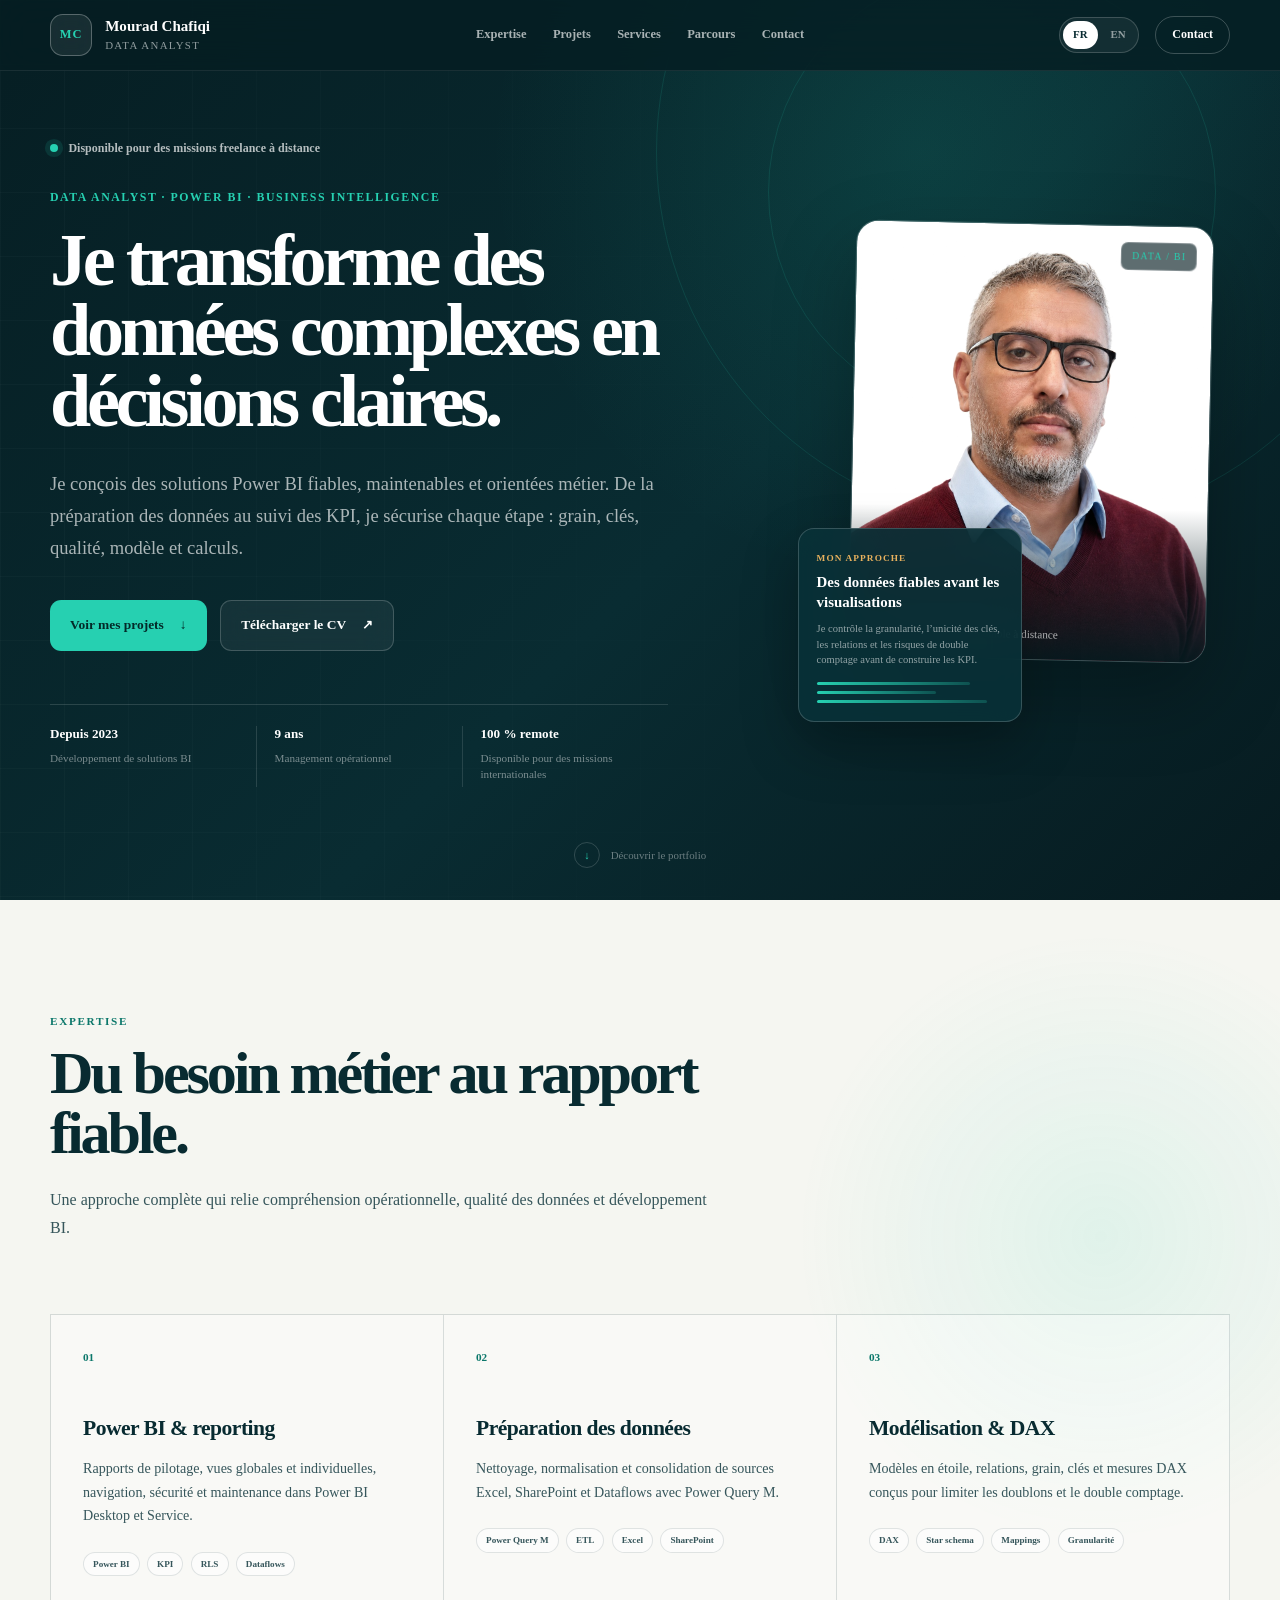
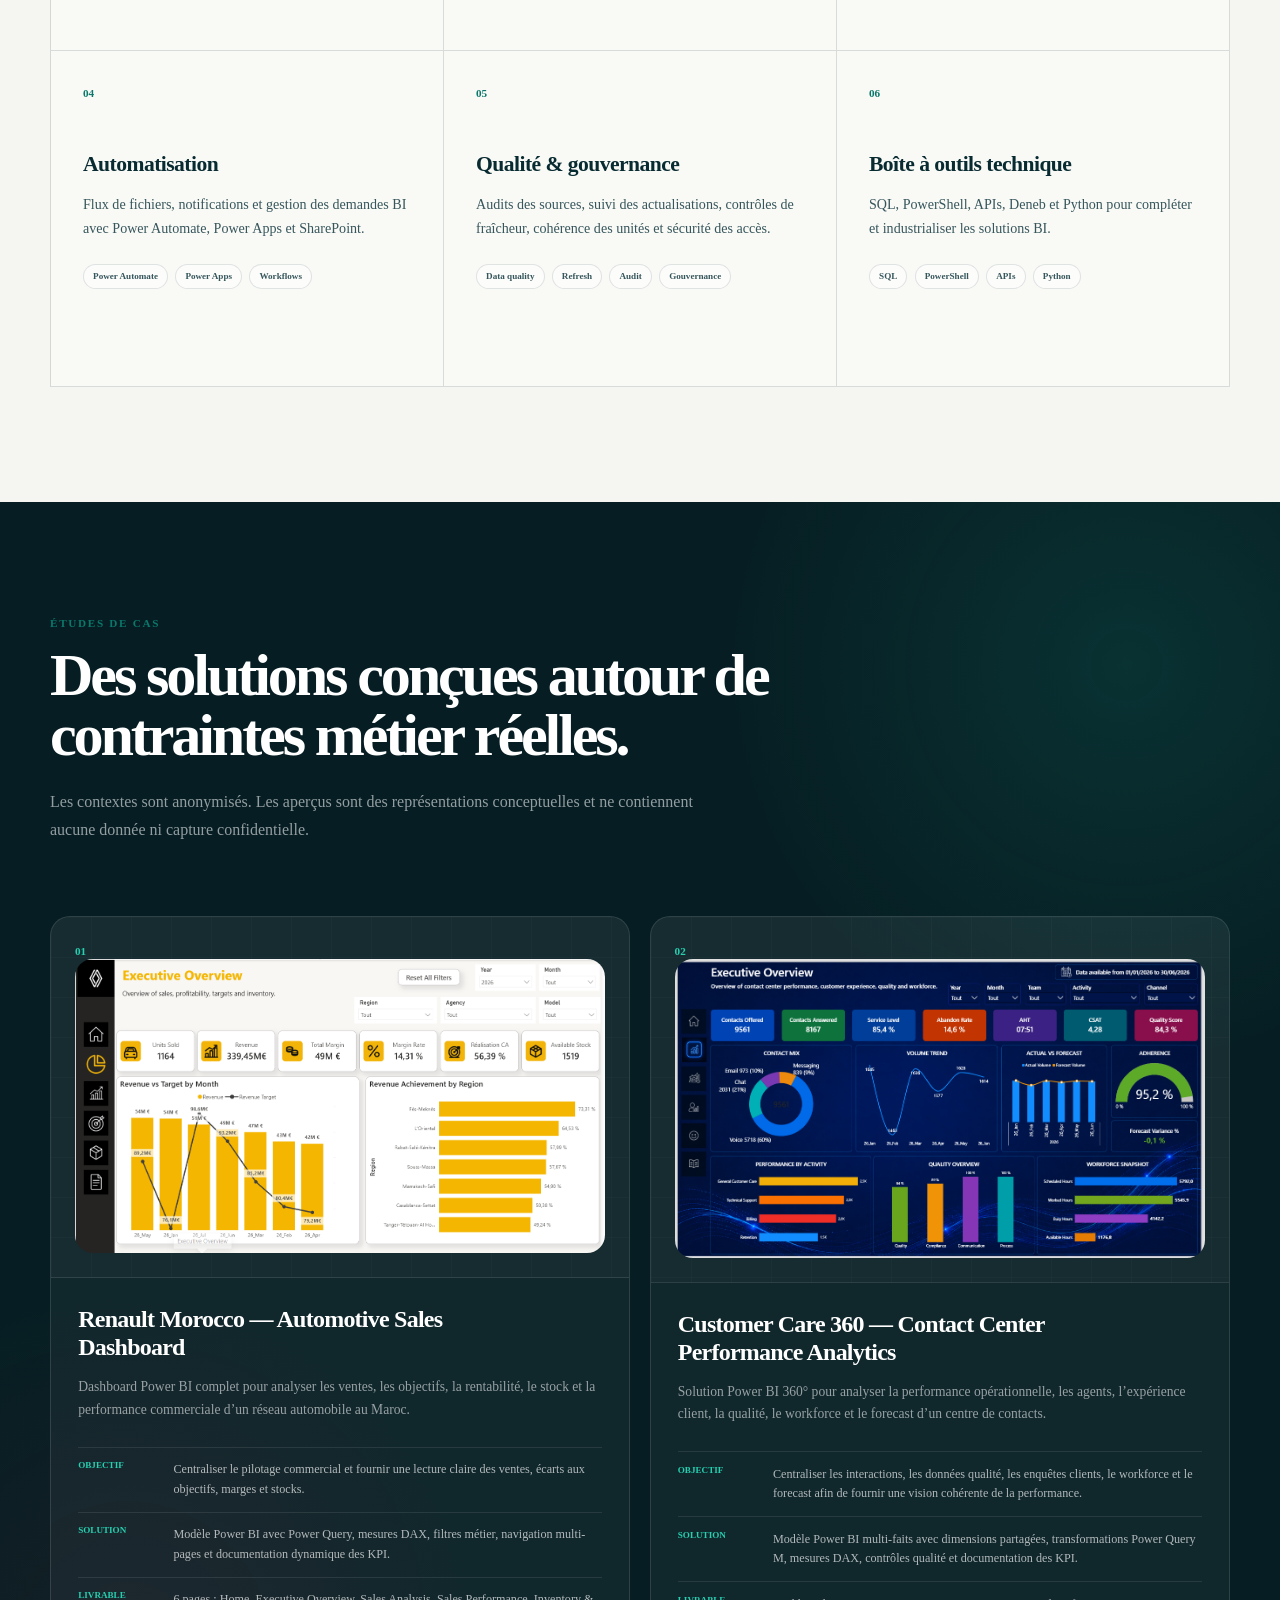
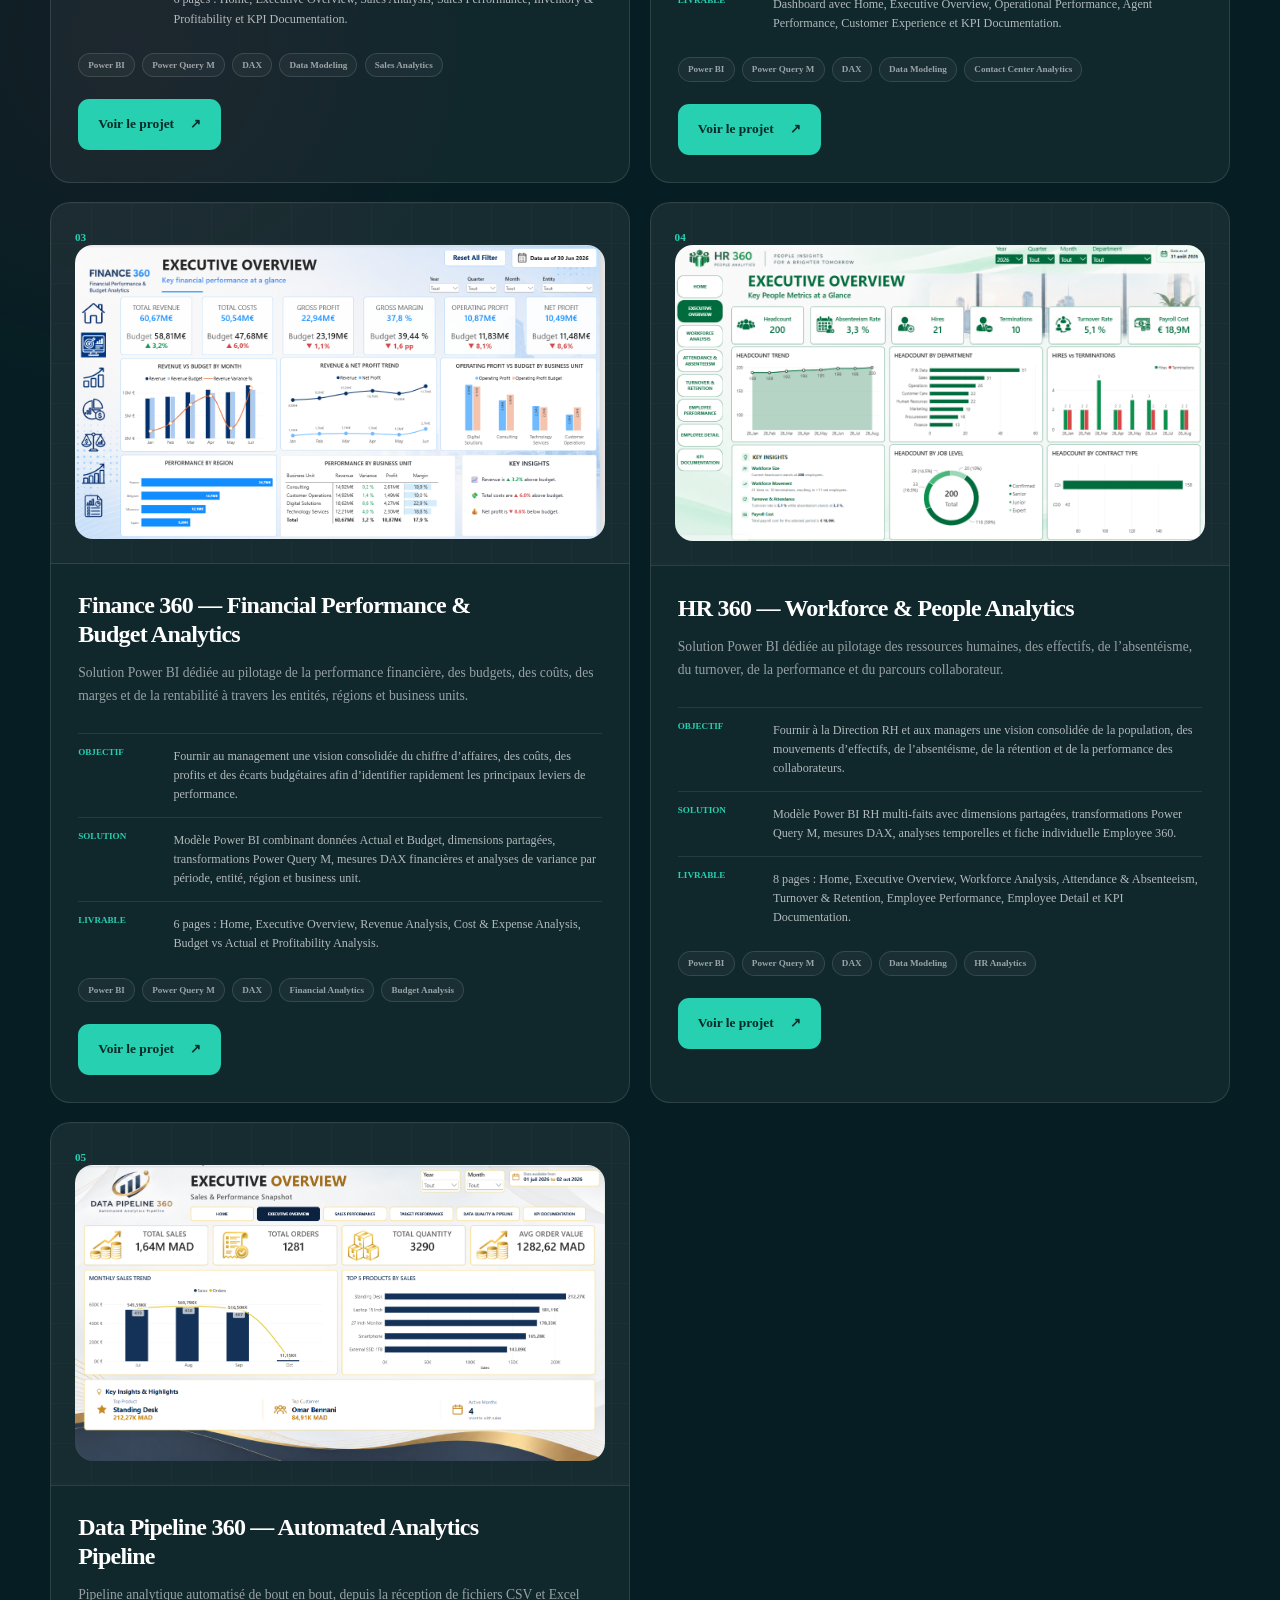
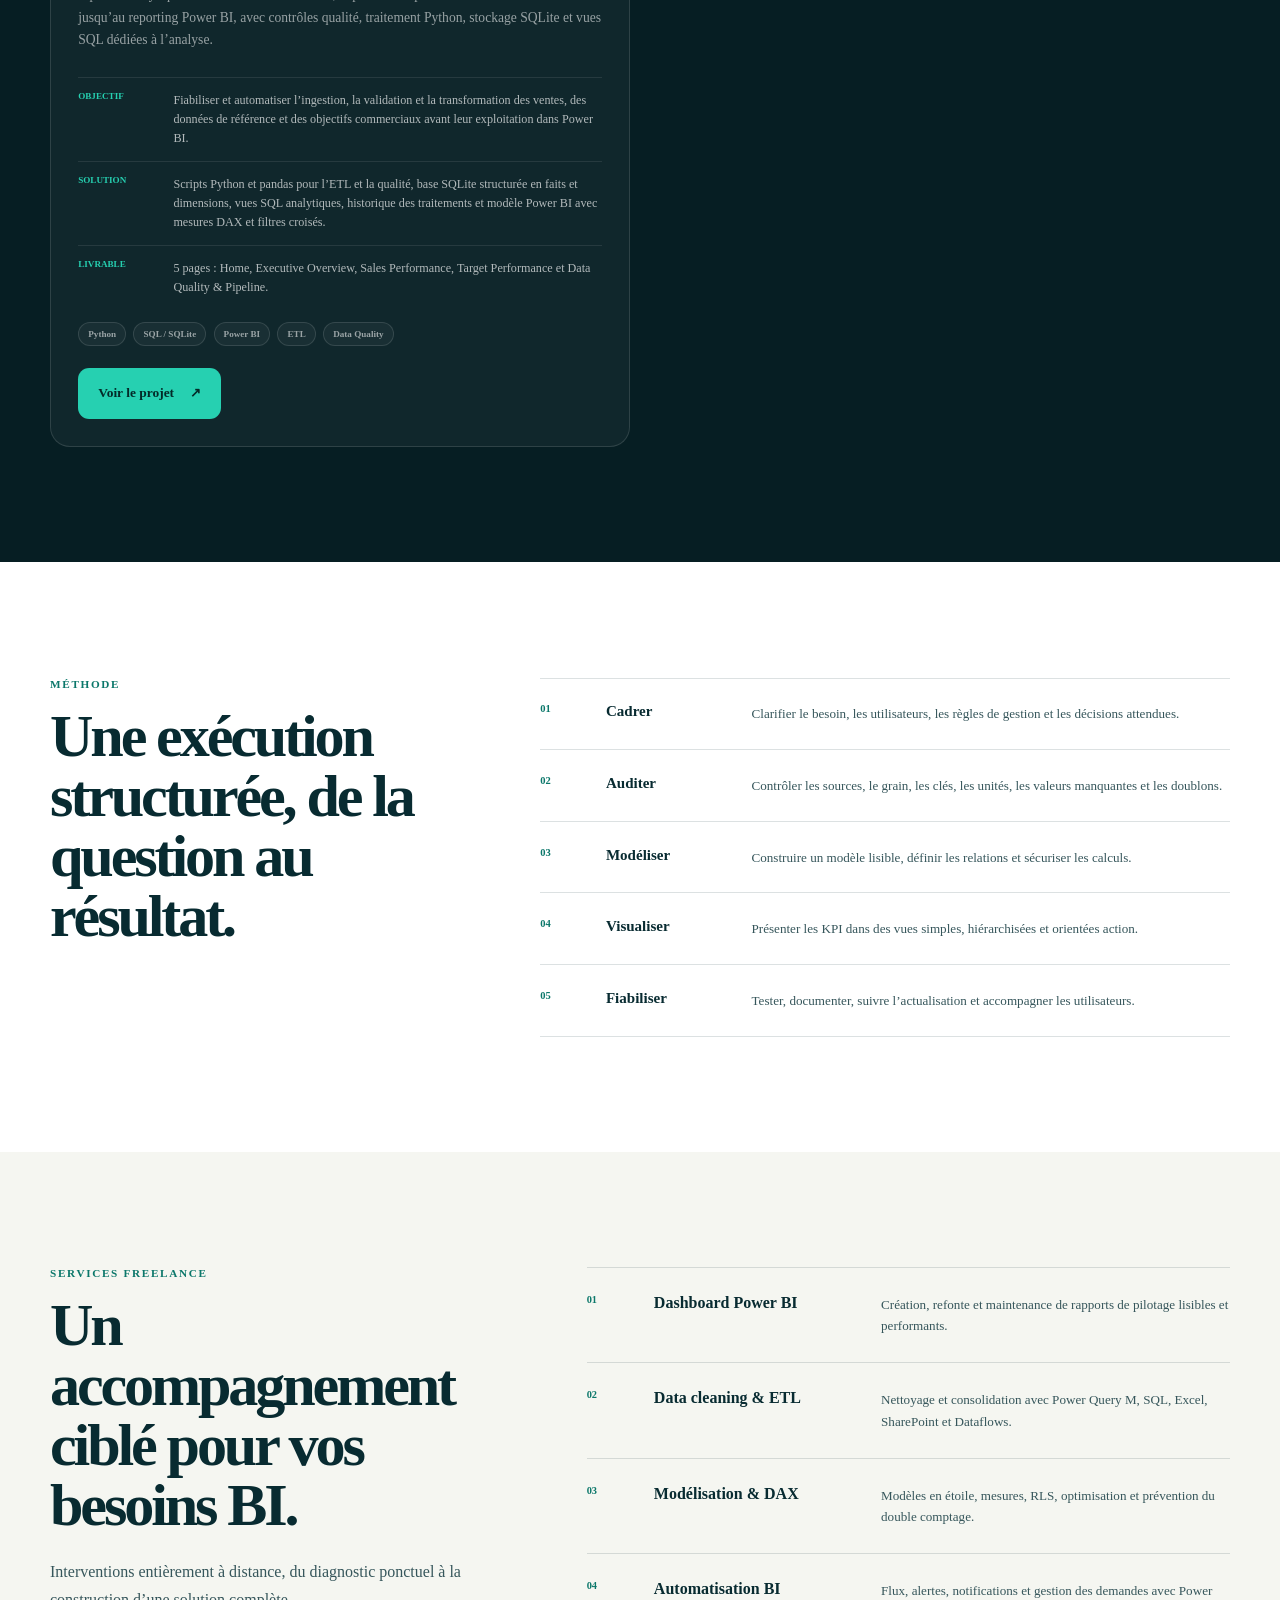
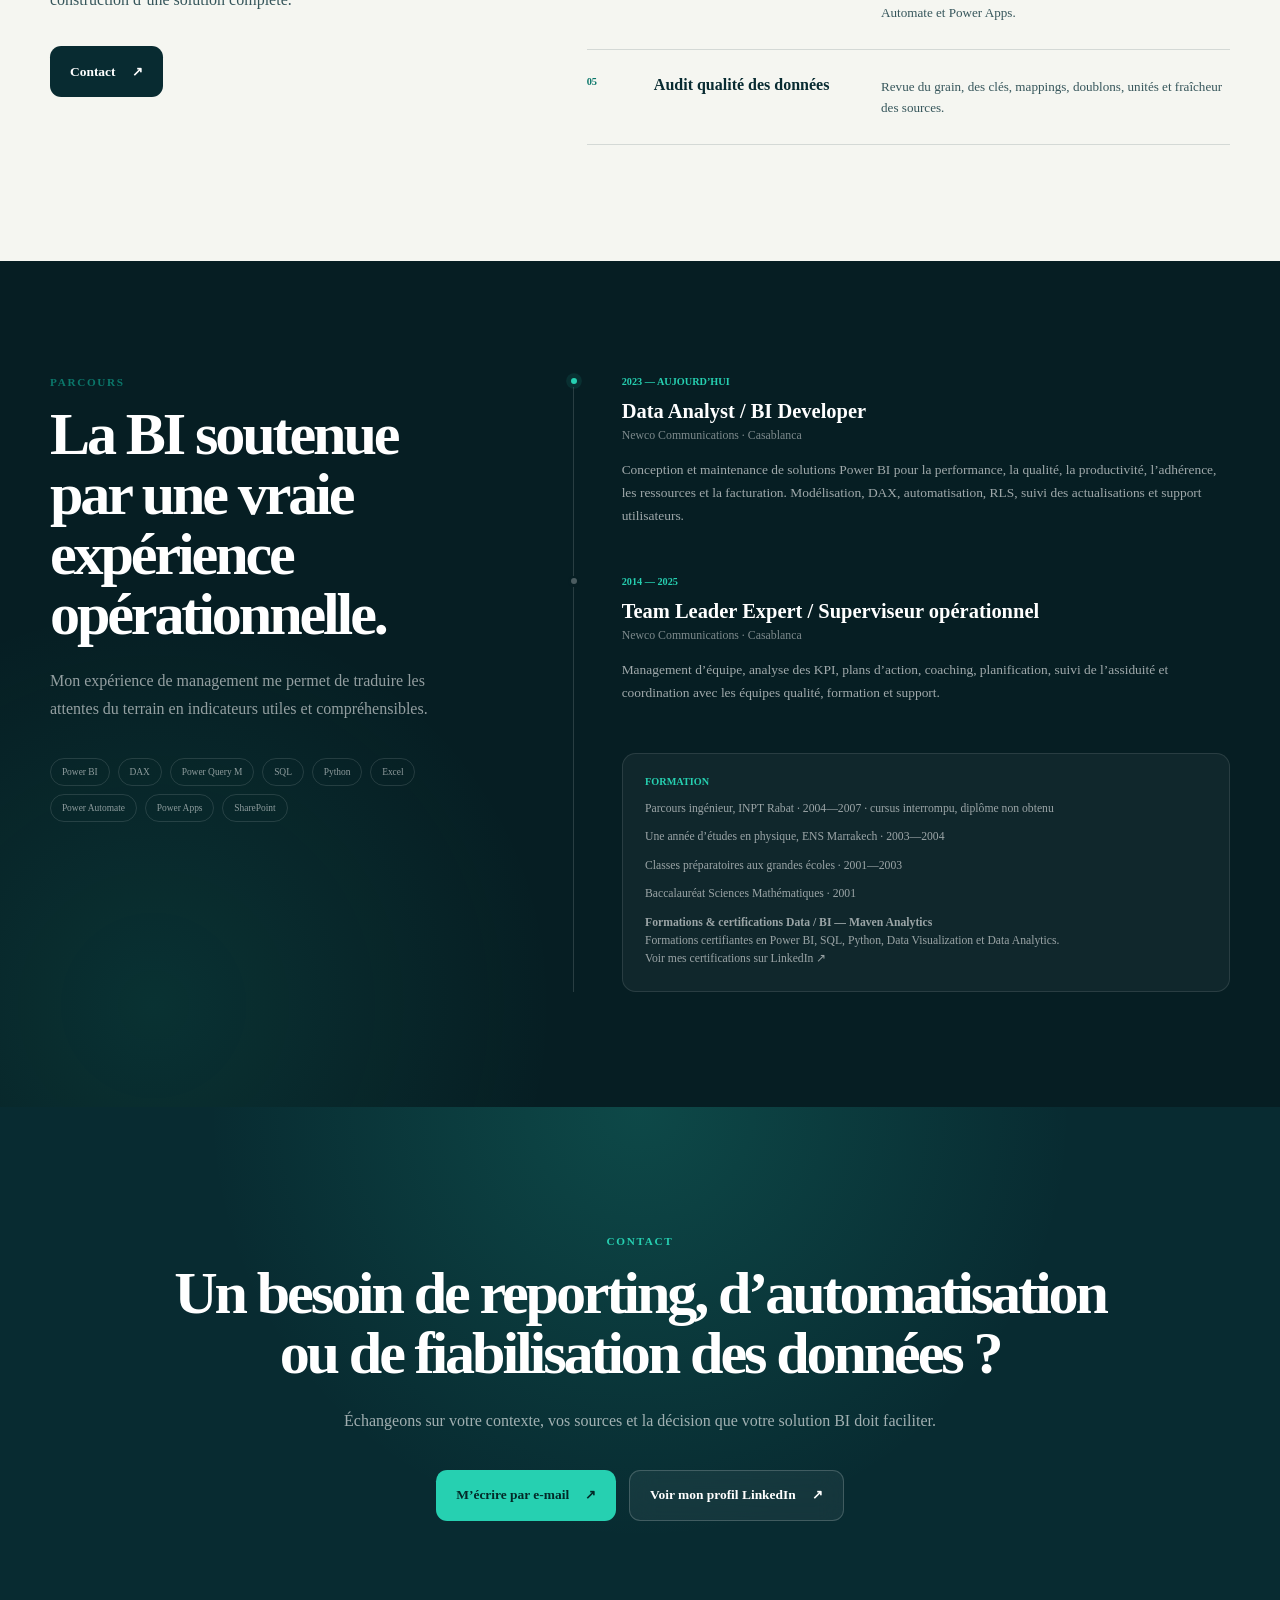
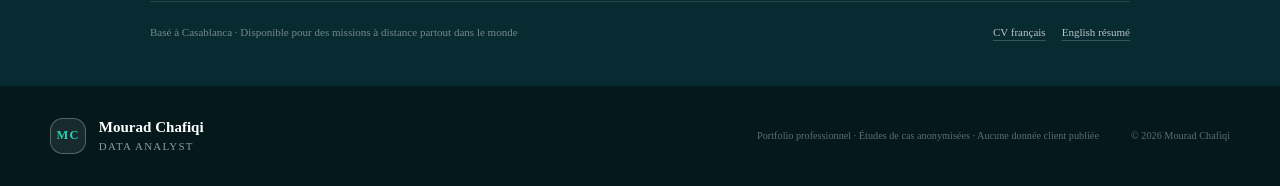
<file: index.html>
<!doctype html>
<html lang="fr">
<head>
  <meta charset="utf-8">
  <meta name="viewport" content="width=device-width, initial-scale=1">
  <meta name="description" content="Portfolio de Mourad Chafiqi, Data Analyst spécialisé en Power BI, DAX, Power Query, modélisation et automatisation BI.">
  <title>Mourad Chafiqi | Data Analyst & Power BI</title>
  <link rel="icon" href="favicon.svg" type="image/svg+xml">
  <link rel="stylesheet" href="styles.css">
</head>

<body>

<link rel="preload" as="image" href="mourad-chafiqi.jpg"/>

<main>

<a class="skip-link" href="#main-content">
  Découvrir le portfolio
</a>

<header class="site-header">

  <a class="brand" href="#top" aria-label="Mourad Chafiqi">
    <span class="brand-mark">MC</span>

    <span class="brand-copy">
      <strong>Mourad Chafiqi</strong>
      <small>Data Analyst</small>
    </span>
  </a>

  <nav class="desktop-nav" aria-label="Navigation principale">
    <a href="#expertise">Expertise</a>
    <a href="#projects">Projets</a>
    <a href="#services">Services</a>
    <a href="#journey">Parcours</a>
    <a href="#contact">Contact</a>
  </nav>

  <div class="header-actions">

    <div class="language-switch" aria-label="Choix de la langue">
      <a
        class="is-active"
        href="index.html"
        aria-current="page"
      >
        FR
      </a>

      <a href="en.html">EN</a>
    </div>

    <a
      class="header-contact"
      href="mailto:ch.mourad@gmail.com"
    >
      Contact
    </a>

  </div>

</header>


<section class="hero" id="top">

  <div class="hero-orbit hero-orbit-one"></div>
  <div class="hero-orbit hero-orbit-two"></div>

  <div class="hero-grid" id="main-content">

    <div class="hero-copy">

      <div class="availability">
        <span aria-hidden="true"></span>
        Disponible pour des missions freelance à distance
      </div>

      <p class="eyebrow">
        Data Analyst · Power BI · Business Intelligence
      </p>

      <h1>
        Je transforme des données complexes en décisions claires.
      </h1>

      <p class="hero-intro">
        Je conçois des solutions Power BI fiables,
        maintenables et orientées métier.

        De la préparation des données au suivi des KPI,
        je sécurise chaque étape :
        grain, clés, qualité, modèle et calculs.
      </p>

      <div class="hero-actions">

        <a
          class="button button-primary"
          href="#projects"
        >
          Voir mes projets
          <span aria-hidden="true">↓</span>
        </a>

        <a
          class="button button-secondary"
          href="CV_Mourad_Chafiqi_Data_Analyst_FR.pdf"
          download=""
        >
          Télécharger le CV
          <span aria-hidden="true">↗</span>
        </a>

      </div>

      <div class="proof-grid" aria-label="Expérience en bref">

        <div class="proof-item">
          <strong>Depuis 2023</strong>
          <span>Développement de solutions BI</span>
        </div>

        <div class="proof-item">
          <strong>9 ans</strong>
          <span>Management opérationnel</span>
        </div>

        <div class="proof-item">
          <strong>100 % remote</strong>
          <span>Disponible pour des missions internationales</span>
        </div>

      </div>

    </div>


    <div class="hero-visual">

      <div class="portrait-frame">

        <div class="portrait-label">
          DATA / BI
        </div>

        <img
          src="mourad-chafiqi.jpg"
          alt="Portrait professionnel de Mourad Chafiqi"
        />

        <p>
          Casablanca, Maroc · Disponible à distance
        </p>

      </div>


      <aside class="focus-card">

        <span>Mon approche</span>

        <h2>
          Des données fiables avant les visualisations
        </h2>

        <p>
          Je contrôle la granularité,
          l’unicité des clés,
          les relations et les risques de double comptage
          avant de construire les KPI.
        </p>

        <div class="focus-bars" aria-hidden="true">
          <i style="width:82%"></i>
          <i style="width:64%"></i>
          <i style="width:91%"></i>
        </div>

      </aside>

    </div>

  </div>

  <a
    class="scroll-cue"
    href="#expertise"
  >
    <span aria-hidden="true">↓</span>
    Découvrir le portfolio
  </a>

</section>


<section
  class="section expertise-section"
  id="expertise"
>

  <div class="section-shell">

    <div class="section-heading">

      <p class="section-label">
        Expertise
      </p>

      <h2>
        Du besoin métier au rapport fiable.
      </h2>

      <p>
        Une approche complète qui relie compréhension opérationnelle,
        qualité des données et développement BI.
      </p>

    </div>


    <div class="expertise-grid">


      <article class="expertise-card">

        <span class="card-number">01</span>

        <h3>
          Power BI &amp; reporting
        </h3>

        <p>
          Rapports de pilotage,
          vues globales et individuelles,
          navigation,
          sécurité et maintenance
          dans Power BI Desktop et Service.
        </p>

        <div class="tag-row">
          <span>Power BI</span>
          <span>KPI</span>
          <span>RLS</span>
          <span>Dataflows</span>
        </div>

      </article>


      <article class="expertise-card">

        <span class="card-number">02</span>

        <h3>
          Préparation des données
        </h3>

        <p>
          Nettoyage,
          normalisation et consolidation
          de sources Excel,
          SharePoint et Dataflows
          avec Power Query M.
        </p>

        <div class="tag-row">
          <span>Power Query M</span>
          <span>ETL</span>
          <span>Excel</span>
          <span>SharePoint</span>
        </div>

      </article>


      <article class="expertise-card">

        <span class="card-number">03</span>

        <h3>
          Modélisation &amp; DAX
        </h3>

        <p>
          Modèles en étoile,
          relations,
          grain,
          clés et mesures DAX
          conçus pour limiter les doublons
          et le double comptage.
        </p>

        <div class="tag-row">
          <span>DAX</span>
          <span>Star schema</span>
          <span>Mappings</span>
          <span>Granularité</span>
        </div>

      </article>


      <article class="expertise-card">

        <span class="card-number">04</span>

        <h3>
          Automatisation
        </h3>

        <p>
          Flux de fichiers,
          notifications et gestion des demandes BI
          avec Power Automate,
          Power Apps et SharePoint.
        </p>

        <div class="tag-row">
          <span>Power Automate</span>
          <span>Power Apps</span>
          <span>Workflows</span>
        </div>

      </article>


      <article class="expertise-card">

        <span class="card-number">05</span>

        <h3>
          Qualité &amp; gouvernance
        </h3>

        <p>
          Audits des sources,
          suivi des actualisations,
          contrôles de fraîcheur,
          cohérence des unités
          et sécurité des accès.
        </p>

        <div class="tag-row">
          <span>Data quality</span>
          <span>Refresh</span>
          <span>Audit</span>
          <span>Gouvernance</span>
        </div>

      </article>


      <article class="expertise-card">

        <span class="card-number">06</span>

        <h3>
          Boîte à outils technique
        </h3>

        <p>
          SQL,
          PowerShell,
          APIs,
          Deneb
          et Python
          pour compléter et industrialiser
          les solutions BI.
        </p>

        <div class="tag-row">
          <span>SQL</span>
          <span>PowerShell</span>
          <span>APIs</span>
          <span>Python</span>
        </div>

      </article>

    </div>

  </div>

</section>


<section
  class="section projects-section"
  id="projects"
>

  <div class="section-shell">

    <div class="section-heading section-heading-light">

      <p class="section-label">
        Études de cas
      </p>

      <h2>
        Des solutions conçues autour de contraintes métier réelles.
      </h2>

      <p>
        Les contextes sont anonymisés.

        Les aperçus sont des représentations conceptuelles
        et ne contiennent aucune donnée
        ni capture confidentielle.
      </p>

    </div>


    <div class="projects-grid">


      <!-- ================================================= -->
      <!-- PROJET 01 — RENAULT MOROCCO -->
      <!-- ================================================= -->

      <article class="project-card project-card-featured">

        <div class="project-card-top">

          <span class="project-index">01</span>

          <a
            href="project-renault.html"
            aria-label="Voir le projet Renault Morocco"
          >
            <img
              src="images/renault/executive-overview.png"
              alt="Aperçu du dashboard Power BI Renault Morocco"
              style="width:100%;height:auto;display:block;border-radius:18px;"
            >
          </a>

        </div>


        <div class="project-card-copy">

          <h3>
            Renault Morocco — Automotive Sales Dashboard
          </h3>

          <p class="project-summary">
            Dashboard Power BI complet pour analyser
            les ventes,
            les objectifs,
            la rentabilité,
            le stock
            et la performance commerciale
            d’un réseau automobile au Maroc.
          </p>

          <dl>

            <div>
              <dt>Objectif</dt>

              <dd>
                Centraliser le pilotage commercial
                et fournir une lecture claire
                des ventes,
                écarts aux objectifs,
                marges et stocks.
              </dd>
            </div>


            <div>
              <dt>Solution</dt>

              <dd>
                Modèle Power BI avec Power Query,
                mesures DAX,
                filtres métier,
                navigation multi-pages
                et documentation dynamique des KPI.
              </dd>
            </div>


            <div>
              <dt>Livrable</dt>

              <dd>
                6 pages :
                Home,
                Executive Overview,
                Sales Analysis,
                Sales Performance,
                Inventory &amp; Profitability
                et KPI Documentation.
              </dd>
            </div>

          </dl>


          <div class="tag-row tag-row-dark">
            <span>Power BI</span>
            <span>Power Query M</span>
            <span>DAX</span>
            <span>Data Modeling</span>
            <span>Sales Analytics</span>
          </div>


          <div style="margin-top:22px;">

            <a
              class="button button-primary"
              href="project-renault.html"
            >
              Voir le projet
              <span aria-hidden="true">↗</span>
            </a>

          </div>

        </div>

      </article>


      <!-- ================================================= -->
      <!-- PROJET 02 — CUSTOMER CARE 360 -->
      <!-- ================================================= -->

      <article class="project-card project-card-featured">

        <div class="project-card-top">

          <span class="project-index">02</span>

          <a
            href="project-customer-care-360.html"
            aria-label="Voir le projet Customer Care 360"
          >
            <img
              src="images/customer-care-360/executive-overview.png"
              alt="Aperçu du dashboard Power BI Customer Care 360"
              style="width:100%;height:auto;display:block;border-radius:18px;"
            >
          </a>

        </div>


        <div class="project-card-copy">

          <h3>
            Customer Care 360 — Contact Center Performance Analytics
          </h3>

          <p class="project-summary">
            Solution Power BI 360° pour analyser
            la performance opérationnelle,
            les agents,
            l’expérience client,
            la qualité,
            le workforce
            et le forecast d’un centre de contacts.
          </p>

          <dl>

            <div>
              <dt>Objectif</dt>

              <dd>
                Centraliser les interactions,
                les données qualité,
                les enquêtes clients,
                le workforce
                et le forecast
                afin de fournir une vision cohérente
                de la performance.
              </dd>
            </div>


            <div>
              <dt>Solution</dt>

              <dd>
                Modèle Power BI multi-faits
                avec dimensions partagées,
                transformations Power Query M,
                mesures DAX,
                contrôles qualité
                et documentation des KPI.
              </dd>
            </div>


            <div>
              <dt>Livrable</dt>

              <dd>
                Dashboard avec
                Home,
                Executive Overview,
                Operational Performance,
                Agent Performance,
                Customer Experience
                et KPI Documentation.
              </dd>
            </div>

          </dl>


          <div class="tag-row tag-row-dark">
            <span>Power BI</span>
            <span>Power Query M</span>
            <span>DAX</span>
            <span>Data Modeling</span>
            <span>Contact Center Analytics</span>
          </div>


          <div style="margin-top:22px;">

            <a
              class="button button-primary"
              href="project-customer-care-360.html"
            >
              Voir le projet
              <span aria-hidden="true">↗</span>
            </a>

          </div>

        </div>

      </article>


      <!-- ================================================= -->
      <!-- PROJET 03 — FINANCE 360 -->
      <!-- ================================================= -->

      <article class="project-card project-card-featured">

        <div class="project-card-top">

          <span class="project-index">03</span>

          <a
            href="project-finance-360.html"
            aria-label="Voir le projet Finance 360"
          >
            <img
              src="images/finance-360/Executive overview.png"
              alt="Aperçu du dashboard Power BI Finance 360"
              style="width:100%;height:auto;display:block;border-radius:18px;"
            >
          </a>

        </div>


        <div class="project-card-copy">

          <h3>
            Finance 360 — Financial Performance &amp; Budget Analytics
          </h3>

          <p class="project-summary">
            Solution Power BI dédiée au pilotage
            de la performance financière,
            des budgets,
            des coûts,
            des marges
            et de la rentabilité
            à travers les entités,
            régions
            et business units.
          </p>

          <dl>

            <div>
              <dt>Objectif</dt>

              <dd>
                Fournir au management
                une vision consolidée du chiffre d’affaires,
                des coûts,
                des profits
                et des écarts budgétaires
                afin d’identifier rapidement
                les principaux leviers de performance.
              </dd>
            </div>


            <div>
              <dt>Solution</dt>

              <dd>
                Modèle Power BI combinant
                données Actual et Budget,
                dimensions partagées,
                transformations Power Query M,
                mesures DAX financières
                et analyses de variance
                par période,
                entité,
                région
                et business unit.
              </dd>
            </div>


            <div>
              <dt>Livrable</dt>

              <dd>
                6 pages :
                Home,
                Executive Overview,
                Revenue Analysis,
                Cost &amp; Expense Analysis,
                Budget vs Actual
                et Profitability Analysis.
              </dd>
            </div>

          </dl>


          <div class="tag-row tag-row-dark">
            <span>Power BI</span>
            <span>Power Query M</span>
            <span>DAX</span>
            <span>Financial Analytics</span>
            <span>Budget Analysis</span>
          </div>


          <div style="margin-top:22px;">

            <a
              class="button button-primary"
              href="project-finance-360.html"
            >
              Voir le projet
              <span aria-hidden="true">↗</span>
            </a>

          </div>

        </div>

      </article>


      <!-- ================================================= -->
      <!-- PROJET 04 — HR 360 -->
      <!-- ================================================= -->

      <article class="project-card project-card-featured">

        <div class="project-card-top">

          <span class="project-index">04</span>

          <a
            href="project-hr-360.html"
            aria-label="Voir le projet HR 360"
          >
            <img
              src="images/hr-360/EXECUTIVE OVERVIEW.png"
              alt="Aperçu du dashboard Power BI HR 360"
              style="width:100%;height:auto;display:block;border-radius:18px;"
            >
          </a>

        </div>


        <div class="project-card-copy">

          <h3>
            HR 360 — Workforce &amp; People Analytics
          </h3>

          <p class="project-summary">
            Solution Power BI dédiée au pilotage des ressources humaines,
            des effectifs,
            de l’absentéisme,
            du turnover,
            de la performance
            et du parcours collaborateur.
          </p>

          <dl>

            <div>
              <dt>Objectif</dt>

              <dd>
                Fournir à la Direction RH et aux managers
                une vision consolidée de la population,
                des mouvements d’effectifs,
                de l’absentéisme,
                de la rétention
                et de la performance des collaborateurs.
              </dd>
            </div>


            <div>
              <dt>Solution</dt>

              <dd>
                Modèle Power BI RH multi-faits
                avec dimensions partagées,
                transformations Power Query M,
                mesures DAX,
                analyses temporelles
                et fiche individuelle Employee 360.
              </dd>
            </div>


            <div>
              <dt>Livrable</dt>

              <dd>
                8 pages :
                Home,
                Executive Overview,
                Workforce Analysis,
                Attendance &amp; Absenteeism,
                Turnover &amp; Retention,
                Employee Performance,
                Employee Detail
                et KPI Documentation.
              </dd>
            </div>

          </dl>


          <div class="tag-row tag-row-dark">
            <span>Power BI</span>
            <span>Power Query M</span>
            <span>DAX</span>
            <span>Data Modeling</span>
            <span>HR Analytics</span>
          </div>


          <div style="margin-top:22px;">

            <a
              class="button button-primary"
              href="project-hr-360.html"
            >
              Voir le projet
              <span aria-hidden="true">↗</span>
            </a>

          </div>

        </div>

      </article>


      <!-- ================================================= -->
      <!-- PROJET 05 — DATA PIPELINE 360 -->
      <!-- ================================================= -->

      <article class="project-card project-card-featured">

        <div class="project-card-top">

          <span class="project-index">05</span>

          <a
            href="project-data-pipeline-360.html"
            aria-label="Voir le projet Data Pipeline 360"
          >
            <img
              src="images/data-pipeline-360/EXECUTIVE OVERVIEW.png"
              alt="Aperçu du dashboard Power BI Data Pipeline 360"
              style="width:100%;height:auto;display:block;border-radius:18px;"
            >
          </a>

        </div>


        <div class="project-card-copy">

          <h3>
            Data Pipeline 360 — Automated Analytics Pipeline
          </h3>

          <p class="project-summary">
            Pipeline analytique automatisé de bout en bout,
            depuis la réception de fichiers CSV et Excel
            jusqu’au reporting Power BI,
            avec contrôles qualité,
            traitement Python,
            stockage SQLite
            et vues SQL dédiées à l’analyse.
          </p>

          <dl>

            <div>
              <dt>Objectif</dt>

              <dd>
                Fiabiliser et automatiser l’ingestion,
                la validation et la transformation
                des ventes, des données de référence
                et des objectifs commerciaux
                avant leur exploitation dans Power BI.
              </dd>
            </div>


            <div>
              <dt>Solution</dt>

              <dd>
                Scripts Python et pandas pour l’ETL et la qualité,
                base SQLite structurée en faits et dimensions,
                vues SQL analytiques,
                historique des traitements
                et modèle Power BI avec mesures DAX
                et filtres croisés.
              </dd>
            </div>


            <div>
              <dt>Livrable</dt>

              <dd>
                5 pages :
                Home,
                Executive Overview,
                Sales Performance,
                Target Performance
                et Data Quality &amp; Pipeline.
              </dd>
            </div>

          </dl>


          <div class="tag-row tag-row-dark">
            <span>Python</span>
            <span>SQL / SQLite</span>
            <span>Power BI</span>
            <span>ETL</span>
            <span>Data Quality</span>
          </div>


          <div style="margin-top:22px;">

            <a
              class="button button-primary"
              href="project-data-pipeline-360.html"
            >
              Voir le projet
              <span aria-hidden="true">↗</span>
            </a>

          </div>

        </div>

      </article>

    </div>

  </div>

</section>


<section class="section method-section">

  <div class="section-shell method-shell">

    <div class="section-heading">

      <p class="section-label">
        Méthode
      </p>

      <h2>
        Une exécution structurée, de la question au résultat.
      </h2>

    </div>


    <div class="method-track">

      <article class="method-step">
        <span>01</span>

        <h3>Cadrer</h3>

        <p>
          Clarifier le besoin,
          les utilisateurs,
          les règles de gestion
          et les décisions attendues.
        </p>
      </article>


      <article class="method-step">
        <span>02</span>

        <h3>Auditer</h3>

        <p>
          Contrôler les sources,
          le grain,
          les clés,
          les unités,
          les valeurs manquantes
          et les doublons.
        </p>
      </article>


      <article class="method-step">
        <span>03</span>

        <h3>Modéliser</h3>

        <p>
          Construire un modèle lisible,
          définir les relations
          et sécuriser les calculs.
        </p>
      </article>


      <article class="method-step">
        <span>04</span>

        <h3>Visualiser</h3>

        <p>
          Présenter les KPI
          dans des vues simples,
          hiérarchisées
          et orientées action.
        </p>
      </article>


      <article class="method-step">
        <span>05</span>

        <h3>Fiabiliser</h3>

        <p>
          Tester,
          documenter,
          suivre l’actualisation
          et accompagner les utilisateurs.
        </p>
      </article>

    </div>

  </div>

</section>


<section
  class="section services-section"
  id="services"
>

  <div class="section-shell services-shell">

    <div class="services-intro">

      <div class="section-heading">

        <p class="section-label">
          Services freelance
        </p>

        <h2>
          Un accompagnement ciblé pour vos besoins BI.
        </h2>

        <p>
          Interventions entièrement à distance,
          du diagnostic ponctuel
          à la construction d’une solution complète.
        </p>

      </div>


      <a
        class="button button-ink"
        href="mailto:ch.mourad@gmail.com"
      >
        Contact
        <span aria-hidden="true">↗</span>
      </a>

    </div>


    <div class="services-list">


      <article class="service-item">

        <span>01</span>

        <h3>
          Dashboard Power BI
        </h3>

        <p>
          Création,
          refonte
          et maintenance
          de rapports de pilotage
          lisibles et performants.
        </p>

      </article>


      <article class="service-item">

        <span>02</span>

        <h3>
          Data cleaning &amp; ETL
        </h3>

        <p>
          Nettoyage et consolidation
          avec Power Query M,
          SQL,
          Excel,
          SharePoint
          et Dataflows.
        </p>

      </article>


      <article class="service-item">

        <span>03</span>

        <h3>
          Modélisation &amp; DAX
        </h3>

        <p>
          Modèles en étoile,
          mesures,
          RLS,
          optimisation
          et prévention du double comptage.
        </p>

      </article>


      <article class="service-item">

        <span>04</span>

        <h3>
          Automatisation BI
        </h3>

        <p>
          Flux,
          alertes,
          notifications
          et gestion des demandes
          avec Power Automate
          et Power Apps.
        </p>

      </article>


      <article class="service-item">

        <span>05</span>

        <h3>
          Audit qualité des données
        </h3>

        <p>
          Revue du grain,
          des clés,
          mappings,
          doublons,
          unités
          et fraîcheur des sources.
        </p>

      </article>

    </div>

  </div>

</section>


<section
  class="section journey-section"
  id="journey"
>

  <div class="section-shell journey-shell">

    <div class="journey-intro">

      <div class="section-heading section-heading-light">

        <p class="section-label">
          Parcours
        </p>

        <h2>
          La BI soutenue par une vraie expérience opérationnelle.
        </h2>

        <p>
          Mon expérience de management
          me permet de traduire
          les attentes du terrain
          en indicateurs utiles
          et compréhensibles.
        </p>

      </div>


      <div
        class="tool-cloud"
        aria-label="Outils"
      >
        <span>Power BI</span>
        <span>DAX</span>
        <span>Power Query M</span>
        <span>SQL</span>
        <span>Python</span>
        <span>Excel</span>
        <span>Power Automate</span>
        <span>Power Apps</span>
        <span>SharePoint</span>
      </div>

    </div>


    <div class="timeline">


      <article class="timeline-item">

        <div class="timeline-marker">
          <i class="is-current"></i>
        </div>

        <p class="timeline-period">
          2023 — aujourd’hui
        </p>

        <h3>
          Data Analyst / BI Developer
        </h3>

        <strong>
          Newco Communications · Casablanca
        </strong>

        <p>
          Conception et maintenance de solutions Power BI
          pour la performance,
          la qualité,
          la productivité,
          l’adhérence,
          les ressources
          et la facturation.

          Modélisation,
          DAX,
          automatisation,
          RLS,
          suivi des actualisations
          et support utilisateurs.
        </p>

      </article>


      <article class="timeline-item">

        <div class="timeline-marker">
          <i></i>
        </div>

        <p class="timeline-period">
          2014 — 2025
        </p>

        <h3>
          Team Leader Expert / Superviseur opérationnel
        </h3>

        <strong>
          Newco Communications · Casablanca
        </strong>

        <p>
          Management d’équipe,
          analyse des KPI,
          plans d’action,
          coaching,
          planification,
          suivi de l’assiduité
          et coordination avec les équipes
          qualité,
          formation
          et support.
        </p>

      </article>


      <article class="education-card">

        <p class="timeline-period">
          Formation
        </p>

        <ul>

          <li>
            Parcours ingénieur,
            INPT Rabat · 2004—2007 ·
            cursus interrompu,
            diplôme non obtenu
          </li>

          <li>
            Une année d’études en physique,
            ENS Marrakech · 2003—2004
          </li>

          <li>
            Classes préparatoires aux grandes écoles · 2001—2003
          </li>

          <li>
            Baccalauréat Sciences Mathématiques · 2001
          </li>

          <li>
            <strong>
              Formations &amp; certifications Data / BI — Maven Analytics
            </strong>
            <br>
            Formations certifiantes en Power BI, SQL, Python,
            Data Visualization et Data Analytics.
            <br>

            <a
              href="https://www.linkedin.com/in/mourad-chafiqi-4062b8140/details/certifications/"
              target="_blank"
              rel="noreferrer"
            >
              Voir mes certifications sur LinkedIn ↗
            </a>
          </li>

        </ul>

      </article>

    </div>

  </div>

</section>


<section
  class="contact-section"
  id="contact"
>

  <div class="contact-shell">

    <p class="section-label">
      Contact
    </p>

    <h2>
      Un besoin de reporting,
      d’automatisation
      ou de fiabilisation des données ?
    </h2>

    <p class="contact-copy">
      Échangeons sur votre contexte,
      vos sources
      et la décision
      que votre solution BI doit faciliter.
    </p>


    <div class="contact-actions">

      <a
        class="button button-primary"
        href="mailto:ch.mourad@gmail.com"
      >
        M’écrire par e-mail
        <span aria-hidden="true">↗</span>
      </a>


      <a
        class="button button-secondary"
        href="https://www.linkedin.com/in/mourad-chafiqi-4062b8140/"
        target="_blank"
        rel="noreferrer"
      >
        Voir mon profil LinkedIn
        <span aria-hidden="true">↗</span>
      </a>

    </div>


    <div class="contact-meta">

      <span>
        Basé à Casablanca ·
        Disponible pour des missions
        à distance partout dans le monde
      </span>

      <div>

        <a
          href="CV_Mourad_Chafiqi_Data_Analyst_FR.pdf"
          download=""
        >
          CV français
        </a>

        <a
          href="CV_Mourad_Chafiqi_Data_Analyst_EN.pdf"
          download=""
        >
          English résumé
        </a>

      </div>

    </div>

  </div>

</section>


<footer>

  <div>

    <a
      class="brand footer-brand"
      href="#top"
      aria-label="Retour en haut"
    >

      <span class="brand-mark">
        MC
      </span>

      <span class="brand-copy">
        <strong>Mourad Chafiqi</strong>
        <small>Data Analyst</small>
      </span>

    </a>


    <p>
      Portfolio professionnel ·
      Études de cas anonymisées ·
      Aucune donnée client publiée
    </p>


    <span>
      © 2026 Mourad Chafiqi
    </span>

  </div>

</footer>

</main>

</body>
</html>
</file>
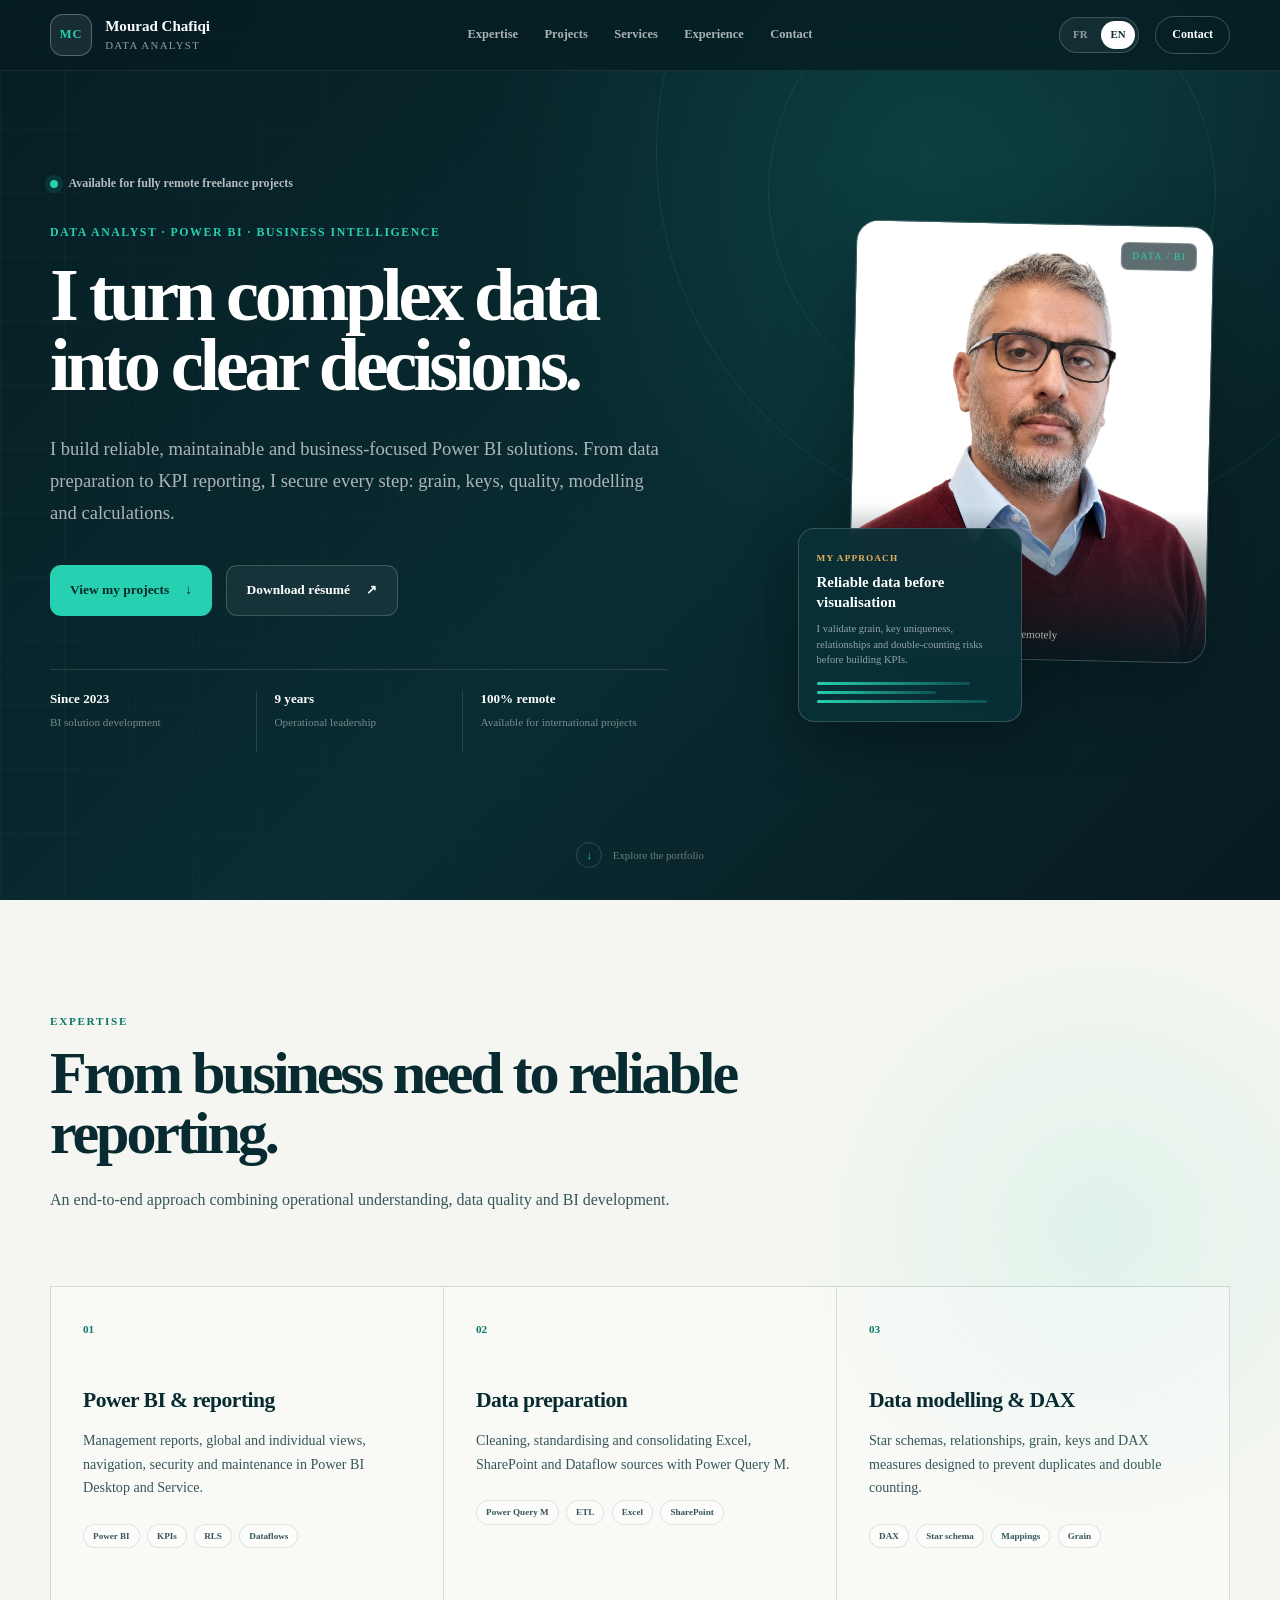
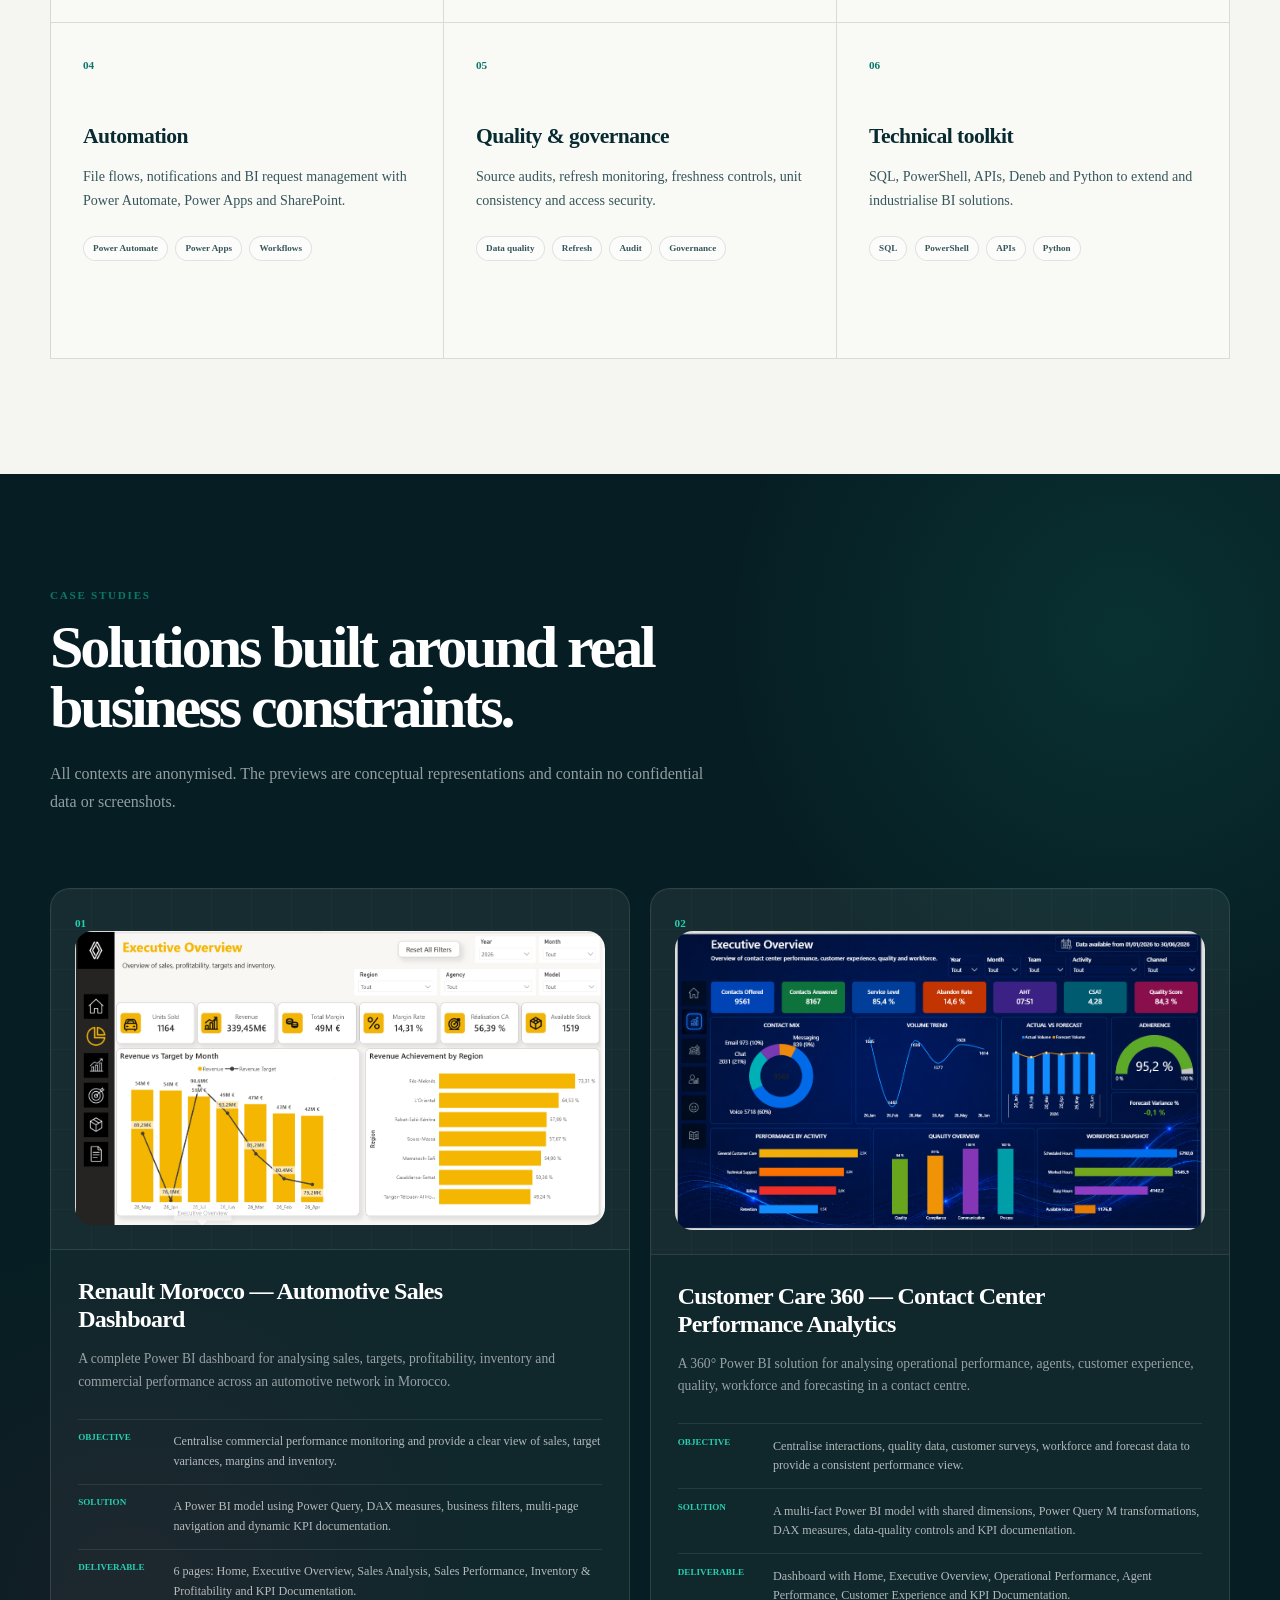
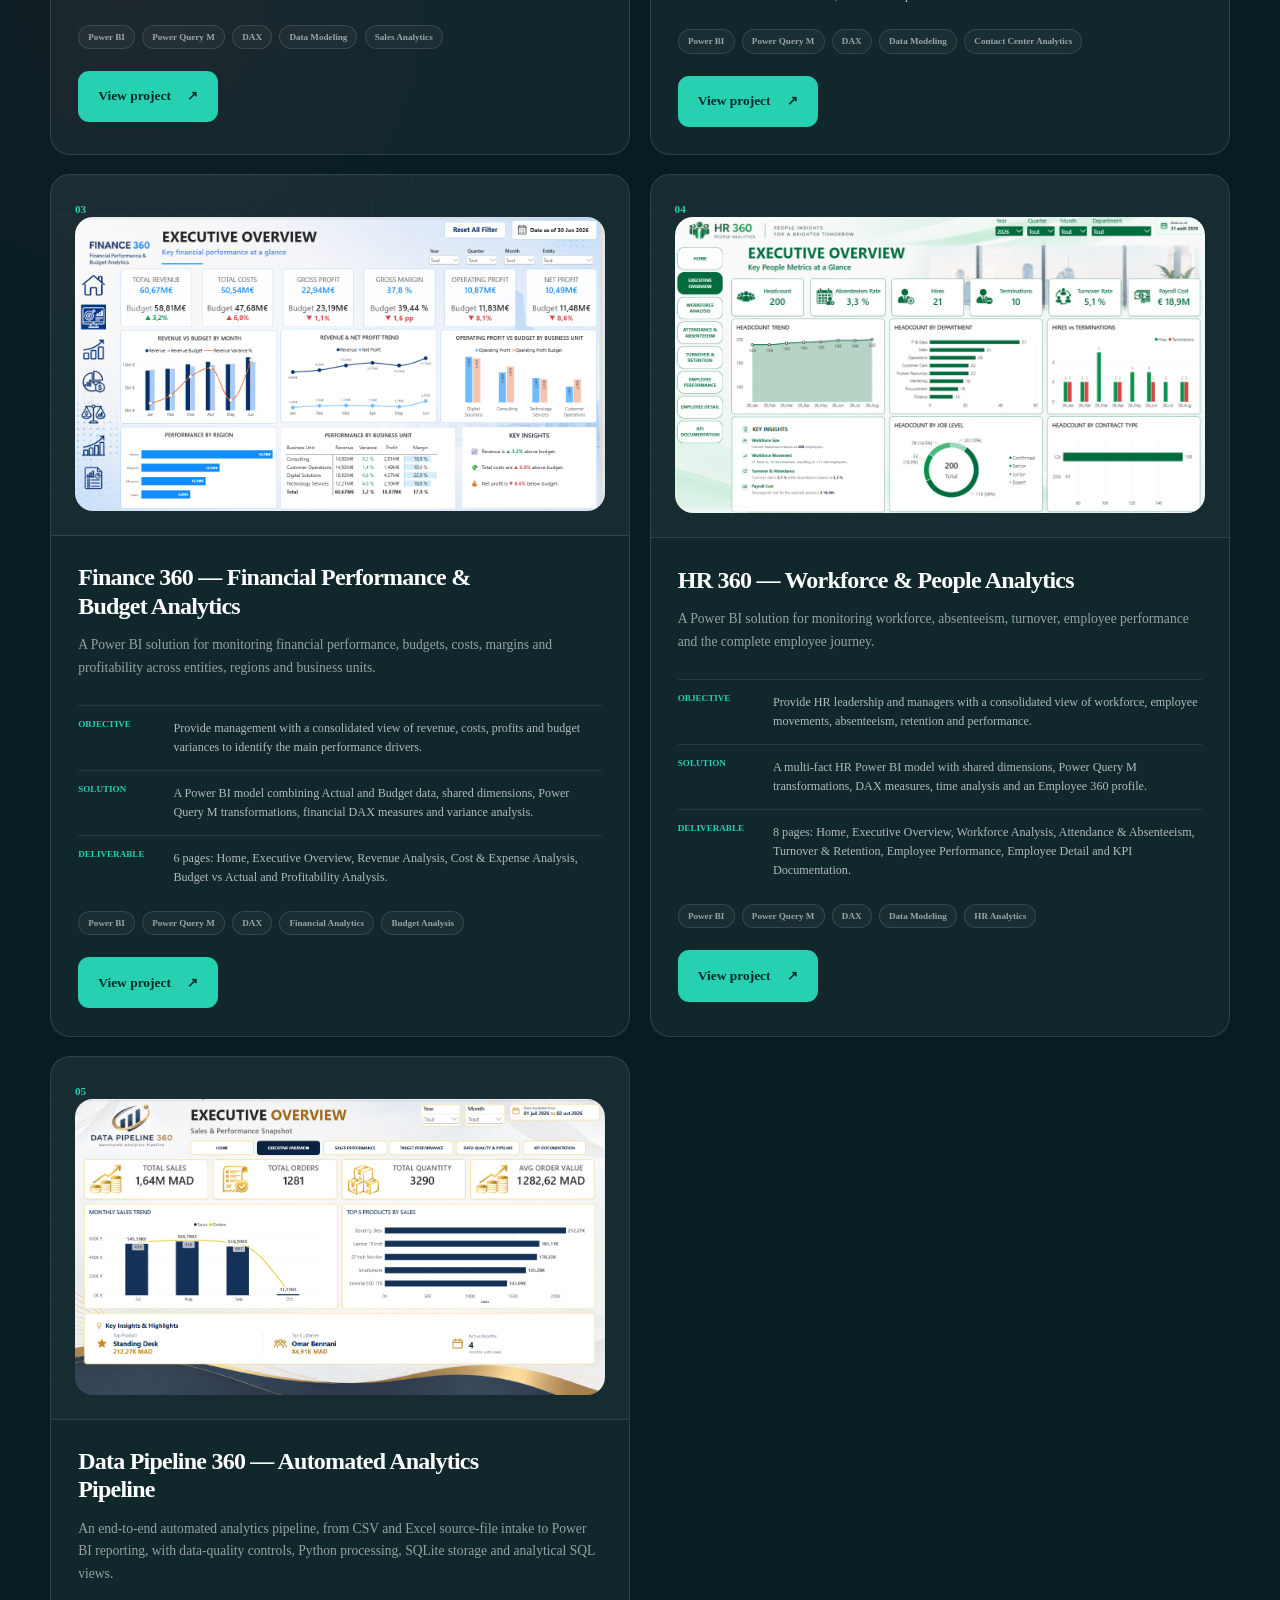
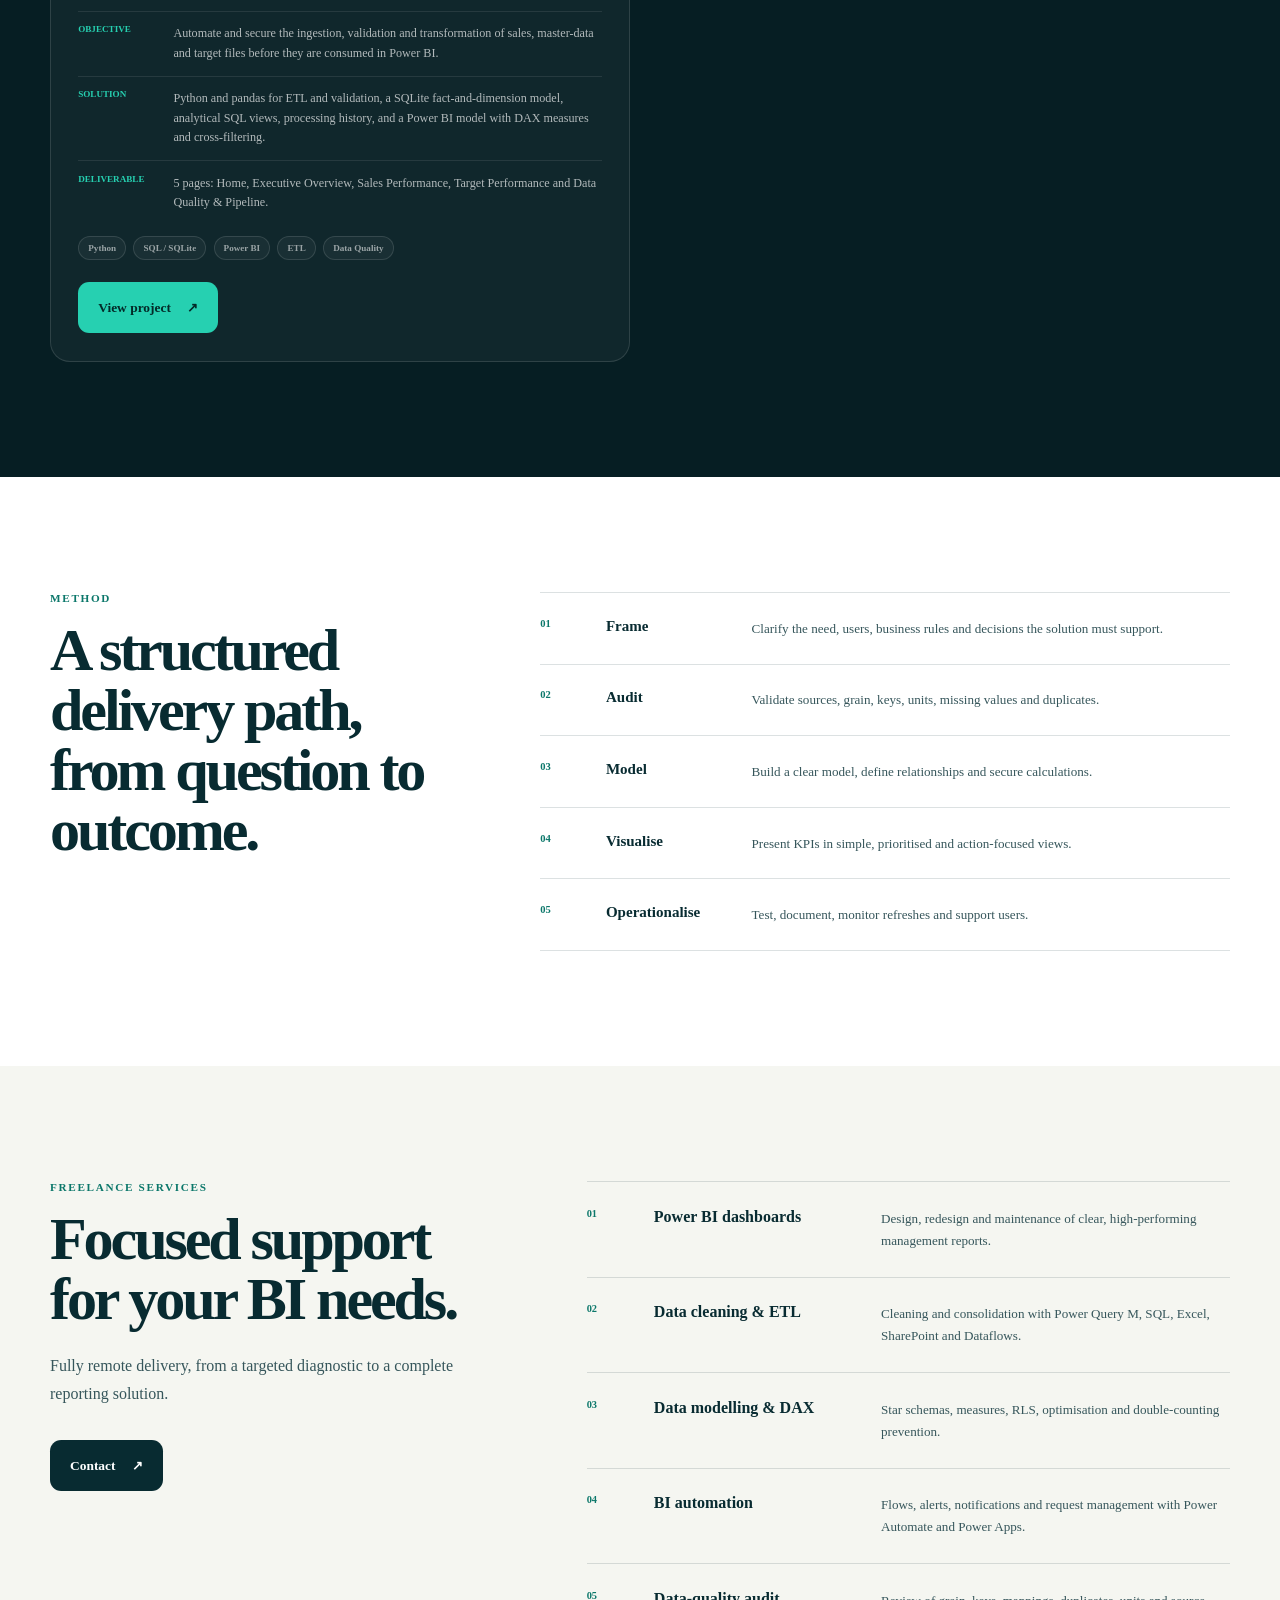
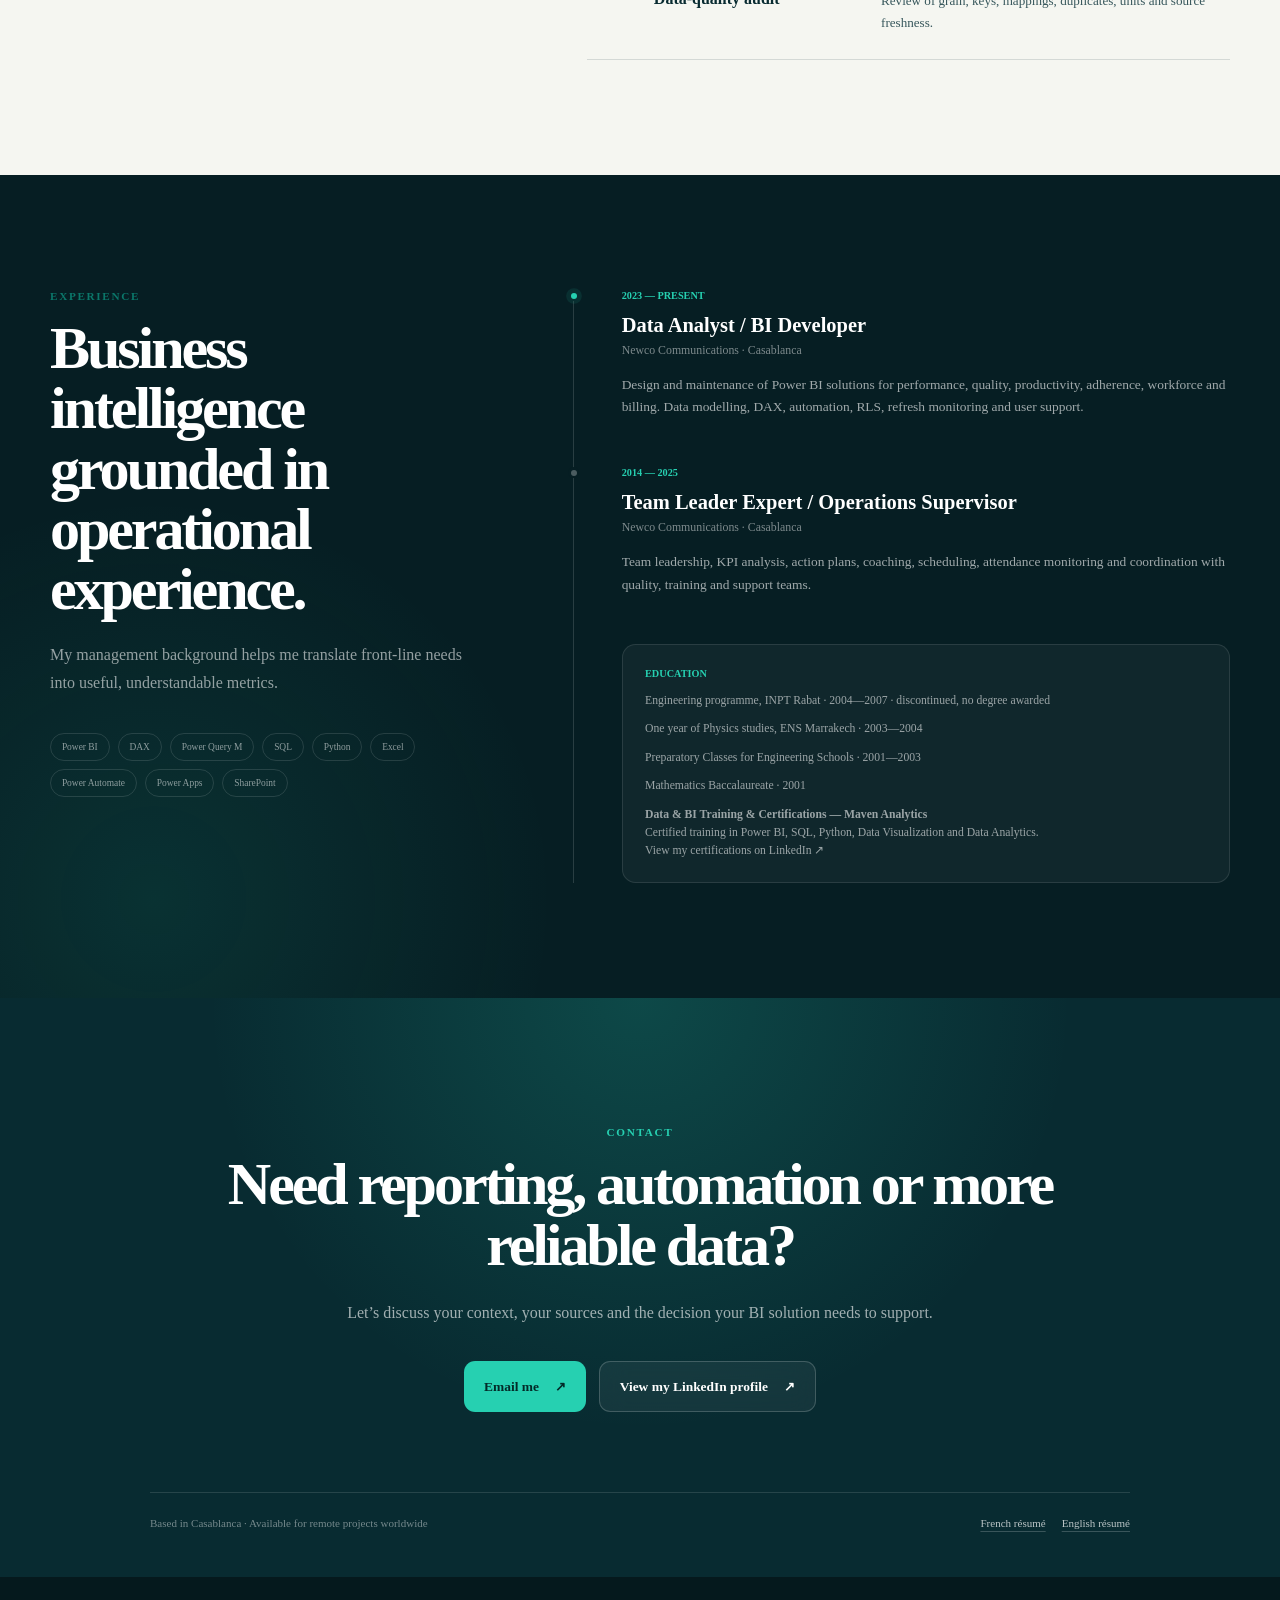
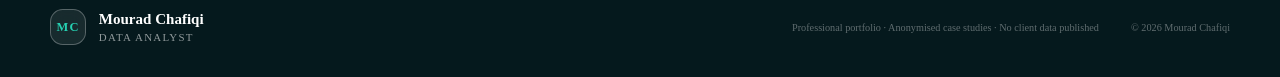
<file: en.html>
<!doctype html>
<html lang="en">
<head>
  <meta charset="utf-8">
  <meta name="viewport" content="width=device-width, initial-scale=1">
  <meta name="description" content="Portfolio of Mourad Chafiqi, Data Analyst specializing in Power BI, DAX, Power Query, data modeling and BI automation.">
  <title>Mourad Chafiqi | Data Analyst & Power BI</title>
  <link rel="icon" href="favicon.svg" type="image/svg+xml">
  <link rel="stylesheet" href="styles.css">
</head>

<body>

<link rel="preload" as="image" href="mourad-chafiqi.jpg"/>

<main>

<a class="skip-link" href="#main-content">
  Explore the portfolio
</a>

<header class="site-header">

  <a class="brand" href="#top" aria-label="Mourad Chafiqi">

    <span class="brand-mark">
      MC
    </span>

    <span class="brand-copy">
      <strong>Mourad Chafiqi</strong>
      <small>Data Analyst</small>
    </span>

  </a>


  <nav class="desktop-nav" aria-label="Main navigation">

    <a href="#expertise">
      Expertise
    </a>

    <a href="#projects">
      Projects
    </a>

    <a href="#services">
      Services
    </a>

    <a href="#journey">
      Experience
    </a>

    <a href="#contact">
      Contact
    </a>

  </nav>


  <div class="header-actions">

    <div class="language-switch" aria-label="Language selection">

      <a href="index.html">
        FR
      </a>

      <a
        class="is-active"
        href="en.html"
        aria-current="page"
      >
        EN
      </a>

    </div>

    <a
      class="header-contact"
      href="mailto:ch.mourad@gmail.com"
    >
      Contact
    </a>

  </div>

</header>


<section class="hero" id="top">

  <div class="hero-orbit hero-orbit-one"></div>
  <div class="hero-orbit hero-orbit-two"></div>

  <div class="hero-grid" id="main-content">

    <div class="hero-copy">

      <div class="availability">

        <span aria-hidden="true"></span>

        Available for fully remote freelance projects

      </div>


      <p class="eyebrow">
        Data Analyst · Power BI · Business Intelligence
      </p>


      <h1>
        I turn complex data into clear decisions.
      </h1>


      <p class="hero-intro">

        I build reliable, maintainable and business-focused Power BI solutions.

        From data preparation to KPI reporting,
        I secure every step:
        grain, keys, quality, modelling and calculations.

      </p>


      <div class="hero-actions">

        <a
          class="button button-primary"
          href="#projects"
        >

          View my projects

          <span aria-hidden="true">
            ↓
          </span>

        </a>


        <a
          class="button button-secondary"
          href="CV_Mourad_Chafiqi_Data_Analyst_EN.pdf"
          download=""
        >

          Download résumé

          <span aria-hidden="true">
            ↗
          </span>

        </a>

      </div>


      <div class="proof-grid" aria-label="Experience at a glance">

        <div class="proof-item">

          <strong>
            Since 2023
          </strong>

          <span>
            BI solution development
          </span>

        </div>


        <div class="proof-item">

          <strong>
            9 years
          </strong>

          <span>
            Operational leadership
          </span>

        </div>


        <div class="proof-item">

          <strong>
            100% remote
          </strong>

          <span>
            Available for international projects
          </span>

        </div>

      </div>

    </div>


    <div class="hero-visual">

      <div class="portrait-frame">

        <div class="portrait-label">
          DATA / BI
        </div>


        <img
          src="mourad-chafiqi.jpg"
          alt="Professional portrait of Mourad Chafiqi"
        />


        <p>
          Casablanca, Morocco · Available remotely
        </p>

      </div>


      <aside class="focus-card">

        <span>
          My approach
        </span>


        <h2>
          Reliable data before visualisation
        </h2>


        <p>

          I validate grain,
          key uniqueness,
          relationships and double-counting risks
          before building KPIs.

        </p>


        <div class="focus-bars" aria-hidden="true">

          <i style="width:82%"></i>
          <i style="width:64%"></i>
          <i style="width:91%"></i>

        </div>

      </aside>

    </div>

  </div>


  <a
    class="scroll-cue"
    href="#expertise"
  >

    <span aria-hidden="true">
      ↓
    </span>

    Explore the portfolio

  </a>

</section>


<section
  class="section expertise-section"
  id="expertise"
>

  <div class="section-shell">

    <div class="section-heading">

      <p class="section-label">
        Expertise
      </p>


      <h2>
        From business need to reliable reporting.
      </h2>


      <p>
        An end-to-end approach combining operational understanding,
        data quality and BI development.
      </p>

    </div>


    <div class="expertise-grid">


      <article class="expertise-card">

        <span class="card-number">
          01
        </span>

        <h3>
          Power BI &amp; reporting
        </h3>

        <p>
          Management reports,
          global and individual views,
          navigation,
          security and maintenance
          in Power BI Desktop and Service.
        </p>

        <div class="tag-row">

          <span>Power BI</span>
          <span>KPIs</span>
          <span>RLS</span>
          <span>Dataflows</span>

        </div>

      </article>


      <article class="expertise-card">

        <span class="card-number">
          02
        </span>

        <h3>
          Data preparation
        </h3>

        <p>
          Cleaning,
          standardising and consolidating
          Excel,
          SharePoint
          and Dataflow sources
          with Power Query M.
        </p>

        <div class="tag-row">

          <span>Power Query M</span>
          <span>ETL</span>
          <span>Excel</span>
          <span>SharePoint</span>

        </div>

      </article>


      <article class="expertise-card">

        <span class="card-number">
          03
        </span>

        <h3>
          Data modelling &amp; DAX
        </h3>

        <p>
          Star schemas,
          relationships,
          grain,
          keys and DAX measures
          designed to prevent duplicates
          and double counting.
        </p>

        <div class="tag-row">

          <span>DAX</span>
          <span>Star schema</span>
          <span>Mappings</span>
          <span>Grain</span>

        </div>

      </article>


      <article class="expertise-card">

        <span class="card-number">
          04
        </span>

        <h3>
          Automation
        </h3>

        <p>
          File flows,
          notifications
          and BI request management
          with Power Automate,
          Power Apps
          and SharePoint.
        </p>

        <div class="tag-row">

          <span>Power Automate</span>
          <span>Power Apps</span>
          <span>Workflows</span>

        </div>

      </article>


      <article class="expertise-card">

        <span class="card-number">
          05
        </span>

        <h3>
          Quality &amp; governance
        </h3>

        <p>
          Source audits,
          refresh monitoring,
          freshness controls,
          unit consistency
          and access security.
        </p>

        <div class="tag-row">

          <span>Data quality</span>
          <span>Refresh</span>
          <span>Audit</span>
          <span>Governance</span>

        </div>

      </article>


      <article class="expertise-card">

        <span class="card-number">
          06
        </span>

        <h3>
          Technical toolkit
        </h3>

        <p>
          SQL,
          PowerShell,
          APIs,
          Deneb
          and Python
          to extend and industrialise
          BI solutions.
        </p>

        <div class="tag-row">

          <span>SQL</span>
          <span>PowerShell</span>
          <span>APIs</span>
          <span>Python</span>

        </div>

      </article>

    </div>

  </div>

</section>


<section
  class="section projects-section"
  id="projects"
>

  <div class="section-shell">

    <div class="section-heading section-heading-light">

      <p class="section-label">
        Case studies
      </p>


      <h2>
        Solutions built around real business constraints.
      </h2>


      <p>

        All contexts are anonymised.

        The previews are conceptual representations
        and contain no confidential data or screenshots.

      </p>

    </div>


    <div class="projects-grid">


      <!-- ================================================= -->
      <!-- PROJECT 01 — RENAULT MOROCCO -->
      <!-- ================================================= -->


      <article class="project-card project-card-featured">

        <div class="project-card-top">

          <span class="project-index">
            01
          </span>


          <a
            href="project-renault-en.html"
            aria-label="View the Renault Morocco project"
          >

            <img
              src="images/renault/executive-overview.png"
              alt="Renault Morocco Power BI dashboard preview"
              style="width:100%;height:auto;display:block;border-radius:18px;"
            >

          </a>

        </div>


        <div class="project-card-copy">

          <h3>
            Renault Morocco — Automotive Sales Dashboard
          </h3>


          <p class="project-summary">

            A complete Power BI dashboard for analysing sales,
            targets,
            profitability,
            inventory
            and commercial performance
            across an automotive network in Morocco.

          </p>


          <dl>

            <div>

              <dt>
                Objective
              </dt>

              <dd>
                Centralise commercial performance monitoring
                and provide a clear view of sales,
                target variances,
                margins and inventory.
              </dd>

            </div>


            <div>

              <dt>
                Solution
              </dt>

              <dd>
                A Power BI model using Power Query,
                DAX measures,
                business filters,
                multi-page navigation
                and dynamic KPI documentation.
              </dd>

            </div>


            <div>

              <dt>
                Deliverable
              </dt>

              <dd>
                6 pages:
                Home,
                Executive Overview,
                Sales Analysis,
                Sales Performance,
                Inventory &amp; Profitability
                and KPI Documentation.
              </dd>

            </div>

          </dl>


          <div class="tag-row tag-row-dark">

            <span>Power BI</span>
            <span>Power Query M</span>
            <span>DAX</span>
            <span>Data Modeling</span>
            <span>Sales Analytics</span>

          </div>


          <div style="margin-top:22px;">

            <a
              class="button button-primary"
              href="project-renault-en.html"
            >
              View project
              <span aria-hidden="true">↗</span>
            </a>

          </div>

        </div>

      </article>


      <!-- ================================================= -->
      <!-- PROJECT 02 — CUSTOMER CARE 360 -->
      <!-- ================================================= -->


      <article class="project-card project-card-featured">

        <div class="project-card-top">

          <span class="project-index">
            02
          </span>


          <a
            href="project-customer-care-360-en.html"
            aria-label="View the Customer Care 360 project"
          >

            <img
              src="images/customer-care-360/executive-overview.png"
              alt="Customer Care 360 Power BI dashboard preview"
              style="width:100%;height:auto;display:block;border-radius:18px;"
            >

          </a>

        </div>


        <div class="project-card-copy">

          <h3>
            Customer Care 360 — Contact Center Performance Analytics
          </h3>


          <p class="project-summary">

            A 360° Power BI solution for analysing operational performance,
            agents,
            customer experience,
            quality,
            workforce
            and forecasting
            in a contact centre.

          </p>


          <dl>

            <div>

              <dt>
                Objective
              </dt>

              <dd>
                Centralise interactions,
                quality data,
                customer surveys,
                workforce
                and forecast data
                to provide a consistent performance view.
              </dd>

            </div>


            <div>

              <dt>
                Solution
              </dt>

              <dd>
                A multi-fact Power BI model with shared dimensions,
                Power Query M transformations,
                DAX measures,
                data-quality controls
                and KPI documentation.
              </dd>

            </div>


            <div>

              <dt>
                Deliverable
              </dt>

              <dd>
                Dashboard with Home,
                Executive Overview,
                Operational Performance,
                Agent Performance,
                Customer Experience
                and KPI Documentation.
              </dd>

            </div>

          </dl>


          <div class="tag-row tag-row-dark">

            <span>Power BI</span>
            <span>Power Query M</span>
            <span>DAX</span>
            <span>Data Modeling</span>
            <span>Contact Center Analytics</span>

          </div>


          <div style="margin-top:22px;">

            <a
              class="button button-primary"
              href="project-customer-care-360-en.html"
            >
              View project
              <span aria-hidden="true">↗</span>
            </a>

          </div>

        </div>

      </article>


      <!-- ================================================= -->
      <!-- PROJECT 03 — FINANCE 360 -->
      <!-- ================================================= -->


      <article class="project-card project-card-featured">

        <div class="project-card-top">

          <span class="project-index">
            03
          </span>


          <a
            href="project-finance-360-en.html"
            aria-label="View the Finance 360 project"
          >

            <img
              src="images/finance-360/Executive overview.png"
              alt="Finance 360 Power BI dashboard preview"
              style="width:100%;height:auto;display:block;border-radius:18px;"
            >

          </a>

        </div>


        <div class="project-card-copy">

          <h3>
            Finance 360 — Financial Performance &amp; Budget Analytics
          </h3>


          <p class="project-summary">

            A Power BI solution for monitoring financial performance,
            budgets,
            costs,
            margins
            and profitability
            across entities,
            regions
            and business units.

          </p>


          <dl>

            <div>

              <dt>
                Objective
              </dt>

              <dd>
                Provide management with a consolidated view of revenue,
                costs,
                profits
                and budget variances
                to identify the main performance drivers.
              </dd>

            </div>


            <div>

              <dt>
                Solution
              </dt>

              <dd>
                A Power BI model combining Actual and Budget data,
                shared dimensions,
                Power Query M transformations,
                financial DAX measures
                and variance analysis.
              </dd>

            </div>


            <div>

              <dt>
                Deliverable
              </dt>

              <dd>
                6 pages:
                Home,
                Executive Overview,
                Revenue Analysis,
                Cost &amp; Expense Analysis,
                Budget vs Actual
                and Profitability Analysis.
              </dd>

            </div>

          </dl>


          <div class="tag-row tag-row-dark">

            <span>Power BI</span>
            <span>Power Query M</span>
            <span>DAX</span>
            <span>Financial Analytics</span>
            <span>Budget Analysis</span>

          </div>


          <div style="margin-top:22px;">

            <a
              class="button button-primary"
              href="project-finance-360-en.html"
            >
              View project
              <span aria-hidden="true">↗</span>
            </a>

          </div>

        </div>

      </article>


      <!-- ================================================= -->
      <!-- PROJECT 04 — HR 360 -->
      <!-- ================================================= -->


      <article class="project-card project-card-featured">

        <div class="project-card-top">

          <span class="project-index">
            04
          </span>


          <a
            href="project-hr-360-en.html"
            aria-label="View the HR 360 project"
          >

            <img
              src="images/hr-360/EXECUTIVE OVERVIEW.png"
              alt="HR 360 Power BI dashboard preview"
              style="width:100%;height:auto;display:block;border-radius:18px;"
            >

          </a>

        </div>


        <div class="project-card-copy">

          <h3>
            HR 360 — Workforce &amp; People Analytics
          </h3>


          <p class="project-summary">

            A Power BI solution for monitoring workforce,
            absenteeism,
            turnover,
            employee performance
            and the complete employee journey.

          </p>


          <dl>

            <div>

              <dt>
                Objective
              </dt>

              <dd>
                Provide HR leadership and managers
                with a consolidated view of workforce,
                employee movements,
                absenteeism,
                retention
                and performance.
              </dd>

            </div>


            <div>

              <dt>
                Solution
              </dt>

              <dd>
                A multi-fact HR Power BI model with shared dimensions,
                Power Query M transformations,
                DAX measures,
                time analysis
                and an Employee 360 profile.
              </dd>

            </div>


            <div>

              <dt>
                Deliverable
              </dt>

              <dd>
                8 pages:
                Home,
                Executive Overview,
                Workforce Analysis,
                Attendance &amp; Absenteeism,
                Turnover &amp; Retention,
                Employee Performance,
                Employee Detail
                and KPI Documentation.
              </dd>

            </div>

          </dl>


          <div class="tag-row tag-row-dark">

            <span>Power BI</span>
            <span>Power Query M</span>
            <span>DAX</span>
            <span>Data Modeling</span>
            <span>HR Analytics</span>

          </div>


          <div style="margin-top:22px;">

            <a
              class="button button-primary"
              href="project-hr-360-en.html"
            >
              View project
              <span aria-hidden="true">↗</span>
            </a>

          </div>

        </div>

      </article>


      <!-- ================================================= -->
      <!-- PROJECT 05 — DATA PIPELINE 360 -->
      <!-- ================================================= -->


      <article class="project-card project-card-featured">

        <div class="project-card-top">

          <span class="project-index">
            05
          </span>


          <a
            href="project-data-pipeline-360-en.html"
            aria-label="View the Data Pipeline 360 project"
          >

            <img
              src="images/data-pipeline-360/EXECUTIVE OVERVIEW.png"
              alt="Data Pipeline 360 Power BI dashboard preview"
              style="width:100%;height:auto;display:block;border-radius:18px;"
            >

          </a>

        </div>


        <div class="project-card-copy">

          <h3>
            Data Pipeline 360 — Automated Analytics Pipeline
          </h3>


          <p class="project-summary">

            An end-to-end automated analytics pipeline,
            from CSV and Excel source-file intake
            to Power BI reporting,
            with data-quality controls,
            Python processing,
            SQLite storage
            and analytical SQL views.

          </p>


          <dl>

            <div>

              <dt>
                Objective
              </dt>

              <dd>
                Automate and secure the ingestion,
                validation
                and transformation
                of sales,
                master-data
                and target files
                before they are consumed in Power BI.
              </dd>

            </div>


            <div>

              <dt>
                Solution
              </dt>

              <dd>
                Python and pandas for ETL and validation,
                a SQLite fact-and-dimension model,
                analytical SQL views,
                processing history,
                and a Power BI model with DAX measures
                and cross-filtering.
              </dd>

            </div>


            <div>

              <dt>
                Deliverable
              </dt>

              <dd>
                5 pages:
                Home,
                Executive Overview,
                Sales Performance,
                Target Performance
                and Data Quality &amp; Pipeline.
              </dd>

            </div>

          </dl>


          <div class="tag-row tag-row-dark">

            <span>Python</span>
            <span>SQL / SQLite</span>
            <span>Power BI</span>
            <span>ETL</span>
            <span>Data Quality</span>

          </div>


          <div style="margin-top:22px;">

            <a
              class="button button-primary"
              href="project-data-pipeline-360-en.html"
            >
              View project
              <span aria-hidden="true">↗</span>
            </a>

          </div>

        </div>

      </article>

    </div>

  </div>

</section>


<section class="section method-section">

  <div class="section-shell method-shell">

    <div class="section-heading">

      <p class="section-label">
        Method
      </p>


      <h2>
        A structured delivery path, from question to outcome.
      </h2>

    </div>


    <div class="method-track">

      <article class="method-step">

        <span>
          01
        </span>

        <h3>
          Frame
        </h3>

        <p>
          Clarify the need,
          users,
          business rules
          and decisions
          the solution must support.
        </p>

      </article>


      <article class="method-step">

        <span>
          02
        </span>

        <h3>
          Audit
        </h3>

        <p>
          Validate sources,
          grain,
          keys,
          units,
          missing values
          and duplicates.
        </p>

      </article>


      <article class="method-step">

        <span>
          03
        </span>

        <h3>
          Model
        </h3>

        <p>
          Build a clear model,
          define relationships
          and secure calculations.
        </p>

      </article>


      <article class="method-step">

        <span>
          04
        </span>

        <h3>
          Visualise
        </h3>

        <p>
          Present KPIs
          in simple,
          prioritised
          and action-focused views.
        </p>

      </article>


      <article class="method-step">

        <span>
          05
        </span>

        <h3>
          Operationalise
        </h3>

        <p>
          Test,
          document,
          monitor refreshes
          and support users.
        </p>

      </article>

    </div>

  </div>

</section>


<section
  class="section services-section"
  id="services"
>

  <div class="section-shell services-shell">

    <div class="services-intro">

      <div class="section-heading">

        <p class="section-label">
          Freelance services
        </p>


        <h2>
          Focused support for your BI needs.
        </h2>


        <p>
          Fully remote delivery,
          from a targeted diagnostic
          to a complete reporting solution.
        </p>

      </div>


      <a
        class="button button-ink"
        href="mailto:ch.mourad@gmail.com"
      >

        Contact

        <span aria-hidden="true">
          ↗
        </span>

      </a>

    </div>


    <div class="services-list">


      <article class="service-item">

        <span>
          01
        </span>

        <h3>
          Power BI dashboards
        </h3>

        <p>
          Design,
          redesign
          and maintenance
          of clear,
          high-performing management reports.
        </p>

      </article>


      <article class="service-item">

        <span>
          02
        </span>

        <h3>
          Data cleaning &amp; ETL
        </h3>

        <p>
          Cleaning and consolidation
          with Power Query M,
          SQL,
          Excel,
          SharePoint
          and Dataflows.
        </p>

      </article>


      <article class="service-item">

        <span>
          03
        </span>

        <h3>
          Data modelling &amp; DAX
        </h3>

        <p>
          Star schemas,
          measures,
          RLS,
          optimisation
          and double-counting prevention.
        </p>

      </article>


      <article class="service-item">

        <span>
          04
        </span>

        <h3>
          BI automation
        </h3>

        <p>
          Flows,
          alerts,
          notifications
          and request management
          with Power Automate
          and Power Apps.
        </p>

      </article>


      <article class="service-item">

        <span>
          05
        </span>

        <h3>
          Data-quality audit
        </h3>

        <p>
          Review of grain,
          keys,
          mappings,
          duplicates,
          units
          and source freshness.
        </p>

      </article>

    </div>

  </div>

</section>


<section
  class="section journey-section"
  id="journey"
>

  <div class="section-shell journey-shell">

    <div class="journey-intro">

      <div class="section-heading section-heading-light">

        <p class="section-label">
          Experience
        </p>


        <h2>
          Business intelligence grounded in operational experience.
        </h2>


        <p>
          My management background
          helps me translate front-line needs
          into useful,
          understandable metrics.
        </p>

      </div>


      <div
        class="tool-cloud"
        aria-label="Tools"
      >

        <span>Power BI</span>
        <span>DAX</span>
        <span>Power Query M</span>
        <span>SQL</span>
        <span>Python</span>
        <span>Excel</span>
        <span>Power Automate</span>
        <span>Power Apps</span>
        <span>SharePoint</span>

      </div>

    </div>


    <div class="timeline">


      <article class="timeline-item">

        <div class="timeline-marker">

          <i class="is-current"></i>

        </div>


        <p class="timeline-period">
          2023 — Present
        </p>


        <h3>
          Data Analyst / BI Developer
        </h3>


        <strong>
          Newco Communications · Casablanca
        </strong>


        <p>

          Design and maintenance of Power BI solutions
          for performance,
          quality,
          productivity,
          adherence,
          workforce
          and billing.

          Data modelling,
          DAX,
          automation,
          RLS,
          refresh monitoring
          and user support.

        </p>

      </article>


      <article class="timeline-item">

        <div class="timeline-marker">
          <i></i>
        </div>


        <p class="timeline-period">
          2014 — 2025
        </p>


        <h3>
          Team Leader Expert / Operations Supervisor
        </h3>


        <strong>
          Newco Communications · Casablanca
        </strong>


        <p>

          Team leadership,
          KPI analysis,
          action plans,
          coaching,
          scheduling,
          attendance monitoring
          and coordination with
          quality,
          training
          and support teams.

        </p>

      </article>


      <article class="education-card">

        <p class="timeline-period">
          Education
        </p>


        <ul>

          <li>
            Engineering programme,
            INPT Rabat · 2004—2007 ·
            discontinued, no degree awarded
          </li>

          <li>
            One year of Physics studies,
            ENS Marrakech · 2003—2004
          </li>

          <li>
            Preparatory Classes for Engineering Schools · 2001—2003
          </li>

          <li>
            Mathematics Baccalaureate · 2001
          </li>

          <li>
            <strong>
              Data &amp; BI Training &amp; Certifications — Maven Analytics
            </strong>
            <br>
            Certified training in Power BI, SQL, Python,
            Data Visualization and Data Analytics.
            <br>

            <a
              href="https://www.linkedin.com/in/mourad-chafiqi-4062b8140/details/certifications/"
              target="_blank"
              rel="noreferrer"
            >
              View my certifications on LinkedIn ↗
            </a>
          </li>

        </ul>

      </article>

    </div>

  </div>

</section>


<section
  class="contact-section"
  id="contact"
>

  <div class="contact-shell">

    <p class="section-label">
      Contact
    </p>


    <h2>
      Need reporting,
      automation
      or more reliable data?
    </h2>


    <p class="contact-copy">

      Let’s discuss your context,
      your sources
      and the decision
      your BI solution needs to support.

    </p>


    <div class="contact-actions">

      <a
        class="button button-primary"
        href="mailto:ch.mourad@gmail.com"
      >

        Email me

        <span aria-hidden="true">
          ↗
        </span>

      </a>


      <a
        class="button button-secondary"
        href="https://www.linkedin.com/in/mourad-chafiqi-4062b8140/"
        target="_blank"
        rel="noreferrer"
      >

        View my LinkedIn profile

        <span aria-hidden="true">
          ↗
        </span>

      </a>

    </div>


    <div class="contact-meta">

      <span>

        Based in Casablanca ·
        Available for remote projects worldwide

      </span>


      <div>

        <a
          href="CV_Mourad_Chafiqi_Data_Analyst_FR.pdf"
          download=""
        >
          French résumé
        </a>


        <a
          href="CV_Mourad_Chafiqi_Data_Analyst_EN.pdf"
          download=""
        >
          English résumé
        </a>

      </div>

    </div>

  </div>

</section>


<footer>

  <div>

    <a
      class="brand footer-brand"
      href="#top"
      aria-label="Back to top"
    >

      <span class="brand-mark">
        MC
      </span>


      <span class="brand-copy">

        <strong>
          Mourad Chafiqi
        </strong>

        <small>
          Data Analyst
        </small>

      </span>

    </a>


    <p>

      Professional portfolio ·
      Anonymised case studies ·
      No client data published

    </p>


    <span>
      © 2026 Mourad Chafiqi
    </span>

  </div>

</footer>

</main>

</body>
</html>
</file>
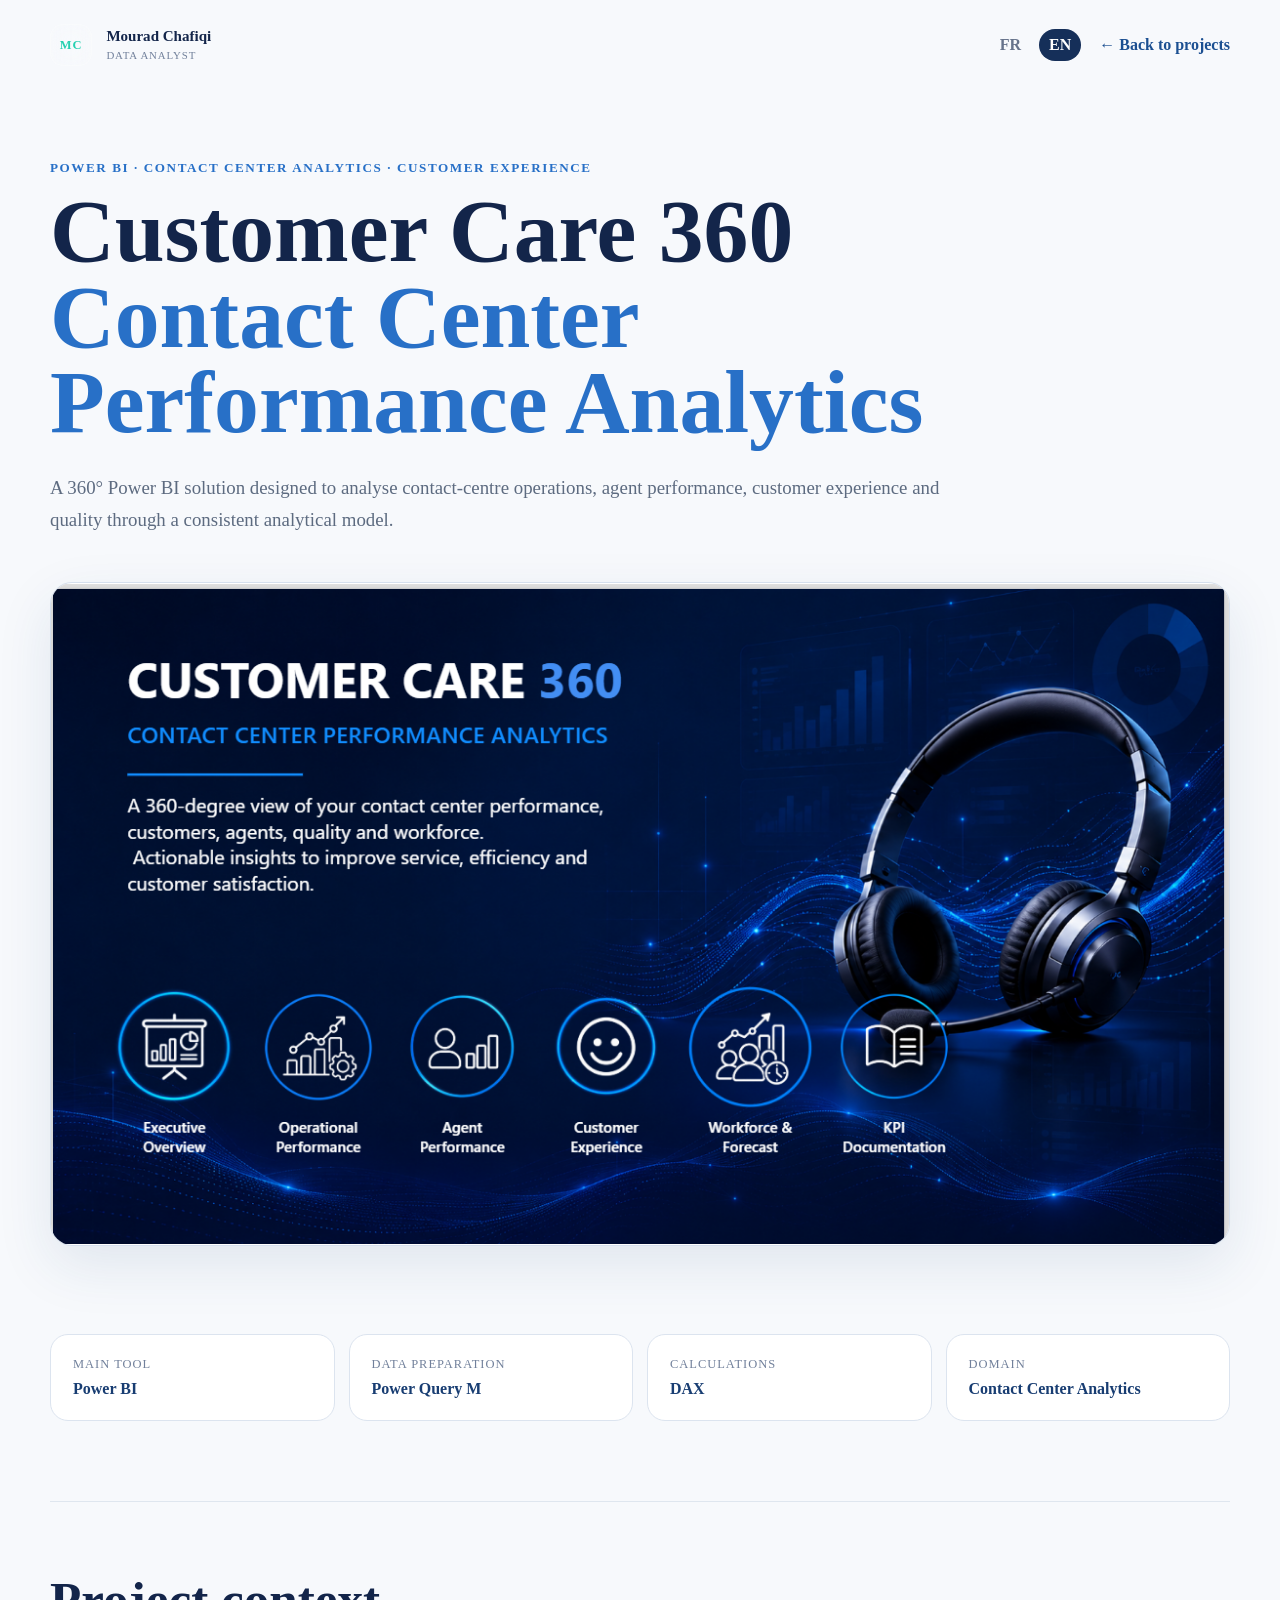
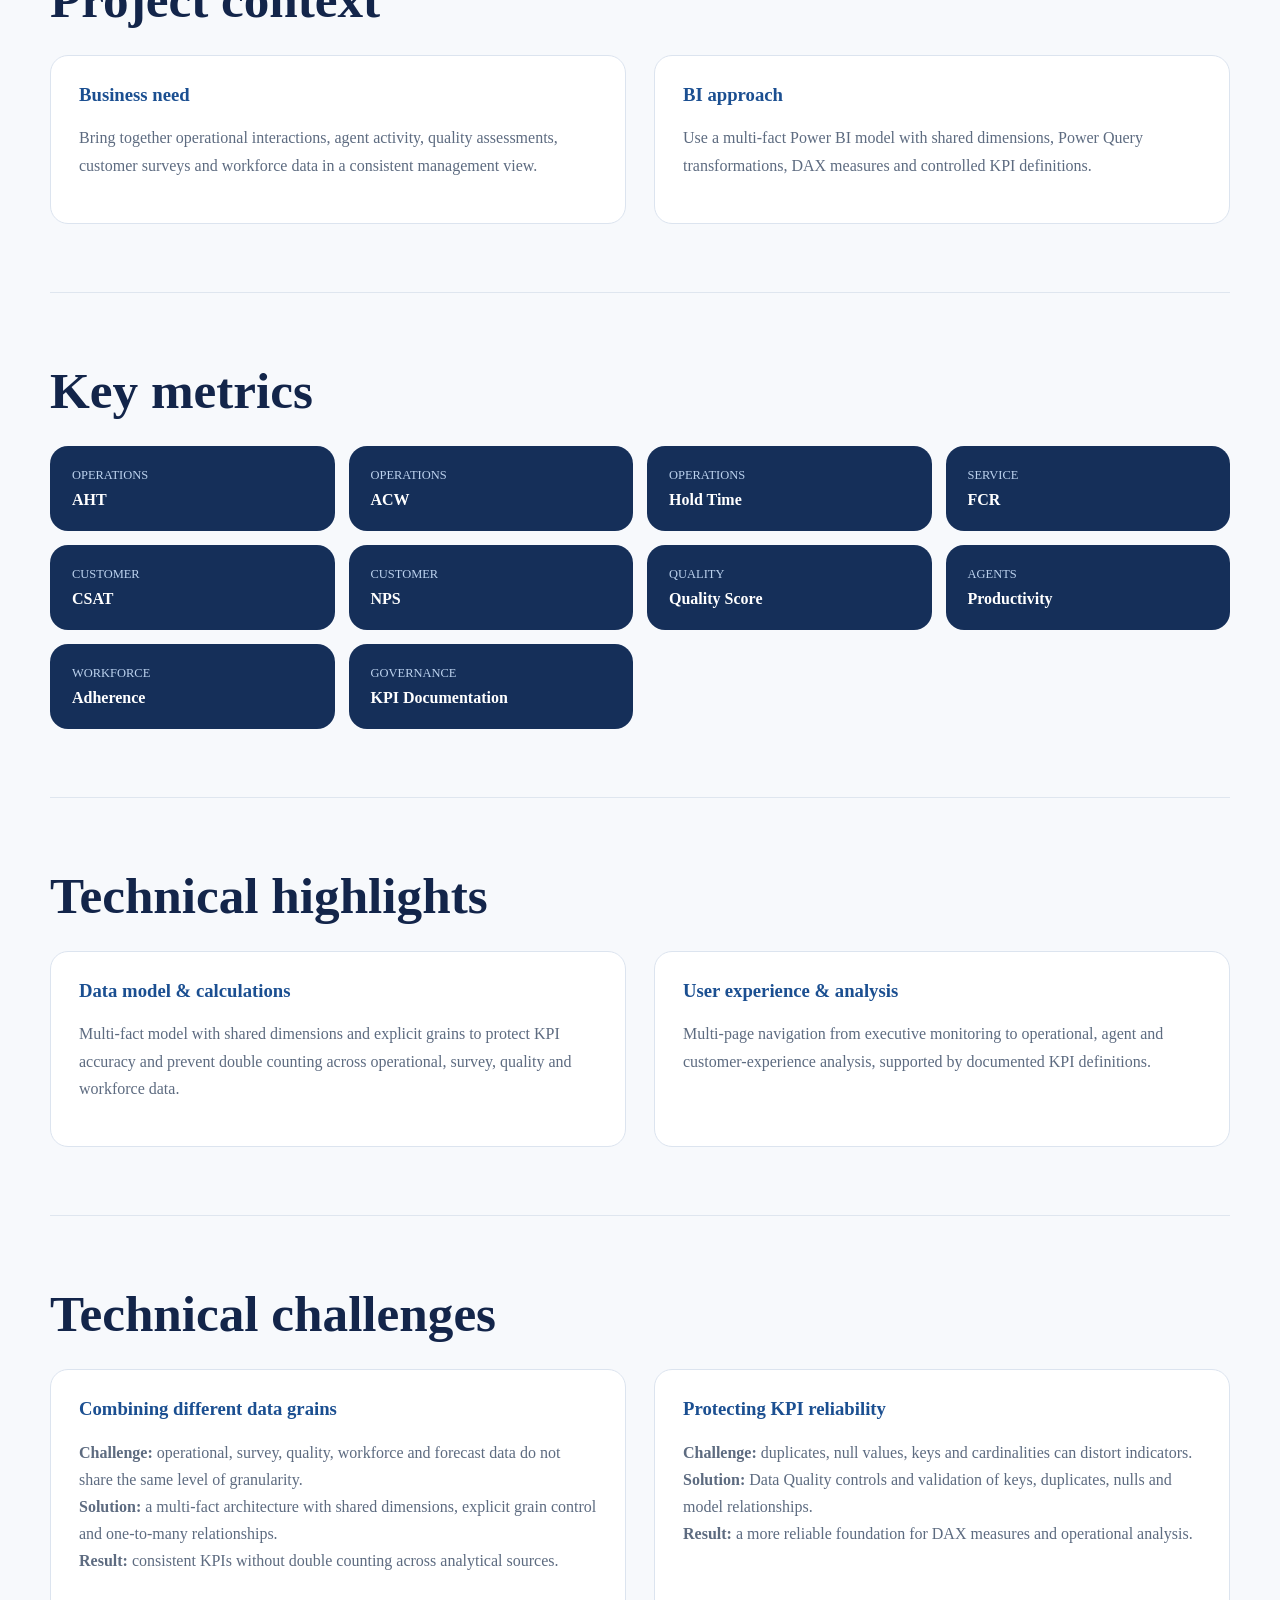
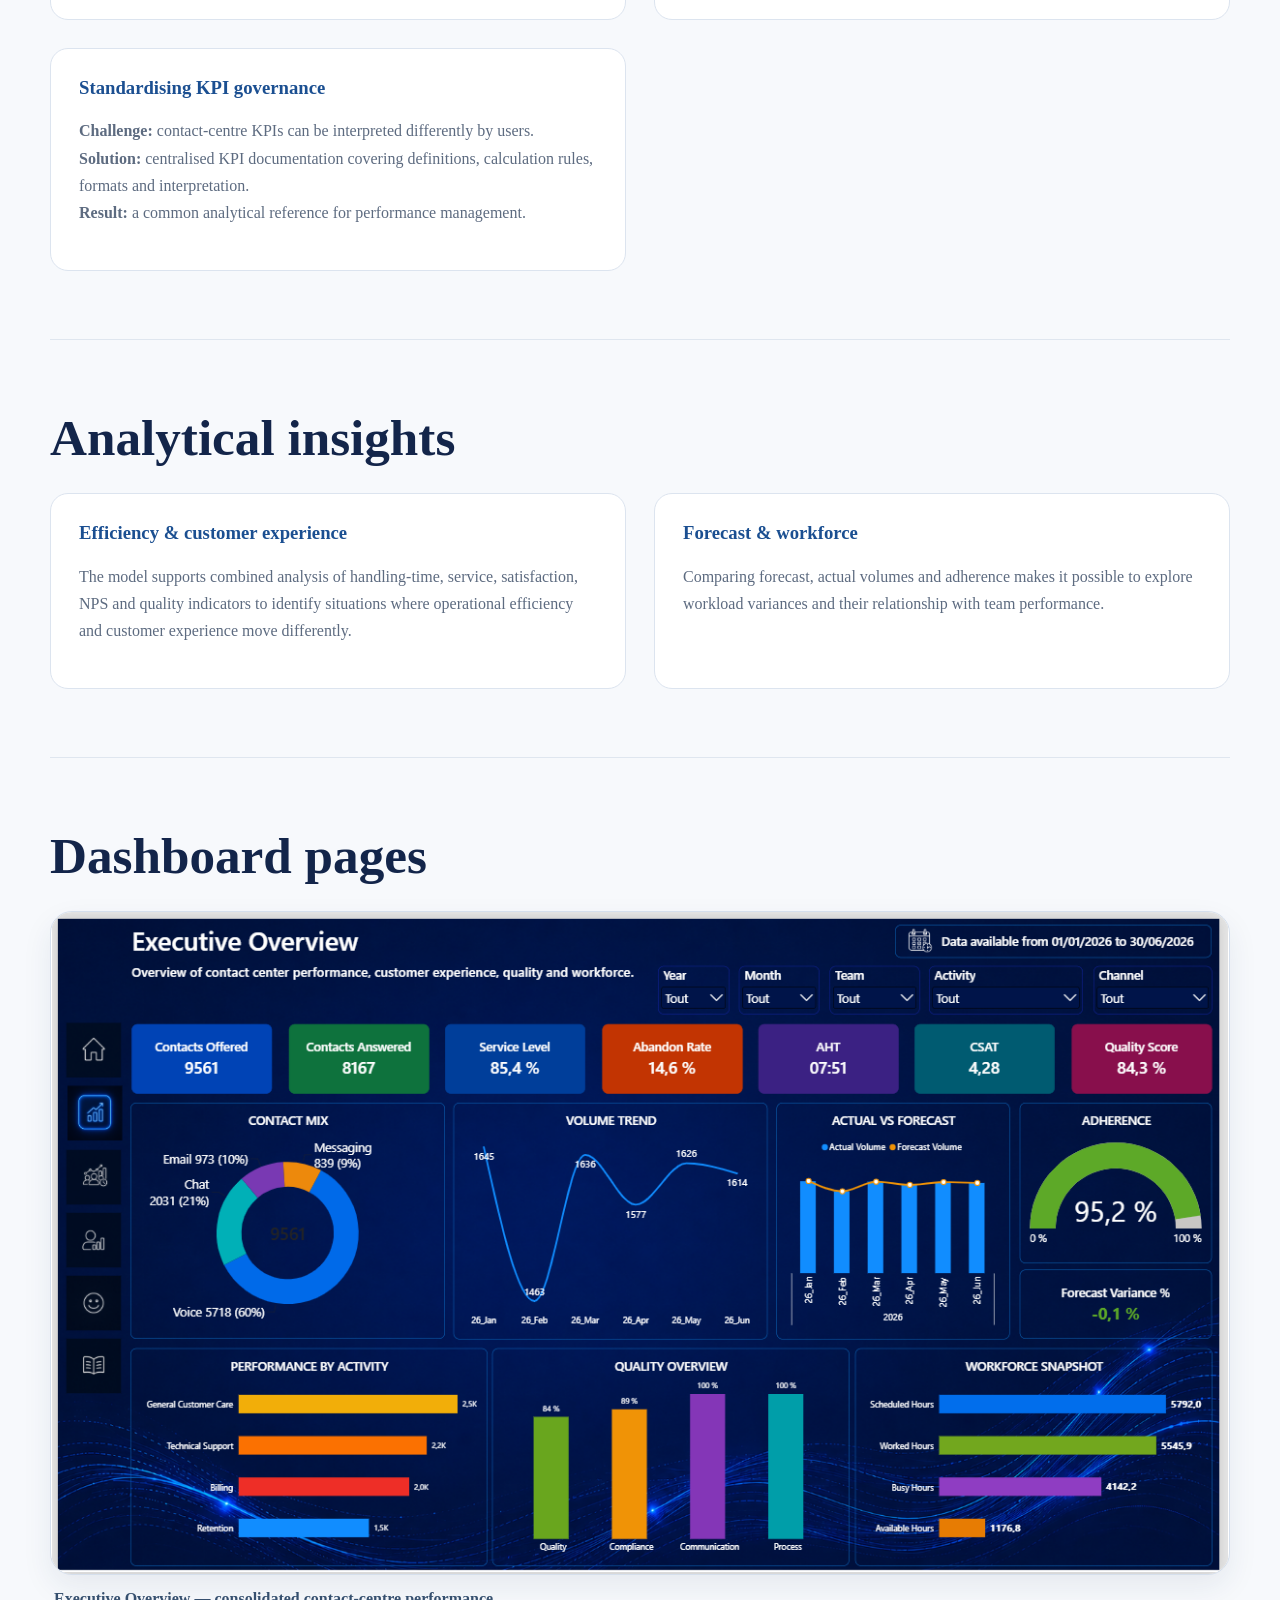
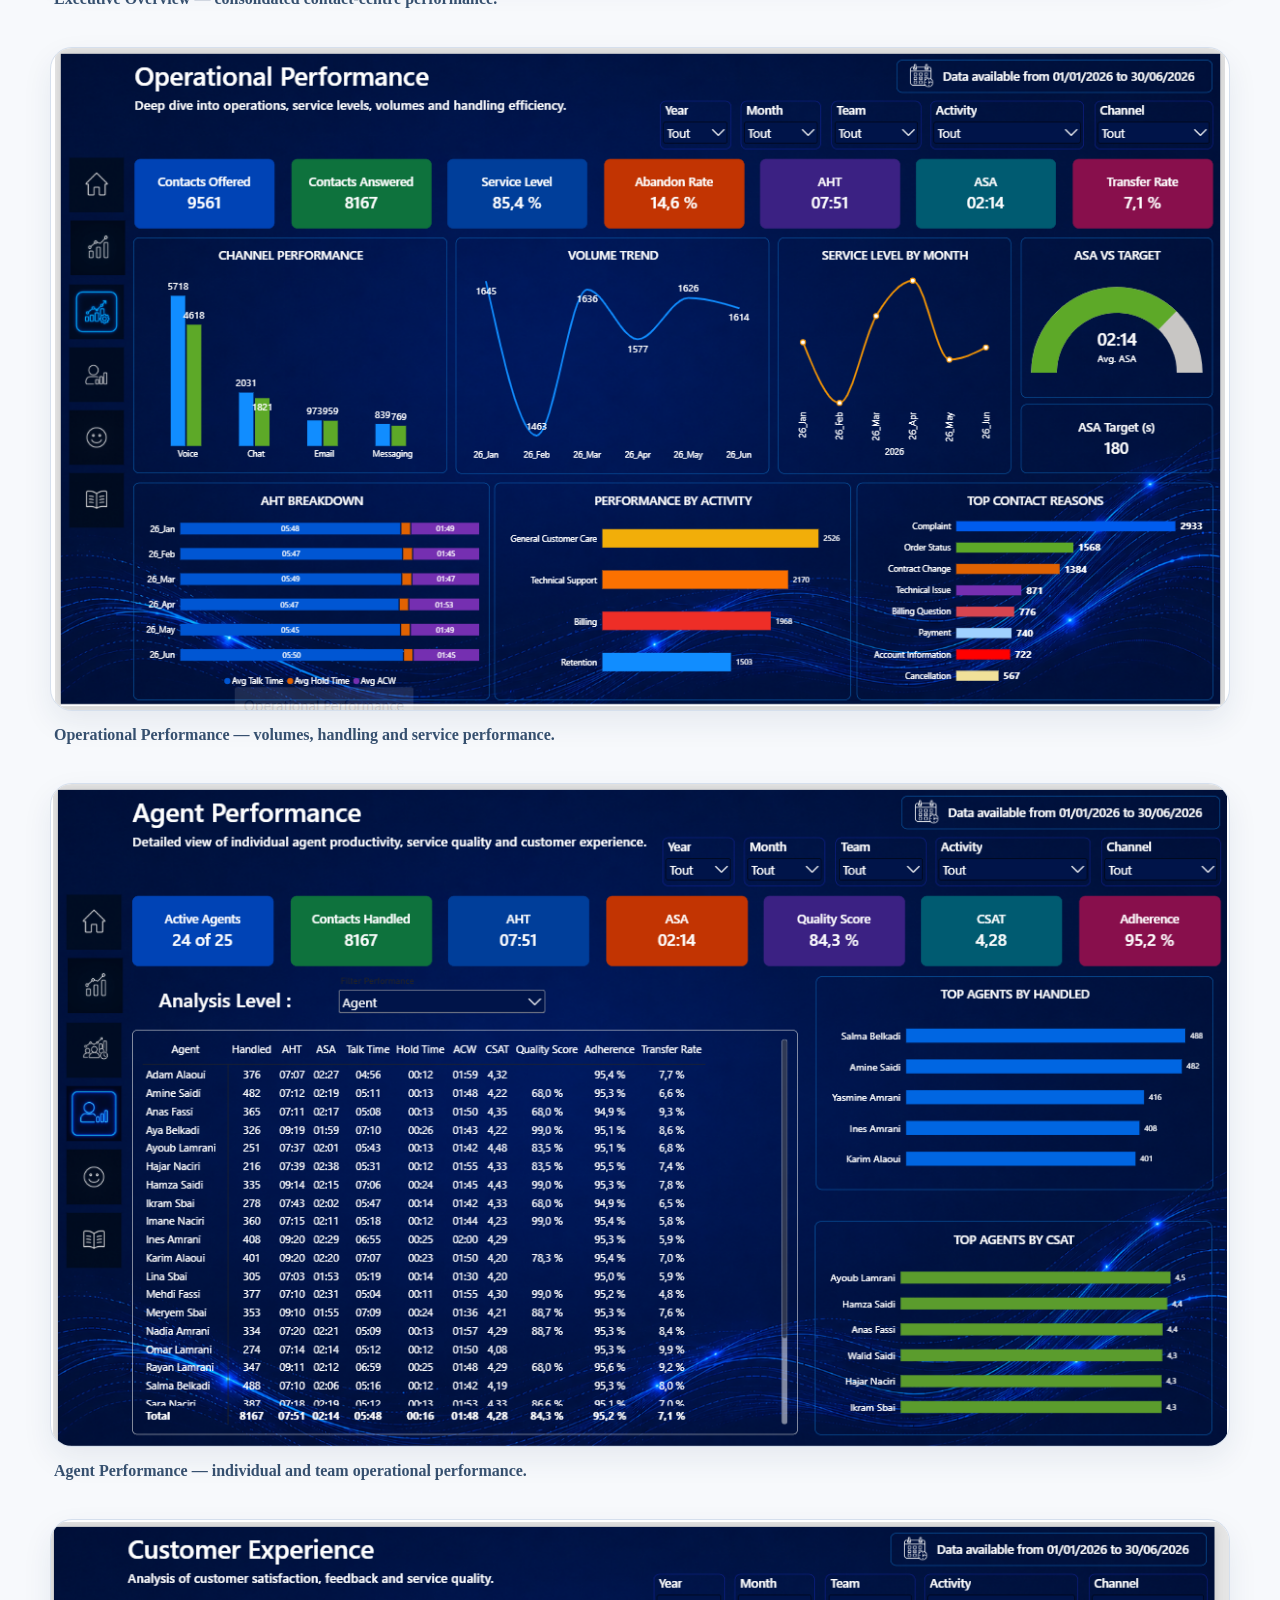
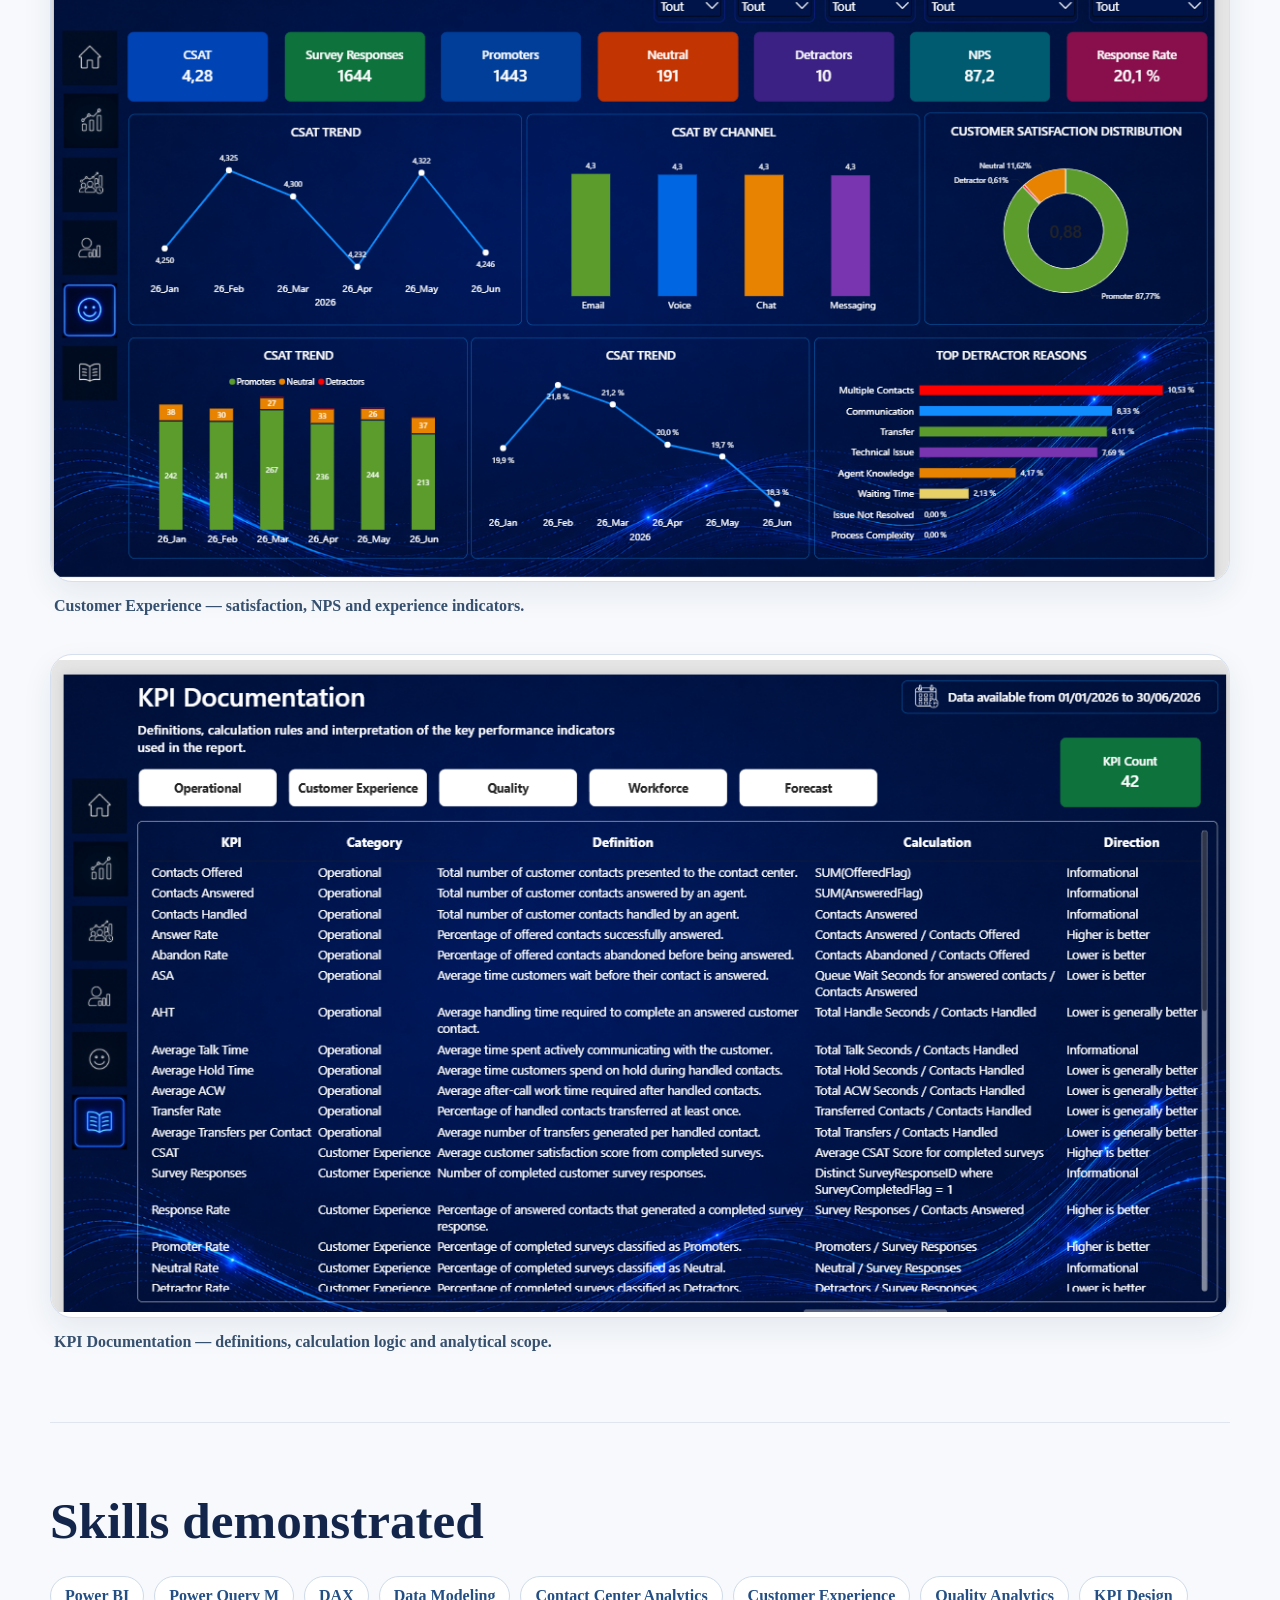
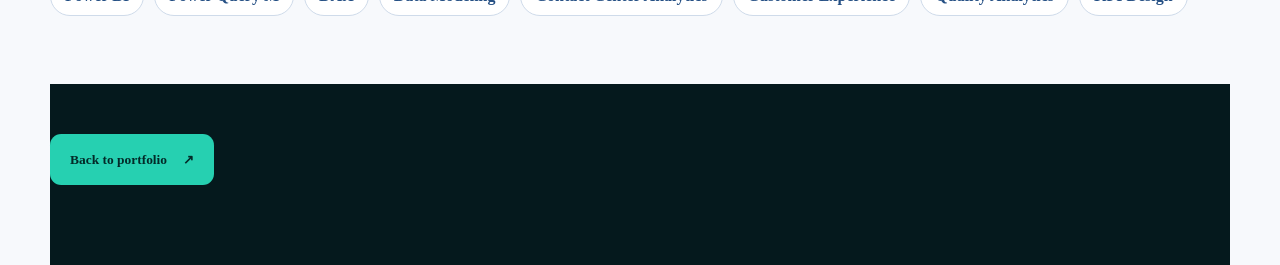
<file: project-customer-care-360-en.html>
<!doctype html>
<html lang="en">
<head>
<meta charset="utf-8"><meta name="viewport" content="width=device-width, initial-scale=1">
<meta name="description" content="Customer Care 360 — Contact Center Performance Analytics, Power BI portfolio project by Mourad Chafiqi.">
<title>Customer Care 360 | Contact Center Performance Analytics | Mourad Chafiqi</title>
<link rel="icon" href="favicon.svg" type="image/svg+xml"><link rel="stylesheet" href="styles.css">

<style>
.case-page{background:#f7f9fc;color:#15233d;min-height:100vh}.case-shell{width:min(1180px,calc(100% - 40px));margin:0 auto}
.case-header{display:flex;justify-content:space-between;align-items:center;padding:24px 0;gap:20px}.case-header .brand{display:inline-flex;align-items:center;gap:14px;text-decoration:none}
.case-header .brand-copy{display:flex;flex-direction:column;justify-content:center;line-height:1.1}.case-header .brand-copy strong{display:block;margin:0;color:#13254a}.case-header .brand-copy small{display:block;margin-top:5px;color:#71809b;text-transform:uppercase;letter-spacing:.08em}
.case-actions{display:flex;align-items:center;gap:18px}.case-lang{display:flex;gap:8px}.case-lang a{padding:7px 10px;border-radius:999px;text-decoration:none;font-weight:800;color:#66738b}.case-lang a.is-active{background:#152f59;color:#fff}.case-back{text-decoration:none;color:#1b4f91;font-weight:700}
.case-hero{padding:70px 0 48px}.case-eyebrow{margin:0 0 12px;color:#2870c7;text-transform:uppercase;letter-spacing:.12em;font-size:.82rem;font-weight:800}.case-hero h1{font-size:clamp(2.8rem,7vw,5.8rem);line-height:.95;margin:0;max-width:1050px;color:#13254a}.case-hero h1 span{color:#2870c7}.case-lead{font-size:1.18rem;line-height:1.7;max-width:900px;color:#5d6b80;margin-top:28px}
.case-cover,.case-gallery-image{width:100%;aspect-ratio:16/9;border-radius:22px;border:1px solid #d5dfed;background:#fff;overflow:hidden;display:flex;align-items:center;justify-content:center}.case-cover{margin-top:46px;box-shadow:0 20px 55px rgba(30,70,120,.10)}.case-cover img,.case-gallery-image img{width:100%;height:100%;object-fit:contain;display:block}
.case-meta{display:grid;grid-template-columns:repeat(4,1fr);gap:14px;margin:40px 0 80px}.case-meta article,.case-card{background:#fff;padding:22px;border:1px solid #dce4ef;border-radius:18px}.case-meta span{display:block;color:#71809b;font-size:.78rem;text-transform:uppercase;letter-spacing:.08em}.case-meta strong{display:block;margin-top:8px;color:#183d72}
.case-section{padding:68px 0;border-top:1px solid #dfe6ef}.case-section h2{font-size:clamp(2rem,4vw,3.4rem);margin:0 0 26px;color:#13254a}.case-grid-two{display:grid;grid-template-columns:1fr 1fr;gap:28px}.case-card{padding:28px}.case-card h3{margin-top:0;color:#1b4f91}.case-card p,.case-card li{color:#5d6b80;line-height:1.7}
.case-kpis{display:grid;grid-template-columns:repeat(4,1fr);gap:14px}.case-kpis div{background:#152f59;color:#fff;border-radius:18px;padding:22px}.case-kpis span{display:block;color:#bcd2ee;font-size:.78rem;text-transform:uppercase}.case-kpis strong{display:block;margin-top:8px}
.case-gallery{display:grid;gap:36px}.case-gallery figure{margin:0}.case-gallery-image{box-shadow:0 12px 30px rgba(20,50,90,.08)}.case-gallery figcaption{font-weight:700;margin:12px 4px 0;line-height:1.5;color:#36506f}
.case-tags{display:flex;flex-wrap:wrap;gap:10px}.case-tags span{background:#fff;border:1px solid #cfdbea;border-radius:999px;padding:10px 14px;color:#244f84;font-weight:700}.case-footer{padding:50px 0 80px}
@media(max-width:800px){.case-meta,.case-kpis,.case-grid-two{grid-template-columns:1fr}.case-header{align-items:flex-start;flex-direction:column}.case-hero{padding-top:40px}}
</style>

</head>
<body><main class="case-page"><div class="case-shell">
<header class="case-header">
<a class="brand" href="en.html#top" aria-label="Back to portfolio"><span class="brand-mark">MC</span><span class="brand-copy"><strong>Mourad Chafiqi</strong><small>Data Analyst</small></span></a>
<div class="case-actions"><div class="case-lang" aria-label="Language"><a href="project-customer-care-360.html">FR</a><a class="is-active" href="project-customer-care-360-en.html" aria-current="page">EN</a></div><a class="case-back" href="en.html#projects">← Back to projects</a></div>
</header>
<section class="case-hero"><p class="case-eyebrow">Power BI · Contact Center Analytics · Customer Experience</p><h1>Customer Care 360<br><span>Contact Center Performance Analytics</span></h1><p class="case-lead">A 360° Power BI solution designed to analyse contact-centre operations, agent performance, customer experience and quality through a consistent analytical model.</p><div class="case-cover"><img src="images/customer-care-360/home.png" alt="Customer Care 360 dashboard"></div></section>
<section class="case-meta"><article><span>Main tool</span><strong>Power BI</strong></article><article><span>Data preparation</span><strong>Power Query M</strong></article><article><span>Calculations</span><strong>DAX</strong></article><article><span>Domain</span><strong>Contact Center Analytics</strong></article></section>
<section class="case-section"><h2>Project context</h2><div class="case-grid-two"><article class="case-card"><h3>Business need</h3><p>Bring together operational interactions, agent activity, quality assessments, customer surveys and workforce data in a consistent management view.</p></article><article class="case-card"><h3>BI approach</h3><p>Use a multi-fact Power BI model with shared dimensions, Power Query transformations, DAX measures and controlled KPI definitions.</p></article></div></section>
<section class="case-section"><h2>Key metrics</h2><div class="case-kpis"><div><span>Operations</span><strong>AHT</strong></div><div><span>Operations</span><strong>ACW</strong></div><div><span>Operations</span><strong>Hold Time</strong></div><div><span>Service</span><strong>FCR</strong></div><div><span>Customer</span><strong>CSAT</strong></div><div><span>Customer</span><strong>NPS</strong></div><div><span>Quality</span><strong>Quality Score</strong></div><div><span>Agents</span><strong>Productivity</strong></div><div><span>Workforce</span><strong>Adherence</strong></div><div><span>Governance</span><strong>KPI Documentation</strong></div></div></section>
<section class="case-section"><h2>Technical highlights</h2><div class="case-grid-two"><article class="case-card"><h3>Data model &amp; calculations</h3><p>Multi-fact model with shared dimensions and explicit grains to protect KPI accuracy and prevent double counting across operational, survey, quality and workforce data.</p></article><article class="case-card"><h3>User experience &amp; analysis</h3><p>Multi-page navigation from executive monitoring to operational, agent and customer-experience analysis, supported by documented KPI definitions.</p></article></div></section>

<section class="case-section"><h2>Technical challenges</h2><div class="case-grid-two">
<article class="case-card"><h3>Combining different data grains</h3><p><strong>Challenge:</strong> operational, survey, quality, workforce and forecast data do not share the same level of granularity.<br><strong>Solution:</strong> a multi-fact architecture with shared dimensions, explicit grain control and one-to-many relationships.<br><strong>Result:</strong> consistent KPIs without double counting across analytical sources.</p></article>
<article class="case-card"><h3>Protecting KPI reliability</h3><p><strong>Challenge:</strong> duplicates, null values, keys and cardinalities can distort indicators.<br><strong>Solution:</strong> Data Quality controls and validation of keys, duplicates, nulls and model relationships.<br><strong>Result:</strong> a more reliable foundation for DAX measures and operational analysis.</p></article>
<article class="case-card"><h3>Standardising KPI governance</h3><p><strong>Challenge:</strong> contact-centre KPIs can be interpreted differently by users.<br><strong>Solution:</strong> centralised KPI documentation covering definitions, calculation rules, formats and interpretation.<br><strong>Result:</strong> a common analytical reference for performance management.</p></article>
</div></section>
<section class="case-section"><h2>Analytical insights</h2><div class="case-grid-two">
<article class="case-card"><h3>Efficiency &amp; customer experience</h3><p>The model supports combined analysis of handling-time, service, satisfaction, NPS and quality indicators to identify situations where operational efficiency and customer experience move differently.</p></article>
<article class="case-card"><h3>Forecast &amp; workforce</h3><p>Comparing forecast, actual volumes and adherence makes it possible to explore workload variances and their relationship with team performance.</p></article>
</div></section>

<section class="case-section"><h2>Dashboard pages</h2><div class="case-gallery"><figure><div class="case-gallery-image"><img src="images/customer-care-360/executive-overview.png" alt="Executive Overview — consolidated contact-centre performance."></div><figcaption>Executive Overview — consolidated contact-centre performance.</figcaption></figure><figure><div class="case-gallery-image"><img src="images/customer-care-360/operational-performance.png" alt="Operational Performance — volumes, handling and service performance."></div><figcaption>Operational Performance — volumes, handling and service performance.</figcaption></figure><figure><div class="case-gallery-image"><img src="images/customer-care-360/agent-performance.png" alt="Agent Performance — individual and team operational performance."></div><figcaption>Agent Performance — individual and team operational performance.</figcaption></figure><figure><div class="case-gallery-image"><img src="images/customer-care-360/customer-experience.png" alt="Customer Experience — satisfaction, NPS and experience indicators."></div><figcaption>Customer Experience — satisfaction, NPS and experience indicators.</figcaption></figure><figure><div class="case-gallery-image"><img src="images/customer-care-360/kpi-documentation.png" alt="KPI Documentation — definitions, calculation logic and analytical scope."></div><figcaption>KPI Documentation — definitions, calculation logic and analytical scope.</figcaption></figure></div></section>
<section class="case-section"><h2>Skills demonstrated</h2><div class="case-tags"><span>Power BI</span><span>Power Query M</span><span>DAX</span><span>Data Modeling</span><span>Contact Center Analytics</span><span>Customer Experience</span><span>Quality Analytics</span><span>KPI Design</span></div></section>
<footer class="case-footer"><a class="button button-primary" href="en.html#projects">Back to portfolio <span aria-hidden="true">↗</span></a></footer>
</div></main></body></html>
</file>
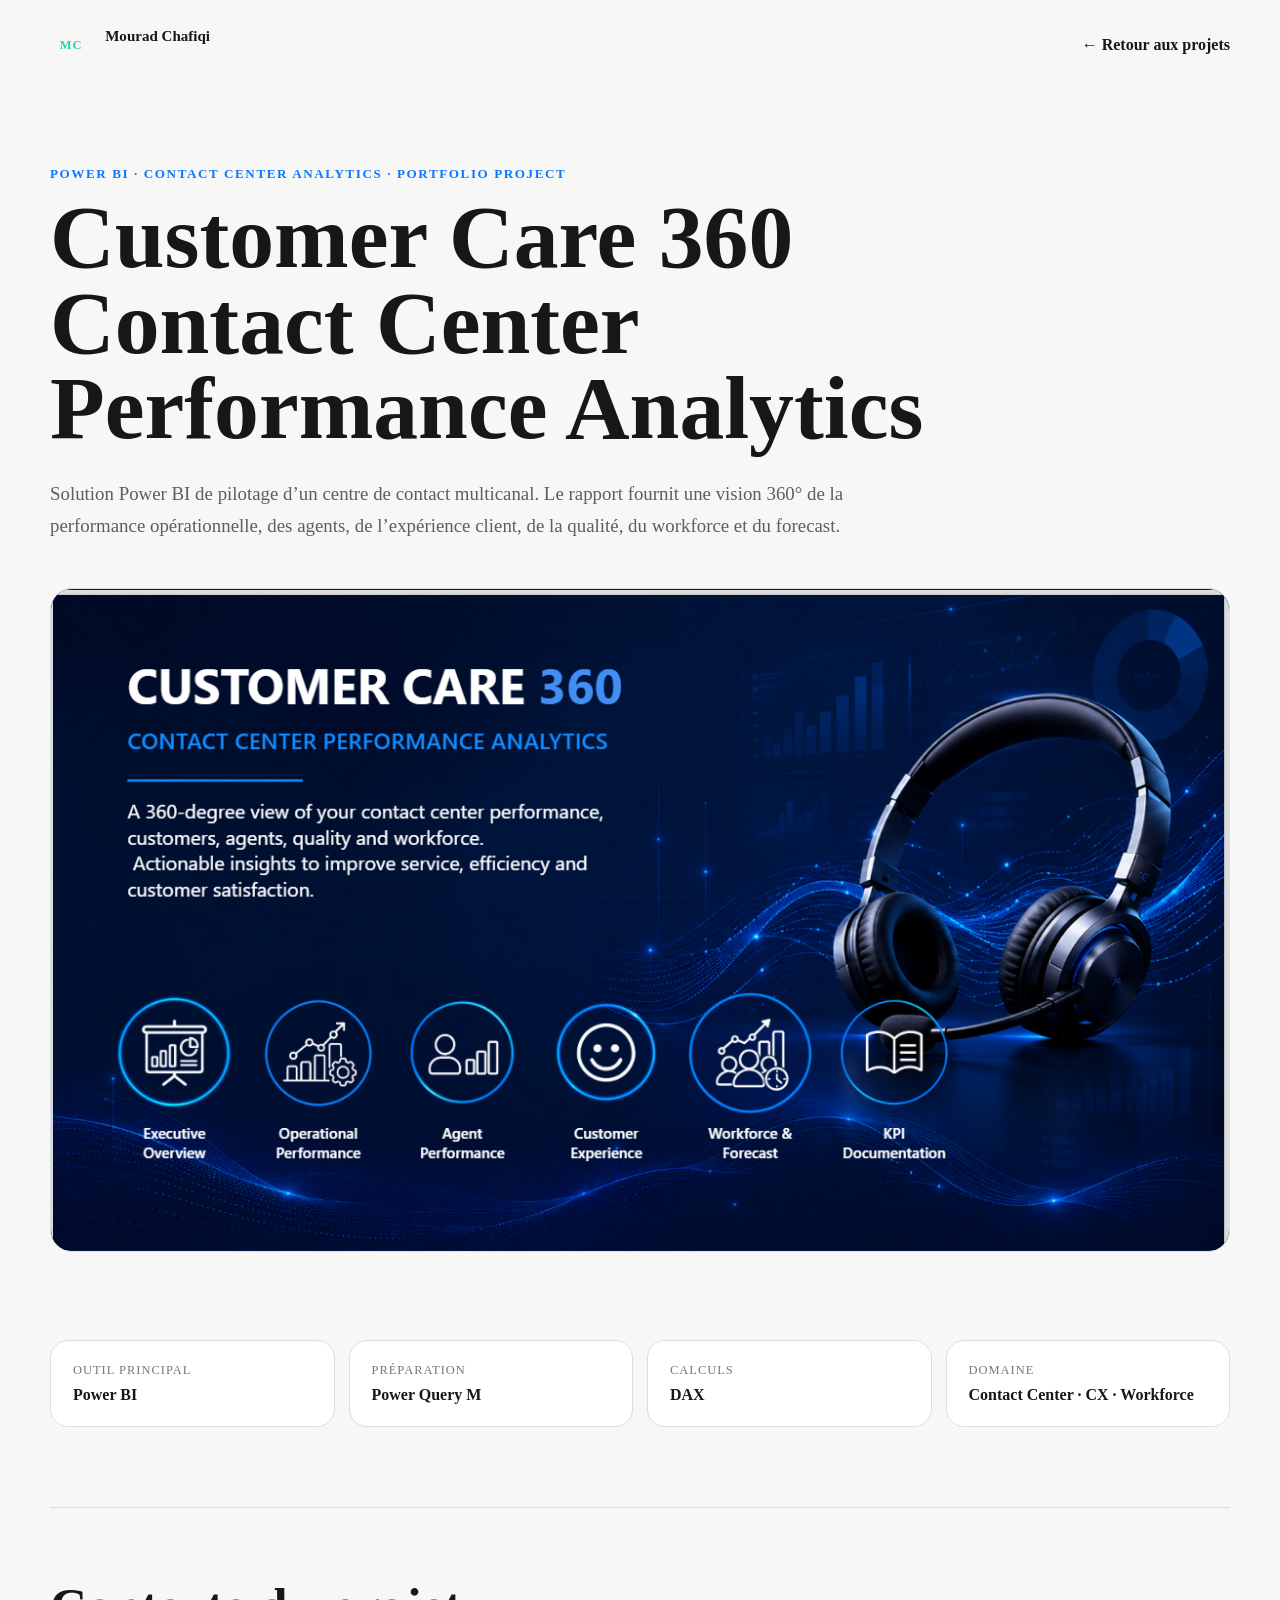
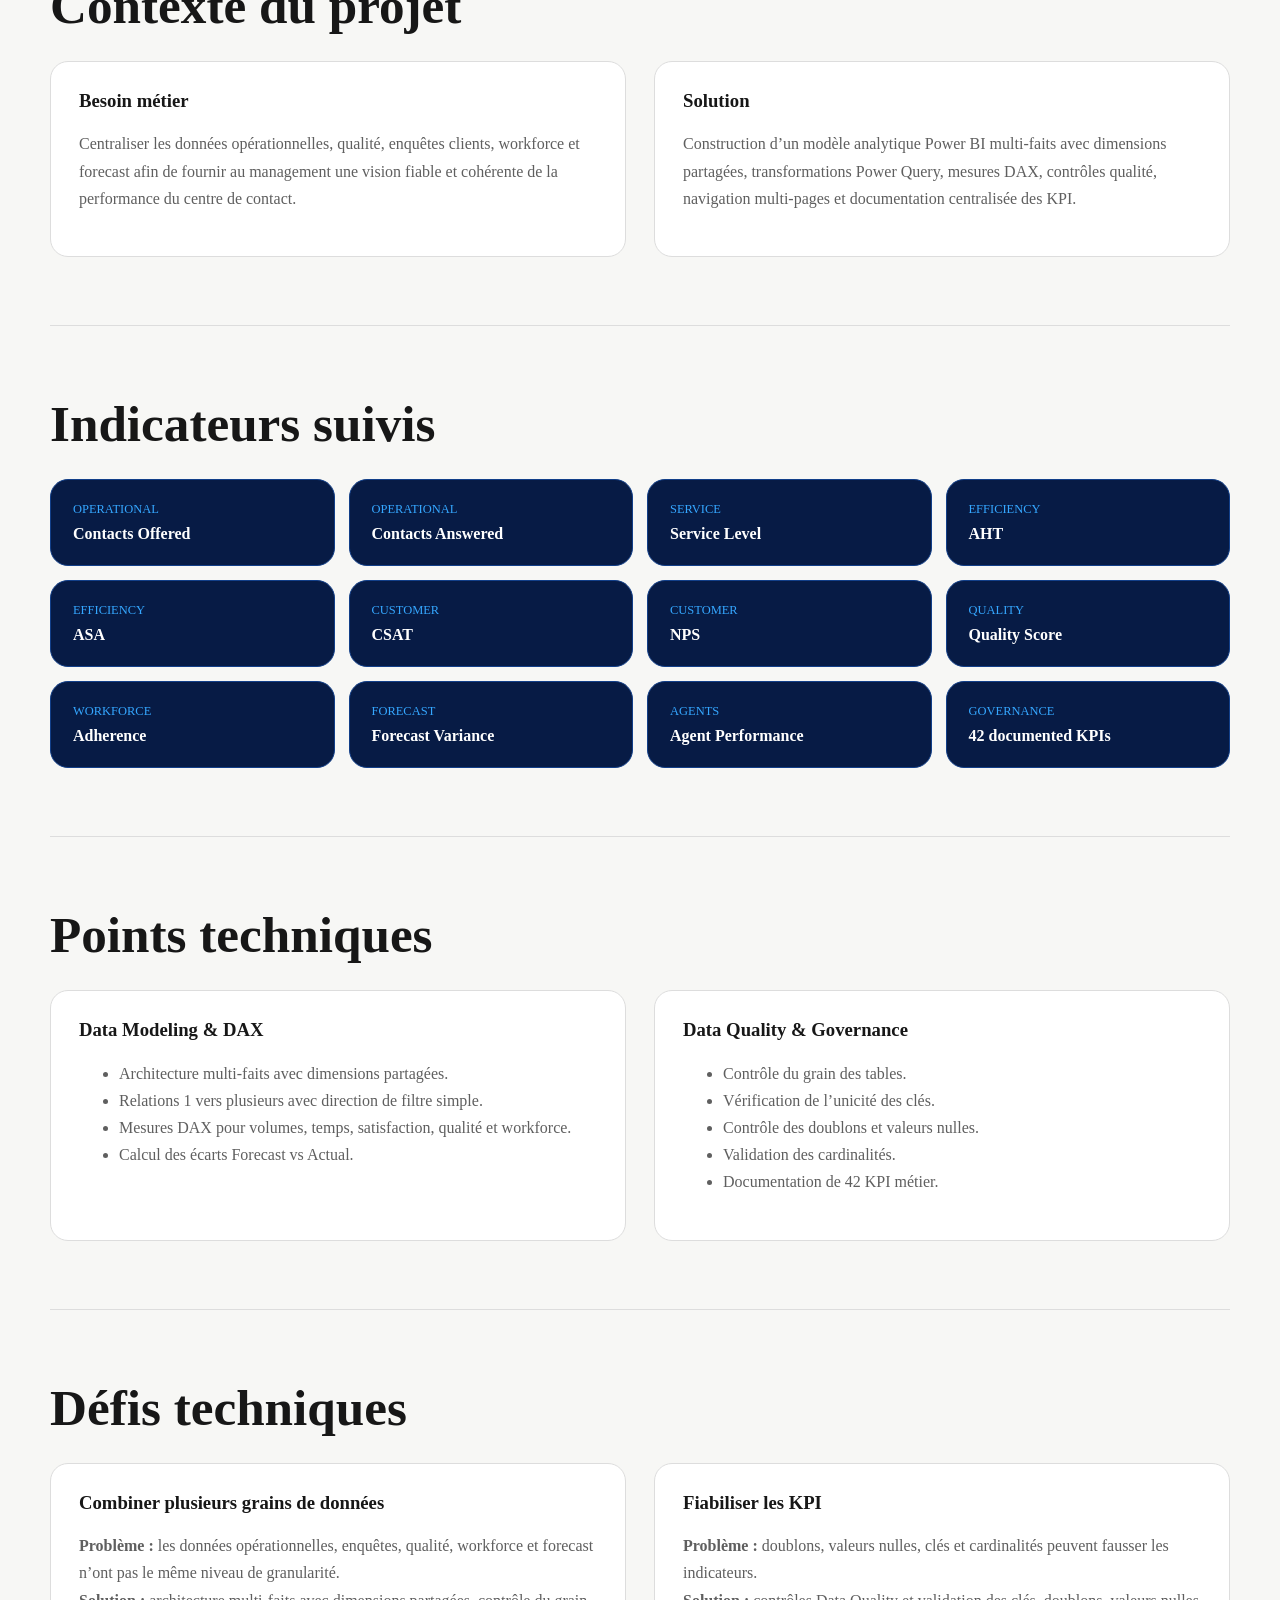
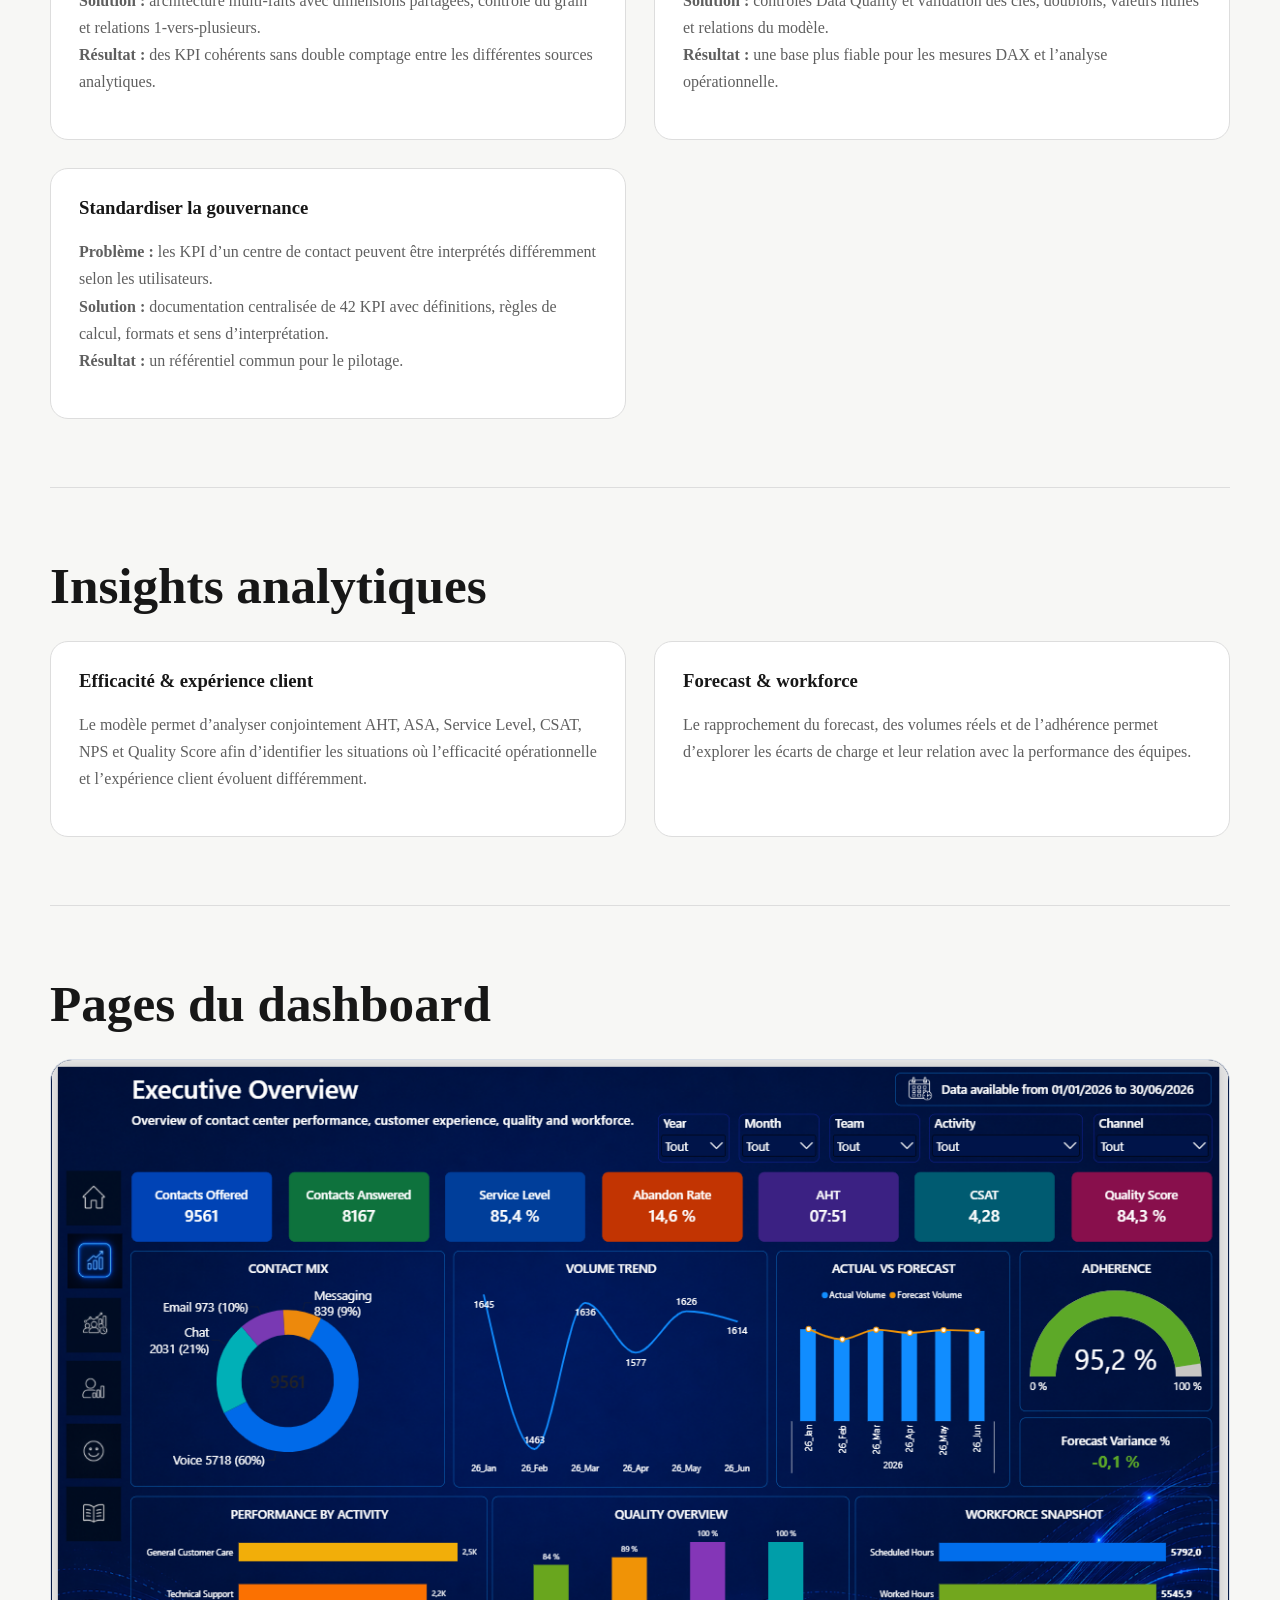
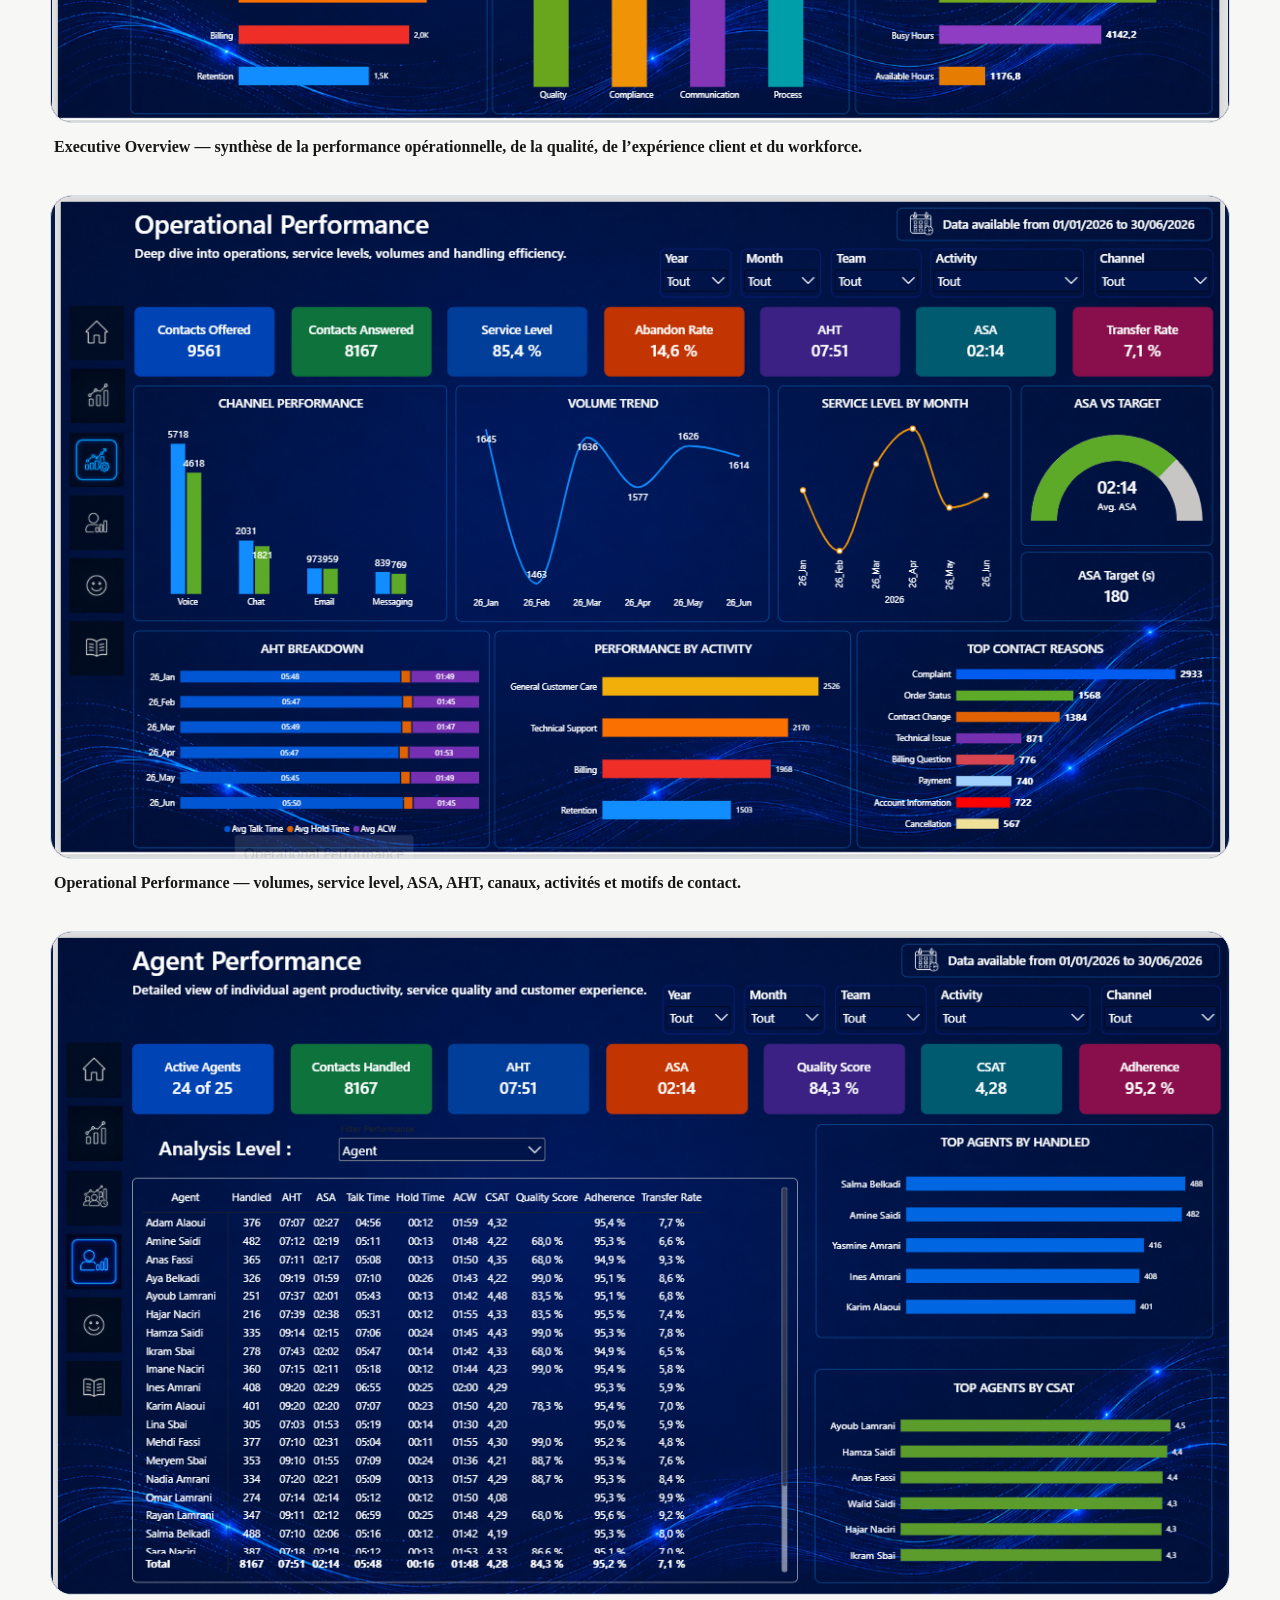
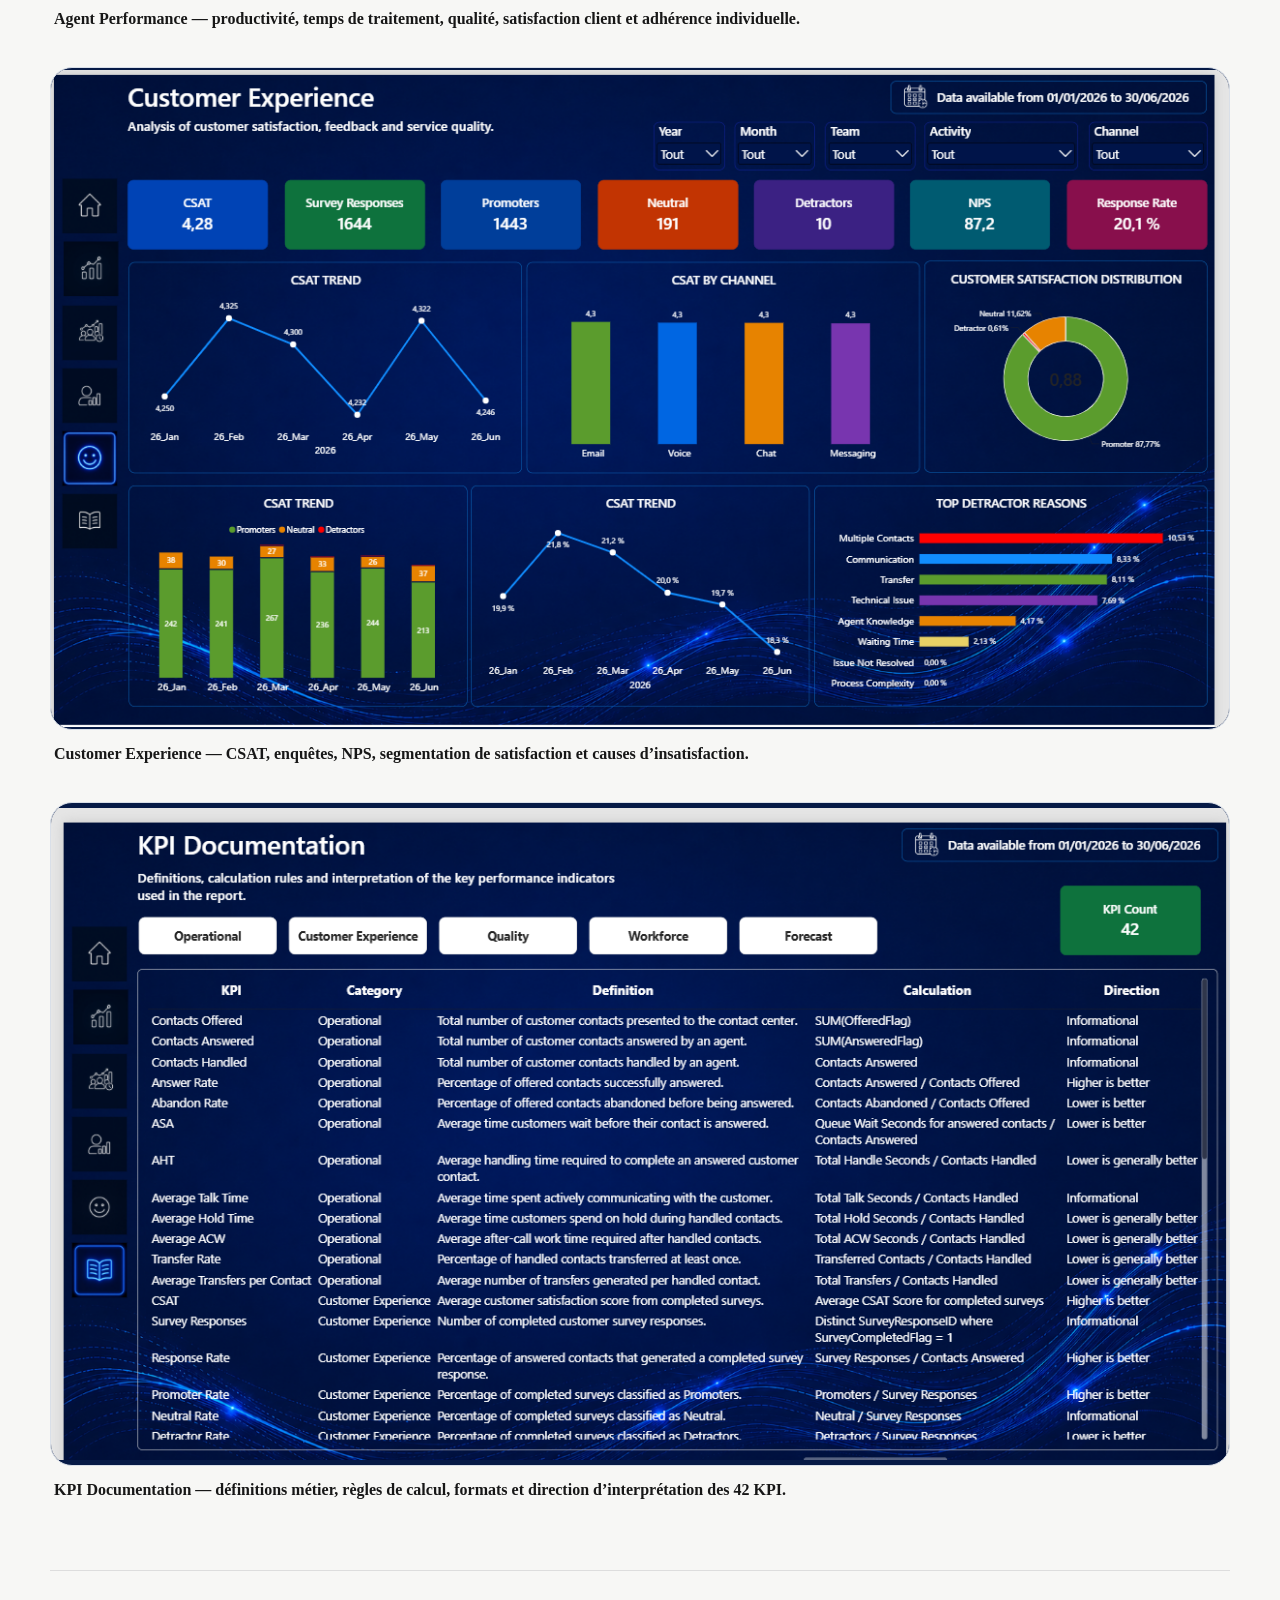
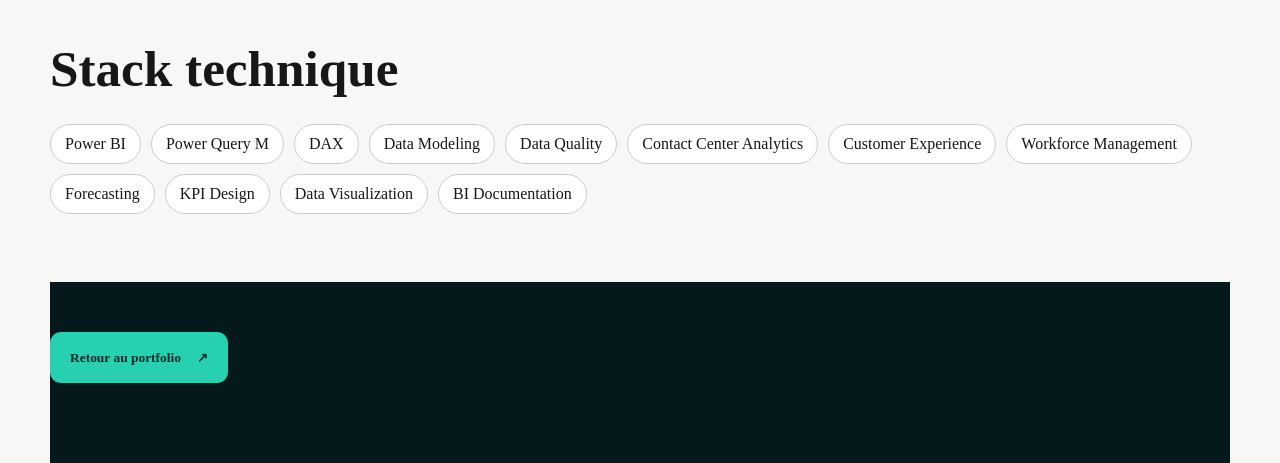
<file: project-customer-care-360.html>
<!doctype html>
<html lang="fr">
<head>
<meta charset="utf-8">
<meta name="viewport" content="width=device-width, initial-scale=1">
<meta name="description" content="Étude de cas Power BI Customer Care 360 - Contact Center Performance Analytics.">
<title>Customer Care 360 | Projet Power BI | Mourad Chafiqi</title>
<link rel="icon" href="favicon.svg" type="image/svg+xml">
<link rel="stylesheet" href="styles.css">
<style>
.case-page{background:#f7f7f5;color:#171717;min-height:100vh}.case-shell{width:min(1180px,calc(100% - 40px));margin:0 auto}.case-header{display:flex;justify-content:space-between;align-items:center;padding:24px 0}.case-back{text-decoration:none;color:#171717;font-weight:700}.case-hero{padding:76px 0 48px}.case-eyebrow{margin:0 0 12px;color:#0b78ff;text-transform:uppercase;letter-spacing:.12em;font-size:.82rem;font-weight:800}.case-hero h1{font-size:clamp(2.6rem,7vw,5.8rem);line-height:.95;margin:0;max-width:1050px}.case-lead{font-size:1.18rem;line-height:1.7;max-width:850px;color:#5e5e5e;margin-top:28px}.case-cover,.case-gallery-image{width:100%;aspect-ratio:16/9;border-radius:22px;border:1px solid #d9dfe8;background:#061a46;overflow:hidden;display:flex;align-items:center;justify-content:center}.case-cover{margin-top:46px}.case-cover img,.case-gallery-image img{width:100%;height:100%;object-fit:contain;display:block}.case-meta{display:grid;grid-template-columns:repeat(4,1fr);gap:14px;margin:40px 0 80px}.case-meta article,.case-card{background:#fff;padding:22px;border:1px solid #ddd;border-radius:18px}.case-meta span{display:block;color:#777;font-size:.78rem;text-transform:uppercase;letter-spacing:.08em}.case-meta strong{display:block;margin-top:8px}.case-section{padding:68px 0;border-top:1px solid #ddd}.case-section h2{font-size:clamp(2rem,4vw,3.4rem);margin:0 0 26px}.case-grid-two{display:grid;grid-template-columns:1fr 1fr;gap:28px}.case-card{padding:28px}.case-card h3{margin-top:0}.case-card p,.case-card li{color:#5f5f5f;line-height:1.7}.case-kpis{display:grid;grid-template-columns:repeat(4,1fr);gap:14px}.case-kpis div{background:#071b45;color:#fff;border-radius:18px;padding:22px;border:1px solid #123f89}.case-kpis span{display:block;color:#35a7ff;font-size:.78rem;text-transform:uppercase}.case-kpis strong{display:block;margin-top:8px}.case-gallery{display:grid;gap:36px}.case-gallery figure{margin:0}.case-gallery figcaption{font-weight:700;margin:12px 4px 0;line-height:1.5}.case-tags{display:flex;flex-wrap:wrap;gap:10px}.case-tags span{background:#fff;border:1px solid #ccc;border-radius:999px;padding:10px 14px}.case-highlight{background:#061a46;color:#fff;border-radius:22px;padding:32px;margin-top:28px}.case-highlight h3{color:#35a7ff}.case-highlight p{color:#d7e6ff;line-height:1.7}.case-footer{padding:50px 0 80px}@media(max-width:800px){.case-meta,.case-kpis,.case-grid-two{grid-template-columns:1fr}.case-hero{padding-top:40px}}
</style>
</head>
<body><main class="case-page"><div class="case-shell">
<header class="case-header"><a class="brand" href="index.html#top"><span class="brand-mark">MC</span><span class="brand-copy"><strong>Mourad Chafiqi</strong><small>Data Analyst</small></span></a><a class="case-back" href="index.html#projects">← Retour aux projets</a></header>
<section class="case-hero"><p class="case-eyebrow">Power BI · Contact Center Analytics · Portfolio Project</p><h1>Customer Care 360<br>Contact Center Performance Analytics</h1><p class="case-lead">Solution Power BI de pilotage d’un centre de contact multicanal. Le rapport fournit une vision 360° de la performance opérationnelle, des agents, de l’expérience client, de la qualité, du workforce et du forecast.</p><div class="case-cover"><img src="images/customer-care-360/home.png" alt="Customer Care 360 Home"></div></section>
<section class="case-meta"><article><span>Outil principal</span><strong>Power BI</strong></article><article><span>Préparation</span><strong>Power Query M</strong></article><article><span>Calculs</span><strong>DAX</strong></article><article><span>Domaine</span><strong>Contact Center · CX · Workforce</strong></article></section>
<section class="case-section"><h2>Contexte du projet</h2><div class="case-grid-two"><article class="case-card"><h3>Besoin métier</h3><p>Centraliser les données opérationnelles, qualité, enquêtes clients, workforce et forecast afin de fournir au management une vision fiable et cohérente de la performance du centre de contact.</p></article><article class="case-card"><h3>Solution</h3><p>Construction d’un modèle analytique Power BI multi-faits avec dimensions partagées, transformations Power Query, mesures DAX, contrôles qualité, navigation multi-pages et documentation centralisée des KPI.</p></article></div></section>
<section class="case-section"><h2>Indicateurs suivis</h2><div class="case-kpis"><div><span>Operational</span><strong>Contacts Offered</strong></div><div><span>Operational</span><strong>Contacts Answered</strong></div><div><span>Service</span><strong>Service Level</strong></div><div><span>Efficiency</span><strong>AHT</strong></div><div><span>Efficiency</span><strong>ASA</strong></div><div><span>Customer</span><strong>CSAT</strong></div><div><span>Customer</span><strong>NPS</strong></div><div><span>Quality</span><strong>Quality Score</strong></div><div><span>Workforce</span><strong>Adherence</strong></div><div><span>Forecast</span><strong>Forecast Variance</strong></div><div><span>Agents</span><strong>Agent Performance</strong></div><div><span>Governance</span><strong>42 documented KPIs</strong></div></div></section>
<section class="case-section"><h2>Points techniques</h2><div class="case-grid-two"><article class="case-card"><h3>Data Modeling &amp; DAX</h3><ul><li>Architecture multi-faits avec dimensions partagées.</li><li>Relations 1 vers plusieurs avec direction de filtre simple.</li><li>Mesures DAX pour volumes, temps, satisfaction, qualité et workforce.</li><li>Calcul des écarts Forecast vs Actual.</li></ul></article><article class="case-card"><h3>Data Quality &amp; Governance</h3><ul><li>Contrôle du grain des tables.</li><li>Vérification de l’unicité des clés.</li><li>Contrôle des doublons et valeurs nulles.</li><li>Validation des cardinalités.</li><li>Documentation de 42 KPI métier.</li></ul></article></div></section>

<section class="case-section"><h2>Défis techniques</h2><div class="case-grid-two">
<article class="case-card"><h3>Combiner plusieurs grains de données</h3><p><strong>Problème :</strong> les données opérationnelles, enquêtes, qualité, workforce et forecast n’ont pas le même niveau de granularité.<br><strong>Solution :</strong> architecture multi-faits avec dimensions partagées, contrôle du grain et relations 1-vers-plusieurs.<br><strong>Résultat :</strong> des KPI cohérents sans double comptage entre les différentes sources analytiques.</p></article>
<article class="case-card"><h3>Fiabiliser les KPI</h3><p><strong>Problème :</strong> doublons, valeurs nulles, clés et cardinalités peuvent fausser les indicateurs.<br><strong>Solution :</strong> contrôles Data Quality et validation des clés, doublons, valeurs nulles et relations du modèle.<br><strong>Résultat :</strong> une base plus fiable pour les mesures DAX et l’analyse opérationnelle.</p></article>
<article class="case-card"><h3>Standardiser la gouvernance</h3><p><strong>Problème :</strong> les KPI d’un centre de contact peuvent être interprétés différemment selon les utilisateurs.<br><strong>Solution :</strong> documentation centralisée de 42 KPI avec définitions, règles de calcul, formats et sens d’interprétation.<br><strong>Résultat :</strong> un référentiel commun pour le pilotage.</p></article>
</div></section>
<section class="case-section"><h2>Insights analytiques</h2><div class="case-grid-two">
<article class="case-card"><h3>Efficacité &amp; expérience client</h3><p>Le modèle permet d’analyser conjointement AHT, ASA, Service Level, CSAT, NPS et Quality Score afin d’identifier les situations où l’efficacité opérationnelle et l’expérience client évoluent différemment.</p></article>
<article class="case-card"><h3>Forecast &amp; workforce</h3><p>Le rapprochement du forecast, des volumes réels et de l’adhérence permet d’explorer les écarts de charge et leur relation avec la performance des équipes.</p></article>
</div></section>

<section class="case-section"><h2>Pages du dashboard</h2><div class="case-gallery">
<figure><div class="case-gallery-image"><img src="images/customer-care-360/executive-overview.png" alt="Executive Overview"></div><figcaption>Executive Overview — synthèse de la performance opérationnelle, de la qualité, de l’expérience client et du workforce.</figcaption></figure>
<figure><div class="case-gallery-image"><img src="images/customer-care-360/operational-performance.png" alt="Operational Performance"></div><figcaption>Operational Performance — volumes, service level, ASA, AHT, canaux, activités et motifs de contact.</figcaption></figure>
<figure><div class="case-gallery-image"><img src="images/customer-care-360/agent-performance.png" alt="Agent Performance"></div><figcaption>Agent Performance — productivité, temps de traitement, qualité, satisfaction client et adhérence individuelle.</figcaption></figure>
<figure><div class="case-gallery-image"><img src="images/customer-care-360/customer-experience.png" alt="Customer Experience"></div><figcaption>Customer Experience — CSAT, enquêtes, NPS, segmentation de satisfaction et causes d’insatisfaction.</figcaption></figure>
<figure><div class="case-gallery-image"><img src="images/customer-care-360/kpi-documentation.png" alt="KPI Documentation"></div><figcaption>KPI Documentation — définitions métier, règles de calcul, formats et direction d’interprétation des 42 KPI.</figcaption></figure>
</div></section>
<section class="case-section"><h2>Stack technique</h2><div class="case-tags"><span>Power BI</span><span>Power Query M</span><span>DAX</span><span>Data Modeling</span><span>Data Quality</span><span>Contact Center Analytics</span><span>Customer Experience</span><span>Workforce Management</span><span>Forecasting</span><span>KPI Design</span><span>Data Visualization</span><span>BI Documentation</span></div></section>
<footer class="case-footer"><a class="button button-primary" href="index.html#projects">Retour au portfolio<span aria-hidden="true">↗</span></a></footer>
</div></main></body></html>
</file>
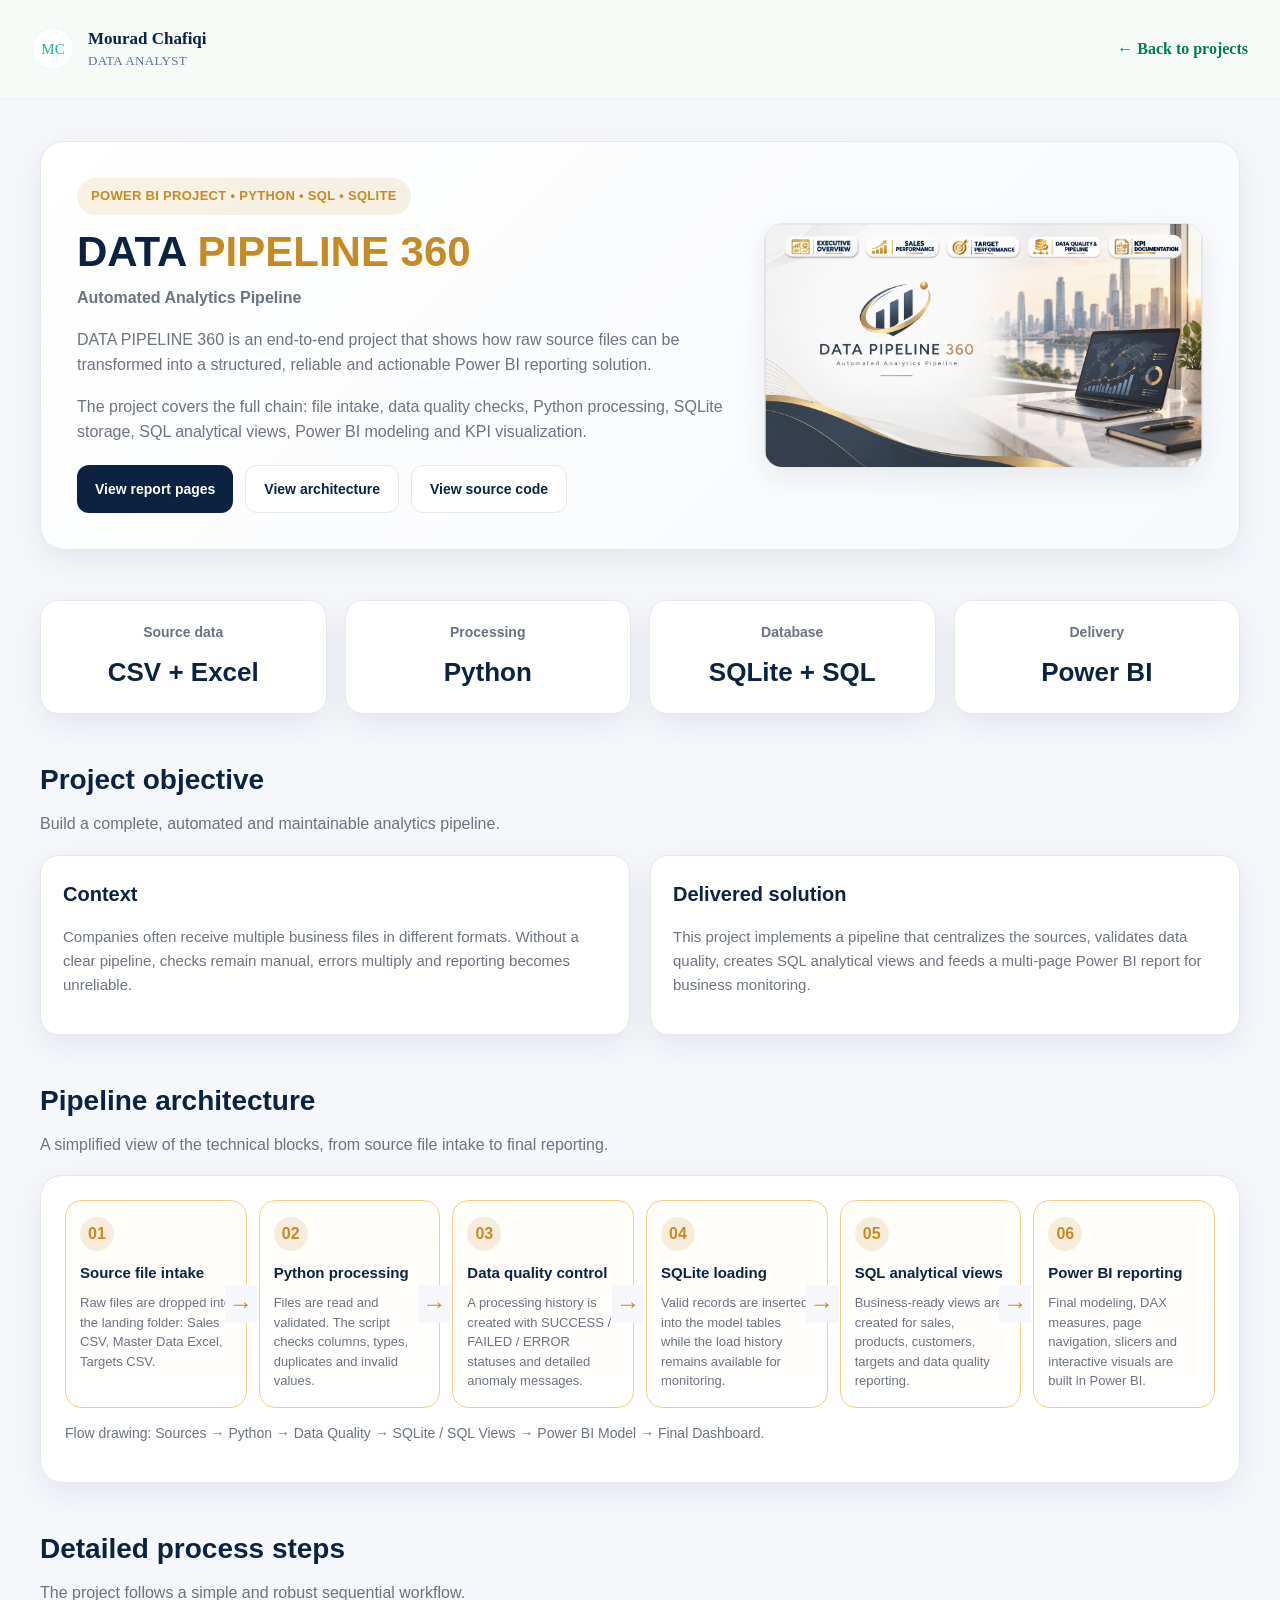
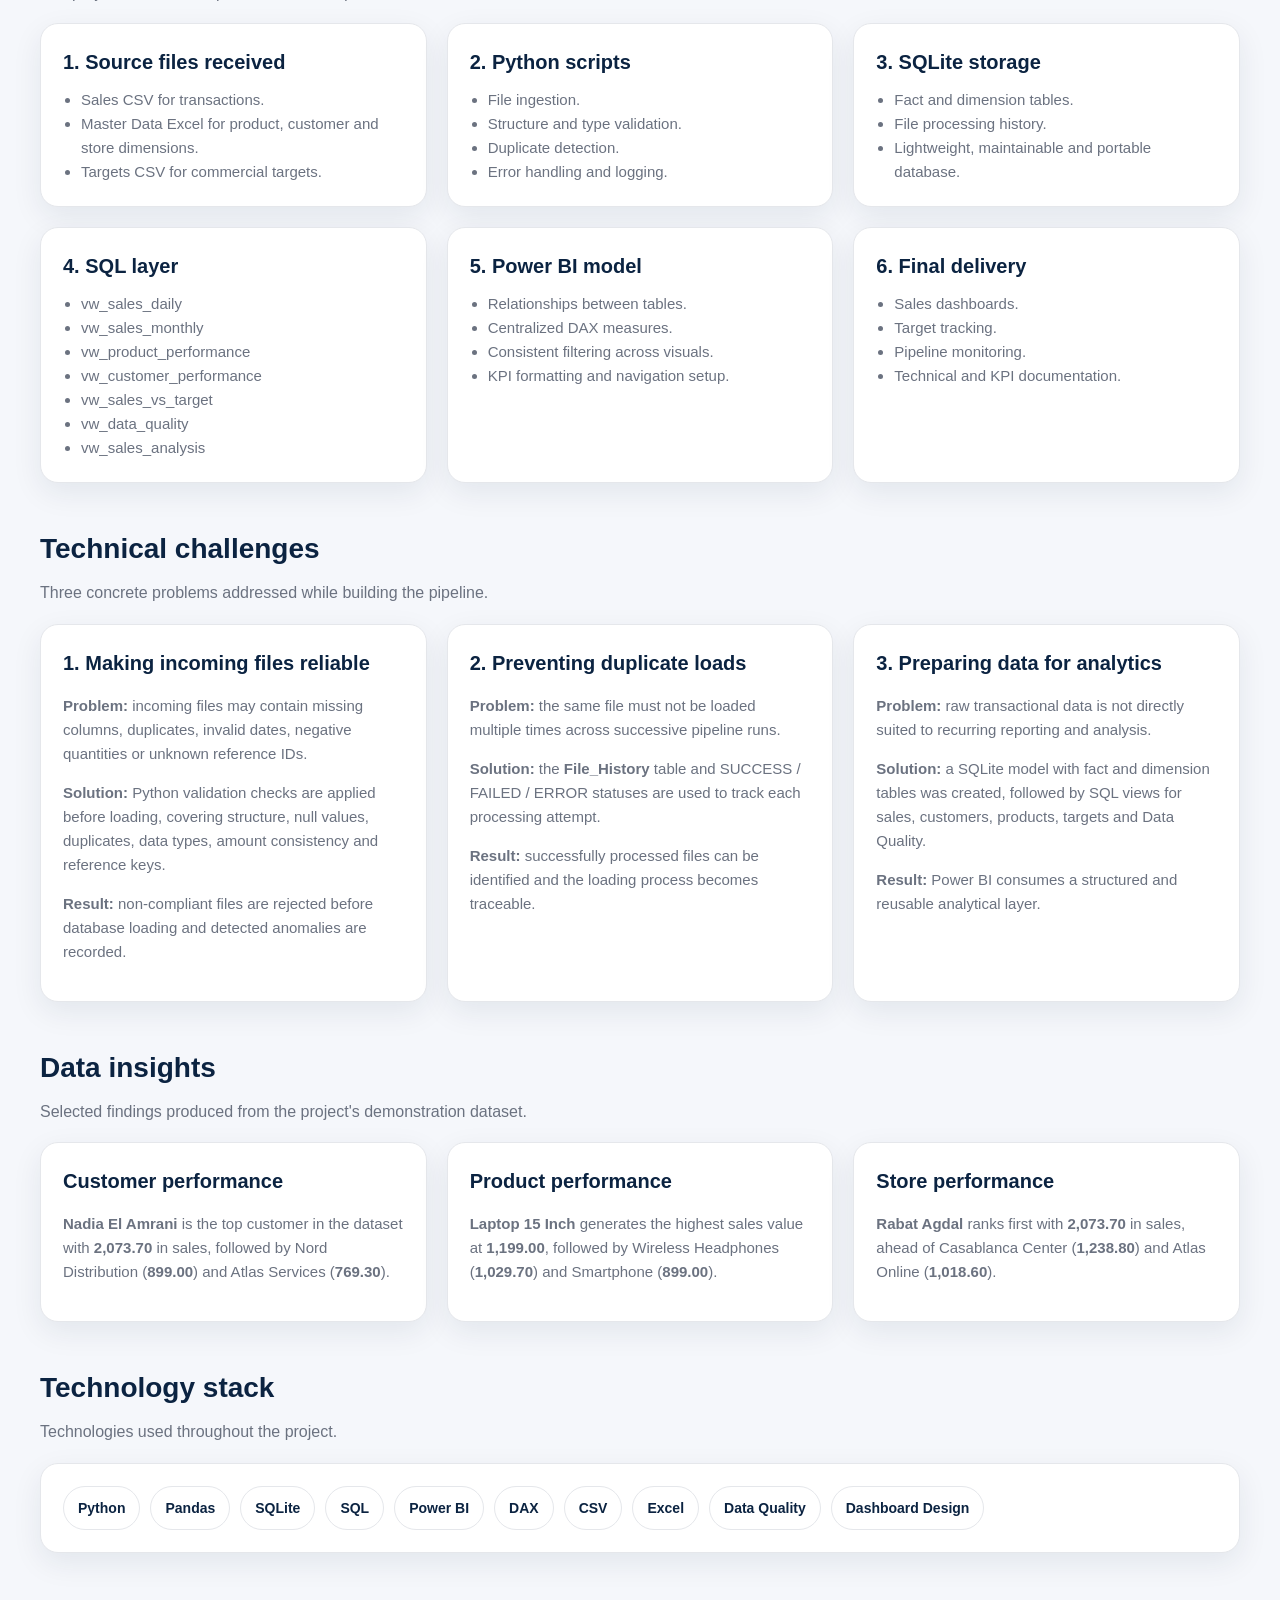
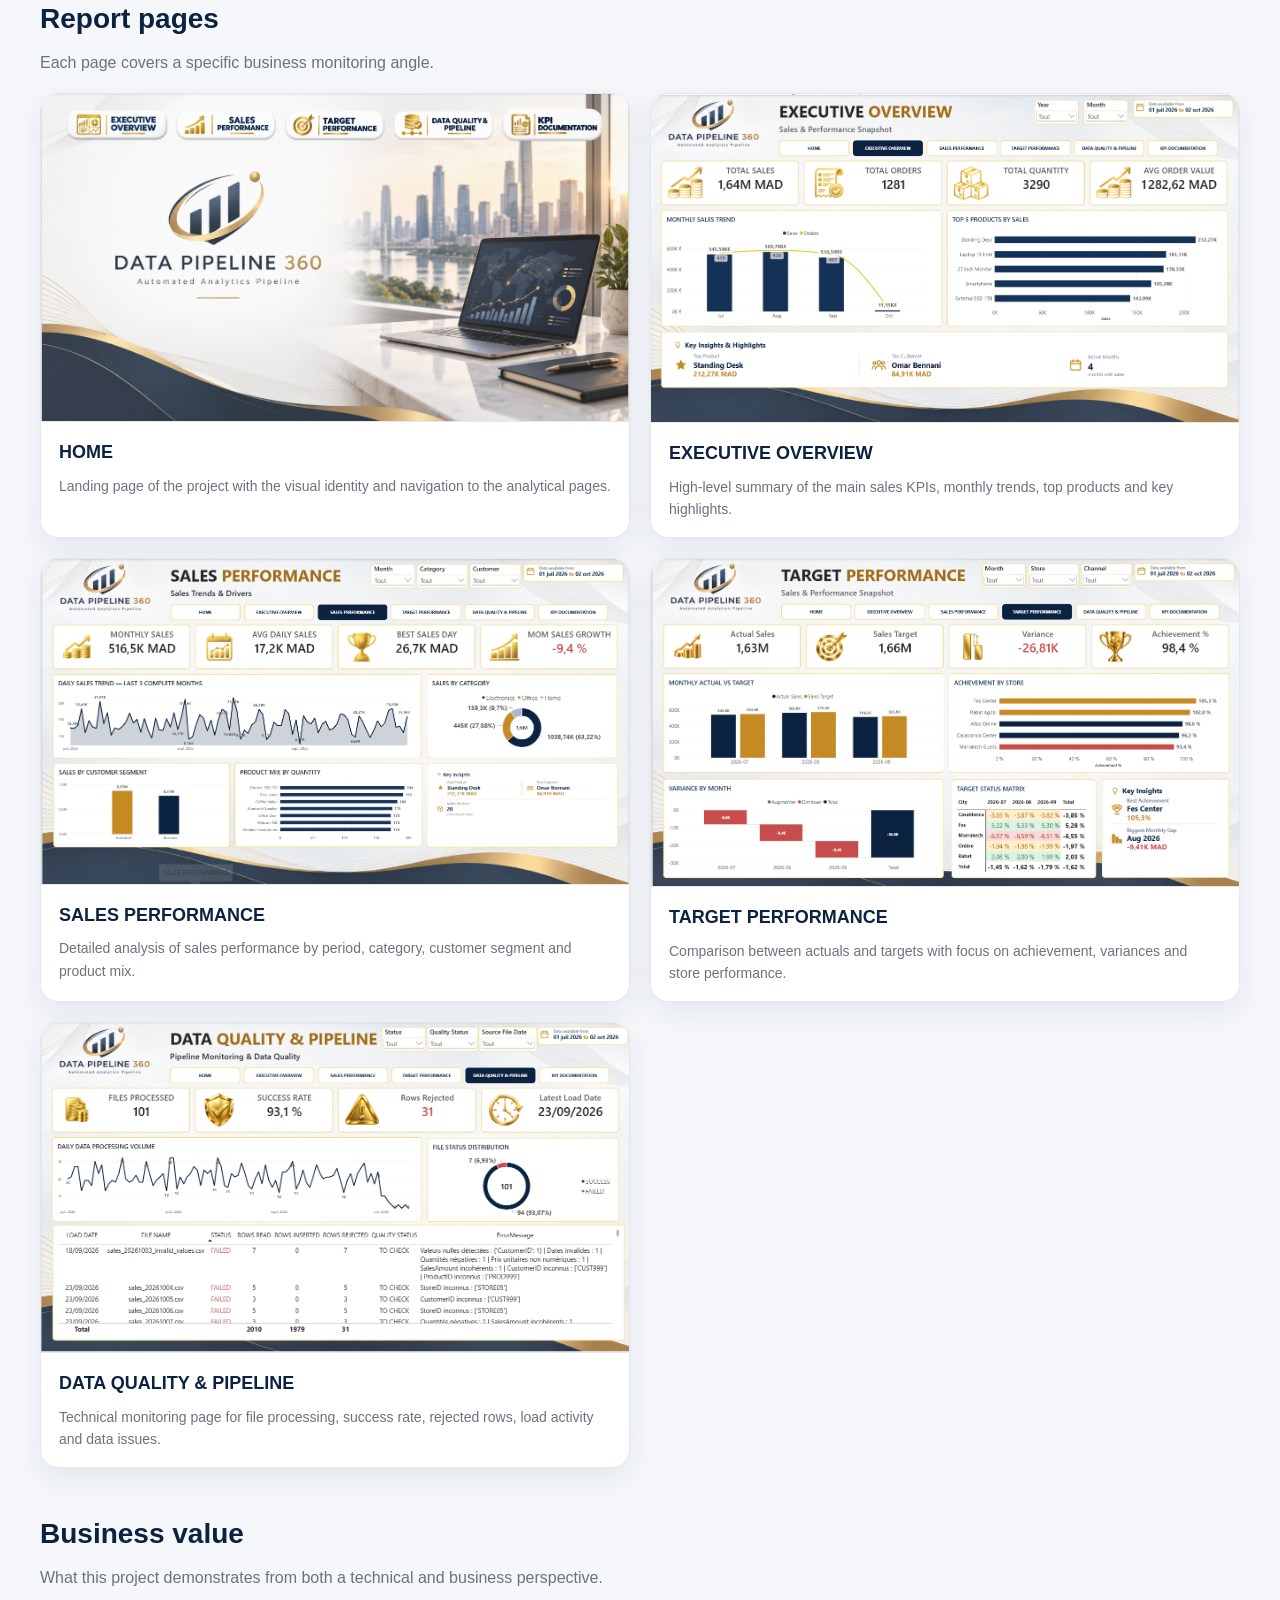
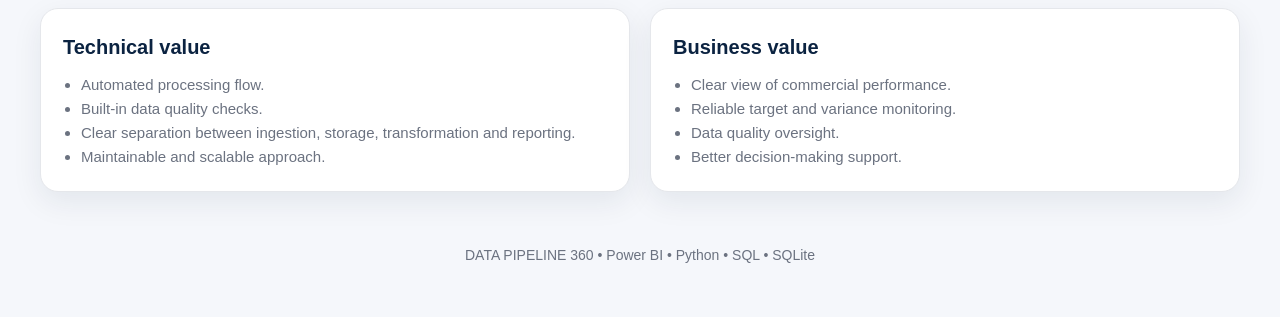
<file: project-data-pipeline-360-en.html>
<!DOCTYPE html>
<html lang="en">
<head>
  <meta charset="UTF-8" />
  <meta name="viewport" content="width=device-width, initial-scale=1.0" />
  <title>DATA PIPELINE 360 | Mourad Chafiqi</title>
  <style>
    :root {
      --bg: #f5f7fb;
      --card: #ffffff;
      --text: #111827;
      --muted: #6b7280;
      --line: #e5e7eb;
      --navy: #0b2341;
      --gold: #c58a24;
      --gold-light: #f2d08b;
      --shadow: 0 10px 30px rgba(11, 35, 65, 0.08);
      --radius: 18px;
      --radius-sm: 12px;
      --max: 1200px;
    }

    * {
      box-sizing: border-box;
    }

    body {
      margin: 0;
      font-family: "Segoe UI", Arial, sans-serif;
      background: var(--bg);
      color: var(--text);
      line-height: 1.6;
    }

    a {
      text-decoration: none;
      color: inherit;
    }

    .container {
      width: min(100% - 32px, var(--max));
      margin: 0 auto;
    }

    /* Header aligned with the other portfolio project pages */
    .topbar {
      background: #f6fbf8;
      border-bottom: 1px solid #edf2ef;
      position: static;
      z-index: 20;
    }
    .topbar-inner {
      width: min(100% - 64px, 1400px);
      margin: 0 auto;
      min-height: 98px;
      display: flex;
      align-items: center;
      justify-content: space-between;
      gap: 24px;
      padding: 0;
    }
    .project-detail-header .brand {
      display: inline-flex;
      align-items: center;
      gap: 14px;
      text-decoration: none;
      color: inherit;
    }
    .brand-mark {
      width: 42px;
      height: 42px;
      border-radius: 50%;
      display: grid;
      place-items: center;
      background: #fff;
      color: #16b99a;
      font-family: Georgia, "Times New Roman", serif;
      font-size: 15px;
      border: 1px solid #f1f5f3;
      flex: 0 0 42px;
    }
    .brand-copy {
      display: flex;
      flex-direction: column;
      justify-content: center;
      line-height: 1.1;
    }
    .brand-copy strong {
      display: block;
      margin: 0;
      color: #0b2341;
      font-family: Georgia, "Times New Roman", serif;
      font-size: 17px;
      font-weight: 700;
    }
    .brand-copy small {
      display: block;
      margin-top: 5px;
      color: #60739a;
      font-family: Georgia, "Times New Roman", serif;
      font-size: 13px;
      letter-spacing: .35px;
      text-transform: uppercase;
    }
    .back-projects {
      color: #007c59;
      font-family: Georgia, "Times New Roman", serif;
      font-size: 16px;
      font-weight: 700;
      text-decoration: none;
      white-space: nowrap;
    }
    .back-projects:hover { text-decoration: underline; }

.hero {
      padding: 42px 0 28px;
    }

    .hero-card {
      background: linear-gradient(135deg, #ffffff 0%, #f7f9fc 100%);
      border: 1px solid var(--line);
      box-shadow: var(--shadow);
      border-radius: 24px;
      padding: 36px;
      display: grid;
      grid-template-columns: 1.2fr 0.8fr;
      gap: 28px;
      align-items: center;
    }

    .badge {
      display: inline-flex;
      align-items: center;
      gap: 8px;
      padding: 8px 14px;
      border-radius: 999px;
      background: rgba(197, 138, 36, 0.12);
      color: var(--gold);
      font-size: 13px;
      font-weight: 700;
      letter-spacing: 0.3px;
      text-transform: uppercase;
      margin-bottom: 14px;
    }

    h1 {
      margin: 0 0 10px;
      font-size: 42px;
      line-height: 1.1;
      color: var(--navy);
    }

    h1 span {
      color: var(--gold);
    }

    .subtitle {
      margin: 0 0 16px;
      color: #374151;
      font-size: 20px;
      font-weight: 600;
    }

    .hero-text p {
      margin: 0 0 16px;
      color: var(--muted);
      font-size: 16px;
    }

    .hero-actions {
      display: flex;
      gap: 12px;
      flex-wrap: wrap;
      margin-top: 20px;
    }

    .btn {
      display: inline-flex;
      align-items: center;
      justify-content: center;
      padding: 12px 18px;
      border-radius: 12px;
      font-weight: 700;
      font-size: 14px;
      transition: 0.2s ease;
    }

    .btn-primary {
      background: var(--navy);
      color: #fff;
    }

    .btn-primary:hover {
      background: #14345f;
    }

    .btn-secondary {
      background: #fff;
      color: var(--navy);
      border: 1px solid var(--line);
    }

    .btn-secondary:hover {
      border-color: var(--gold);
      color: var(--gold);
    }

    .hero-image img {
      width: 100%;
      border-radius: 18px;
      border: 1px solid var(--line);
      box-shadow: var(--shadow);
      display: block;
    }

    .section {
      padding: 22px 0;
    }

    .section-header {
      margin-bottom: 18px;
    }

    .section-header h2 {
      margin: 0 0 8px;
      font-size: 28px;
      color: var(--navy);
    }

    .section-header p {
      margin: 0;
      color: var(--muted);
    }

    .grid-2 {
      display: grid;
      grid-template-columns: repeat(2, 1fr);
      gap: 20px;
    }

    .grid-3 {
      display: grid;
      grid-template-columns: repeat(3, 1fr);
      gap: 20px;
    }

    .card {
      background: var(--card);
      border: 1px solid var(--line);
      border-radius: var(--radius);
      box-shadow: var(--shadow);
      padding: 22px;
    }

    .card h3 {
      margin: 0 0 10px;
      color: var(--navy);
      font-size: 20px;
    }

    .card p,
    .card li {
      color: var(--muted);
      font-size: 15px;
    }

    .list {
      margin: 0;
      padding-left: 18px;
    }

    .kpi-strip {
      display: grid;
      grid-template-columns: repeat(4, 1fr);
      gap: 18px;
    }

    .kpi-item {
      background: #fff;
      border: 1px solid var(--line);
      border-radius: 18px;
      padding: 20px;
      text-align: center;
      box-shadow: var(--shadow);
    }

    .kpi-item .label {
      color: var(--muted);
      font-size: 14px;
      font-weight: 600;
      margin-bottom: 8px;
    }

    .kpi-item .value {
      color: var(--navy);
      font-size: 26px;
      font-weight: 800;
    }

    .pipeline-diagram {
      background: #fff;
      border: 1px solid var(--line);
      border-radius: 22px;
      box-shadow: var(--shadow);
      padding: 24px;
    }

    .pipeline-flow {
      display: grid;
      grid-template-columns: repeat(6, 1fr);
      gap: 12px;
      align-items: stretch;
    }

    .flow-step {
      border: 1px solid var(--gold-light);
      border-radius: 16px;
      background: linear-gradient(180deg, #fffdf8 0%, #ffffff 100%);
      padding: 16px 14px;
      position: relative;
      min-height: 150px;
    }

    .flow-step:not(:last-child)::after {
      content: "→";
      position: absolute;
      right: -11px;
      top: 50%;
      transform: translateY(-50%);
      color: var(--gold);
      font-size: 24px;
      font-weight: 900;
      z-index: 2;
      background: var(--bg);
      padding: 0 4px;
    }

    .flow-num {
      width: 34px;
      height: 34px;
      border-radius: 50%;
      display: grid;
      place-items: center;
      background: rgba(197, 138, 36, 0.14);
      color: var(--gold);
      font-weight: 800;
      margin-bottom: 10px;
    }

    .flow-title {
      color: var(--navy);
      font-weight: 800;
      font-size: 15px;
      margin-bottom: 8px;
    }

    .flow-text {
      color: var(--muted);
      font-size: 13px;
      line-height: 1.5;
    }

    .tech-tags {
      display: flex;
      flex-wrap: wrap;
      gap: 10px;
    }

    .tag {
      padding: 10px 14px;
      border-radius: 999px;
      background: #fff;
      border: 1px solid var(--line);
      color: var(--navy);
      font-weight: 700;
      font-size: 14px;
    }

    .screens-grid {
      display: grid;
      grid-template-columns: repeat(2, 1fr);
      gap: 20px;
    }

    .screen-card {
      background: #fff;
      border: 1px solid var(--line);
      border-radius: 18px;
      overflow: hidden;
      box-shadow: var(--shadow);
    }

    .screen-card img {
      width: 100%;
      display: block;
      border-bottom: 1px solid var(--line);
    }

    .screen-content {
      padding: 16px 18px;
    }

    .screen-content h3 {
      margin: 0 0 8px;
      font-size: 18px;
      color: var(--navy);
    }

    .screen-content p {
      margin: 0;
      color: var(--muted);
      font-size: 14px;
    }

    .architecture-note {
      margin-top: 14px;
      color: var(--muted);
      font-size: 14px;
    }

    .footer {
      padding: 30px 0 50px;
      color: var(--muted);
      font-size: 14px;
      text-align: center;
    }

    @media (max-width: 1100px) {
      .hero-card,
      .grid-2,
      .grid-3,
      .screens-grid,
      .kpi-strip,
      .pipeline-flow {
        grid-template-columns: 1fr;
      }

      .flow-step:not(:last-child)::after {
        content: "↓";
        right: auto;
        left: 50%;
        top: auto;
        bottom: -18px;
        transform: translateX(-50%);
        background: #fff;
      }
    }

    @media (max-width: 768px) {
      h1 {
        font-size: 32px;
      }

      .hero-card {
        padding: 24px;
      }

      .topbar-inner {
        width: min(100% - 32px, 1400px);
        min-height: 88px;
      }
      .brand-copy strong { font-size: 15px; }
      .brand-copy small { font-size: 11px; }
      .back-projects { font-size: 14px; }
    }
  </style>
</head>
<body>
  <header class="topbar project-detail-header">
    <div class="topbar-inner">
      <a class="brand" href="en.html" aria-label="Mourad Chafiqi - Portfolio">
        <span class="brand-mark">MC</span>
        <span class="brand-copy">
          <strong>Mourad Chafiqi</strong>
          <small>DATA ANALYST</small>
        </span>
      </a>
      <a class="back-projects" href="en.html#projects">← Back to projects</a>
    </div>
  </header>

  <main>
    <section class="hero">
      <div class="container">
        <div class="hero-card">
          <div class="hero-text">
            <div class="badge">Power BI Project • Python • SQL • SQLite</div>
            <h1>DATA <span>PIPELINE 360</span></h1>
            <p class="subtitle">Automated Analytics Pipeline</p>
            <p>
              DATA PIPELINE 360 is an end-to-end project that shows how raw source files can be transformed into a structured, reliable and actionable Power BI reporting solution.
            </p>
            <p>
              The project covers the full chain: file intake, data quality checks, Python processing, SQLite storage, SQL analytical views, Power BI modeling and KPI visualization.
            </p>
            <div class="hero-actions">
              <a href="#pages" class="btn btn-primary">View report pages</a>
              <a href="#architecture" class="btn btn-secondary">View architecture</a>
              <a href="https://github.com/Mourad83/data-pipeline-360" class="btn btn-secondary" target="_blank" rel="noopener noreferrer">View source code</a>
            </div>
          </div>
          <div class="hero-image">
            <img src="images/data-pipeline-360/HOME.png" alt="DATA PIPELINE 360 Home Page">
          </div>
        </div>
      </div>
    </section>

    <section class="section">
      <div class="container">
        <div class="kpi-strip">
          <div class="kpi-item">
            <div class="label">Source data</div>
            <div class="value">CSV + Excel</div>
          </div>
          <div class="kpi-item">
            <div class="label">Processing</div>
            <div class="value">Python</div>
          </div>
          <div class="kpi-item">
            <div class="label">Database</div>
            <div class="value">SQLite + SQL</div>
          </div>
          <div class="kpi-item">
            <div class="label">Delivery</div>
            <div class="value">Power BI</div>
          </div>
        </div>
      </div>
    </section>

    <section class="section">
      <div class="container">
        <div class="section-header">
          <h2>Project objective</h2>
          <p>Build a complete, automated and maintainable analytics pipeline.</p>
        </div>
        <div class="grid-2">
          <div class="card">
            <h3>Context</h3>
            <p>
              Companies often receive multiple business files in different formats. Without a clear pipeline, checks remain manual, errors multiply and reporting becomes unreliable.
            </p>
          </div>
          <div class="card">
            <h3>Delivered solution</h3>
            <p>
              This project implements a pipeline that centralizes the sources, validates data quality, creates SQL analytical views and feeds a multi-page Power BI report for business monitoring.
            </p>
          </div>
        </div>
      </div>
    </section>

    <section class="section" id="architecture">
      <div class="container">
        <div class="section-header">
          <h2>Pipeline architecture</h2>
          <p>A simplified view of the technical blocks, from source file intake to final reporting.</p>
        </div>

        <div class="pipeline-diagram">
          <div class="pipeline-flow">
            <div class="flow-step">
              <div class="flow-num">01</div>
              <div class="flow-title">Source file intake</div>
              <div class="flow-text">
                Raw files are dropped into the landing folder:
                Sales CSV, Master Data Excel, Targets CSV.
              </div>
            </div>

            <div class="flow-step">
              <div class="flow-num">02</div>
              <div class="flow-title">Python processing</div>
              <div class="flow-text">
                Files are read and validated. The script checks columns, types, duplicates and invalid values.
              </div>
            </div>

            <div class="flow-step">
              <div class="flow-num">03</div>
              <div class="flow-title">Data quality control</div>
              <div class="flow-text">
                A processing history is created with SUCCESS / FAILED / ERROR statuses and detailed anomaly messages.
              </div>
            </div>

            <div class="flow-step">
              <div class="flow-num">04</div>
              <div class="flow-title">SQLite loading</div>
              <div class="flow-text">
                Valid records are inserted into the model tables while the load history remains available for monitoring.
              </div>
            </div>

            <div class="flow-step">
              <div class="flow-num">05</div>
              <div class="flow-title">SQL analytical views</div>
              <div class="flow-text">
                Business-ready views are created for sales, products, customers, targets and data quality reporting.
              </div>
            </div>

            <div class="flow-step">
              <div class="flow-num">06</div>
              <div class="flow-title">Power BI reporting</div>
              <div class="flow-text">
                Final modeling, DAX measures, page navigation, slicers and interactive visuals are built in Power BI.
              </div>
            </div>
          </div>

          <p class="architecture-note">
            Flow drawing: Sources → Python → Data Quality → SQLite / SQL Views → Power BI Model → Final Dashboard.
          </p>
        </div>
      </div>
    </section>

    <section class="section">
      <div class="container">
        <div class="section-header">
          <h2>Detailed process steps</h2>
          <p>The project follows a simple and robust sequential workflow.</p>
        </div>

        <div class="grid-3">
          <div class="card">
            <h3>1. Source files received</h3>
            <ul class="list">
              <li>Sales CSV for transactions.</li>
              <li>Master Data Excel for product, customer and store dimensions.</li>
              <li>Targets CSV for commercial targets.</li>
            </ul>
          </div>

          <div class="card">
            <h3>2. Python scripts</h3>
            <ul class="list">
              <li>File ingestion.</li>
              <li>Structure and type validation.</li>
              <li>Duplicate detection.</li>
              <li>Error handling and logging.</li>
            </ul>
          </div>

          <div class="card">
            <h3>3. SQLite storage</h3>
            <ul class="list">
              <li>Fact and dimension tables.</li>
              <li>File processing history.</li>
              <li>Lightweight, maintainable and portable database.</li>
            </ul>
          </div>

          <div class="card">
            <h3>4. SQL layer</h3>
            <ul class="list">
              <li>vw_sales_daily</li>
              <li>vw_sales_monthly</li>
              <li>vw_product_performance</li>
              <li>vw_customer_performance</li>
              <li>vw_sales_vs_target</li>
              <li>vw_data_quality</li>
              <li>vw_sales_analysis</li>
            </ul>
          </div>

          <div class="card">
            <h3>5. Power BI model</h3>
            <ul class="list">
              <li>Relationships between tables.</li>
              <li>Centralized DAX measures.</li>
              <li>Consistent filtering across visuals.</li>
              <li>KPI formatting and navigation setup.</li>
            </ul>
          </div>

          <div class="card">
            <h3>6. Final delivery</h3>
            <ul class="list">
              <li>Sales dashboards.</li>
              <li>Target tracking.</li>
              <li>Pipeline monitoring.</li>
              <li>Technical and KPI documentation.</li>
            </ul>
          </div>
        </div>
      </div>
    </section>


    <section class="section">
      <div class="container">
        <div class="section-header">
          <h2>Technical challenges</h2>
          <p>Three concrete problems addressed while building the pipeline.</p>
        </div>
        <div class="grid-3">
          <div class="card">
            <h3>1. Making incoming files reliable</h3>
            <p><strong>Problem:</strong> incoming files may contain missing columns, duplicates, invalid dates, negative quantities or unknown reference IDs.</p>
            <p><strong>Solution:</strong> Python validation checks are applied before loading, covering structure, null values, duplicates, data types, amount consistency and reference keys.</p>
            <p><strong>Result:</strong> non-compliant files are rejected before database loading and detected anomalies are recorded.</p>
          </div>
          <div class="card">
            <h3>2. Preventing duplicate loads</h3>
            <p><strong>Problem:</strong> the same file must not be loaded multiple times across successive pipeline runs.</p>
            <p><strong>Solution:</strong> the <strong>File_History</strong> table and SUCCESS / FAILED / ERROR statuses are used to track each processing attempt.</p>
            <p><strong>Result:</strong> successfully processed files can be identified and the loading process becomes traceable.</p>
          </div>
          <div class="card">
            <h3>3. Preparing data for analytics</h3>
            <p><strong>Problem:</strong> raw transactional data is not directly suited to recurring reporting and analysis.</p>
            <p><strong>Solution:</strong> a SQLite model with fact and dimension tables was created, followed by SQL views for sales, customers, products, targets and Data Quality.</p>
            <p><strong>Result:</strong> Power BI consumes a structured and reusable analytical layer.</p>
          </div>
        </div>
      </div>
    </section>

    <section class="section">
      <div class="container">
        <div class="section-header">
          <h2>Data insights</h2>
          <p>Selected findings produced from the project's demonstration dataset.</p>
        </div>
        <div class="grid-3">
          <div class="card">
            <h3>Customer performance</h3>
            <p><strong>Nadia El Amrani</strong> is the top customer in the dataset with <strong>2,073.70</strong> in sales, followed by Nord Distribution (<strong>899.00</strong>) and Atlas Services (<strong>769.30</strong>).</p>
          </div>
          <div class="card">
            <h3>Product performance</h3>
            <p><strong>Laptop 15 Inch</strong> generates the highest sales value at <strong>1,199.00</strong>, followed by Wireless Headphones (<strong>1,029.70</strong>) and Smartphone (<strong>899.00</strong>).</p>
          </div>
          <div class="card">
            <h3>Store performance</h3>
            <p><strong>Rabat Agdal</strong> ranks first with <strong>2,073.70</strong> in sales, ahead of Casablanca Center (<strong>1,238.80</strong>) and Atlas Online (<strong>1,018.60</strong>).</p>
          </div>
        </div>
      </div>
    </section>

    <section class="section">
      <div class="container">
        <div class="section-header">
          <h2>Technology stack</h2>
          <p>Technologies used throughout the project.</p>
        </div>
        <div class="card">
          <div class="tech-tags">
            <div class="tag">Python</div>
            <div class="tag">Pandas</div>
            <div class="tag">SQLite</div>
            <div class="tag">SQL</div>
            <div class="tag">Power BI</div>
            <div class="tag">DAX</div>
            <div class="tag">CSV</div>
            <div class="tag">Excel</div>
            <div class="tag">Data Quality</div>
            <div class="tag">Dashboard Design</div>
          </div>
        </div>
      </div>
    </section>

    <section class="section" id="pages">
      <div class="container">
        <div class="section-header">
          <h2>Report pages</h2>
          <p>Each page covers a specific business monitoring angle.</p>
        </div>

        <div class="screens-grid">
          <div class="screen-card">
            <img src="images/data-pipeline-360/HOME.png" alt="HOME">
            <div class="screen-content">
              <h3>HOME</h3>
              <p>Landing page of the project with the visual identity and navigation to the analytical pages.</p>
            </div>
          </div>

          <div class="screen-card">
            <img src="images/data-pipeline-360/EXECUTIVE OVERVIEW.png" alt="EXECUTIVE OVERVIEW">
            <div class="screen-content">
              <h3>EXECUTIVE OVERVIEW</h3>
              <p>High-level summary of the main sales KPIs, monthly trends, top products and key highlights.</p>
            </div>
          </div>

          <div class="screen-card">
            <img src="images/data-pipeline-360/SALES PERFORMANCE.png" alt="SALES PERFORMANCE">
            <div class="screen-content">
              <h3>SALES PERFORMANCE</h3>
              <p>Detailed analysis of sales performance by period, category, customer segment and product mix.</p>
            </div>
          </div>

          <div class="screen-card">
            <img src="images/data-pipeline-360/TARGET PERFORMANCE.png" alt="TARGET PERFORMANCE">
            <div class="screen-content">
              <h3>TARGET PERFORMANCE</h3>
              <p>Comparison between actuals and targets with focus on achievement, variances and store performance.</p>
            </div>
          </div>

          <div class="screen-card">
            <img src="images/data-pipeline-360/DATA QUALITY & PIPELINE.png" alt="DATA QUALITY & PIPELINE">
            <div class="screen-content">
              <h3>DATA QUALITY & PIPELINE</h3>
              <p>Technical monitoring page for file processing, success rate, rejected rows, load activity and data issues.</p>
            </div>
          </div>
        </div>
      </div>
    </section>

    <section class="section">
      <div class="container">
        <div class="section-header">
          <h2>Business value</h2>
          <p>What this project demonstrates from both a technical and business perspective.</p>
        </div>
        <div class="grid-2">
          <div class="card">
            <h3>Technical value</h3>
            <ul class="list">
              <li>Automated processing flow.</li>
              <li>Built-in data quality checks.</li>
              <li>Clear separation between ingestion, storage, transformation and reporting.</li>
              <li>Maintainable and scalable approach.</li>
            </ul>
          </div>
          <div class="card">
            <h3>Business value</h3>
            <ul class="list">
              <li>Clear view of commercial performance.</li>
              <li>Reliable target and variance monitoring.</li>
              <li>Data quality oversight.</li>
              <li>Better decision-making support.</li>
            </ul>
          </div>
        </div>
      </div>
    </section>
  </main>

  <footer class="footer">
    <div class="container">
      DATA PIPELINE 360 • Power BI • Python • SQL • SQLite
    </div>
  </footer>
</body>
</html>
</file>
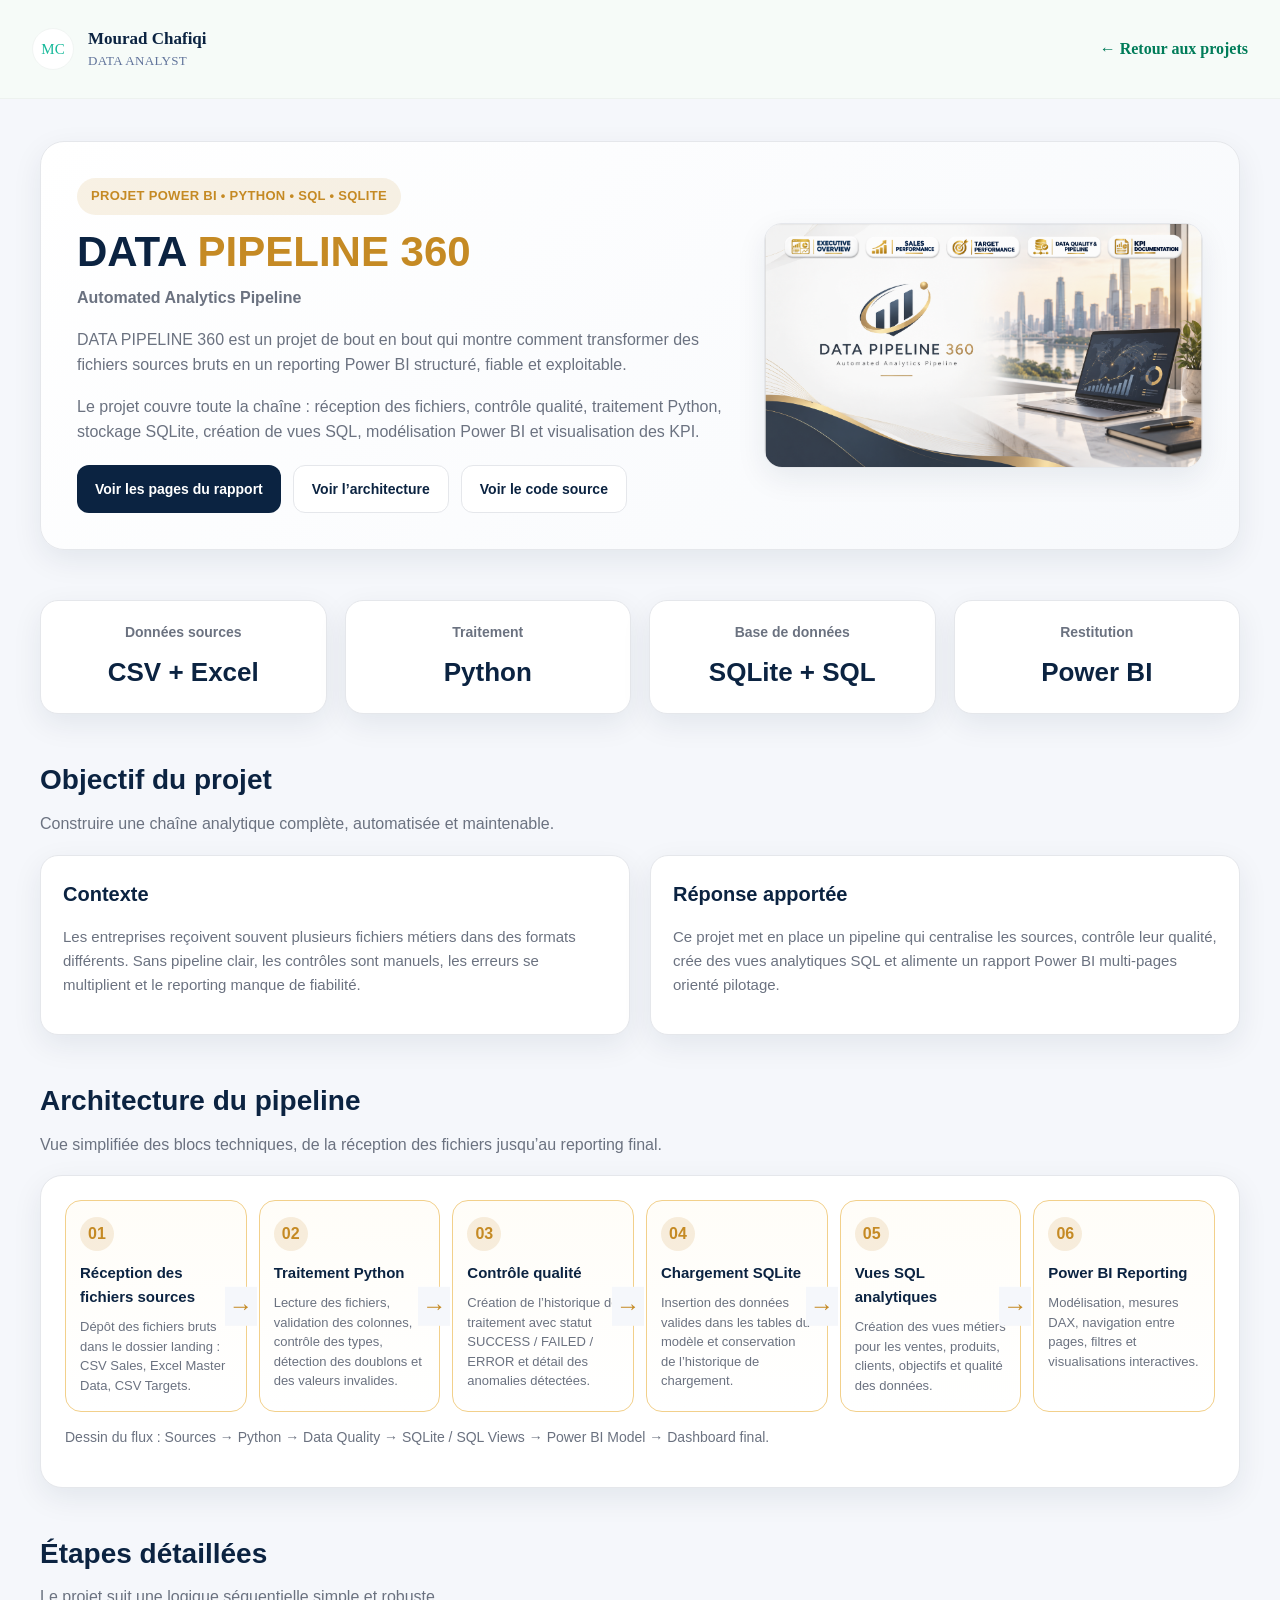
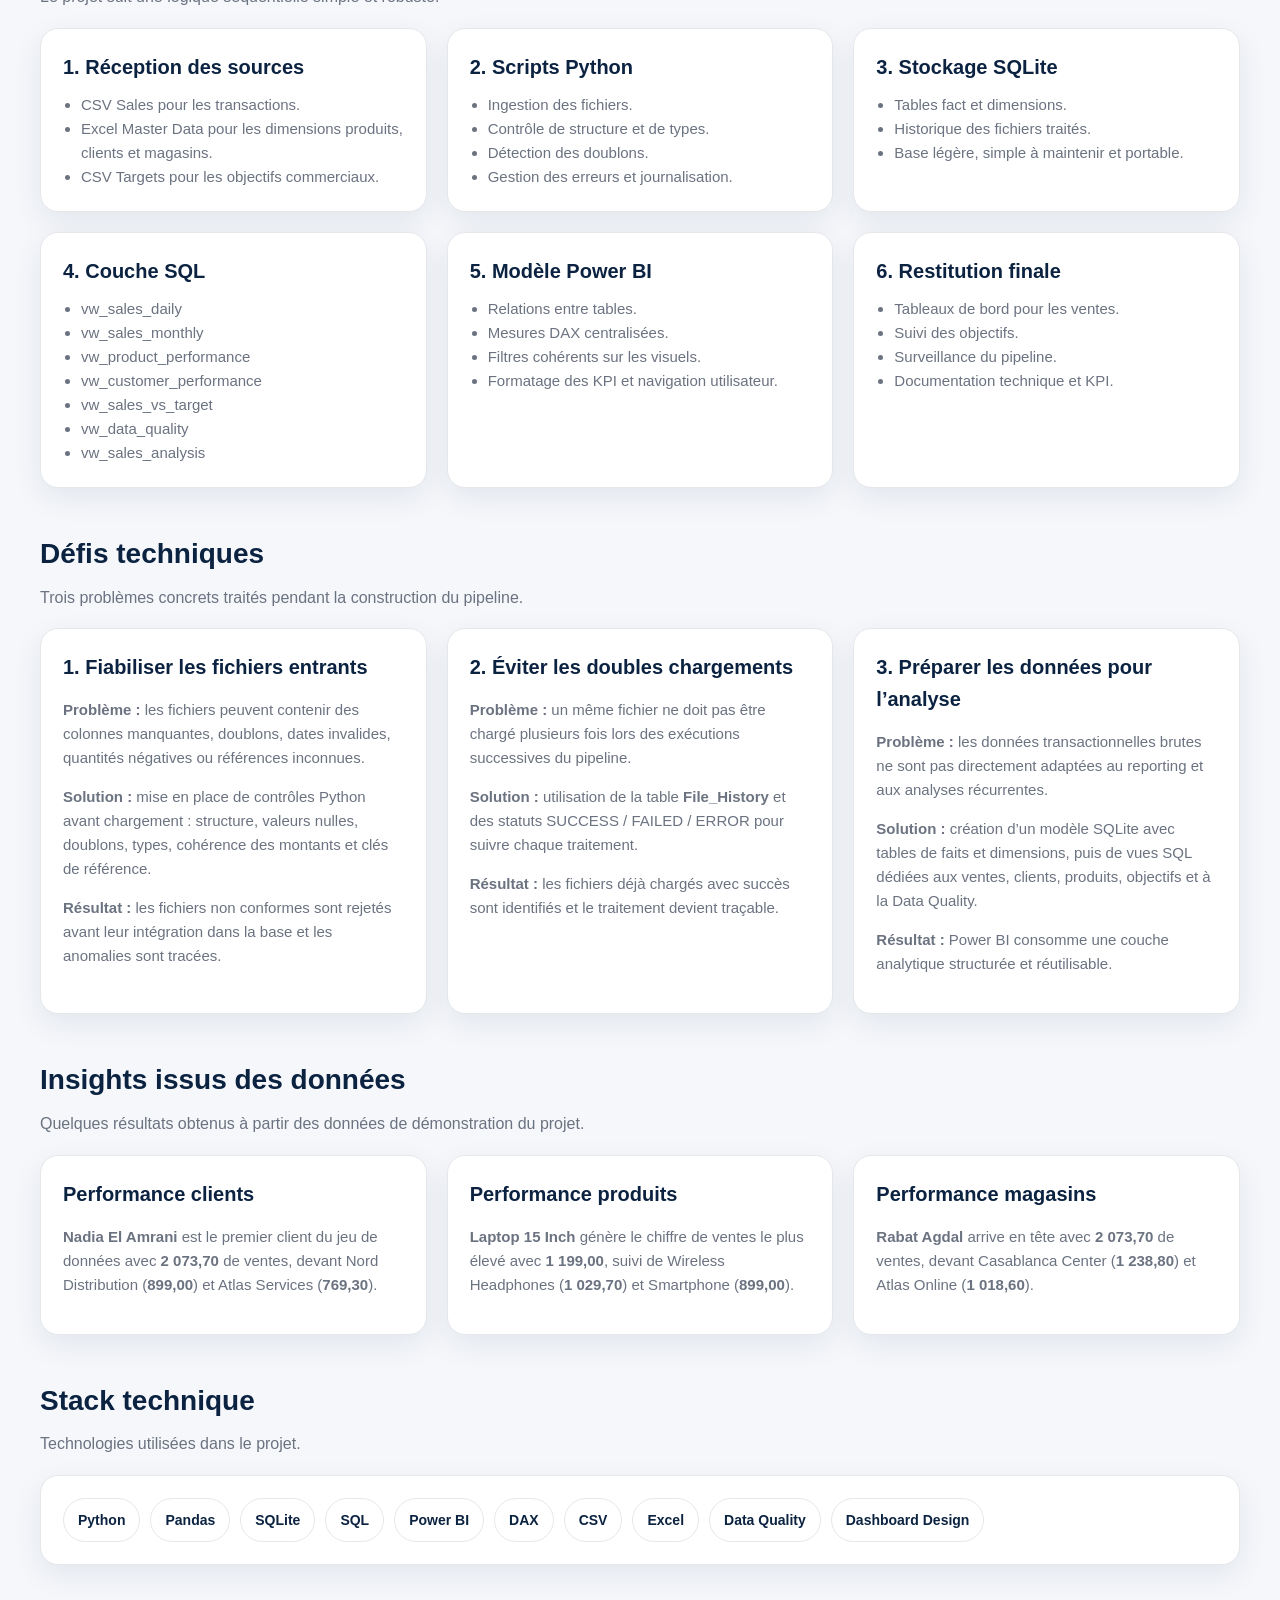
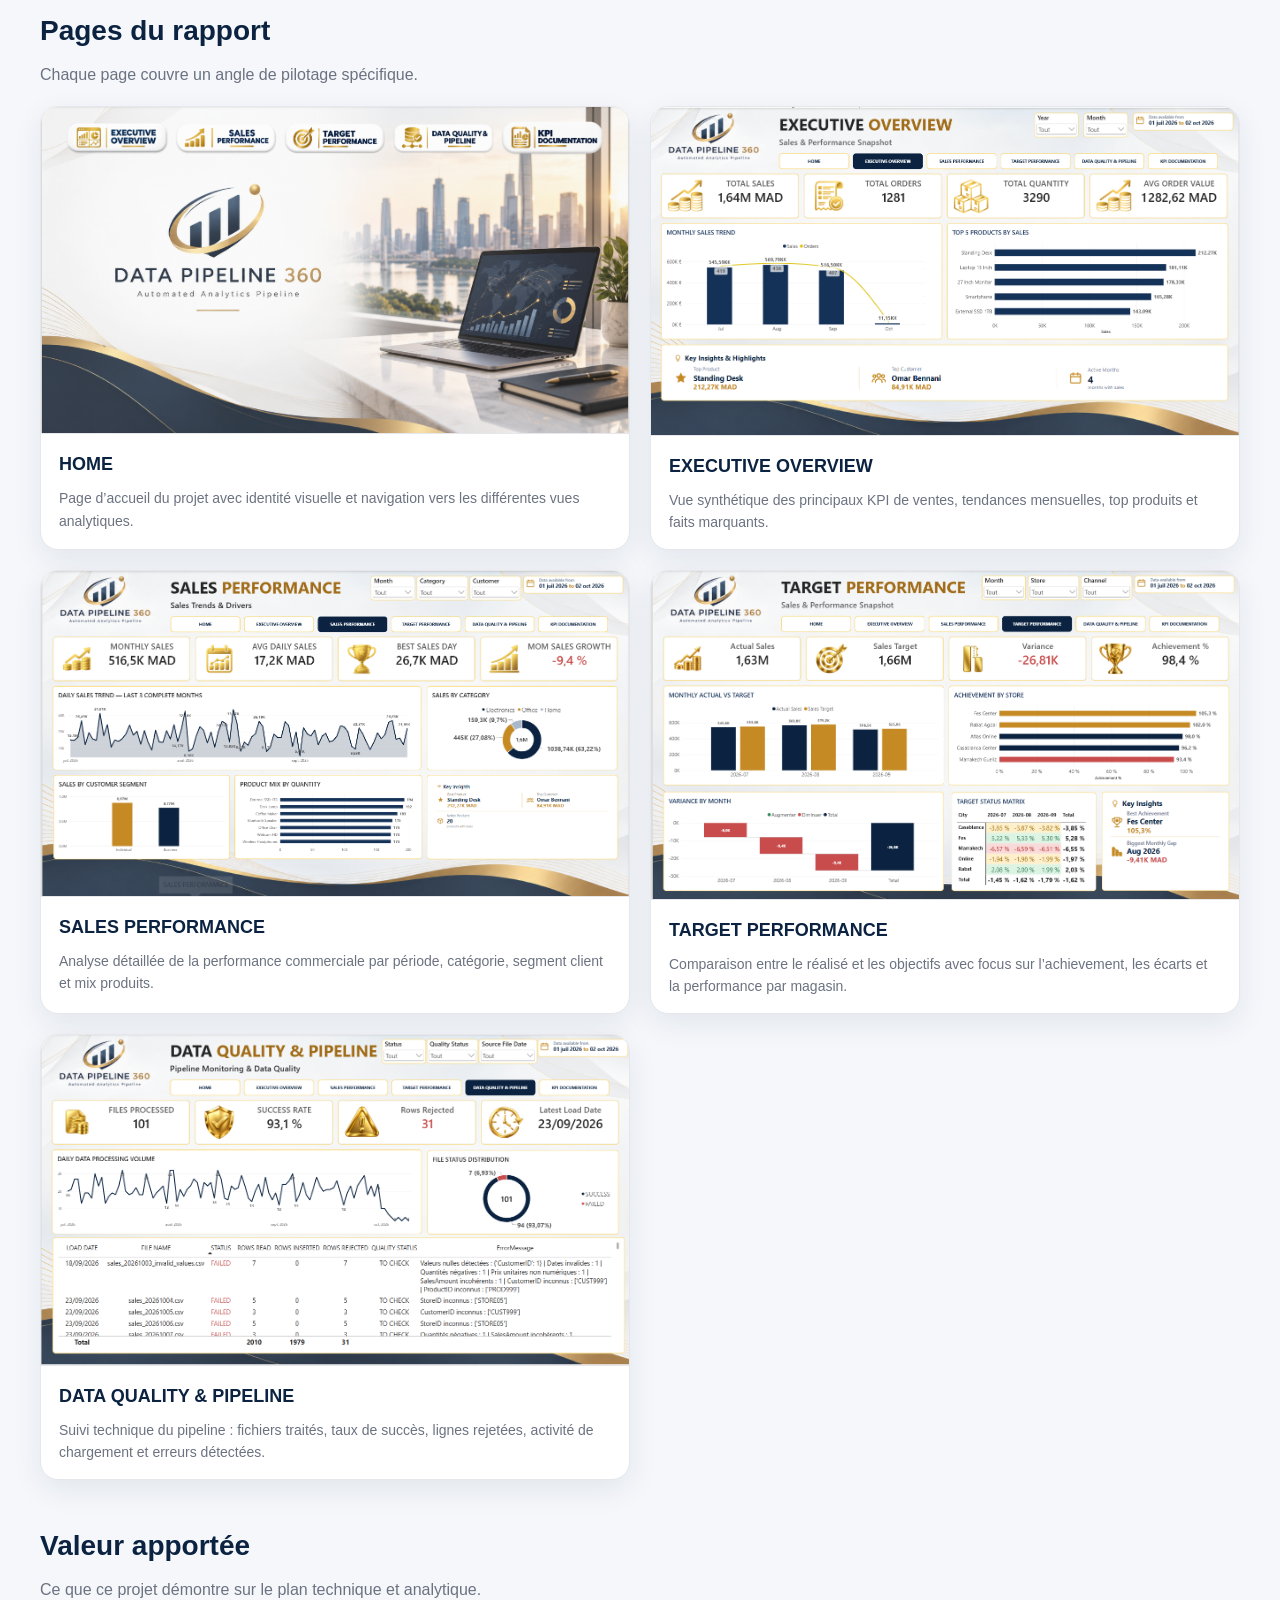
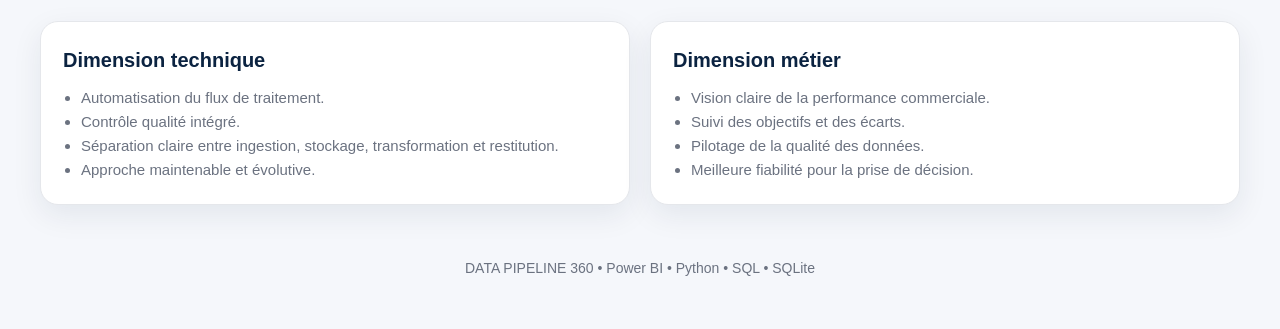
<file: project-data-pipeline-360.html>
<!DOCTYPE html>
<html lang="fr">
<head>
  <meta charset="UTF-8" />
  <meta name="viewport" content="width=device-width, initial-scale=1.0" />
  <title>DATA PIPELINE 360 | Mourad Chafiqi</title>
  <style>
    :root {
      --bg: #f5f7fb;
      --card: #ffffff;
      --text: #111827;
      --muted: #6b7280;
      --line: #e5e7eb;
      --navy: #0b2341;
      --gold: #c58a24;
      --gold-light: #f2d08b;
      --shadow: 0 10px 30px rgba(11, 35, 65, 0.08);
      --radius: 18px;
      --radius-sm: 12px;
      --max: 1200px;
    }

    * {
      box-sizing: border-box;
    }

    body {
      margin: 0;
      font-family: "Segoe UI", Arial, sans-serif;
      background: var(--bg);
      color: var(--text);
      line-height: 1.6;
    }

    a {
      text-decoration: none;
      color: inherit;
    }

    .container {
      width: min(100% - 32px, var(--max));
      margin: 0 auto;
    }

    /* Header aligned with the other portfolio project pages */
    .topbar {
      background: #f6fbf8;
      border-bottom: 1px solid #edf2ef;
      position: static;
      z-index: 20;
    }
    .topbar-inner {
      width: min(100% - 64px, 1400px);
      margin: 0 auto;
      min-height: 98px;
      display: flex;
      align-items: center;
      justify-content: space-between;
      gap: 24px;
      padding: 0;
    }
    .project-detail-header .brand {
      display: inline-flex;
      align-items: center;
      gap: 14px;
      text-decoration: none;
      color: inherit;
    }
    .brand-mark {
      width: 42px;
      height: 42px;
      border-radius: 50%;
      display: grid;
      place-items: center;
      background: #fff;
      color: #16b99a;
      font-family: Georgia, "Times New Roman", serif;
      font-size: 15px;
      border: 1px solid #f1f5f3;
      flex: 0 0 42px;
    }
    .brand-copy {
      display: flex;
      flex-direction: column;
      justify-content: center;
      line-height: 1.1;
    }
    .brand-copy strong {
      display: block;
      margin: 0;
      color: #0b2341;
      font-family: Georgia, "Times New Roman", serif;
      font-size: 17px;
      font-weight: 700;
    }
    .brand-copy small {
      display: block;
      margin-top: 5px;
      color: #60739a;
      font-family: Georgia, "Times New Roman", serif;
      font-size: 13px;
      letter-spacing: .35px;
      text-transform: uppercase;
    }
    .back-projects {
      color: #007c59;
      font-family: Georgia, "Times New Roman", serif;
      font-size: 16px;
      font-weight: 700;
      text-decoration: none;
      white-space: nowrap;
    }
    .back-projects:hover { text-decoration: underline; }

.hero {
      padding: 42px 0 28px;
    }

    .hero-card {
      background: linear-gradient(135deg, #ffffff 0%, #f7f9fc 100%);
      border: 1px solid var(--line);
      box-shadow: var(--shadow);
      border-radius: 24px;
      padding: 36px;
      display: grid;
      grid-template-columns: 1.2fr 0.8fr;
      gap: 28px;
      align-items: center;
    }

    .badge {
      display: inline-flex;
      align-items: center;
      gap: 8px;
      padding: 8px 14px;
      border-radius: 999px;
      background: rgba(197, 138, 36, 0.12);
      color: var(--gold);
      font-size: 13px;
      font-weight: 700;
      letter-spacing: 0.3px;
      text-transform: uppercase;
      margin-bottom: 14px;
    }

    h1 {
      margin: 0 0 10px;
      font-size: 42px;
      line-height: 1.1;
      color: var(--navy);
    }

    h1 span {
      color: var(--gold);
    }

    .subtitle {
      margin: 0 0 16px;
      color: #374151;
      font-size: 20px;
      font-weight: 600;
    }

    .hero-text p {
      margin: 0 0 16px;
      color: var(--muted);
      font-size: 16px;
    }

    .hero-actions {
      display: flex;
      gap: 12px;
      flex-wrap: wrap;
      margin-top: 20px;
    }

    .btn {
      display: inline-flex;
      align-items: center;
      justify-content: center;
      padding: 12px 18px;
      border-radius: 12px;
      font-weight: 700;
      font-size: 14px;
      transition: 0.2s ease;
    }

    .btn-primary {
      background: var(--navy);
      color: #fff;
    }

    .btn-primary:hover {
      background: #14345f;
    }

    .btn-secondary {
      background: #fff;
      color: var(--navy);
      border: 1px solid var(--line);
    }

    .btn-secondary:hover {
      border-color: var(--gold);
      color: var(--gold);
    }

    .hero-image img {
      width: 100%;
      border-radius: 18px;
      border: 1px solid var(--line);
      box-shadow: var(--shadow);
      display: block;
    }

    .section {
      padding: 22px 0;
    }

    .section-header {
      margin-bottom: 18px;
    }

    .section-header h2 {
      margin: 0 0 8px;
      font-size: 28px;
      color: var(--navy);
    }

    .section-header p {
      margin: 0;
      color: var(--muted);
    }

    .grid-2 {
      display: grid;
      grid-template-columns: repeat(2, 1fr);
      gap: 20px;
    }

    .grid-3 {
      display: grid;
      grid-template-columns: repeat(3, 1fr);
      gap: 20px;
    }

    .card {
      background: var(--card);
      border: 1px solid var(--line);
      border-radius: var(--radius);
      box-shadow: var(--shadow);
      padding: 22px;
    }

    .card h3 {
      margin: 0 0 10px;
      color: var(--navy);
      font-size: 20px;
    }

    .card p,
    .card li {
      color: var(--muted);
      font-size: 15px;
    }

    .list {
      margin: 0;
      padding-left: 18px;
    }

    .kpi-strip {
      display: grid;
      grid-template-columns: repeat(4, 1fr);
      gap: 18px;
    }

    .kpi-item {
      background: #fff;
      border: 1px solid var(--line);
      border-radius: 18px;
      padding: 20px;
      text-align: center;
      box-shadow: var(--shadow);
    }

    .kpi-item .label {
      color: var(--muted);
      font-size: 14px;
      font-weight: 600;
      margin-bottom: 8px;
    }

    .kpi-item .value {
      color: var(--navy);
      font-size: 26px;
      font-weight: 800;
    }

    .pipeline-diagram {
      background: #fff;
      border: 1px solid var(--line);
      border-radius: 22px;
      box-shadow: var(--shadow);
      padding: 24px;
    }

    .pipeline-flow {
      display: grid;
      grid-template-columns: repeat(6, 1fr);
      gap: 12px;
      align-items: stretch;
    }

    .flow-step {
      border: 1px solid var(--gold-light);
      border-radius: 16px;
      background: linear-gradient(180deg, #fffdf8 0%, #ffffff 100%);
      padding: 16px 14px;
      position: relative;
      min-height: 150px;
    }

    .flow-step:not(:last-child)::after {
      content: "→";
      position: absolute;
      right: -11px;
      top: 50%;
      transform: translateY(-50%);
      color: var(--gold);
      font-size: 24px;
      font-weight: 900;
      z-index: 2;
      background: var(--bg);
      padding: 0 4px;
    }

    .flow-num {
      width: 34px;
      height: 34px;
      border-radius: 50%;
      display: grid;
      place-items: center;
      background: rgba(197, 138, 36, 0.14);
      color: var(--gold);
      font-weight: 800;
      margin-bottom: 10px;
    }

    .flow-title {
      color: var(--navy);
      font-weight: 800;
      font-size: 15px;
      margin-bottom: 8px;
    }

    .flow-text {
      color: var(--muted);
      font-size: 13px;
      line-height: 1.5;
    }

    .tech-tags {
      display: flex;
      flex-wrap: wrap;
      gap: 10px;
    }

    .tag {
      padding: 10px 14px;
      border-radius: 999px;
      background: #fff;
      border: 1px solid var(--line);
      color: var(--navy);
      font-weight: 700;
      font-size: 14px;
    }

    .screens-grid {
      display: grid;
      grid-template-columns: repeat(2, 1fr);
      gap: 20px;
    }

    .screen-card {
      background: #fff;
      border: 1px solid var(--line);
      border-radius: 18px;
      overflow: hidden;
      box-shadow: var(--shadow);
    }

    .screen-card img {
      width: 100%;
      display: block;
      border-bottom: 1px solid var(--line);
    }

    .screen-content {
      padding: 16px 18px;
    }

    .screen-content h3 {
      margin: 0 0 8px;
      font-size: 18px;
      color: var(--navy);
    }

    .screen-content p {
      margin: 0;
      color: var(--muted);
      font-size: 14px;
    }

    .architecture-note {
      margin-top: 14px;
      color: var(--muted);
      font-size: 14px;
    }

    .footer {
      padding: 30px 0 50px;
      color: var(--muted);
      font-size: 14px;
      text-align: center;
    }

    @media (max-width: 1100px) {
      .hero-card,
      .grid-2,
      .grid-3,
      .screens-grid,
      .kpi-strip,
      .pipeline-flow {
        grid-template-columns: 1fr;
      }

      .flow-step:not(:last-child)::after {
        content: "↓";
        right: auto;
        left: 50%;
        top: auto;
        bottom: -18px;
        transform: translateX(-50%);
        background: #fff;
      }
    }

    @media (max-width: 768px) {
      h1 {
        font-size: 32px;
      }

      .hero-card {
        padding: 24px;
      }

      .topbar-inner {
        width: min(100% - 32px, 1400px);
        min-height: 88px;
      }
      .brand-copy strong { font-size: 15px; }
      .brand-copy small { font-size: 11px; }
      .back-projects { font-size: 14px; }
    }
  </style>
</head>
<body>
  <header class="topbar project-detail-header">
    <div class="topbar-inner">
      <a class="brand" href="index.html" aria-label="Mourad Chafiqi - Portfolio">
        <span class="brand-mark">MC</span>
        <span class="brand-copy">
          <strong>Mourad Chafiqi</strong>
          <small>DATA ANALYST</small>
        </span>
      </a>
      <a class="back-projects" href="index.html#projects">← Retour aux projets</a>
    </div>
  </header>

  <main>
    <section class="hero">
      <div class="container">
        <div class="hero-card">
          <div class="hero-text">
            <div class="badge">Projet Power BI • Python • SQL • SQLite</div>
            <h1>DATA <span>PIPELINE 360</span></h1>
            <p class="subtitle">Automated Analytics Pipeline</p>
            <p>
              DATA PIPELINE 360 est un projet de bout en bout qui montre comment transformer des fichiers sources bruts en un reporting Power BI structuré, fiable et exploitable.
            </p>
            <p>
              Le projet couvre toute la chaîne : réception des fichiers, contrôle qualité, traitement Python, stockage SQLite, création de vues SQL, modélisation Power BI et visualisation des KPI.
            </p>
            <div class="hero-actions">
              <a href="#pages" class="btn btn-primary">Voir les pages du rapport</a>
              <a href="#architecture" class="btn btn-secondary">Voir l’architecture</a>
              <a href="https://github.com/Mourad83/data-pipeline-360" class="btn btn-secondary" target="_blank" rel="noopener noreferrer">Voir le code source</a>
            </div>
          </div>
          <div class="hero-image">
            <img src="images/data-pipeline-360/HOME.png" alt="DATA PIPELINE 360 Home Page">
          </div>
        </div>
      </div>
    </section>

    <section class="section">
      <div class="container">
        <div class="kpi-strip">
          <div class="kpi-item">
            <div class="label">Données sources</div>
            <div class="value">CSV + Excel</div>
          </div>
          <div class="kpi-item">
            <div class="label">Traitement</div>
            <div class="value">Python</div>
          </div>
          <div class="kpi-item">
            <div class="label">Base de données</div>
            <div class="value">SQLite + SQL</div>
          </div>
          <div class="kpi-item">
            <div class="label">Restitution</div>
            <div class="value">Power BI</div>
          </div>
        </div>
      </div>
    </section>

    <section class="section">
      <div class="container">
        <div class="section-header">
          <h2>Objectif du projet</h2>
          <p>Construire une chaîne analytique complète, automatisée et maintenable.</p>
        </div>
        <div class="grid-2">
          <div class="card">
            <h3>Contexte</h3>
            <p>
              Les entreprises reçoivent souvent plusieurs fichiers métiers dans des formats différents. Sans pipeline clair, les contrôles sont manuels, les erreurs se multiplient et le reporting manque de fiabilité.
            </p>
          </div>
          <div class="card">
            <h3>Réponse apportée</h3>
            <p>
              Ce projet met en place un pipeline qui centralise les sources, contrôle leur qualité, crée des vues analytiques SQL et alimente un rapport Power BI multi-pages orienté pilotage.
            </p>
          </div>
        </div>
      </div>
    </section>

    <section class="section" id="architecture">
      <div class="container">
        <div class="section-header">
          <h2>Architecture du pipeline</h2>
          <p>Vue simplifiée des blocs techniques, de la réception des fichiers jusqu’au reporting final.</p>
        </div>

        <div class="pipeline-diagram">
          <div class="pipeline-flow">
            <div class="flow-step">
              <div class="flow-num">01</div>
              <div class="flow-title">Réception des fichiers sources</div>
              <div class="flow-text">
                Dépôt des fichiers bruts dans le dossier landing :
                CSV Sales, Excel Master Data, CSV Targets.
              </div>
            </div>

            <div class="flow-step">
              <div class="flow-num">02</div>
              <div class="flow-title">Traitement Python</div>
              <div class="flow-text">
                Lecture des fichiers, validation des colonnes, contrôle des types, détection des doublons et des valeurs invalides.
              </div>
            </div>

            <div class="flow-step">
              <div class="flow-num">03</div>
              <div class="flow-title">Contrôle qualité</div>
              <div class="flow-text">
                Création de l’historique de traitement avec statut SUCCESS / FAILED / ERROR et détail des anomalies détectées.
              </div>
            </div>

            <div class="flow-step">
              <div class="flow-num">04</div>
              <div class="flow-title">Chargement SQLite</div>
              <div class="flow-text">
                Insertion des données valides dans les tables du modèle et conservation de l’historique de chargement.
              </div>
            </div>

            <div class="flow-step">
              <div class="flow-num">05</div>
              <div class="flow-title">Vues SQL analytiques</div>
              <div class="flow-text">
                Création des vues métiers pour les ventes, produits, clients, objectifs et qualité des données.
              </div>
            </div>

            <div class="flow-step">
              <div class="flow-num">06</div>
              <div class="flow-title">Power BI Reporting</div>
              <div class="flow-text">
                Modélisation, mesures DAX, navigation entre pages, filtres et visualisations interactives.
              </div>
            </div>
          </div>

          <p class="architecture-note">
            Dessin du flux : Sources → Python → Data Quality → SQLite / SQL Views → Power BI Model → Dashboard final.
          </p>
        </div>
      </div>
    </section>

    <section class="section">
      <div class="container">
        <div class="section-header">
          <h2>Étapes détaillées</h2>
          <p>Le projet suit une logique séquentielle simple et robuste.</p>
        </div>

        <div class="grid-3">
          <div class="card">
            <h3>1. Réception des sources</h3>
            <ul class="list">
              <li>CSV Sales pour les transactions.</li>
              <li>Excel Master Data pour les dimensions produits, clients et magasins.</li>
              <li>CSV Targets pour les objectifs commerciaux.</li>
            </ul>
          </div>

          <div class="card">
            <h3>2. Scripts Python</h3>
            <ul class="list">
              <li>Ingestion des fichiers.</li>
              <li>Contrôle de structure et de types.</li>
              <li>Détection des doublons.</li>
              <li>Gestion des erreurs et journalisation.</li>
            </ul>
          </div>

          <div class="card">
            <h3>3. Stockage SQLite</h3>
            <ul class="list">
              <li>Tables fact et dimensions.</li>
              <li>Historique des fichiers traités.</li>
              <li>Base légère, simple à maintenir et portable.</li>
            </ul>
          </div>

          <div class="card">
            <h3>4. Couche SQL</h3>
            <ul class="list">
              <li>vw_sales_daily</li>
              <li>vw_sales_monthly</li>
              <li>vw_product_performance</li>
              <li>vw_customer_performance</li>
              <li>vw_sales_vs_target</li>
              <li>vw_data_quality</li>
              <li>vw_sales_analysis</li>
            </ul>
          </div>

          <div class="card">
            <h3>5. Modèle Power BI</h3>
            <ul class="list">
              <li>Relations entre tables.</li>
              <li>Mesures DAX centralisées.</li>
              <li>Filtres cohérents sur les visuels.</li>
              <li>Formatage des KPI et navigation utilisateur.</li>
            </ul>
          </div>

          <div class="card">
            <h3>6. Restitution finale</h3>
            <ul class="list">
              <li>Tableaux de bord pour les ventes.</li>
              <li>Suivi des objectifs.</li>
              <li>Surveillance du pipeline.</li>
              <li>Documentation technique et KPI.</li>
            </ul>
          </div>
        </div>
      </div>
    </section>


    <section class="section">
      <div class="container">
        <div class="section-header">
          <h2>Défis techniques</h2>
          <p>Trois problèmes concrets traités pendant la construction du pipeline.</p>
        </div>
        <div class="grid-3">
          <div class="card">
            <h3>1. Fiabiliser les fichiers entrants</h3>
            <p><strong>Problème :</strong> les fichiers peuvent contenir des colonnes manquantes, doublons, dates invalides, quantités négatives ou références inconnues.</p>
            <p><strong>Solution :</strong> mise en place de contrôles Python avant chargement : structure, valeurs nulles, doublons, types, cohérence des montants et clés de référence.</p>
            <p><strong>Résultat :</strong> les fichiers non conformes sont rejetés avant leur intégration dans la base et les anomalies sont tracées.</p>
          </div>
          <div class="card">
            <h3>2. Éviter les doubles chargements</h3>
            <p><strong>Problème :</strong> un même fichier ne doit pas être chargé plusieurs fois lors des exécutions successives du pipeline.</p>
            <p><strong>Solution :</strong> utilisation de la table <strong>File_History</strong> et des statuts SUCCESS / FAILED / ERROR pour suivre chaque traitement.</p>
            <p><strong>Résultat :</strong> les fichiers déjà chargés avec succès sont identifiés et le traitement devient traçable.</p>
          </div>
          <div class="card">
            <h3>3. Préparer les données pour l’analyse</h3>
            <p><strong>Problème :</strong> les données transactionnelles brutes ne sont pas directement adaptées au reporting et aux analyses récurrentes.</p>
            <p><strong>Solution :</strong> création d’un modèle SQLite avec tables de faits et dimensions, puis de vues SQL dédiées aux ventes, clients, produits, objectifs et à la Data Quality.</p>
            <p><strong>Résultat :</strong> Power BI consomme une couche analytique structurée et réutilisable.</p>
          </div>
        </div>
      </div>
    </section>

    <section class="section">
      <div class="container">
        <div class="section-header">
          <h2>Insights issus des données</h2>
          <p>Quelques résultats obtenus à partir des données de démonstration du projet.</p>
        </div>
        <div class="grid-3">
          <div class="card">
            <h3>Performance clients</h3>
            <p><strong>Nadia El Amrani</strong> est le premier client du jeu de données avec <strong>2 073,70</strong> de ventes, devant Nord Distribution (<strong>899,00</strong>) et Atlas Services (<strong>769,30</strong>).</p>
          </div>
          <div class="card">
            <h3>Performance produits</h3>
            <p><strong>Laptop 15 Inch</strong> génère le chiffre de ventes le plus élevé avec <strong>1 199,00</strong>, suivi de Wireless Headphones (<strong>1 029,70</strong>) et Smartphone (<strong>899,00</strong>).</p>
          </div>
          <div class="card">
            <h3>Performance magasins</h3>
            <p><strong>Rabat Agdal</strong> arrive en tête avec <strong>2 073,70</strong> de ventes, devant Casablanca Center (<strong>1 238,80</strong>) et Atlas Online (<strong>1 018,60</strong>).</p>
          </div>
        </div>
      </div>
    </section>

    <section class="section">
      <div class="container">
        <div class="section-header">
          <h2>Stack technique</h2>
          <p>Technologies utilisées dans le projet.</p>
        </div>
        <div class="card">
          <div class="tech-tags">
            <div class="tag">Python</div>
            <div class="tag">Pandas</div>
            <div class="tag">SQLite</div>
            <div class="tag">SQL</div>
            <div class="tag">Power BI</div>
            <div class="tag">DAX</div>
            <div class="tag">CSV</div>
            <div class="tag">Excel</div>
            <div class="tag">Data Quality</div>
            <div class="tag">Dashboard Design</div>
          </div>
        </div>
      </div>
    </section>

    <section class="section" id="pages">
      <div class="container">
        <div class="section-header">
          <h2>Pages du rapport</h2>
          <p>Chaque page couvre un angle de pilotage spécifique.</p>
        </div>

        <div class="screens-grid">
          <div class="screen-card">
            <img src="images/data-pipeline-360/HOME.png" alt="HOME">
            <div class="screen-content">
              <h3>HOME</h3>
              <p>Page d’accueil du projet avec identité visuelle et navigation vers les différentes vues analytiques.</p>
            </div>
          </div>

          <div class="screen-card">
            <img src="images/data-pipeline-360/EXECUTIVE OVERVIEW.png" alt="EXECUTIVE OVERVIEW">
            <div class="screen-content">
              <h3>EXECUTIVE OVERVIEW</h3>
              <p>Vue synthétique des principaux KPI de ventes, tendances mensuelles, top produits et faits marquants.</p>
            </div>
          </div>

          <div class="screen-card">
            <img src="images/data-pipeline-360/SALES PERFORMANCE.png" alt="SALES PERFORMANCE">
            <div class="screen-content">
              <h3>SALES PERFORMANCE</h3>
              <p>Analyse détaillée de la performance commerciale par période, catégorie, segment client et mix produits.</p>
            </div>
          </div>

          <div class="screen-card">
            <img src="images/data-pipeline-360/TARGET PERFORMANCE.png" alt="TARGET PERFORMANCE">
            <div class="screen-content">
              <h3>TARGET PERFORMANCE</h3>
              <p>Comparaison entre le réalisé et les objectifs avec focus sur l’achievement, les écarts et la performance par magasin.</p>
            </div>
          </div>

          <div class="screen-card">
            <img src="images/data-pipeline-360/DATA QUALITY & PIPELINE.png" alt="DATA QUALITY & PIPELINE">
            <div class="screen-content">
              <h3>DATA QUALITY & PIPELINE</h3>
              <p>Suivi technique du pipeline : fichiers traités, taux de succès, lignes rejetées, activité de chargement et erreurs détectées.</p>
            </div>
          </div>
        </div>
      </div>
    </section>

    <section class="section">
      <div class="container">
        <div class="section-header">
          <h2>Valeur apportée</h2>
          <p>Ce que ce projet démontre sur le plan technique et analytique.</p>
        </div>
        <div class="grid-2">
          <div class="card">
            <h3>Dimension technique</h3>
            <ul class="list">
              <li>Automatisation du flux de traitement.</li>
              <li>Contrôle qualité intégré.</li>
              <li>Séparation claire entre ingestion, stockage, transformation et restitution.</li>
              <li>Approche maintenable et évolutive.</li>
            </ul>
          </div>
          <div class="card">
            <h3>Dimension métier</h3>
            <ul class="list">
              <li>Vision claire de la performance commerciale.</li>
              <li>Suivi des objectifs et des écarts.</li>
              <li>Pilotage de la qualité des données.</li>
              <li>Meilleure fiabilité pour la prise de décision.</li>
            </ul>
          </div>
        </div>
      </div>
    </section>
  </main>

  <footer class="footer">
    <div class="container">
      DATA PIPELINE 360 • Power BI • Python • SQL • SQLite
    </div>
  </footer>
</body>
</html>
</file>
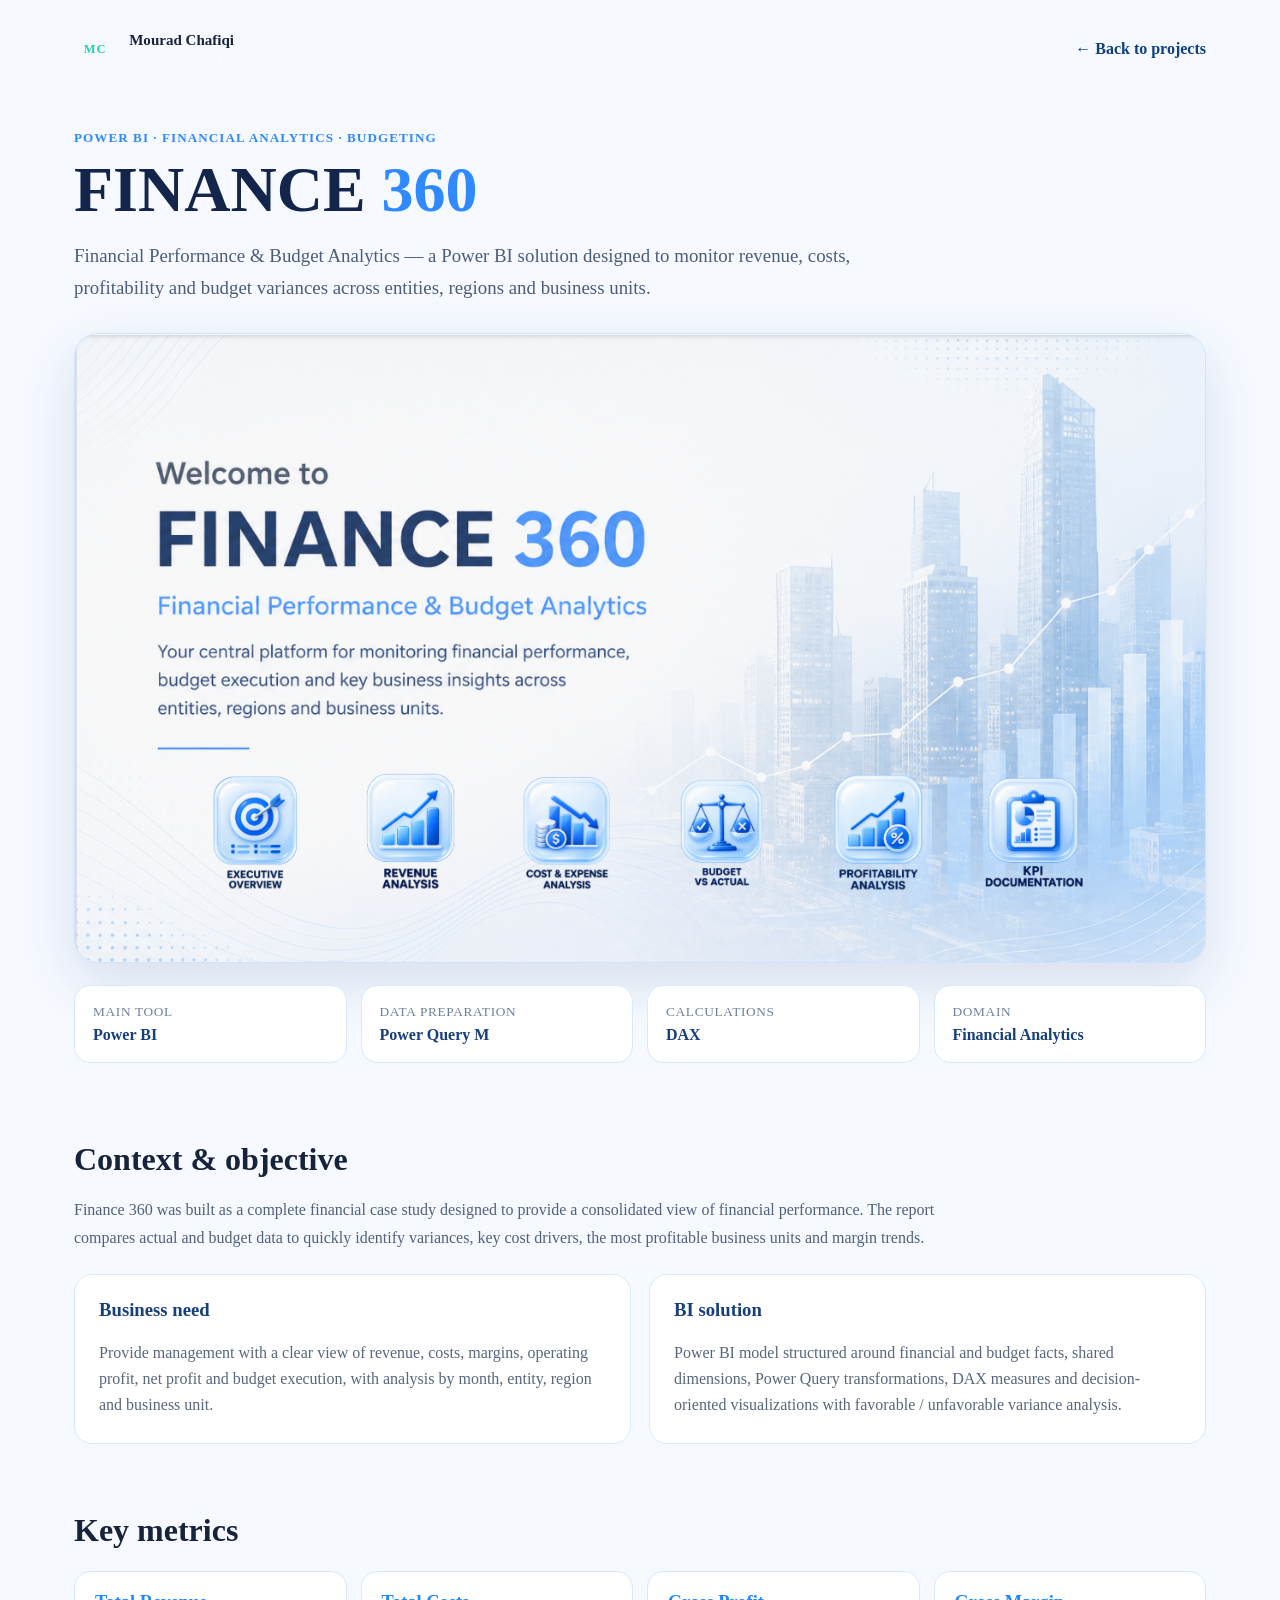
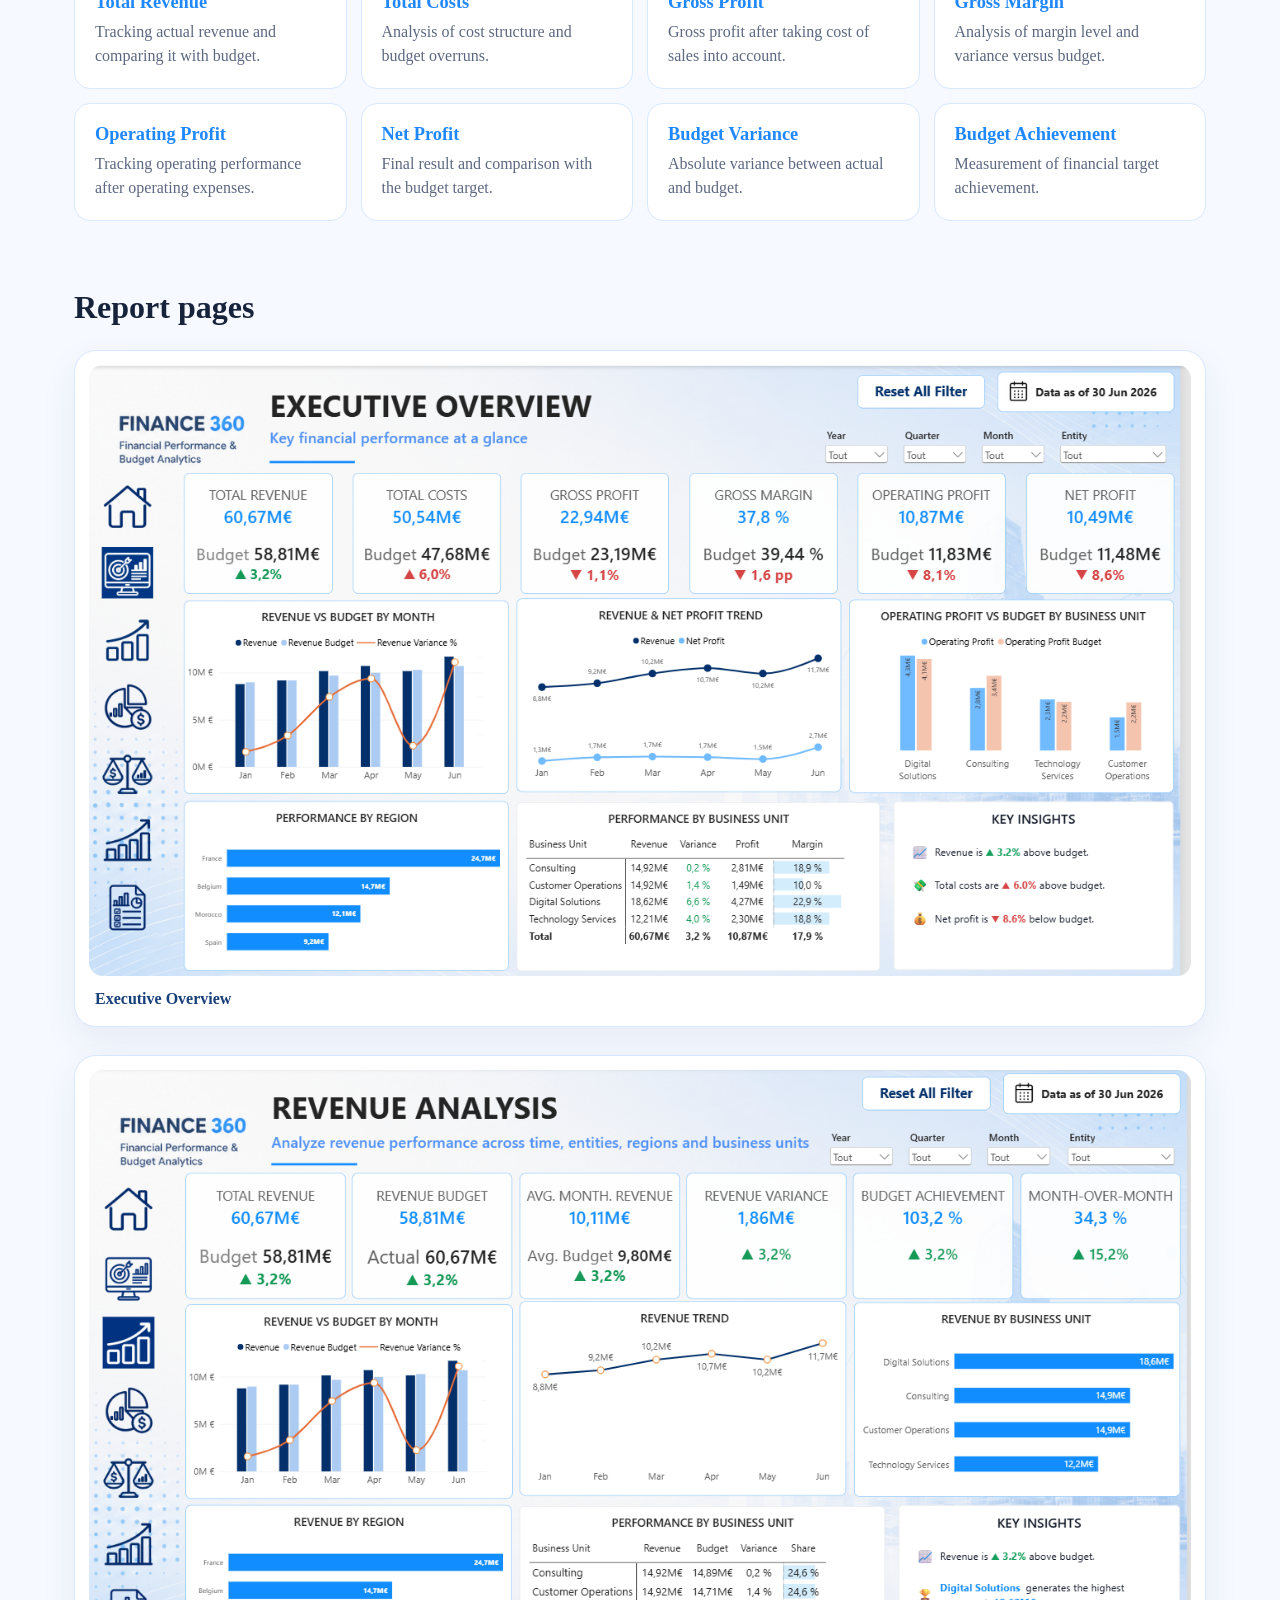
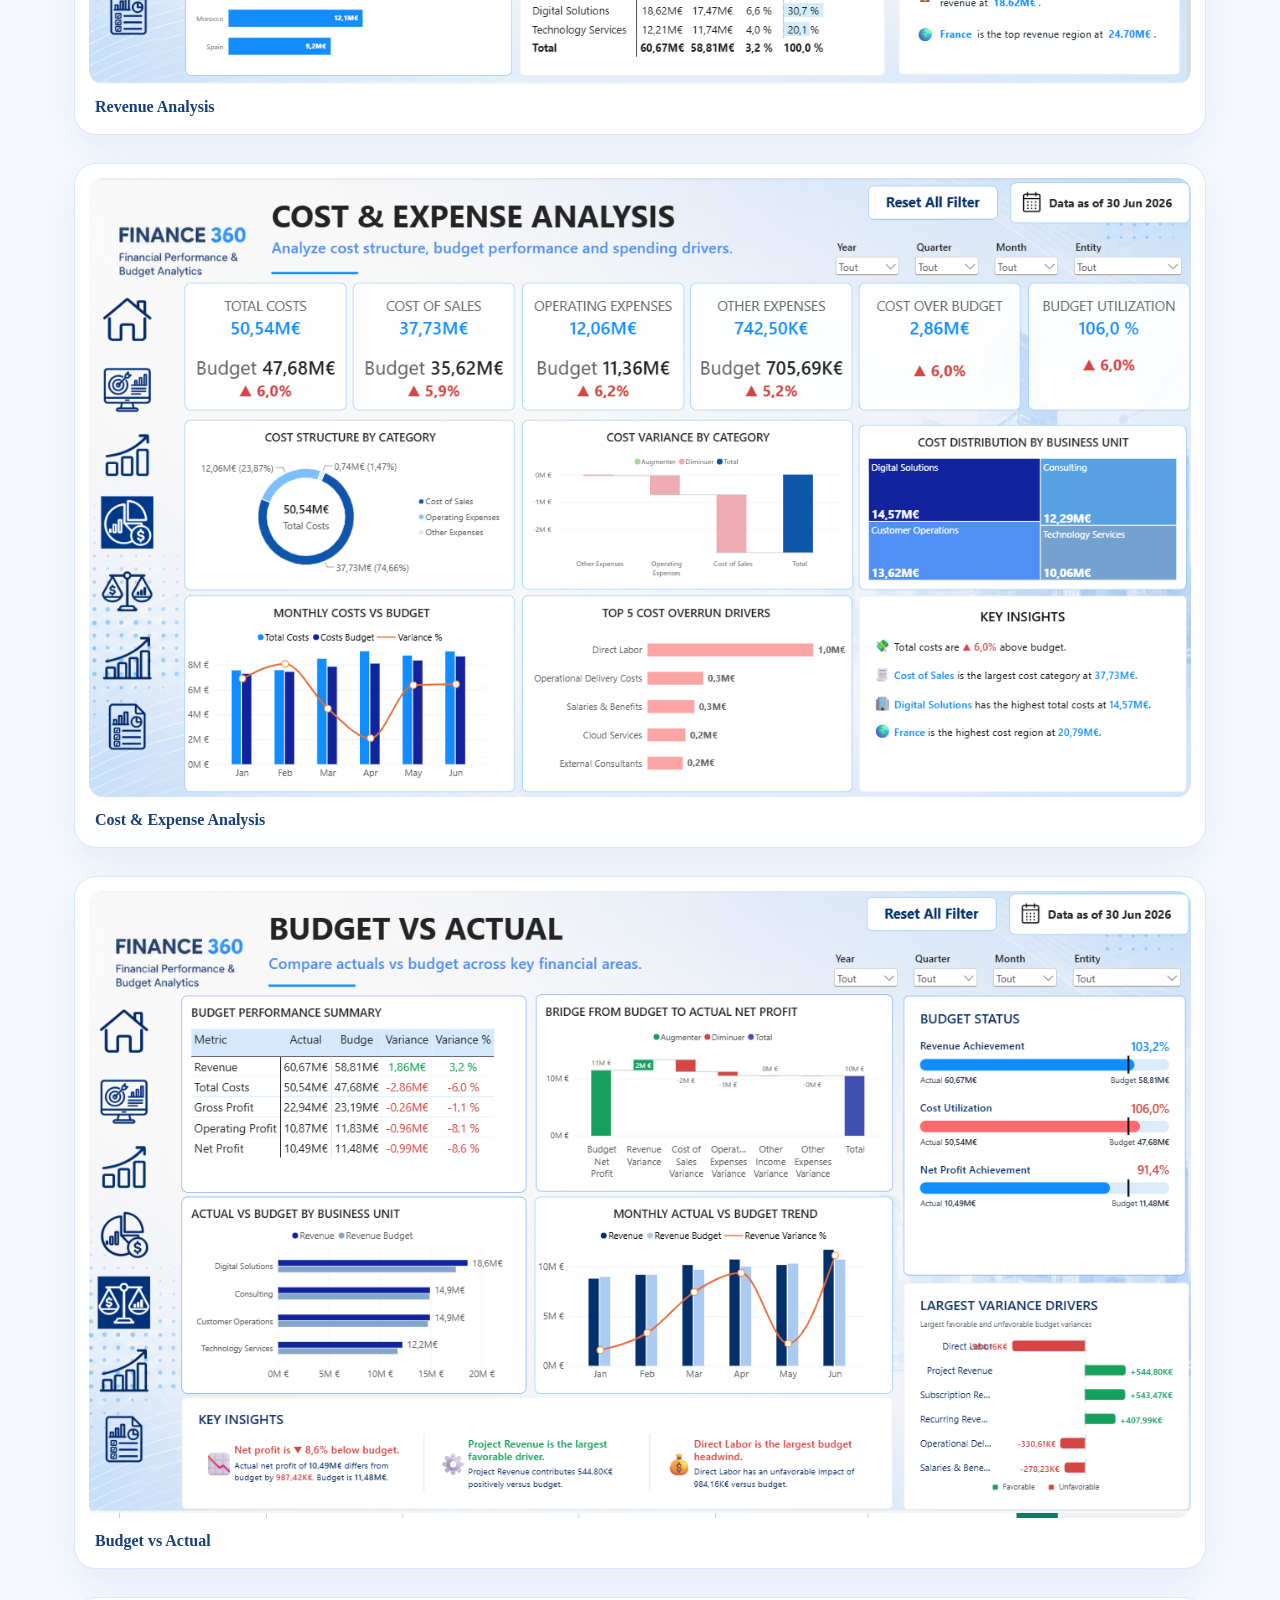
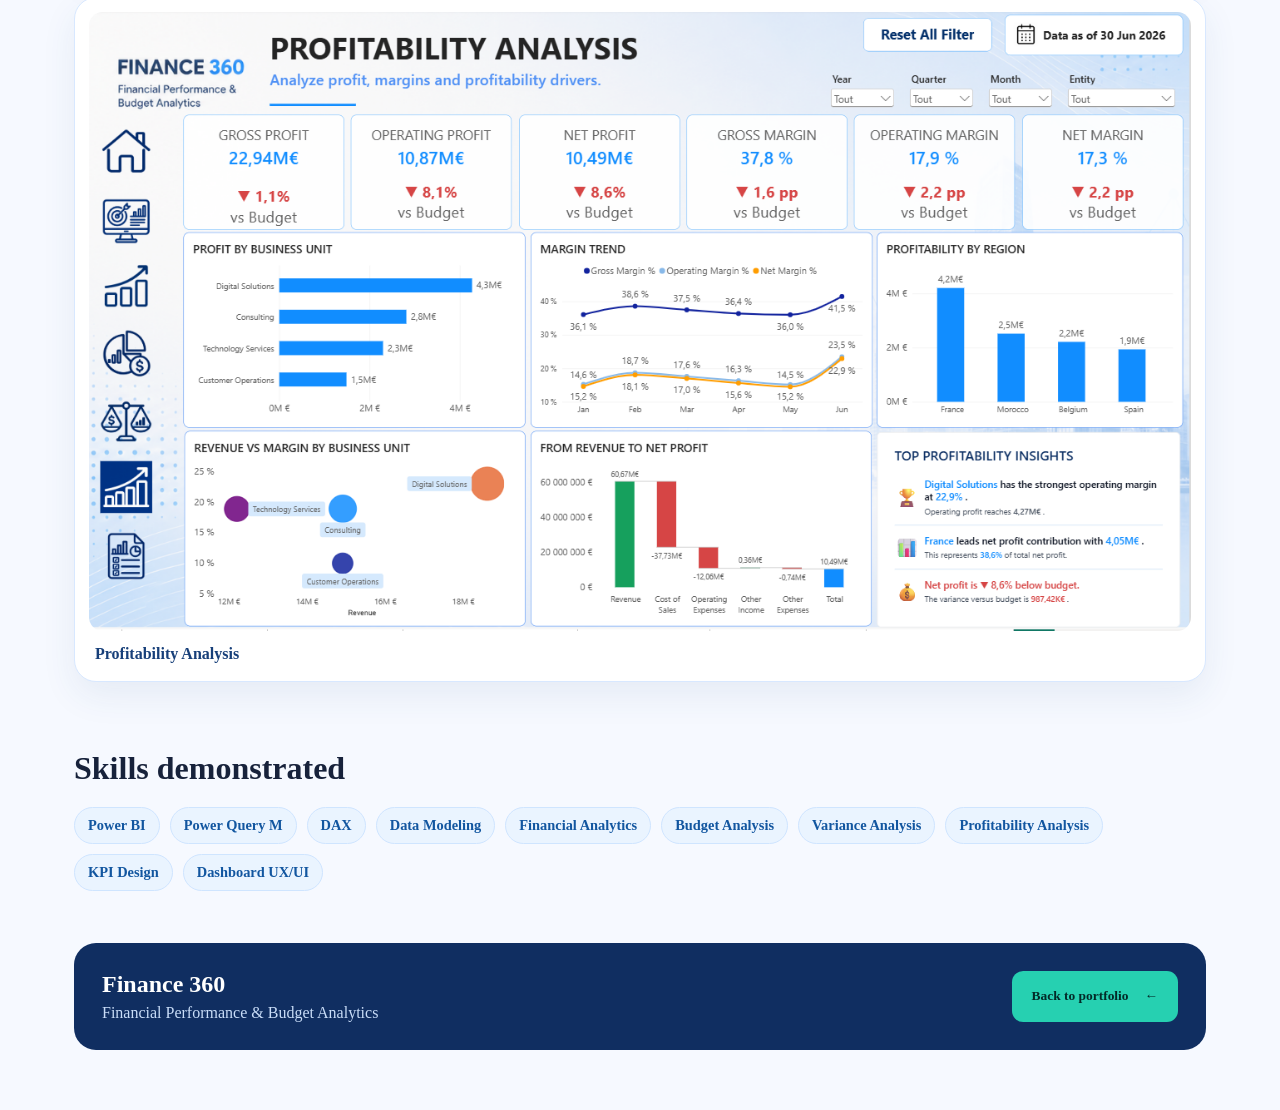
<file: project-finance-360-en.html>
<!doctype html>
<html lang="en">
<head>
  <meta charset="utf-8">
  <meta name="viewport" content="width=device-width, initial-scale=1">
  <meta name="description" content="Finance 360 — Financial Performance & Budget Analytics, Power BI portfolio project by Mourad Chafiqi.">
  <title>Finance 360 | Mourad Chafiqi</title>
  <link rel="icon" href="favicon.svg" type="image/svg+xml">
  <link rel="stylesheet" href="styles.css">
  <style>
    .project-detail-page{background:#f6f9ff;color:#17223b}
    .project-detail-header{max-width:1180px;margin:0 auto;padding:28px 24px 10px;display:flex;justify-content:space-between;align-items:center;gap:20px}
    .project-detail-header a{text-decoration:none}
    .project-back{display:inline-flex;align-items:center;gap:8px;font-weight:700;color:#0f3f7f}
    .project-hero{max-width:1180px;margin:0 auto;padding:36px 24px 44px}
    .project-kicker{color:#2f89ff;font-weight:800;letter-spacing:.08em;text-transform:uppercase;font-size:.82rem;margin-bottom:12px}
    .project-hero h1{font-size:clamp(2.3rem,5vw,4.7rem);line-height:1;margin:0 0 14px;color:#13254a}
    .project-hero h1 span{color:#2f89ff}
    .project-subtitle{max-width:850px;font-size:1.18rem;line-height:1.7;color:#4d5d78;margin-bottom:28px}
    .hero-image{width:100%;display:block;border-radius:24px;border:1px solid #cfe3ff;box-shadow:0 20px 55px rgba(28,74,133,.14);background:#fff}
    .project-meta{display:grid;grid-template-columns:repeat(4,1fr);gap:14px;margin-top:22px}
    .project-meta article{background:#fff;border:1px solid #d8e8ff;border-radius:16px;padding:18px}
    .project-meta small{display:block;color:#71809b;text-transform:uppercase;letter-spacing:.05em;margin-bottom:6px}
    .project-meta strong{color:#173f79;font-size:1rem}
    .detail-section{max-width:1180px;margin:0 auto;padding:34px 24px}
    .detail-section h2{font-size:2rem;color:#17223b;margin:0 0 18px}
    .detail-section>p{max-width:900px;line-height:1.75;color:#52617a}
    .overview-grid{display:grid;grid-template-columns:1fr 1fr;gap:18px;margin-top:22px}
    .overview-card{background:#fff;border:1px solid #d8e8ff;border-radius:18px;padding:24px}
    .overview-card h3{margin-top:0;color:#173f79}
    .overview-card p{color:#59667c;line-height:1.65;margin-bottom:0}
    .kpi-grid{display:grid;grid-template-columns:repeat(4,1fr);gap:14px;margin-top:22px}
    .kpi-card{background:#fff;border:1px solid #d8e8ff;border-radius:16px;padding:20px}
    .kpi-card strong{display:block;color:#2088ff;font-size:1.15rem;margin-bottom:7px}
    .kpi-card span{color:#5c6880;line-height:1.5}
    .gallery{display:grid;gap:28px;margin-top:24px}
    .gallery figure{margin:0;background:#fff;border:1px solid #d8e8ff;border-radius:22px;padding:14px;box-shadow:0 14px 35px rgba(32,72,124,.08)}
    .gallery img{width:100%;display:block;border-radius:14px}
    .gallery figcaption{padding:14px 6px 4px;font-weight:700;color:#173f79}
    .stack{display:flex;flex-wrap:wrap;gap:10px;margin-top:20px}
    .stack span{background:#eaf4ff;color:#1256a0;border:1px solid #cfe5ff;padding:9px 13px;border-radius:999px;font-weight:700;font-size:.9rem}
    .project-footer-cta{max-width:1180px;margin:18px auto 60px;padding:0 24px}
    .project-footer-cta div{background:#102e61;border-radius:22px;padding:28px;display:flex;justify-content:space-between;align-items:center;gap:20px;color:#fff}
    .project-footer-cta h2{margin:0 0 6px;color:#fff}
    .project-footer-cta p{margin:0;color:#c9ddf8}
    @media(max-width:900px){.project-meta,.kpi-grid{grid-template-columns:repeat(2,1fr)}.overview-grid{grid-template-columns:1fr}.project-footer-cta div{align-items:flex-start;flex-direction:column}}
    @media(max-width:600px){.project-meta,.kpi-grid{grid-template-columns:1fr}.project-detail-header{align-items:flex-start;flex-direction:column}}
  </style>
</head>
<body class="project-detail-page">
<header class="project-detail-header">
  <a class="brand" href="en.html" aria-label="Back to portfolio">
    <span class="brand-mark">MC</span>
    <span class="brand-copy"><strong>Mourad Chafiqi</strong><small>Data Analyst</small></span>
  </a>
  <a class="project-back" href="en.html#projects">← Back to projects</a>
</header>

<main>
  <section class="project-hero">
    <p class="project-kicker">Power BI · Financial Analytics · Budgeting</p>
    <h1>FINANCE <span>360</span></h1>
    <p class="project-subtitle">
      Financial Performance &amp; Budget Analytics — a Power BI solution designed to monitor
      revenue, costs, profitability and budget variances across entities,
      regions and business units.
    </p>

    <img class="hero-image" src="images/finance-360/Home.png" alt="Finance 360 Home page">

    <div class="project-meta">
      <article><small>Main tool</small><strong>Power BI</strong></article>
      <article><small>Data preparation</small><strong>Power Query M</strong></article>
      <article><small>Calculations</small><strong>DAX</strong></article>
      <article><small>Domain</small><strong>Financial Analytics</strong></article>
    </div>
  </section>

  <section class="detail-section">
    <h2>Context &amp; objective</h2>
    <p>
      Finance 360 was built as a complete financial case study designed to provide
      a consolidated view of financial performance. The report compares actual and budget
      data to quickly identify variances, key cost drivers, the most profitable
      business units and margin trends.
    </p>

    <div class="overview-grid">
      <article class="overview-card">
        <h3>Business need</h3>
        <p>
          Provide management with a clear view of revenue, costs, margins,
          operating profit, net profit and budget execution, with analysis
          by month, entity, region and business unit.
        </p>
      </article>

      <article class="overview-card">
        <h3>BI solution</h3>
        <p>
          Power BI model structured around financial and budget facts, shared
          dimensions, Power Query transformations, DAX measures and decision-oriented
          visualizations with favorable / unfavorable variance analysis.
        </p>
      </article>
    </div>
  </section>

  <section class="detail-section">
    <h2>Key metrics</h2>
    <div class="kpi-grid">
      <article class="kpi-card"><strong>Total Revenue</strong><span>Tracking actual revenue and comparing it with budget.</span></article>
      <article class="kpi-card"><strong>Total Costs</strong><span>Analysis of cost structure and budget overruns.</span></article>
      <article class="kpi-card"><strong>Gross Profit</strong><span>Gross profit after taking cost of sales into account.</span></article>
      <article class="kpi-card"><strong>Gross Margin</strong><span>Analysis of margin level and variance versus budget.</span></article>
      <article class="kpi-card"><strong>Operating Profit</strong><span>Tracking operating performance after operating expenses.</span></article>
      <article class="kpi-card"><strong>Net Profit</strong><span>Final result and comparison with the budget target.</span></article>
      <article class="kpi-card"><strong>Budget Variance</strong><span>Absolute variance between actual and budget.</span></article>
      <article class="kpi-card"><strong>Budget Achievement</strong><span>Measurement of financial target achievement.</span></article>
    </div>
  </section>

  <section class="detail-section">
    <h2>Report pages</h2>
    <div class="gallery">
      <figure>
        <img src="images/finance-360/Executive overview.png" alt="Executive Overview Finance 360">
        <figcaption>Executive Overview</figcaption>
      </figure>
      <figure>
        <img src="images/finance-360/Revenue analysis.png" alt="Revenue Analysis Finance 360">
        <figcaption>Revenue Analysis</figcaption>
      </figure>
      <figure>
        <img src="images/finance-360/Cost &amp; expense analysis.png" alt="Cost and Expense Analysis Finance 360">
        <figcaption>Cost &amp; Expense Analysis</figcaption>
      </figure>
      <figure>
        <img src="images/finance-360/Budget vs actual.png" alt="Budget versus Actual Finance 360">
        <figcaption>Budget vs Actual</figcaption>
      </figure>
      <figure>
        <img src="images/finance-360/Profitability analysis.png" alt="Profitability Analysis Finance 360">
        <figcaption>Profitability Analysis</figcaption>
      </figure>
    </div>
  </section>

  <section class="detail-section">
    <h2>Skills demonstrated</h2>
    <div class="stack">
      <span>Power BI</span>
      <span>Power Query M</span>
      <span>DAX</span>
      <span>Data Modeling</span>
      <span>Financial Analytics</span>
      <span>Budget Analysis</span>
      <span>Variance Analysis</span>
      <span>Profitability Analysis</span>
      <span>KPI Design</span>
      <span>Dashboard UX/UI</span>
    </div>
  </section>

  <section class="project-footer-cta">
    <div>
      <section>
        <h2>Finance 360</h2>
        <p>Financial Performance &amp; Budget Analytics</p>
      </section>
      <a class="button button-primary" href="en.html#projects">
        Back to portfolio <span aria-hidden="true">←</span>
      </a>
    </div>
  </section>
</main>
</body>
</html>
</file>
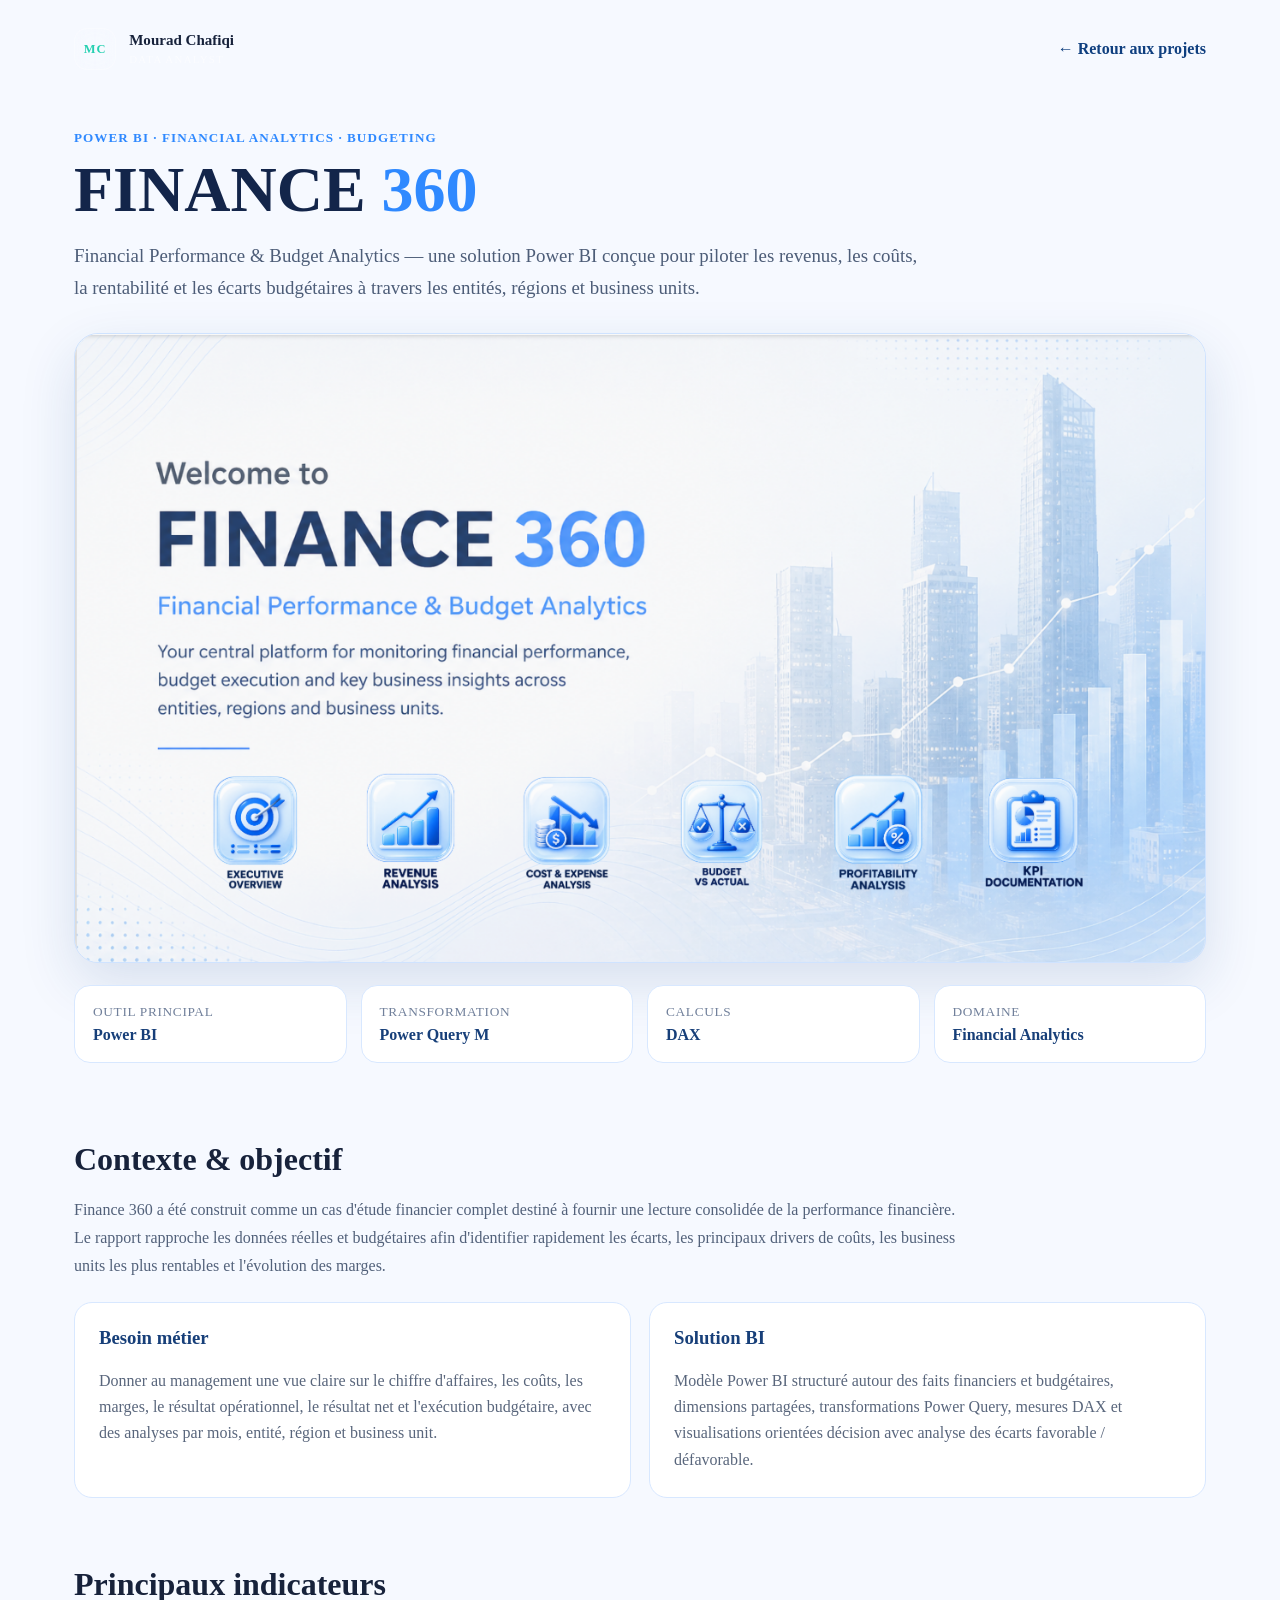
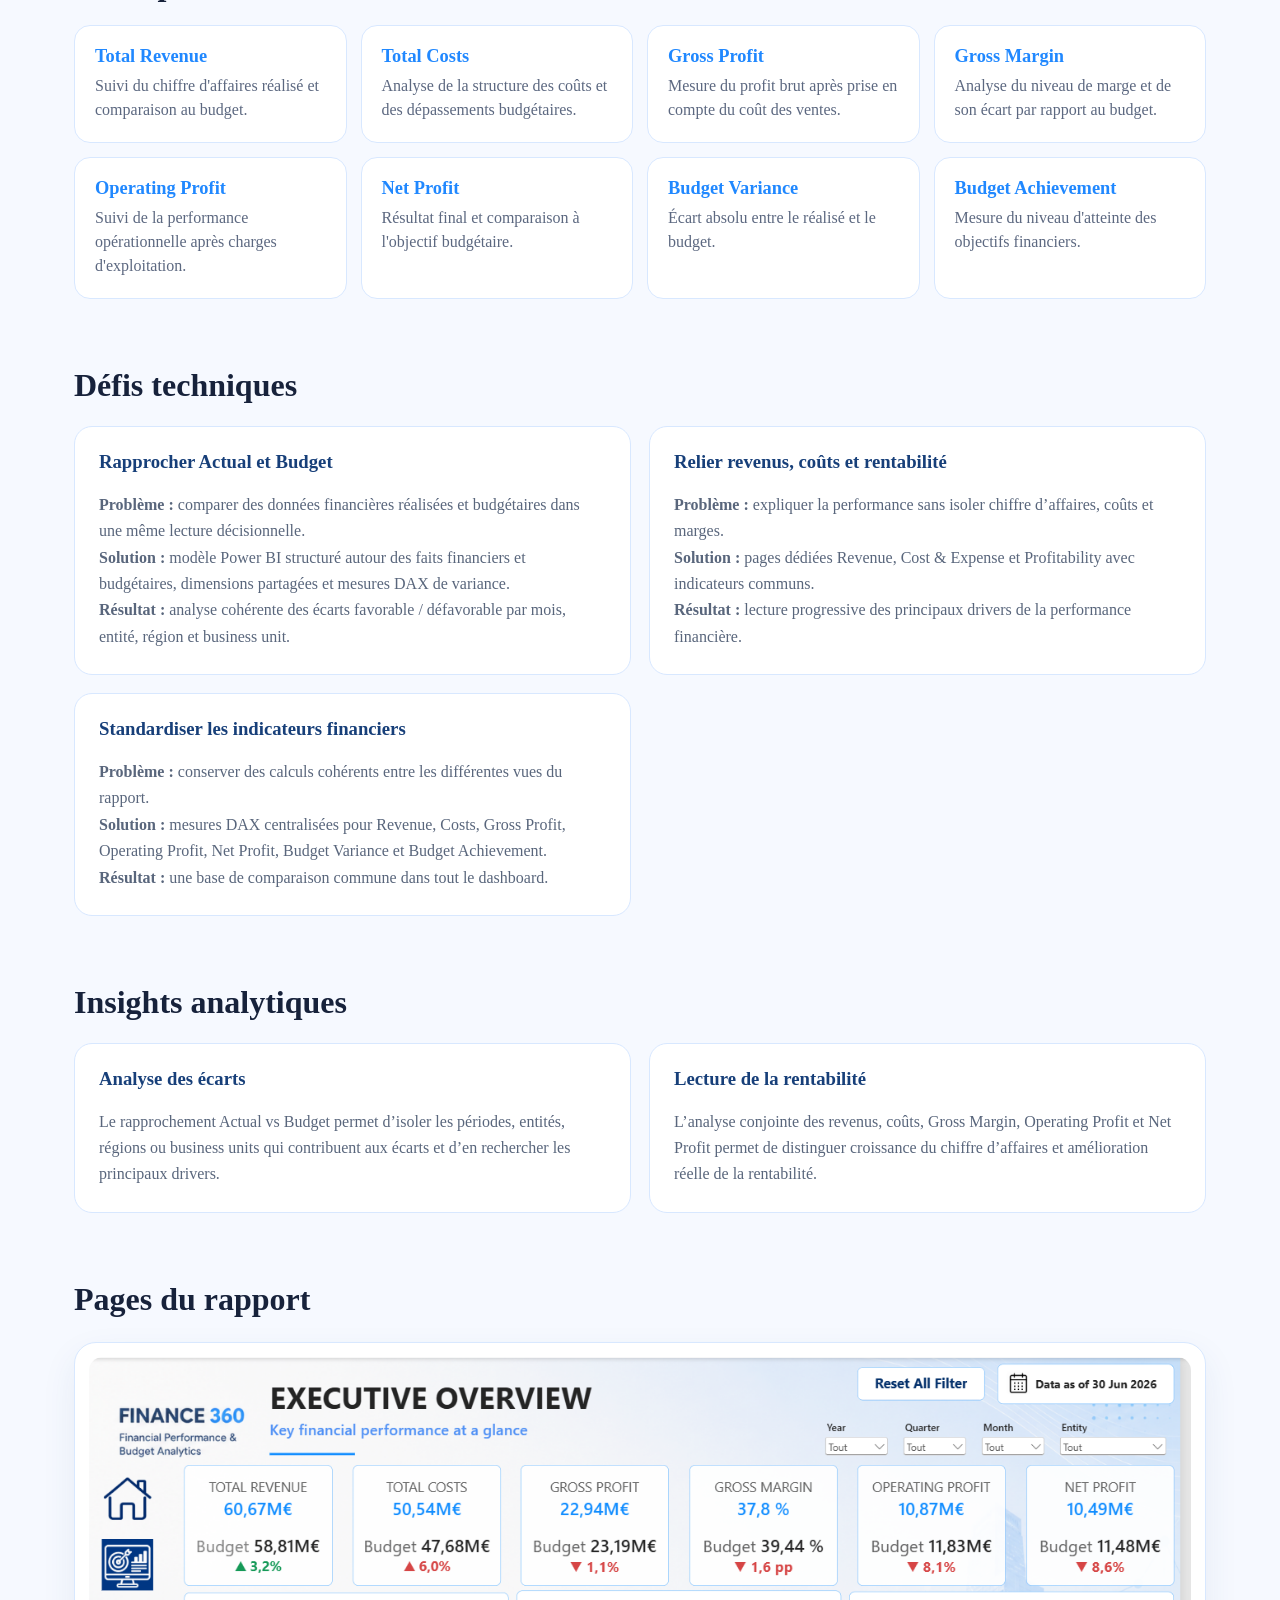
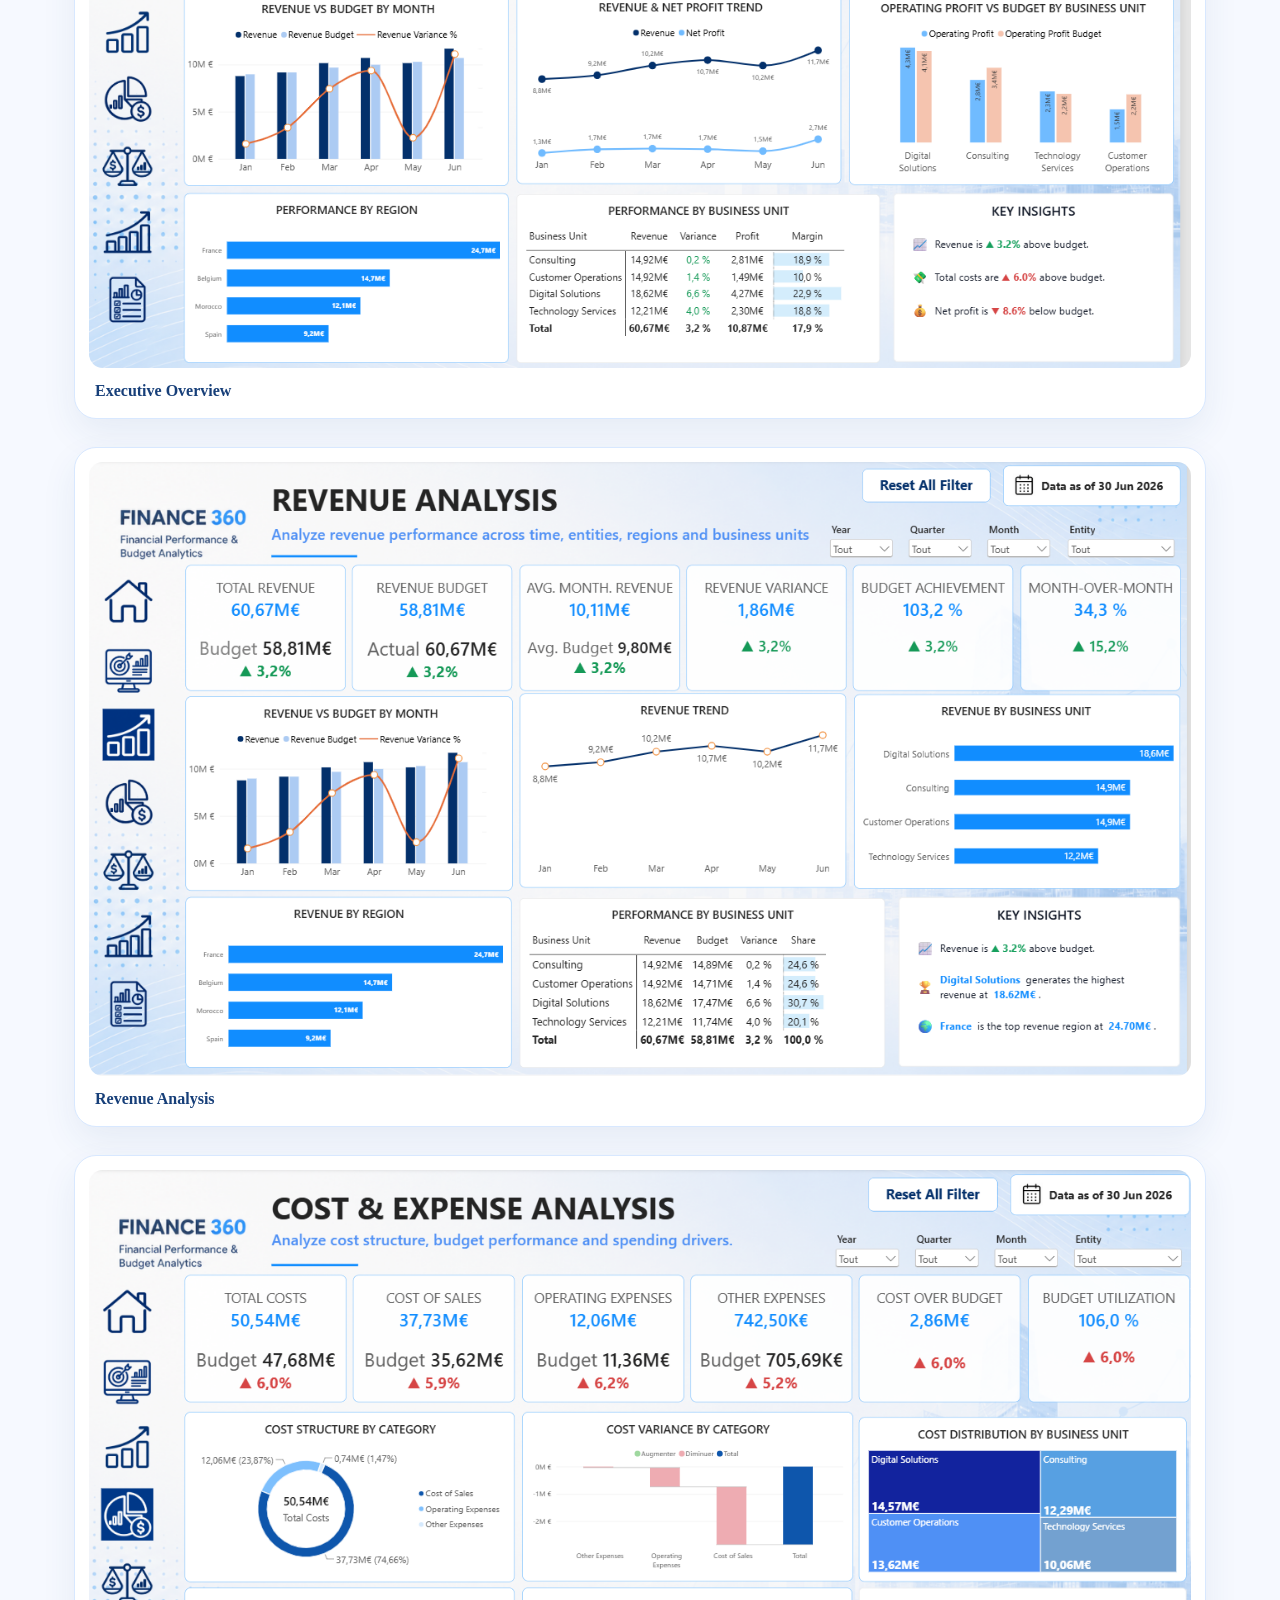
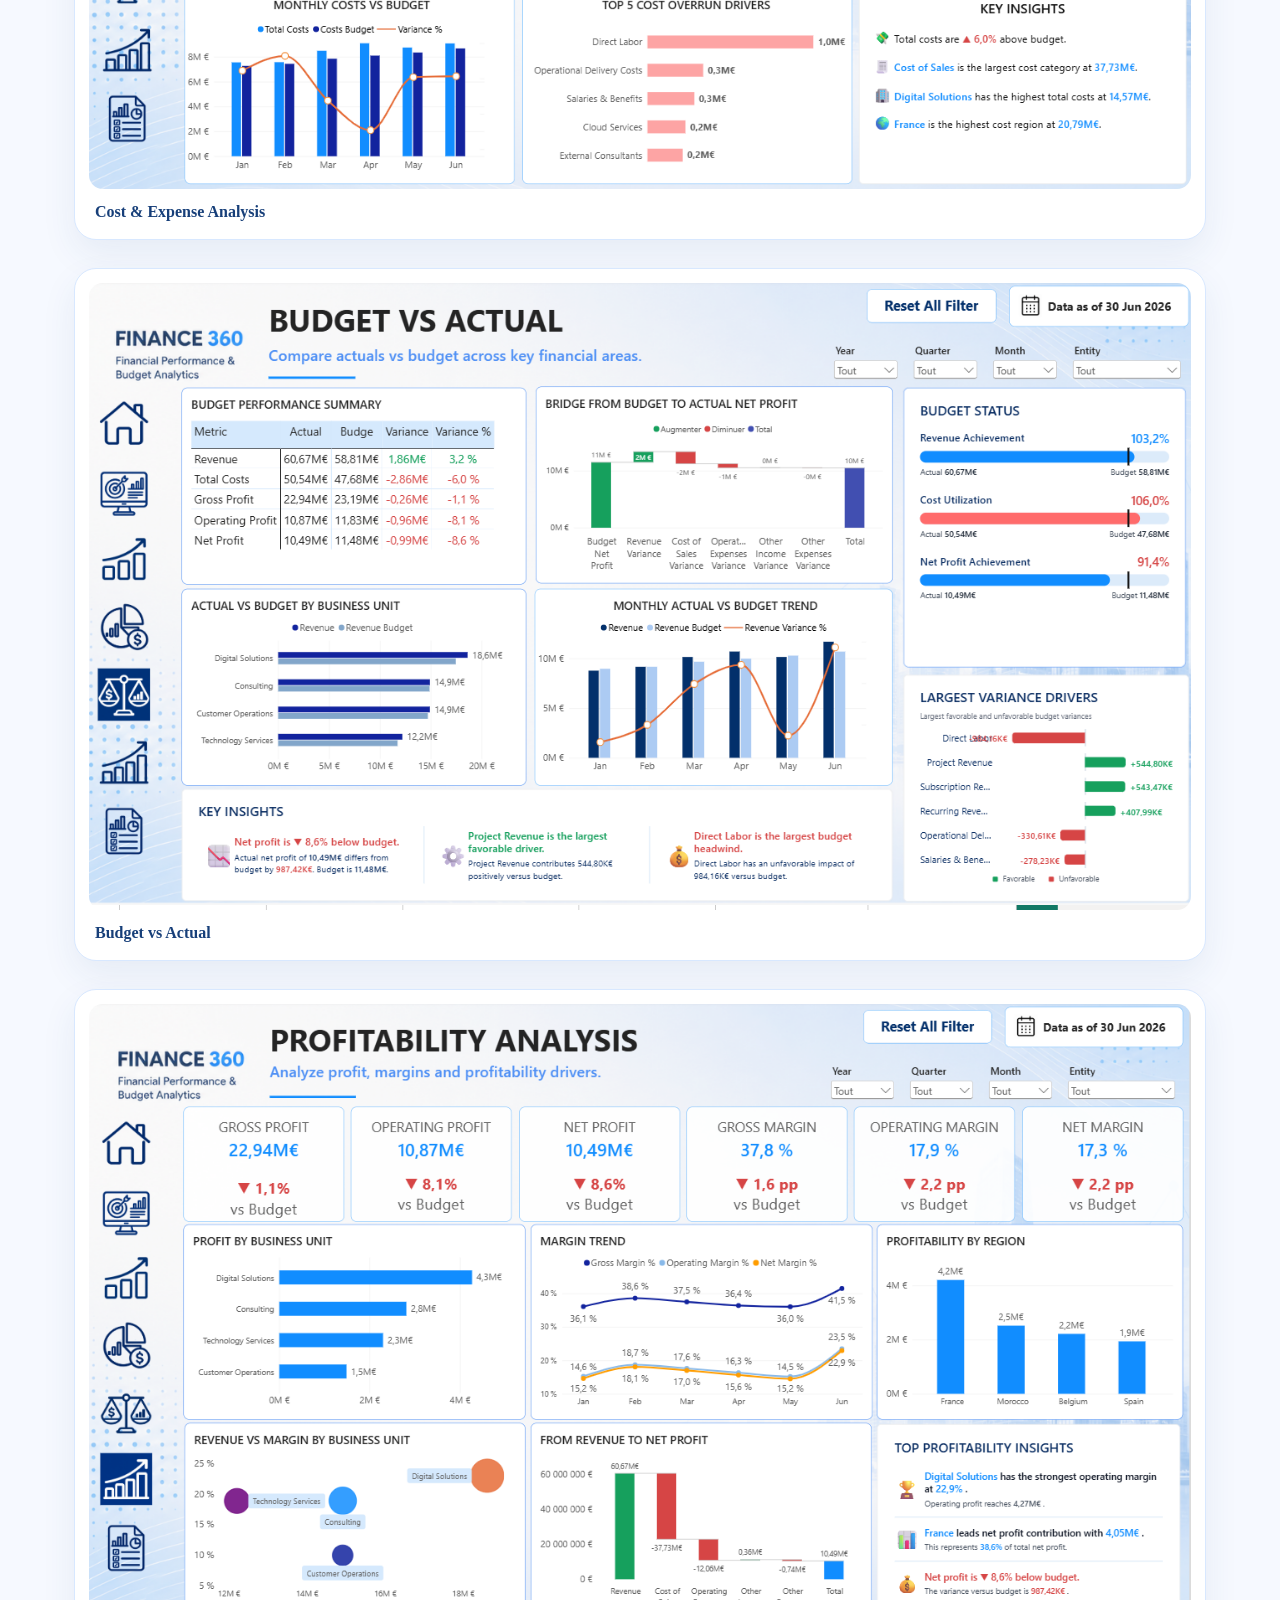
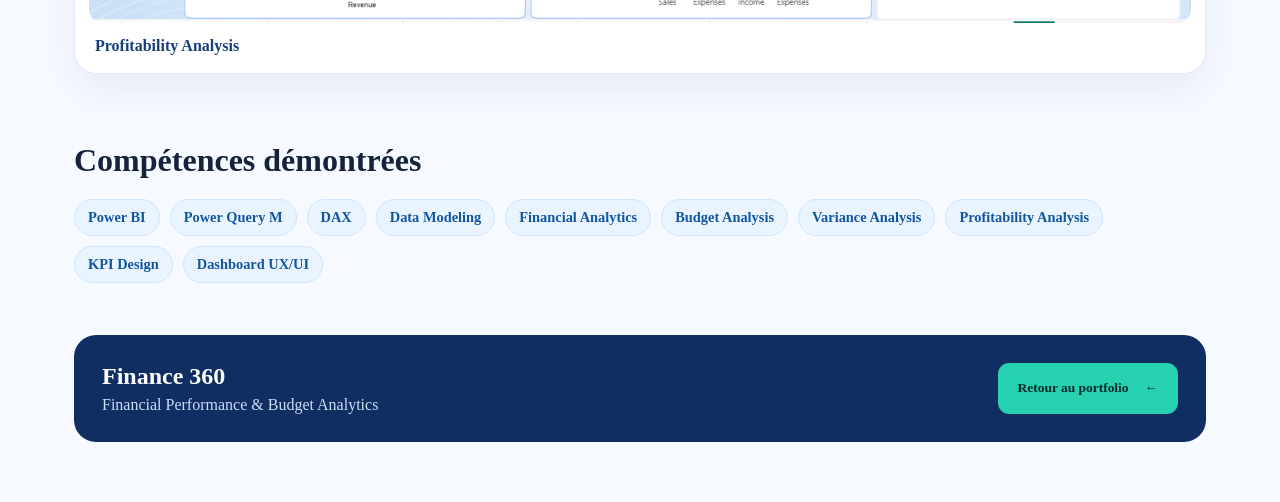
<file: project-finance-360.html>
<!doctype html>
<html lang="fr">
<head>
  <meta charset="utf-8">
  <meta name="viewport" content="width=device-width, initial-scale=1">
  <meta name="description" content="Finance 360 — Financial Performance & Budget Analytics, projet Power BI de Mourad Chafiqi.">
  <title>Finance 360 | Mourad Chafiqi</title>
  <link rel="icon" href="favicon.svg" type="image/svg+xml">
  <link rel="stylesheet" href="styles.css">
  <style>
    .project-detail-page{background:#f6f9ff;color:#17223b}
    .project-detail-header{max-width:1180px;margin:0 auto;padding:28px 24px 10px;display:flex;justify-content:space-between;align-items:center;gap:20px}
    .project-detail-header a{text-decoration:none}
    .project-back{display:inline-flex;align-items:center;gap:8px;font-weight:700;color:#0f3f7f}
    .project-hero{max-width:1180px;margin:0 auto;padding:36px 24px 44px}
    .project-kicker{color:#2f89ff;font-weight:800;letter-spacing:.08em;text-transform:uppercase;font-size:.82rem;margin-bottom:12px}
    .project-hero h1{font-size:clamp(2.3rem,5vw,4.7rem);line-height:1;margin:0 0 14px;color:#13254a}
    .project-hero h1 span{color:#2f89ff}
    .project-subtitle{max-width:850px;font-size:1.18rem;line-height:1.7;color:#4d5d78;margin-bottom:28px}
    .hero-image{width:100%;display:block;border-radius:24px;border:1px solid #cfe3ff;box-shadow:0 20px 55px rgba(28,74,133,.14);background:#fff}
    .project-meta{display:grid;grid-template-columns:repeat(4,1fr);gap:14px;margin-top:22px}
    .project-meta article{background:#fff;border:1px solid #d8e8ff;border-radius:16px;padding:18px}
    .project-meta small{display:block;color:#71809b;text-transform:uppercase;letter-spacing:.05em;margin-bottom:6px}
    .project-meta strong{color:#173f79;font-size:1rem}
    .detail-section{max-width:1180px;margin:0 auto;padding:34px 24px}
    .detail-section h2{font-size:2rem;color:#17223b;margin:0 0 18px}
    .detail-section>p{max-width:900px;line-height:1.75;color:#52617a}
    .overview-grid{display:grid;grid-template-columns:1fr 1fr;gap:18px;margin-top:22px}
    .overview-card{background:#fff;border:1px solid #d8e8ff;border-radius:18px;padding:24px}
    .overview-card h3{margin-top:0;color:#173f79}
    .overview-card p{color:#59667c;line-height:1.65;margin-bottom:0}
    .kpi-grid{display:grid;grid-template-columns:repeat(4,1fr);gap:14px;margin-top:22px}
    .kpi-card{background:#fff;border:1px solid #d8e8ff;border-radius:16px;padding:20px}
    .kpi-card strong{display:block;color:#2088ff;font-size:1.15rem;margin-bottom:7px}
    .kpi-card span{color:#5c6880;line-height:1.5}
    .gallery{display:grid;gap:28px;margin-top:24px}
    .gallery figure{margin:0;background:#fff;border:1px solid #d8e8ff;border-radius:22px;padding:14px;box-shadow:0 14px 35px rgba(32,72,124,.08)}
    .gallery img{width:100%;display:block;border-radius:14px}
    .gallery figcaption{padding:14px 6px 4px;font-weight:700;color:#173f79}
    .stack{display:flex;flex-wrap:wrap;gap:10px;margin-top:20px}
    .stack span{background:#eaf4ff;color:#1256a0;border:1px solid #cfe5ff;padding:9px 13px;border-radius:999px;font-weight:700;font-size:.9rem}
    .project-footer-cta{max-width:1180px;margin:18px auto 60px;padding:0 24px}
    .project-footer-cta div{background:#102e61;border-radius:22px;padding:28px;display:flex;justify-content:space-between;align-items:center;gap:20px;color:#fff}
    .project-footer-cta h2{margin:0 0 6px;color:#fff}
    .project-footer-cta p{margin:0;color:#c9ddf8}
    @media(max-width:900px){.project-meta,.kpi-grid{grid-template-columns:repeat(2,1fr)}.overview-grid{grid-template-columns:1fr}.project-footer-cta div{align-items:flex-start;flex-direction:column}}
    @media(max-width:600px){.project-meta,.kpi-grid{grid-template-columns:1fr}.project-detail-header{align-items:flex-start;flex-direction:column}}
  </style>
</head>
<body class="project-detail-page">
<header class="project-detail-header">
  <a class="brand" href="index.html" aria-label="Retour au portfolio">
    <span class="brand-mark">MC</span>
    <span class="brand-copy"><strong>Mourad Chafiqi</strong><small>Data Analyst</small></span>
  </a>
  <a class="project-back" href="index.html#projects">← Retour aux projets</a>
</header>

<main>
  <section class="project-hero">
    <p class="project-kicker">Power BI · Financial Analytics · Budgeting</p>
    <h1>FINANCE <span>360</span></h1>
    <p class="project-subtitle">
      Financial Performance &amp; Budget Analytics — une solution Power BI conçue pour piloter
      les revenus, les coûts, la rentabilité et les écarts budgétaires à travers les entités,
      régions et business units.
    </p>

    <img class="hero-image" src="images/finance-360/Home.png" alt="Page d'accueil du projet Finance 360">

    <div class="project-meta">
      <article><small>Outil principal</small><strong>Power BI</strong></article>
      <article><small>Transformation</small><strong>Power Query M</strong></article>
      <article><small>Calculs</small><strong>DAX</strong></article>
      <article><small>Domaine</small><strong>Financial Analytics</strong></article>
    </div>
  </section>

  <section class="detail-section">
    <h2>Contexte &amp; objectif</h2>
    <p>
      Finance 360 a été construit comme un cas d'étude financier complet destiné à fournir
      une lecture consolidée de la performance financière. Le rapport rapproche les données
      réelles et budgétaires afin d'identifier rapidement les écarts, les principaux drivers
      de coûts, les business units les plus rentables et l'évolution des marges.
    </p>

    <div class="overview-grid">
      <article class="overview-card">
        <h3>Besoin métier</h3>
        <p>
          Donner au management une vue claire sur le chiffre d'affaires, les coûts, les marges,
          le résultat opérationnel, le résultat net et l'exécution budgétaire, avec des analyses
          par mois, entité, région et business unit.
        </p>
      </article>

      <article class="overview-card">
        <h3>Solution BI</h3>
        <p>
          Modèle Power BI structuré autour des faits financiers et budgétaires, dimensions
          partagées, transformations Power Query, mesures DAX et visualisations orientées
          décision avec analyse des écarts favorable / défavorable.
        </p>
      </article>
    </div>
  </section>

  <section class="detail-section">
    <h2>Principaux indicateurs</h2>
    <div class="kpi-grid">
      <article class="kpi-card"><strong>Total Revenue</strong><span>Suivi du chiffre d'affaires réalisé et comparaison au budget.</span></article>
      <article class="kpi-card"><strong>Total Costs</strong><span>Analyse de la structure des coûts et des dépassements budgétaires.</span></article>
      <article class="kpi-card"><strong>Gross Profit</strong><span>Mesure du profit brut après prise en compte du coût des ventes.</span></article>
      <article class="kpi-card"><strong>Gross Margin</strong><span>Analyse du niveau de marge et de son écart par rapport au budget.</span></article>
      <article class="kpi-card"><strong>Operating Profit</strong><span>Suivi de la performance opérationnelle après charges d'exploitation.</span></article>
      <article class="kpi-card"><strong>Net Profit</strong><span>Résultat final et comparaison à l'objectif budgétaire.</span></article>
      <article class="kpi-card"><strong>Budget Variance</strong><span>Écart absolu entre le réalisé et le budget.</span></article>
      <article class="kpi-card"><strong>Budget Achievement</strong><span>Mesure du niveau d'atteinte des objectifs financiers.</span></article>
    </div>
  </section>

  
<section class="detail-section"><h2>Défis techniques</h2><div class="overview-grid">
<article class="overview-card"><h3>Rapprocher Actual et Budget</h3><p><strong>Problème :</strong> comparer des données financières réalisées et budgétaires dans une même lecture décisionnelle.<br><strong>Solution :</strong> modèle Power BI structuré autour des faits financiers et budgétaires, dimensions partagées et mesures DAX de variance.<br><strong>Résultat :</strong> analyse cohérente des écarts favorable / défavorable par mois, entité, région et business unit.</p></article>
<article class="overview-card"><h3>Relier revenus, coûts et rentabilité</h3><p><strong>Problème :</strong> expliquer la performance sans isoler chiffre d’affaires, coûts et marges.<br><strong>Solution :</strong> pages dédiées Revenue, Cost &amp; Expense et Profitability avec indicateurs communs.<br><strong>Résultat :</strong> lecture progressive des principaux drivers de la performance financière.</p></article>
<article class="overview-card"><h3>Standardiser les indicateurs financiers</h3><p><strong>Problème :</strong> conserver des calculs cohérents entre les différentes vues du rapport.<br><strong>Solution :</strong> mesures DAX centralisées pour Revenue, Costs, Gross Profit, Operating Profit, Net Profit, Budget Variance et Budget Achievement.<br><strong>Résultat :</strong> une base de comparaison commune dans tout le dashboard.</p></article>
</div></section>
<section class="detail-section"><h2>Insights analytiques</h2><div class="overview-grid">
<article class="overview-card"><h3>Analyse des écarts</h3><p>Le rapprochement Actual vs Budget permet d’isoler les périodes, entités, régions ou business units qui contribuent aux écarts et d’en rechercher les principaux drivers.</p></article>
<article class="overview-card"><h3>Lecture de la rentabilité</h3><p>L’analyse conjointe des revenus, coûts, Gross Margin, Operating Profit et Net Profit permet de distinguer croissance du chiffre d’affaires et amélioration réelle de la rentabilité.</p></article>
</div></section>

<section class="detail-section">
    <h2>Pages du rapport</h2>
    <div class="gallery">
      <figure>
        <img src="images/finance-360/Executive overview.png" alt="Executive Overview Finance 360">
        <figcaption>Executive Overview</figcaption>
      </figure>
      <figure>
        <img src="images/finance-360/Revenue analysis.png" alt="Revenue Analysis Finance 360">
        <figcaption>Revenue Analysis</figcaption>
      </figure>
      <figure>
        <img src="images/finance-360/Cost &amp; expense analysis.png" alt="Cost and Expense Analysis Finance 360">
        <figcaption>Cost &amp; Expense Analysis</figcaption>
      </figure>
      <figure>
        <img src="images/finance-360/Budget vs actual.png" alt="Budget versus Actual Finance 360">
        <figcaption>Budget vs Actual</figcaption>
      </figure>
      <figure>
        <img src="images/finance-360/Profitability analysis.png" alt="Profitability Analysis Finance 360">
        <figcaption>Profitability Analysis</figcaption>
      </figure>
    </div>
  </section>

  <section class="detail-section">
    <h2>Compétences démontrées</h2>
    <div class="stack">
      <span>Power BI</span>
      <span>Power Query M</span>
      <span>DAX</span>
      <span>Data Modeling</span>
      <span>Financial Analytics</span>
      <span>Budget Analysis</span>
      <span>Variance Analysis</span>
      <span>Profitability Analysis</span>
      <span>KPI Design</span>
      <span>Dashboard UX/UI</span>
    </div>
  </section>

  <section class="project-footer-cta">
    <div>
      <section>
        <h2>Finance 360</h2>
        <p>Financial Performance &amp; Budget Analytics</p>
      </section>
      <a class="button button-primary" href="index.html#projects">
        Retour au portfolio <span aria-hidden="true">←</span>
      </a>
    </div>
  </section>
</main>
</body>
</html>
</file>
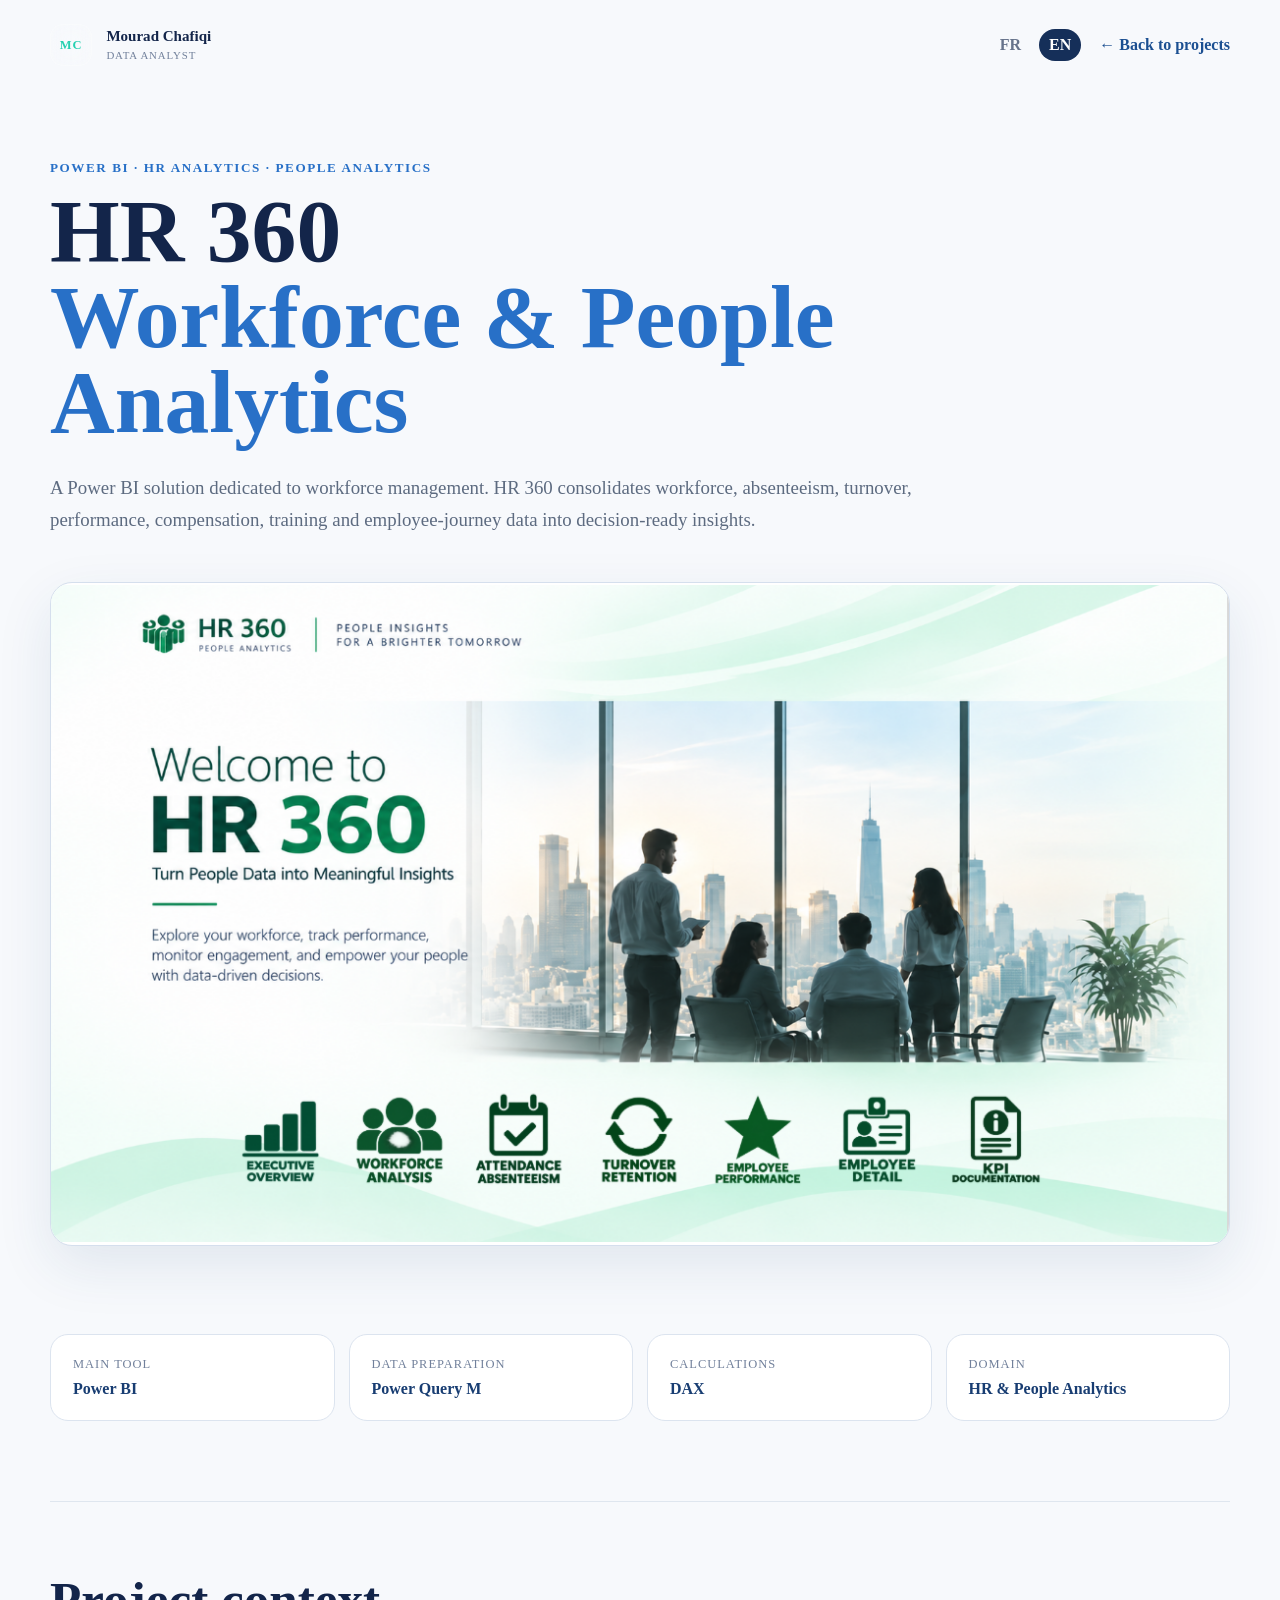
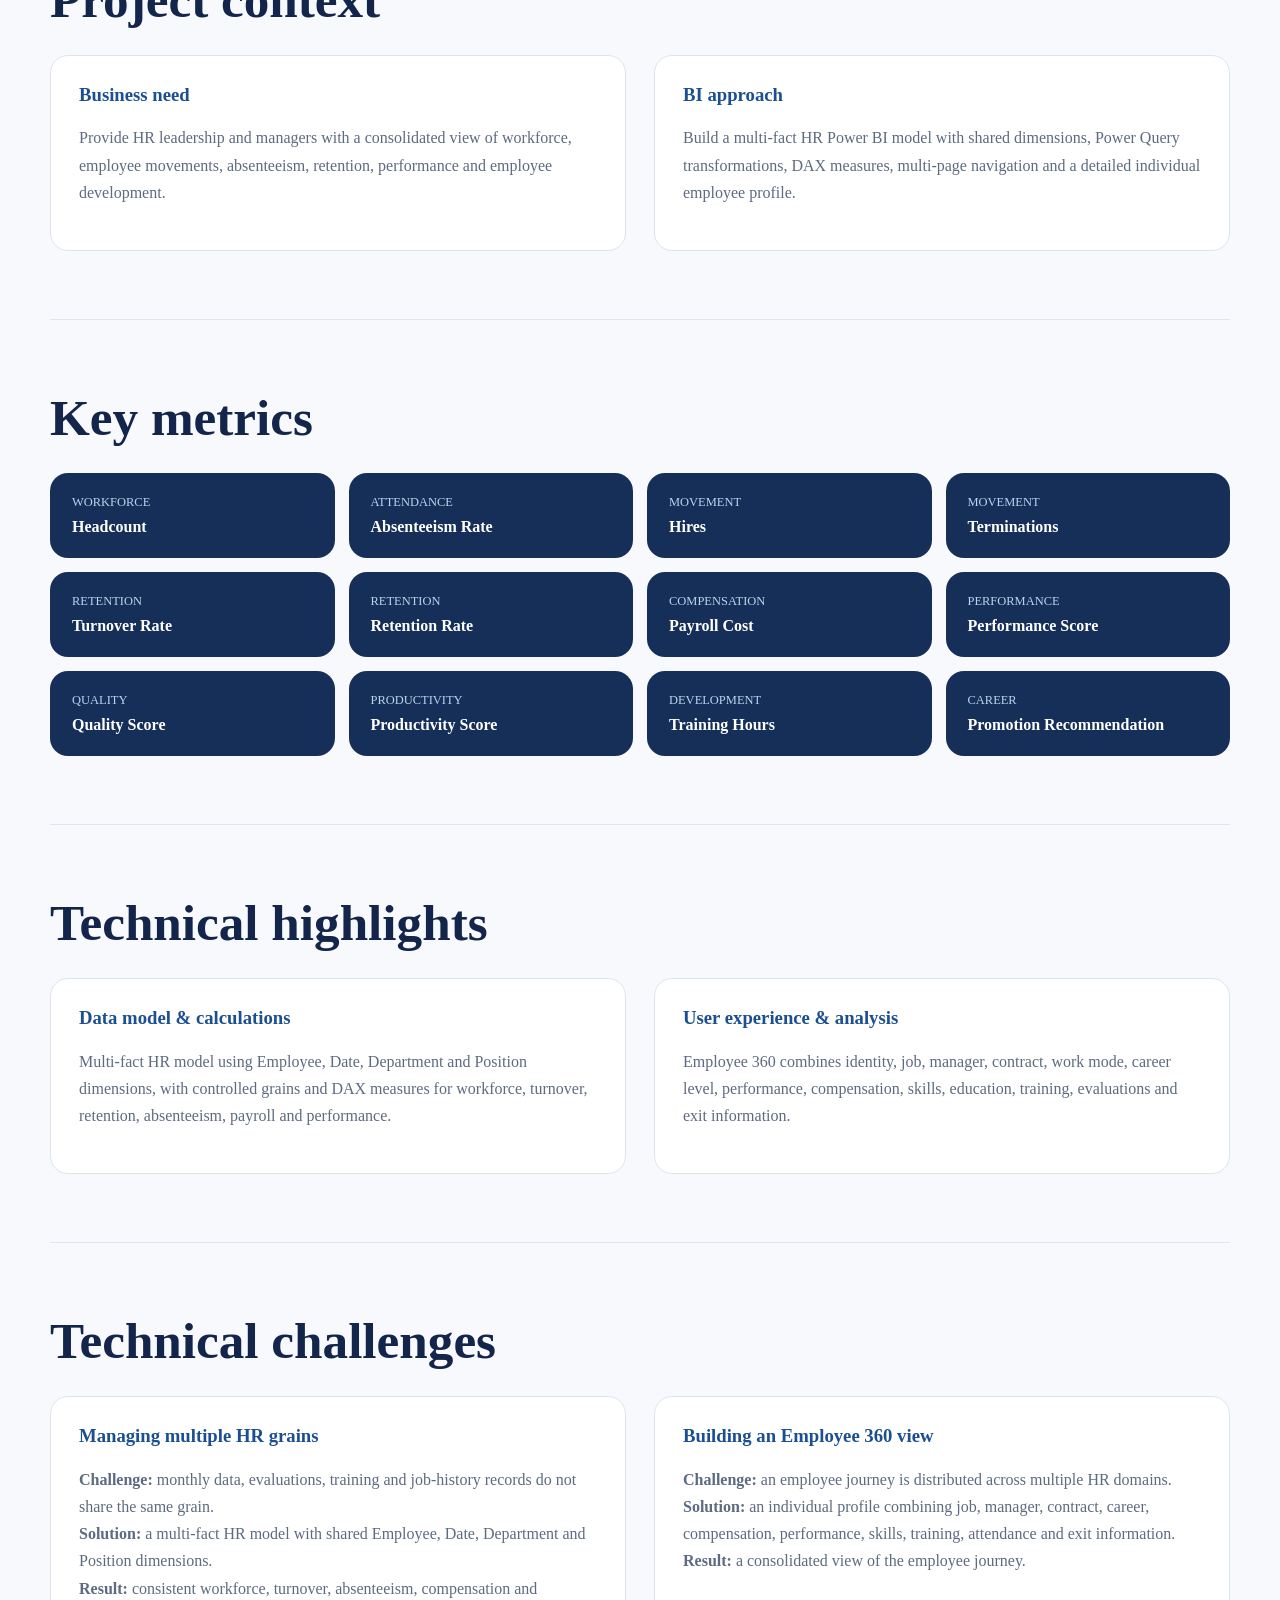
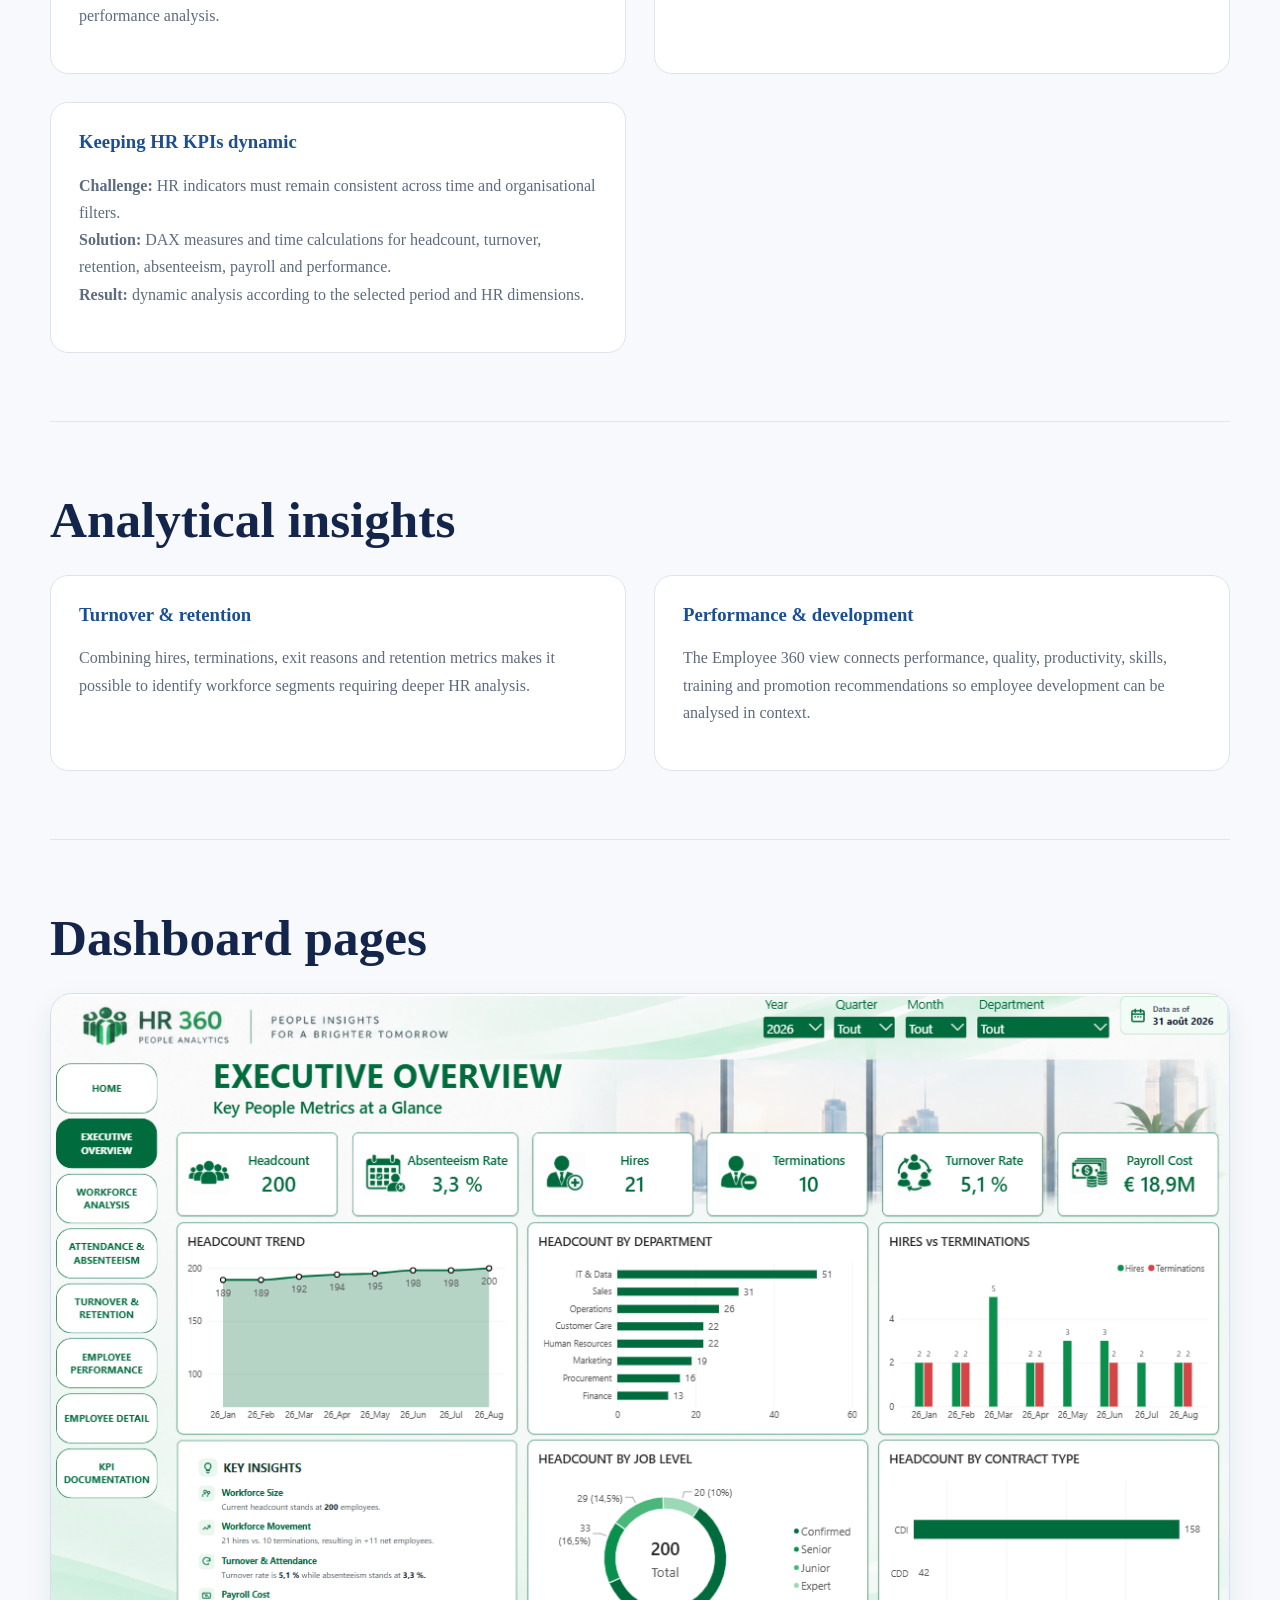
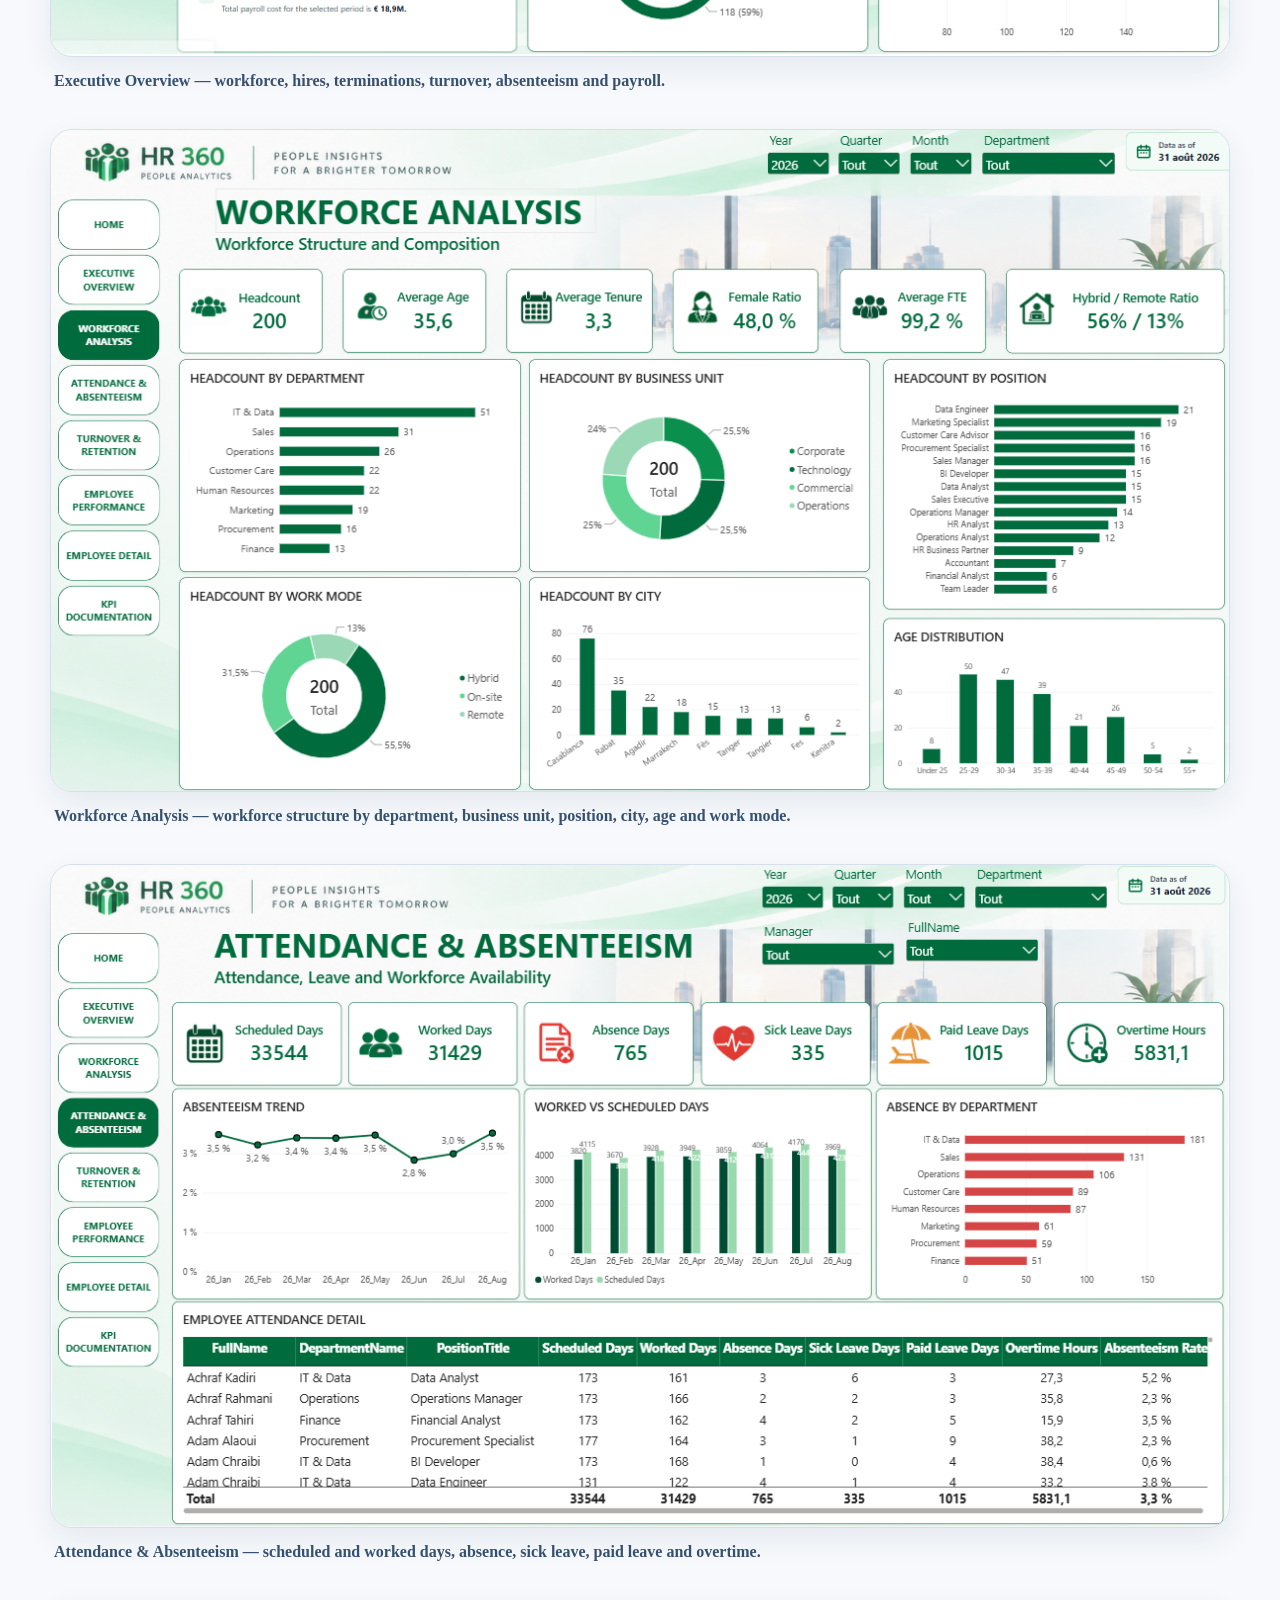
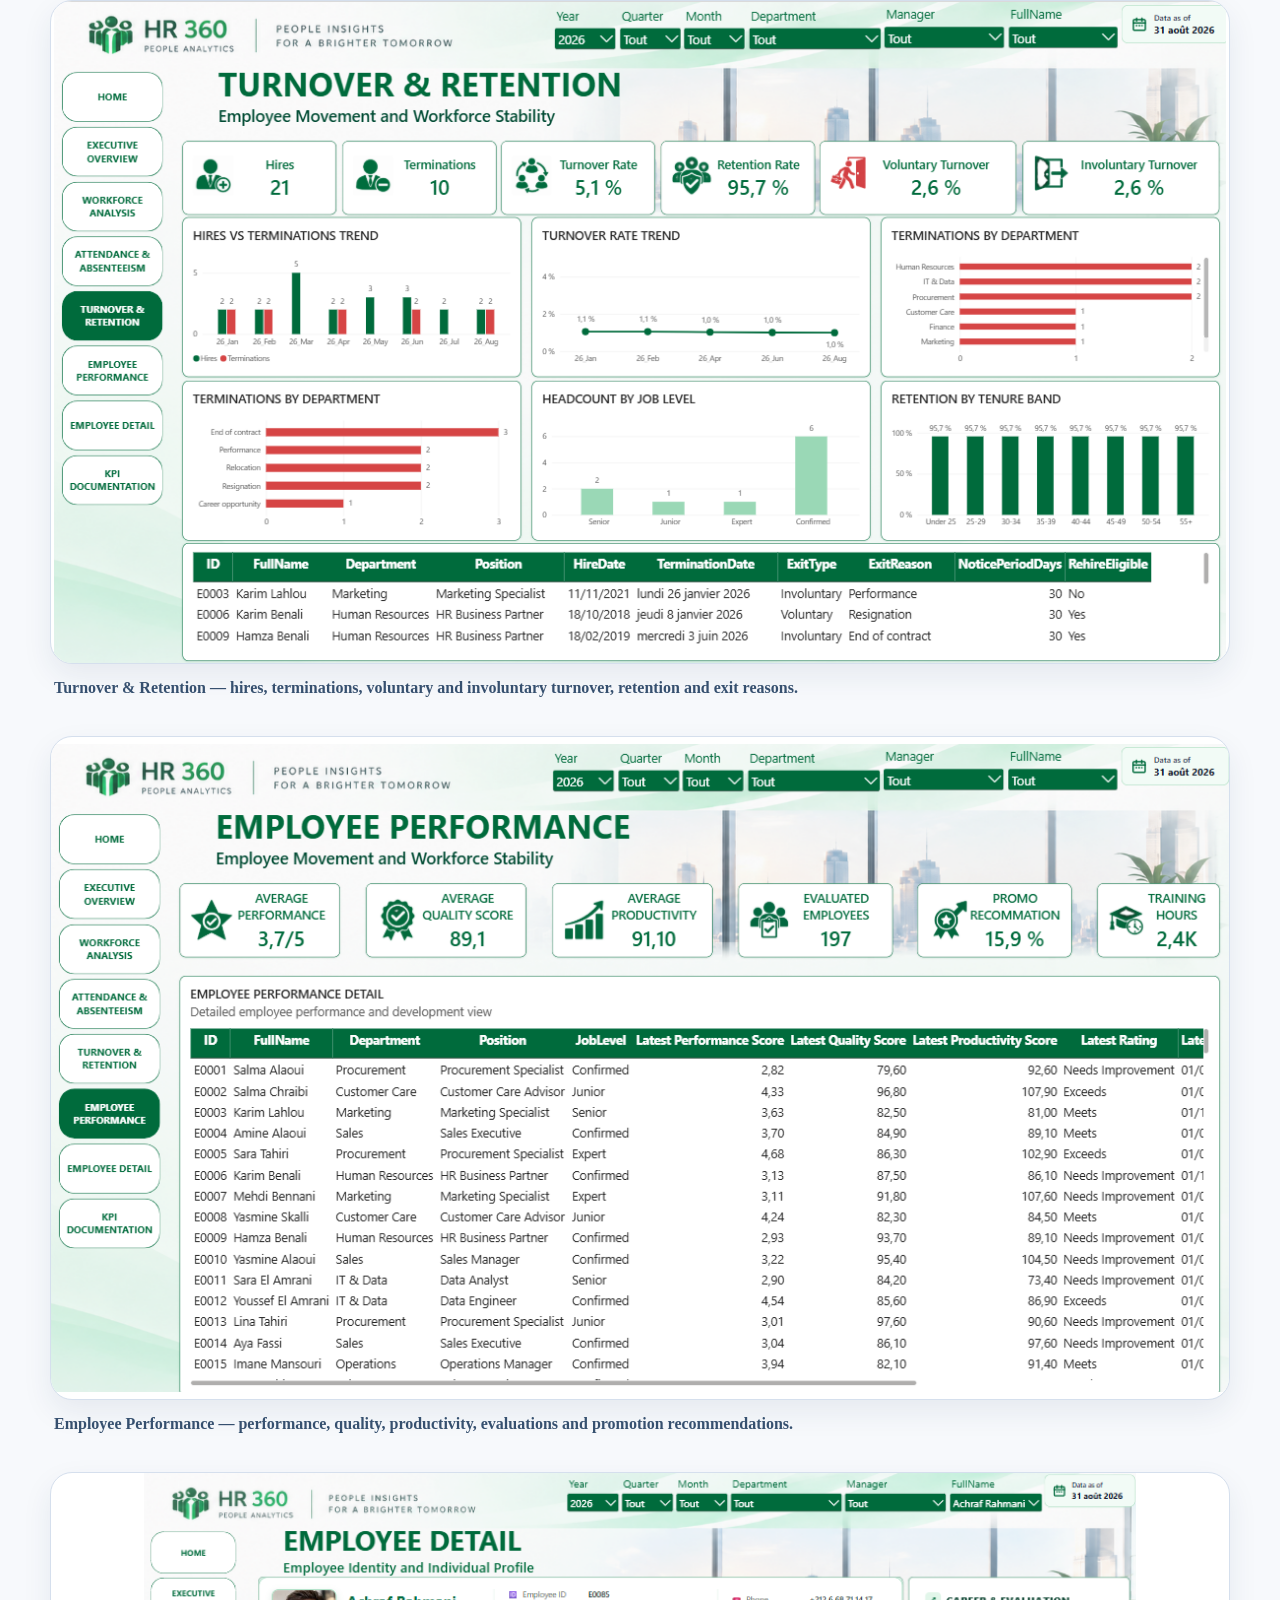
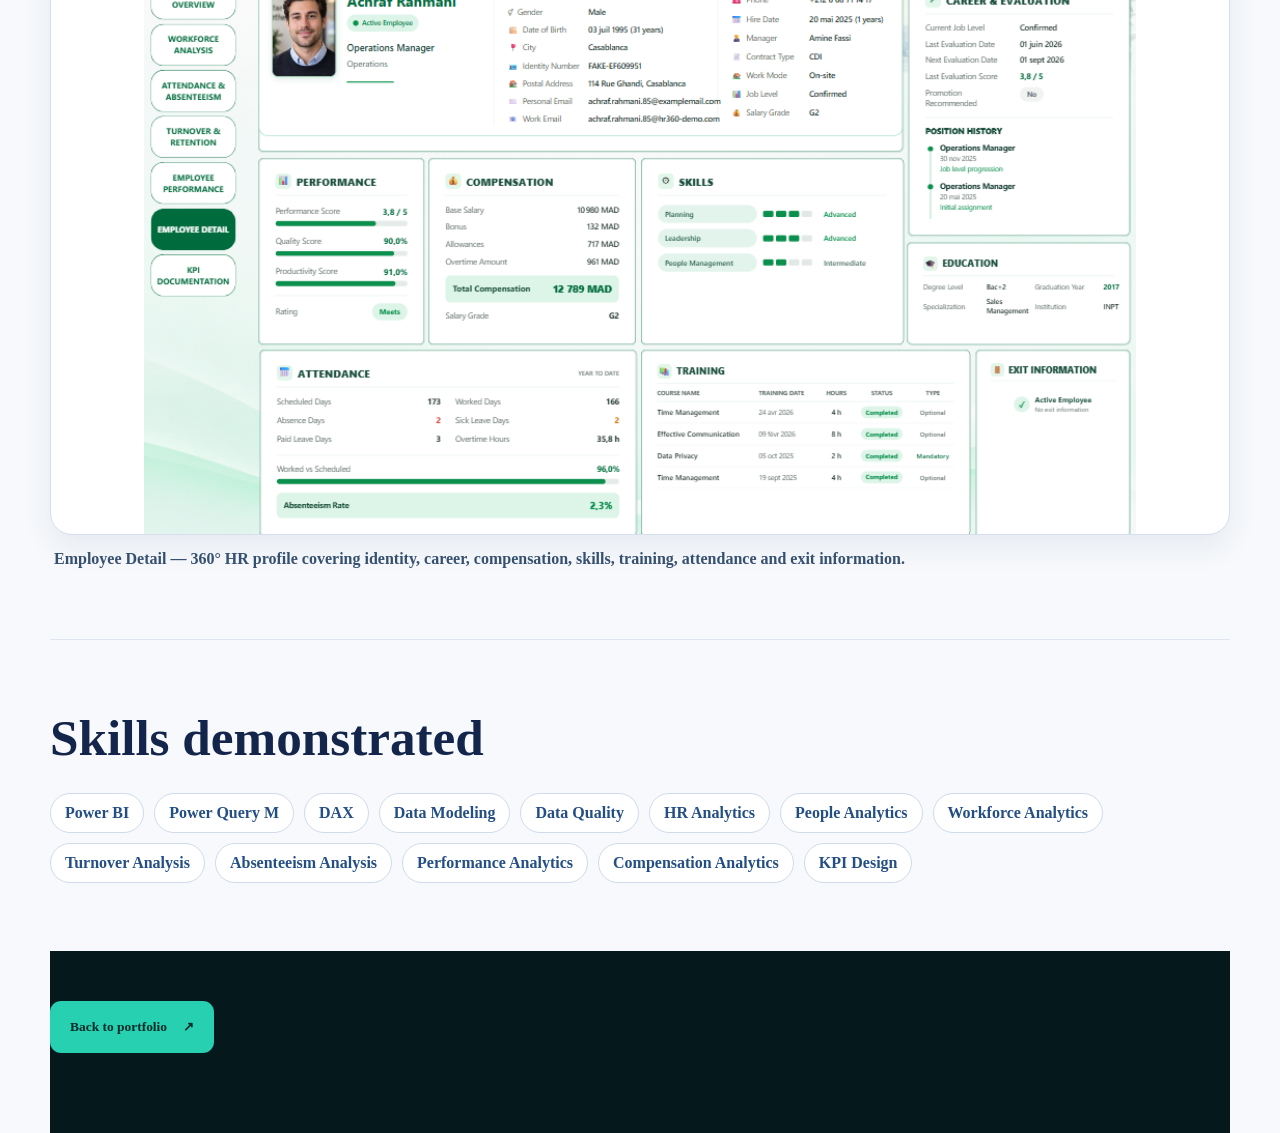
<file: project-hr-360-en.html>
<!doctype html>
<html lang="en">
<head>
<meta charset="utf-8"><meta name="viewport" content="width=device-width, initial-scale=1">
<meta name="description" content="HR 360 — Workforce & People Analytics, Power BI portfolio project by Mourad Chafiqi.">
<title>HR 360 | Workforce & People Analytics | Mourad Chafiqi</title>
<link rel="icon" href="favicon.svg" type="image/svg+xml"><link rel="stylesheet" href="styles.css">

<style>
.case-page{background:#f7f9fc;color:#15233d;min-height:100vh}.case-shell{width:min(1180px,calc(100% - 40px));margin:0 auto}
.case-header{display:flex;justify-content:space-between;align-items:center;padding:24px 0;gap:20px}.case-header .brand{display:inline-flex;align-items:center;gap:14px;text-decoration:none}
.case-header .brand-copy{display:flex;flex-direction:column;justify-content:center;line-height:1.1}.case-header .brand-copy strong{display:block;margin:0;color:#13254a}.case-header .brand-copy small{display:block;margin-top:5px;color:#71809b;text-transform:uppercase;letter-spacing:.08em}
.case-actions{display:flex;align-items:center;gap:18px}.case-lang{display:flex;gap:8px}.case-lang a{padding:7px 10px;border-radius:999px;text-decoration:none;font-weight:800;color:#66738b}.case-lang a.is-active{background:#152f59;color:#fff}.case-back{text-decoration:none;color:#1b4f91;font-weight:700}
.case-hero{padding:70px 0 48px}.case-eyebrow{margin:0 0 12px;color:#2870c7;text-transform:uppercase;letter-spacing:.12em;font-size:.82rem;font-weight:800}.case-hero h1{font-size:clamp(2.8rem,7vw,5.8rem);line-height:.95;margin:0;max-width:1050px;color:#13254a}.case-hero h1 span{color:#2870c7}.case-lead{font-size:1.18rem;line-height:1.7;max-width:900px;color:#5d6b80;margin-top:28px}
.case-cover,.case-gallery-image{width:100%;aspect-ratio:16/9;border-radius:22px;border:1px solid #d5dfed;background:#fff;overflow:hidden;display:flex;align-items:center;justify-content:center}.case-cover{margin-top:46px;box-shadow:0 20px 55px rgba(30,70,120,.10)}.case-cover img,.case-gallery-image img{width:100%;height:100%;object-fit:contain;display:block}
.case-meta{display:grid;grid-template-columns:repeat(4,1fr);gap:14px;margin:40px 0 80px}.case-meta article,.case-card{background:#fff;padding:22px;border:1px solid #dce4ef;border-radius:18px}.case-meta span{display:block;color:#71809b;font-size:.78rem;text-transform:uppercase;letter-spacing:.08em}.case-meta strong{display:block;margin-top:8px;color:#183d72}
.case-section{padding:68px 0;border-top:1px solid #dfe6ef}.case-section h2{font-size:clamp(2rem,4vw,3.4rem);margin:0 0 26px;color:#13254a}.case-grid-two{display:grid;grid-template-columns:1fr 1fr;gap:28px}.case-card{padding:28px}.case-card h3{margin-top:0;color:#1b4f91}.case-card p,.case-card li{color:#5d6b80;line-height:1.7}
.case-kpis{display:grid;grid-template-columns:repeat(4,1fr);gap:14px}.case-kpis div{background:#152f59;color:#fff;border-radius:18px;padding:22px}.case-kpis span{display:block;color:#bcd2ee;font-size:.78rem;text-transform:uppercase}.case-kpis strong{display:block;margin-top:8px}
.case-gallery{display:grid;gap:36px}.case-gallery figure{margin:0}.case-gallery-image{box-shadow:0 12px 30px rgba(20,50,90,.08)}.case-gallery figcaption{font-weight:700;margin:12px 4px 0;line-height:1.5;color:#36506f}
.case-tags{display:flex;flex-wrap:wrap;gap:10px}.case-tags span{background:#fff;border:1px solid #cfdbea;border-radius:999px;padding:10px 14px;color:#244f84;font-weight:700}.case-footer{padding:50px 0 80px}
@media(max-width:800px){.case-meta,.case-kpis,.case-grid-two{grid-template-columns:1fr}.case-header{align-items:flex-start;flex-direction:column}.case-hero{padding-top:40px}}
</style>

</head>
<body><main class="case-page"><div class="case-shell">
<header class="case-header">
<a class="brand" href="en.html#top" aria-label="Back to portfolio"><span class="brand-mark">MC</span><span class="brand-copy"><strong>Mourad Chafiqi</strong><small>Data Analyst</small></span></a>
<div class="case-actions"><div class="case-lang" aria-label="Language"><a href="project-hr-360.html">FR</a><a class="is-active" href="project-hr-360-en.html" aria-current="page">EN</a></div><a class="case-back" href="en.html#projects">← Back to projects</a></div>
</header>
<section class="case-hero"><p class="case-eyebrow">Power BI · HR Analytics · People Analytics</p><h1>HR 360<br><span>Workforce & People Analytics</span></h1><p class="case-lead">A Power BI solution dedicated to workforce management. HR 360 consolidates workforce, absenteeism, turnover, performance, compensation, training and employee-journey data into decision-ready insights.</p><div class="case-cover"><img src="images/hr-360/HOME.png" alt="HR 360 dashboard"></div></section>
<section class="case-meta"><article><span>Main tool</span><strong>Power BI</strong></article><article><span>Data preparation</span><strong>Power Query M</strong></article><article><span>Calculations</span><strong>DAX</strong></article><article><span>Domain</span><strong>HR & People Analytics</strong></article></section>
<section class="case-section"><h2>Project context</h2><div class="case-grid-two"><article class="case-card"><h3>Business need</h3><p>Provide HR leadership and managers with a consolidated view of workforce, employee movements, absenteeism, retention, performance and employee development.</p></article><article class="case-card"><h3>BI approach</h3><p>Build a multi-fact HR Power BI model with shared dimensions, Power Query transformations, DAX measures, multi-page navigation and a detailed individual employee profile.</p></article></div></section>
<section class="case-section"><h2>Key metrics</h2><div class="case-kpis"><div><span>Workforce</span><strong>Headcount</strong></div><div><span>Attendance</span><strong>Absenteeism Rate</strong></div><div><span>Movement</span><strong>Hires</strong></div><div><span>Movement</span><strong>Terminations</strong></div><div><span>Retention</span><strong>Turnover Rate</strong></div><div><span>Retention</span><strong>Retention Rate</strong></div><div><span>Compensation</span><strong>Payroll Cost</strong></div><div><span>Performance</span><strong>Performance Score</strong></div><div><span>Quality</span><strong>Quality Score</strong></div><div><span>Productivity</span><strong>Productivity Score</strong></div><div><span>Development</span><strong>Training Hours</strong></div><div><span>Career</span><strong>Promotion Recommendation</strong></div></div></section>
<section class="case-section"><h2>Technical highlights</h2><div class="case-grid-two"><article class="case-card"><h3>Data model &amp; calculations</h3><p>Multi-fact HR model using Employee, Date, Department and Position dimensions, with controlled grains and DAX measures for workforce, turnover, retention, absenteeism, payroll and performance.</p></article><article class="case-card"><h3>User experience &amp; analysis</h3><p>Employee 360 combines identity, job, manager, contract, work mode, career level, performance, compensation, skills, education, training, evaluations and exit information.</p></article></div></section>

<section class="case-section"><h2>Technical challenges</h2><div class="case-grid-two">
<article class="case-card"><h3>Managing multiple HR grains</h3><p><strong>Challenge:</strong> monthly data, evaluations, training and job-history records do not share the same grain.<br><strong>Solution:</strong> a multi-fact HR model with shared Employee, Date, Department and Position dimensions.<br><strong>Result:</strong> consistent workforce, turnover, absenteeism, compensation and performance analysis.</p></article>
<article class="case-card"><h3>Building an Employee 360 view</h3><p><strong>Challenge:</strong> an employee journey is distributed across multiple HR domains.<br><strong>Solution:</strong> an individual profile combining job, manager, contract, career, compensation, performance, skills, training, attendance and exit information.<br><strong>Result:</strong> a consolidated view of the employee journey.</p></article>
<article class="case-card"><h3>Keeping HR KPIs dynamic</h3><p><strong>Challenge:</strong> HR indicators must remain consistent across time and organisational filters.<br><strong>Solution:</strong> DAX measures and time calculations for headcount, turnover, retention, absenteeism, payroll and performance.<br><strong>Result:</strong> dynamic analysis according to the selected period and HR dimensions.</p></article>
</div></section>
<section class="case-section"><h2>Analytical insights</h2><div class="case-grid-two">
<article class="case-card"><h3>Turnover &amp; retention</h3><p>Combining hires, terminations, exit reasons and retention metrics makes it possible to identify workforce segments requiring deeper HR analysis.</p></article>
<article class="case-card"><h3>Performance &amp; development</h3><p>The Employee 360 view connects performance, quality, productivity, skills, training and promotion recommendations so employee development can be analysed in context.</p></article>
</div></section>

<section class="case-section"><h2>Dashboard pages</h2><div class="case-gallery"><figure><div class="case-gallery-image"><img src="images/hr-360/EXECUTIVE OVERVIEW.png" alt="Executive Overview — workforce, hires, terminations, turnover, absenteeism and payroll."></div><figcaption>Executive Overview — workforce, hires, terminations, turnover, absenteeism and payroll.</figcaption></figure><figure><div class="case-gallery-image"><img src="images/hr-360/WORKFORCE ANALYSIS.png" alt="Workforce Analysis — workforce structure by department, business unit, position, city, age and work mode."></div><figcaption>Workforce Analysis — workforce structure by department, business unit, position, city, age and work mode.</figcaption></figure><figure><div class="case-gallery-image"><img src="images/hr-360/ATTENDANCE & ABSENTEEISM.png" alt="Attendance & Absenteeism — scheduled and worked days, absence, sick leave, paid leave and overtime."></div><figcaption>Attendance & Absenteeism — scheduled and worked days, absence, sick leave, paid leave and overtime.</figcaption></figure><figure><div class="case-gallery-image"><img src="images/hr-360/TURNOVER & RETENTION.png" alt="Turnover & Retention — hires, terminations, voluntary and involuntary turnover, retention and exit reasons."></div><figcaption>Turnover & Retention — hires, terminations, voluntary and involuntary turnover, retention and exit reasons.</figcaption></figure><figure><div class="case-gallery-image"><img src="images/hr-360/EMPLOYEE PERFORMANCE.png" alt="Employee Performance — performance, quality, productivity, evaluations and promotion recommendations."></div><figcaption>Employee Performance — performance, quality, productivity, evaluations and promotion recommendations.</figcaption></figure><figure><div class="case-gallery-image"><img src="images/hr-360/EMPLOYEE DETAIL.png" alt="Employee Detail — 360° HR profile covering identity, career, compensation, skills, training, attendance and exit information."></div><figcaption>Employee Detail — 360° HR profile covering identity, career, compensation, skills, training, attendance and exit information.</figcaption></figure></div></section>
<section class="case-section"><h2>Skills demonstrated</h2><div class="case-tags"><span>Power BI</span><span>Power Query M</span><span>DAX</span><span>Data Modeling</span><span>Data Quality</span><span>HR Analytics</span><span>People Analytics</span><span>Workforce Analytics</span><span>Turnover Analysis</span><span>Absenteeism Analysis</span><span>Performance Analytics</span><span>Compensation Analytics</span><span>KPI Design</span></div></section>
<footer class="case-footer"><a class="button button-primary" href="en.html#projects">Back to portfolio <span aria-hidden="true">↗</span></a></footer>
</div></main></body></html>
</file>
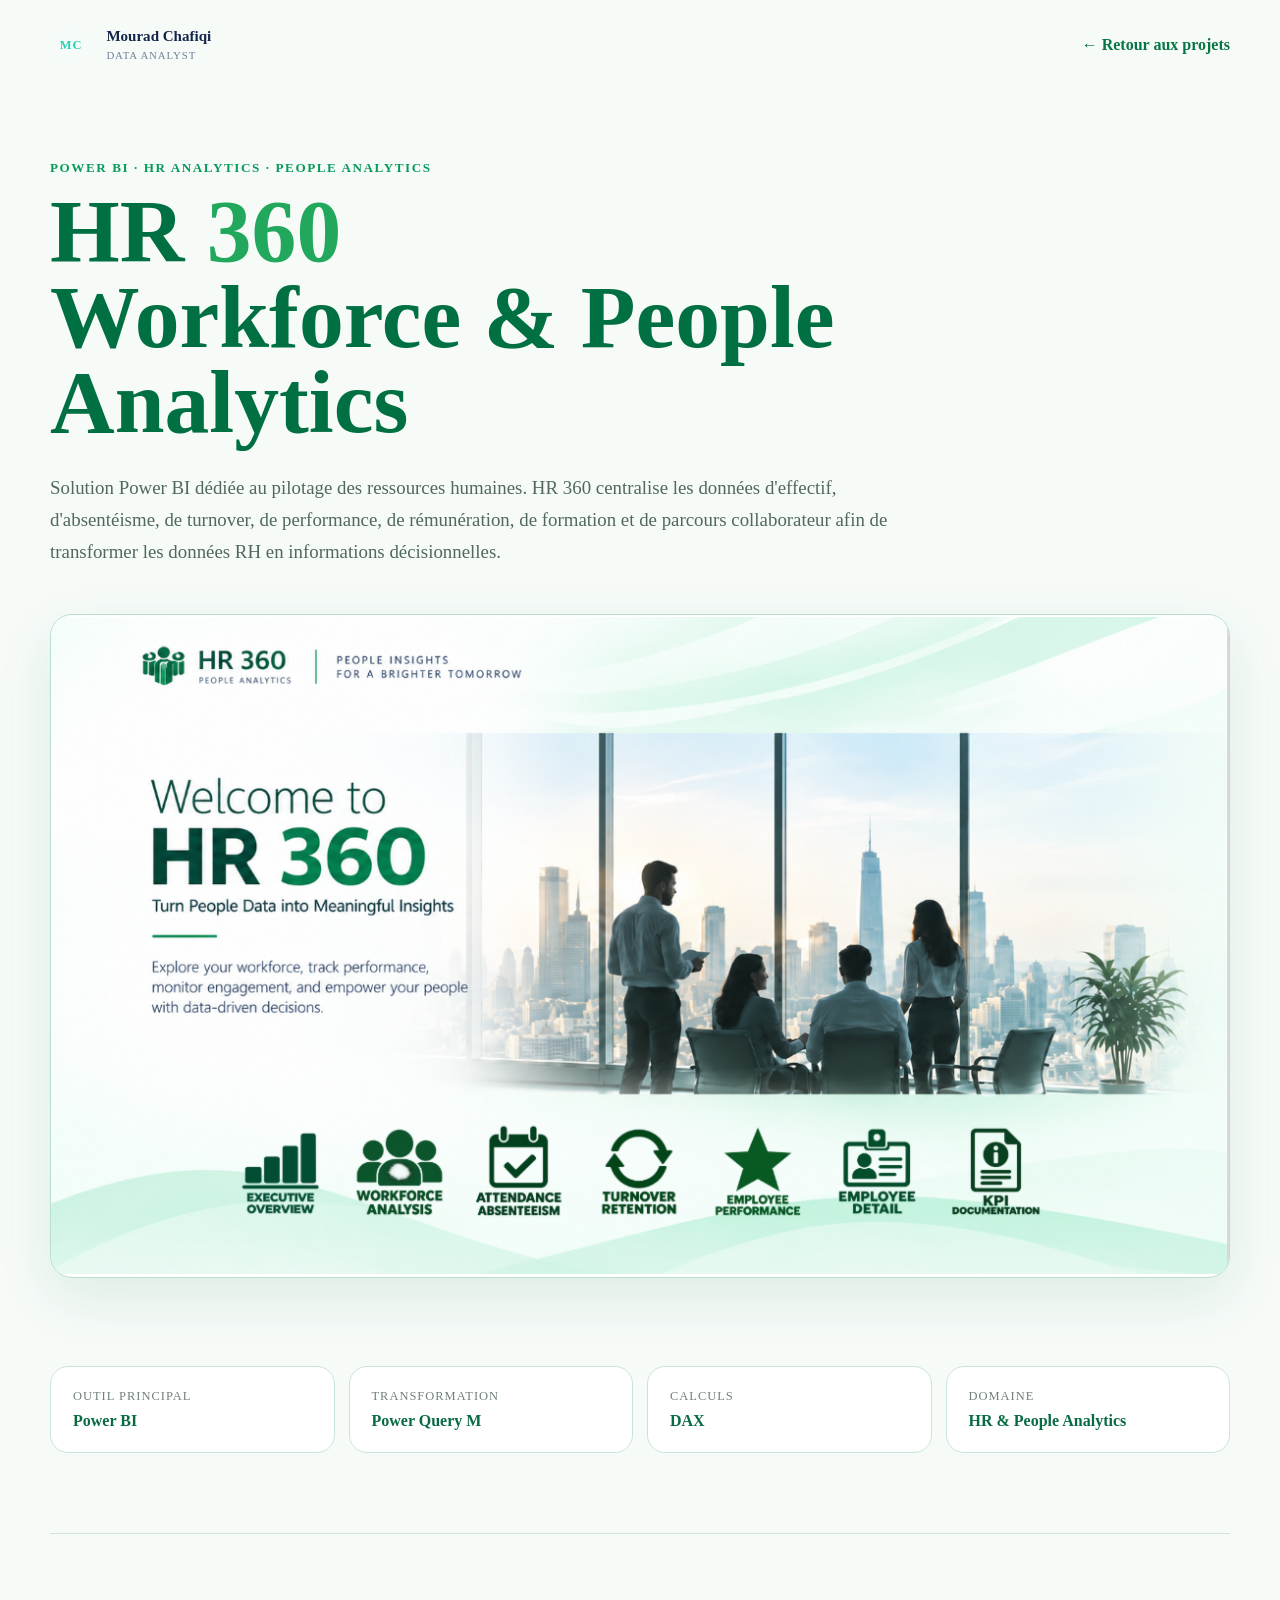
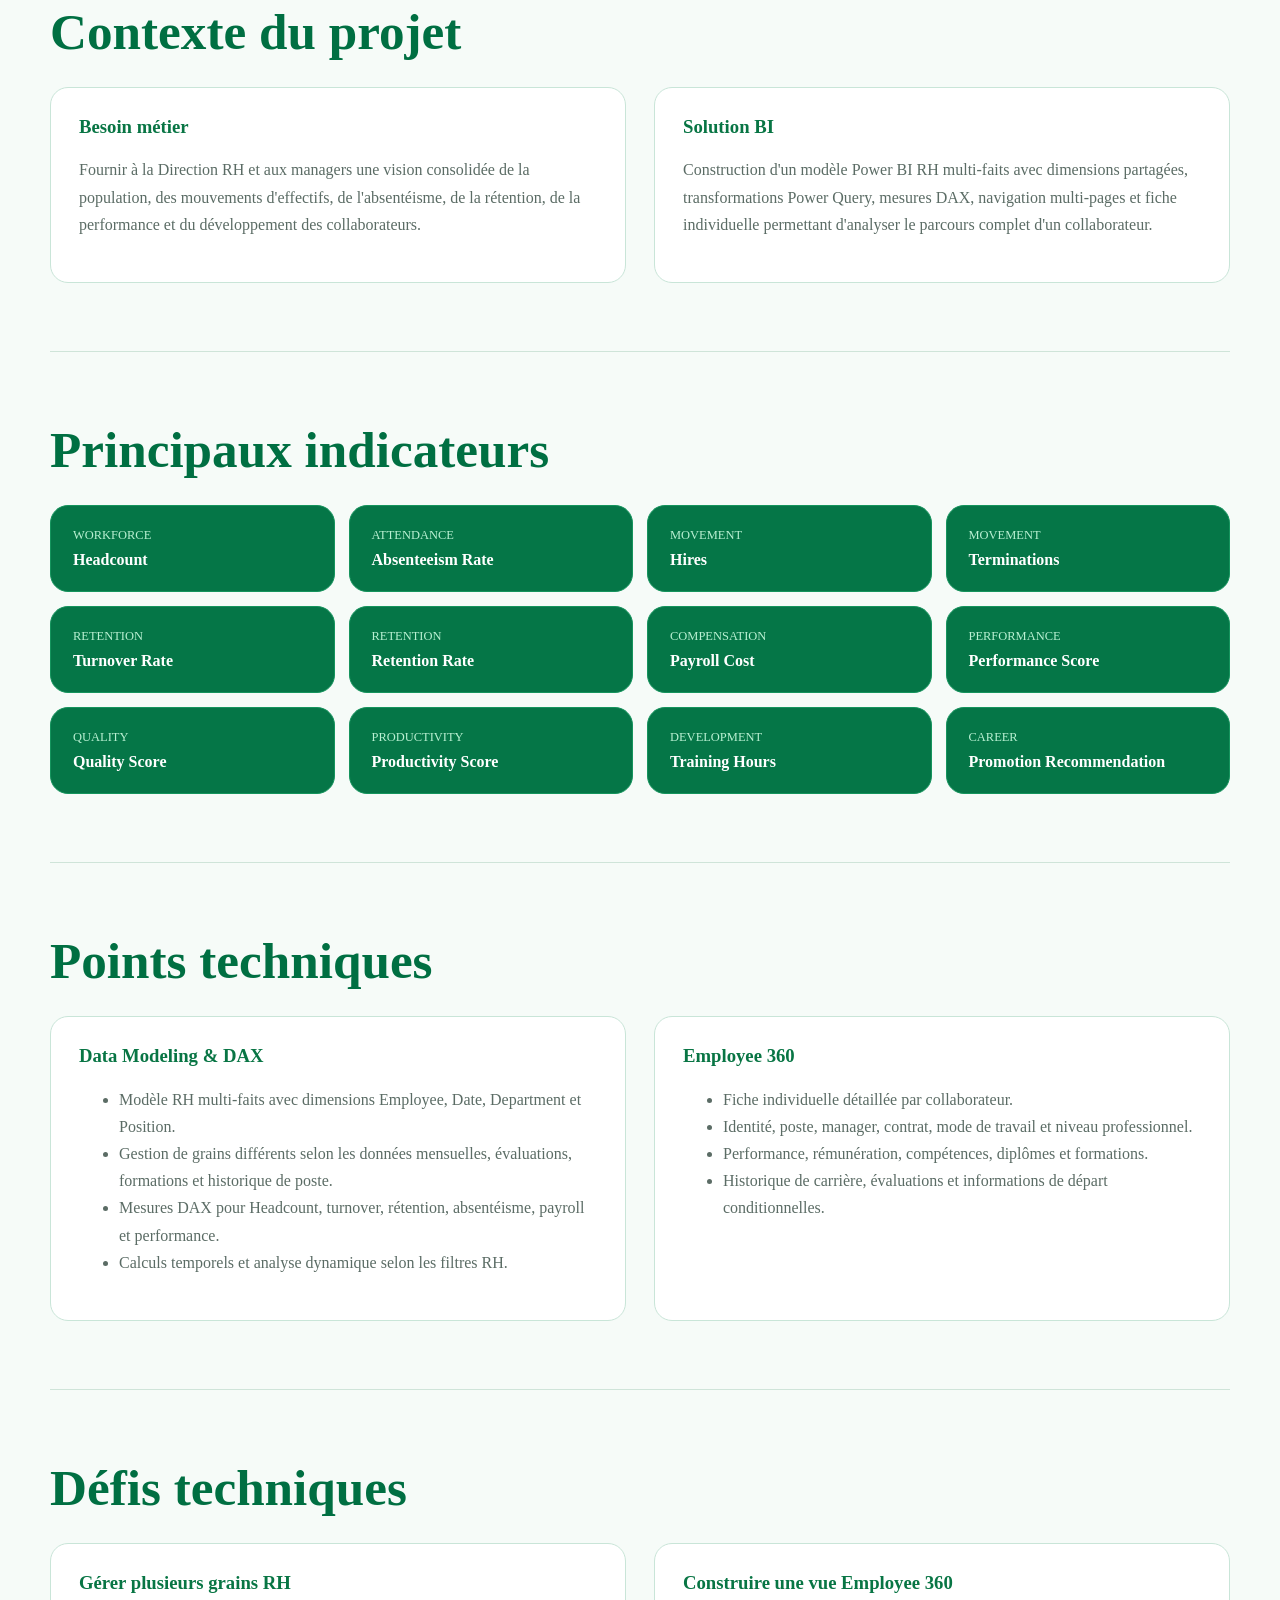
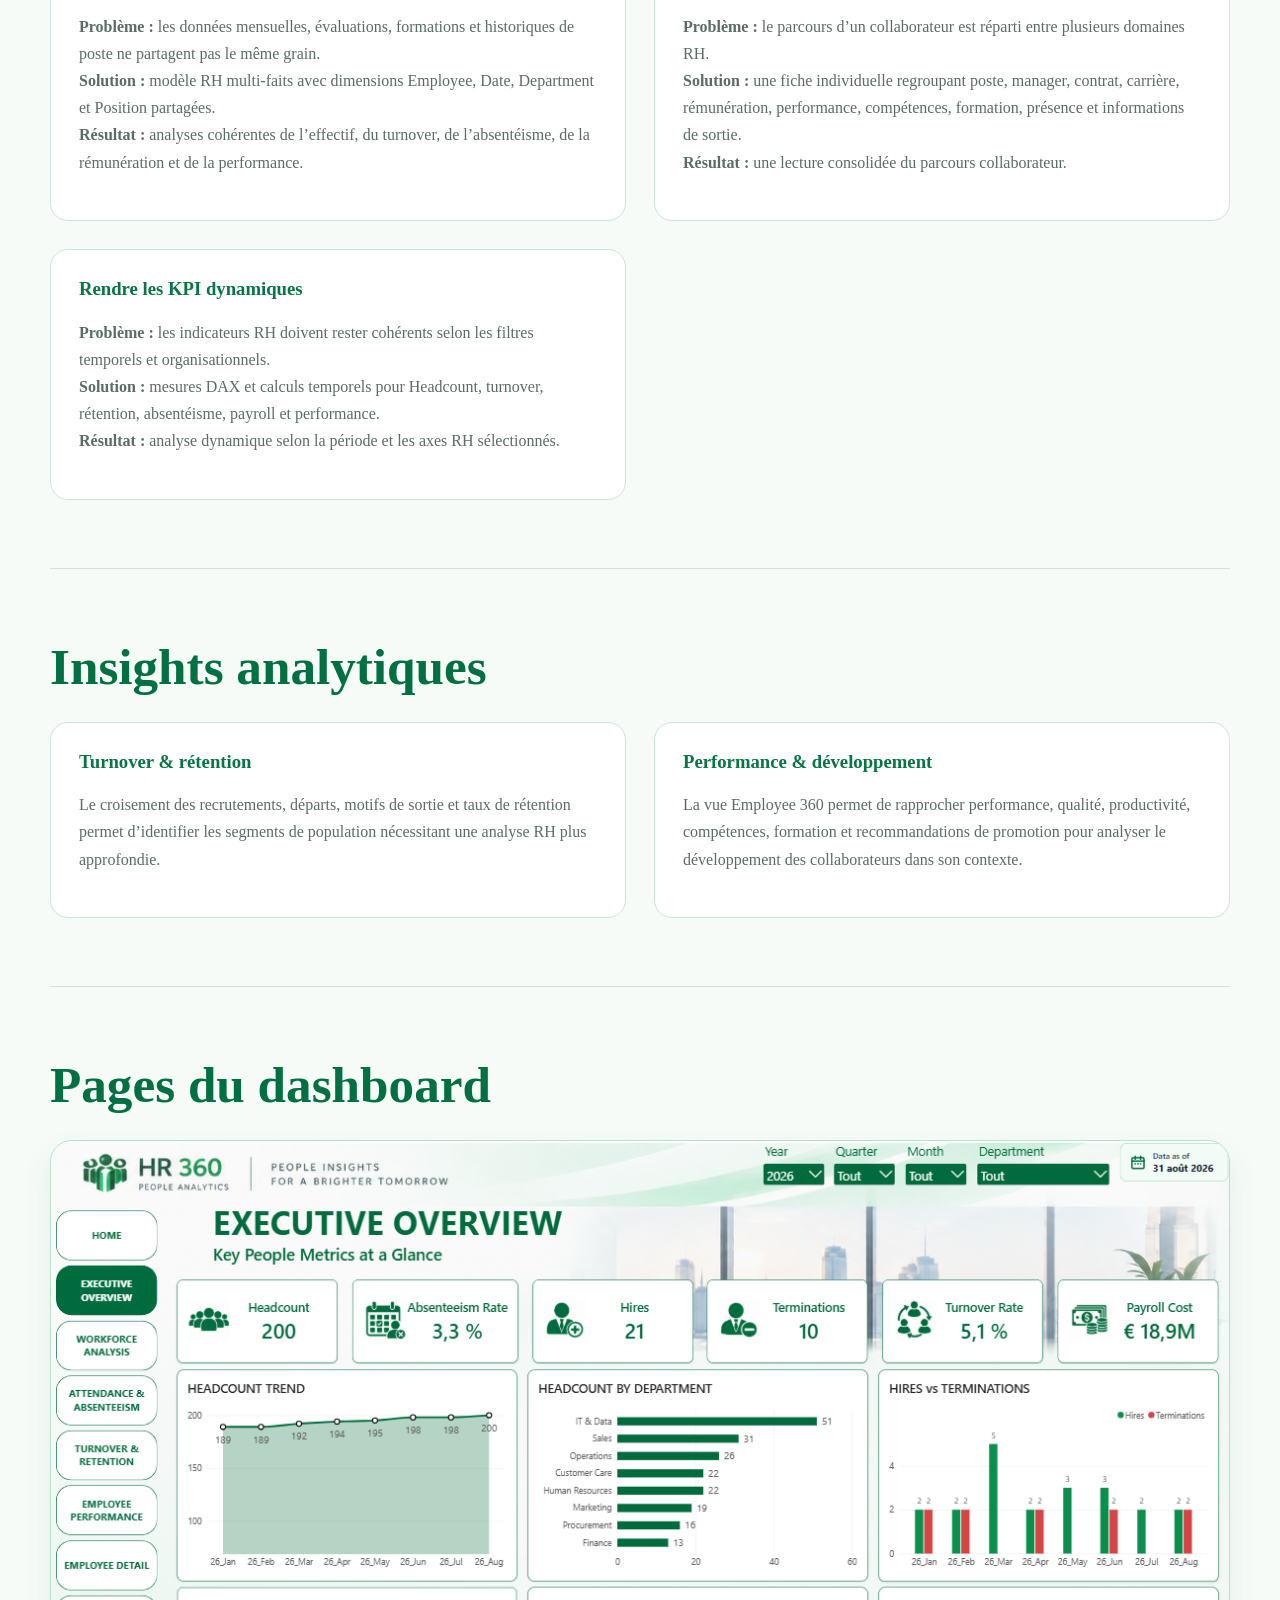
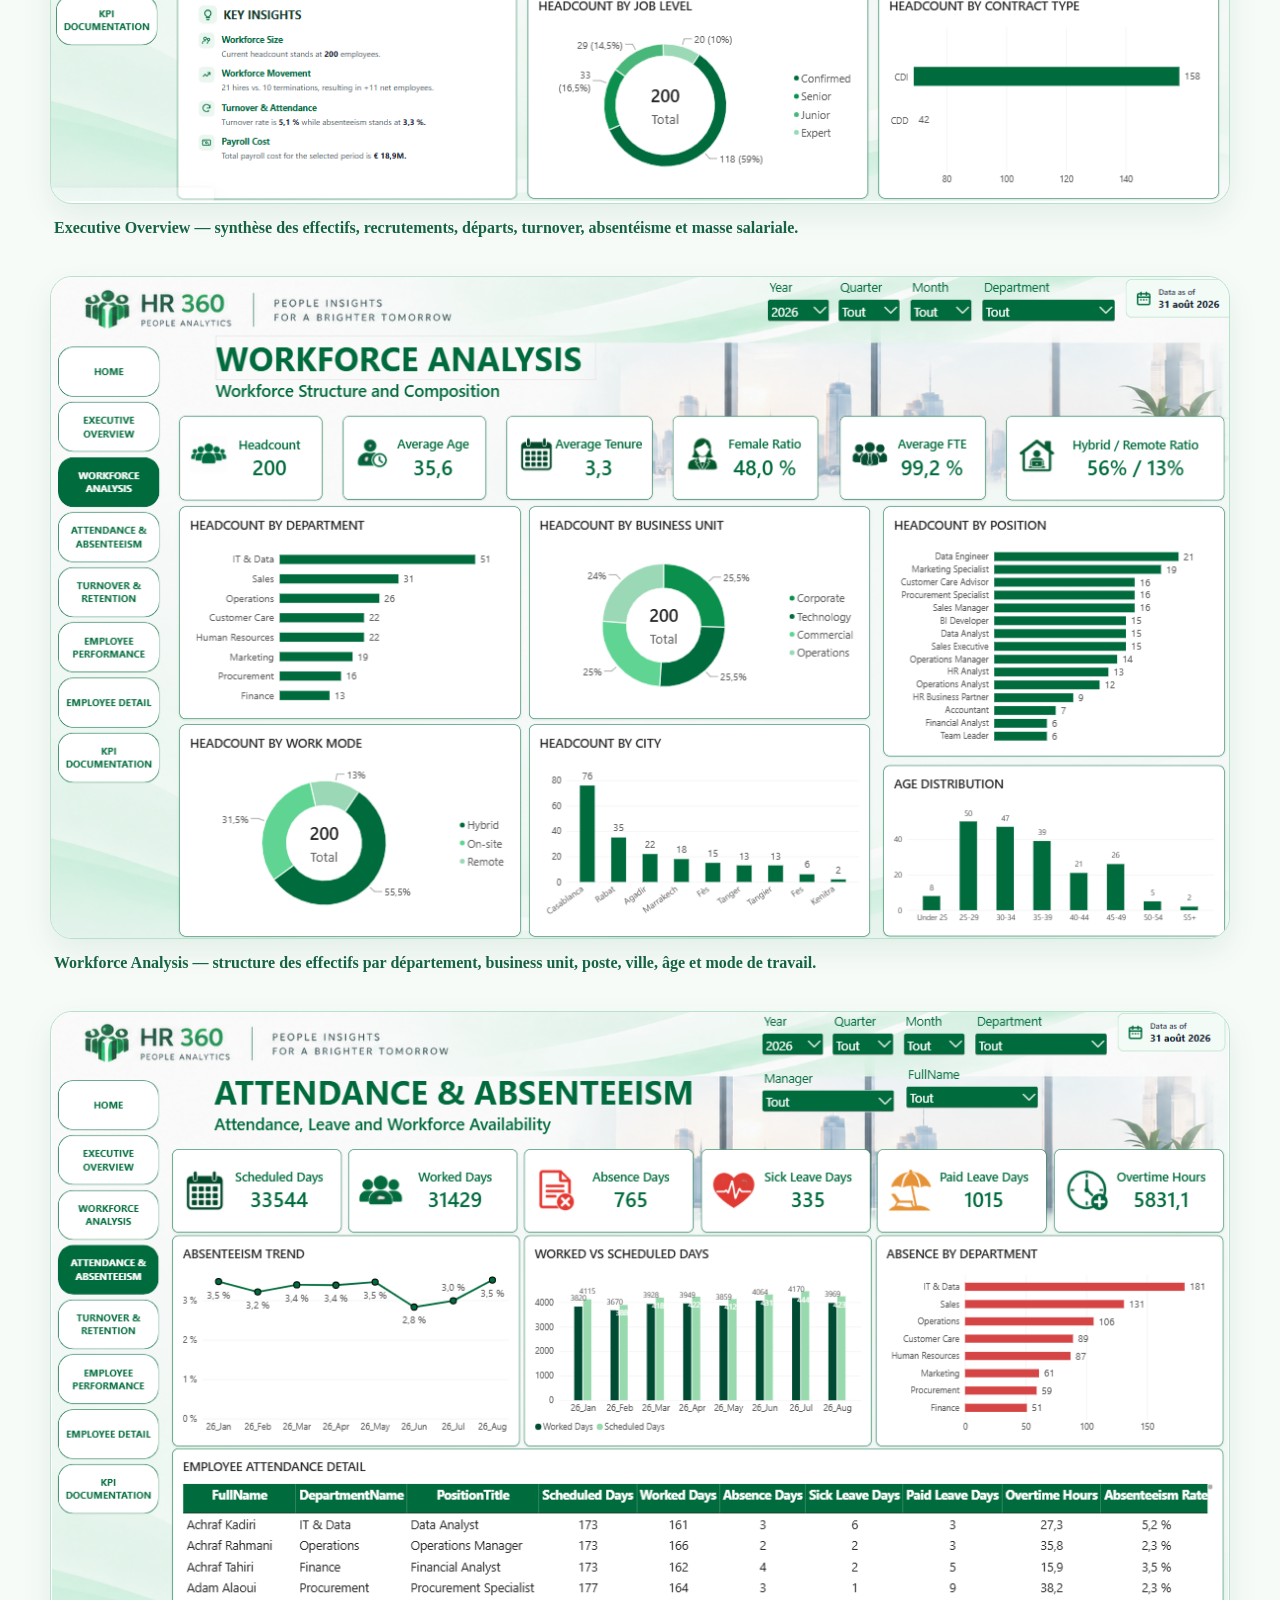
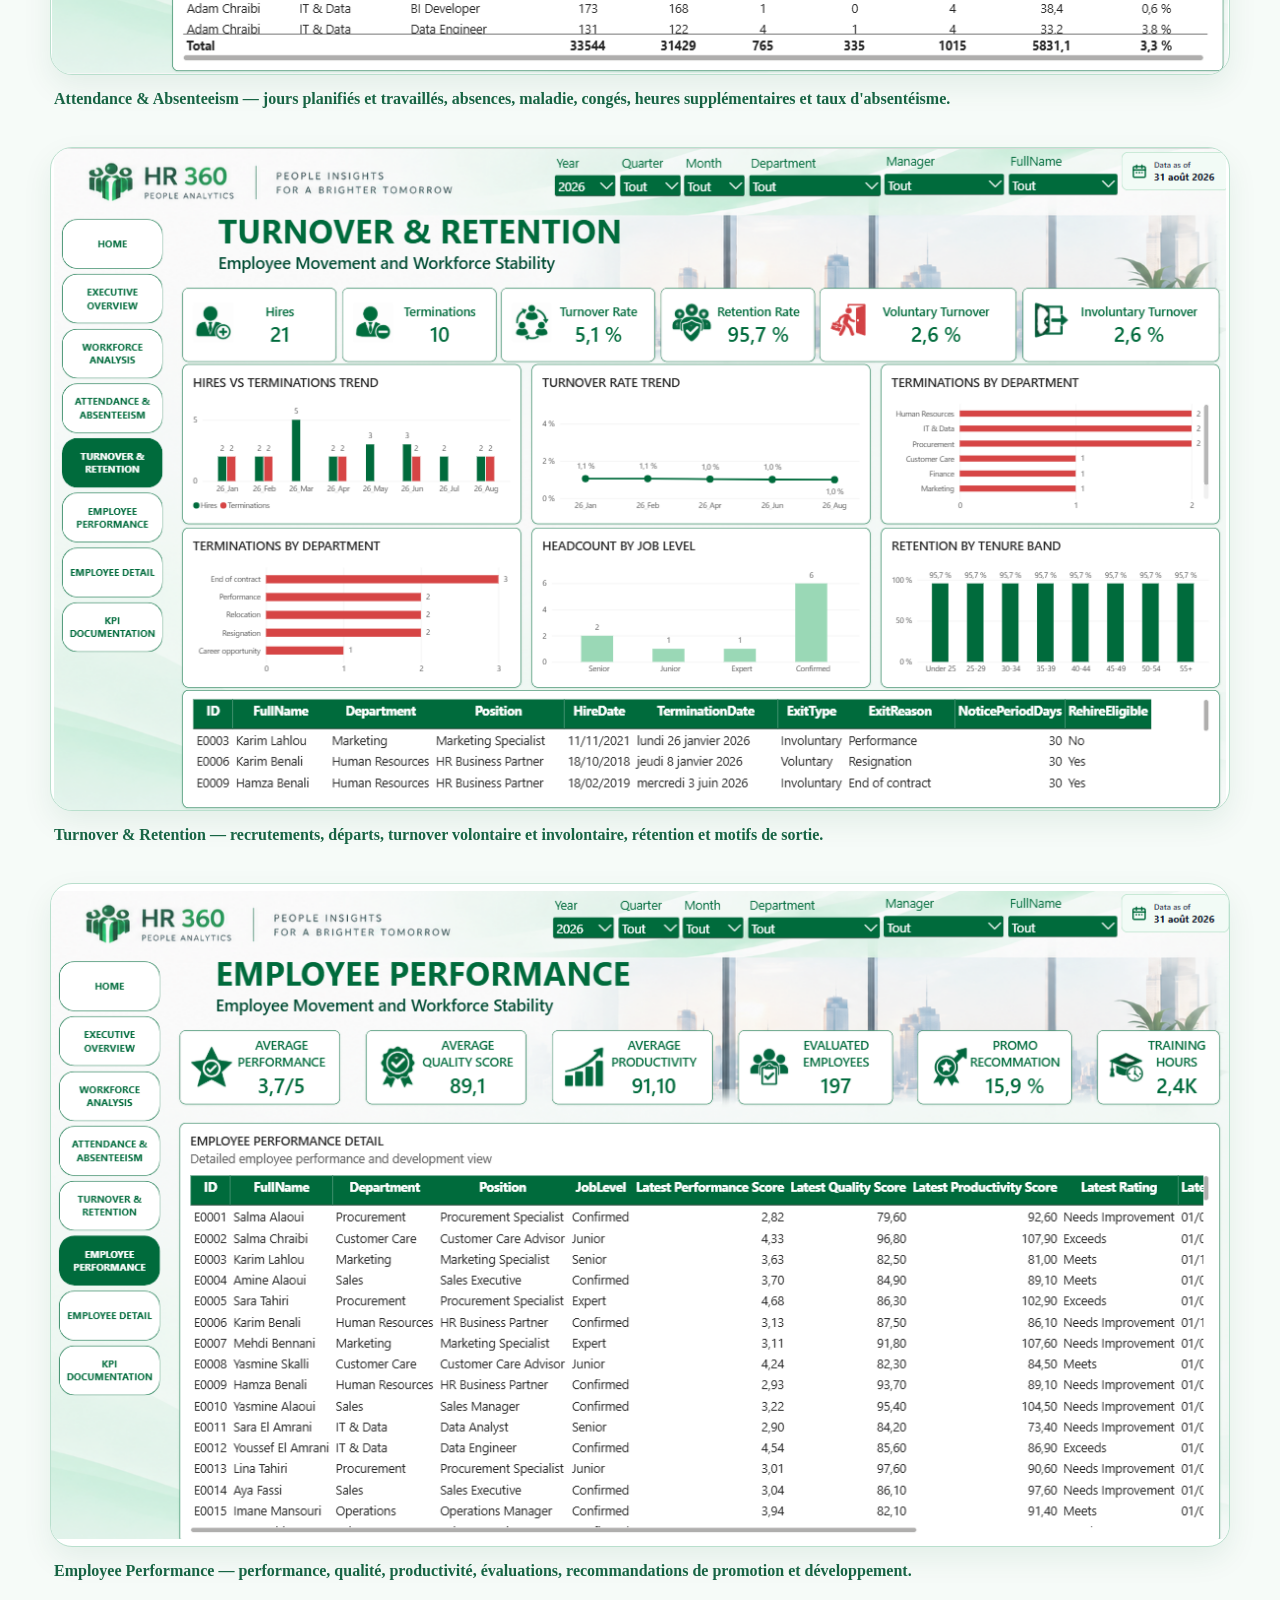
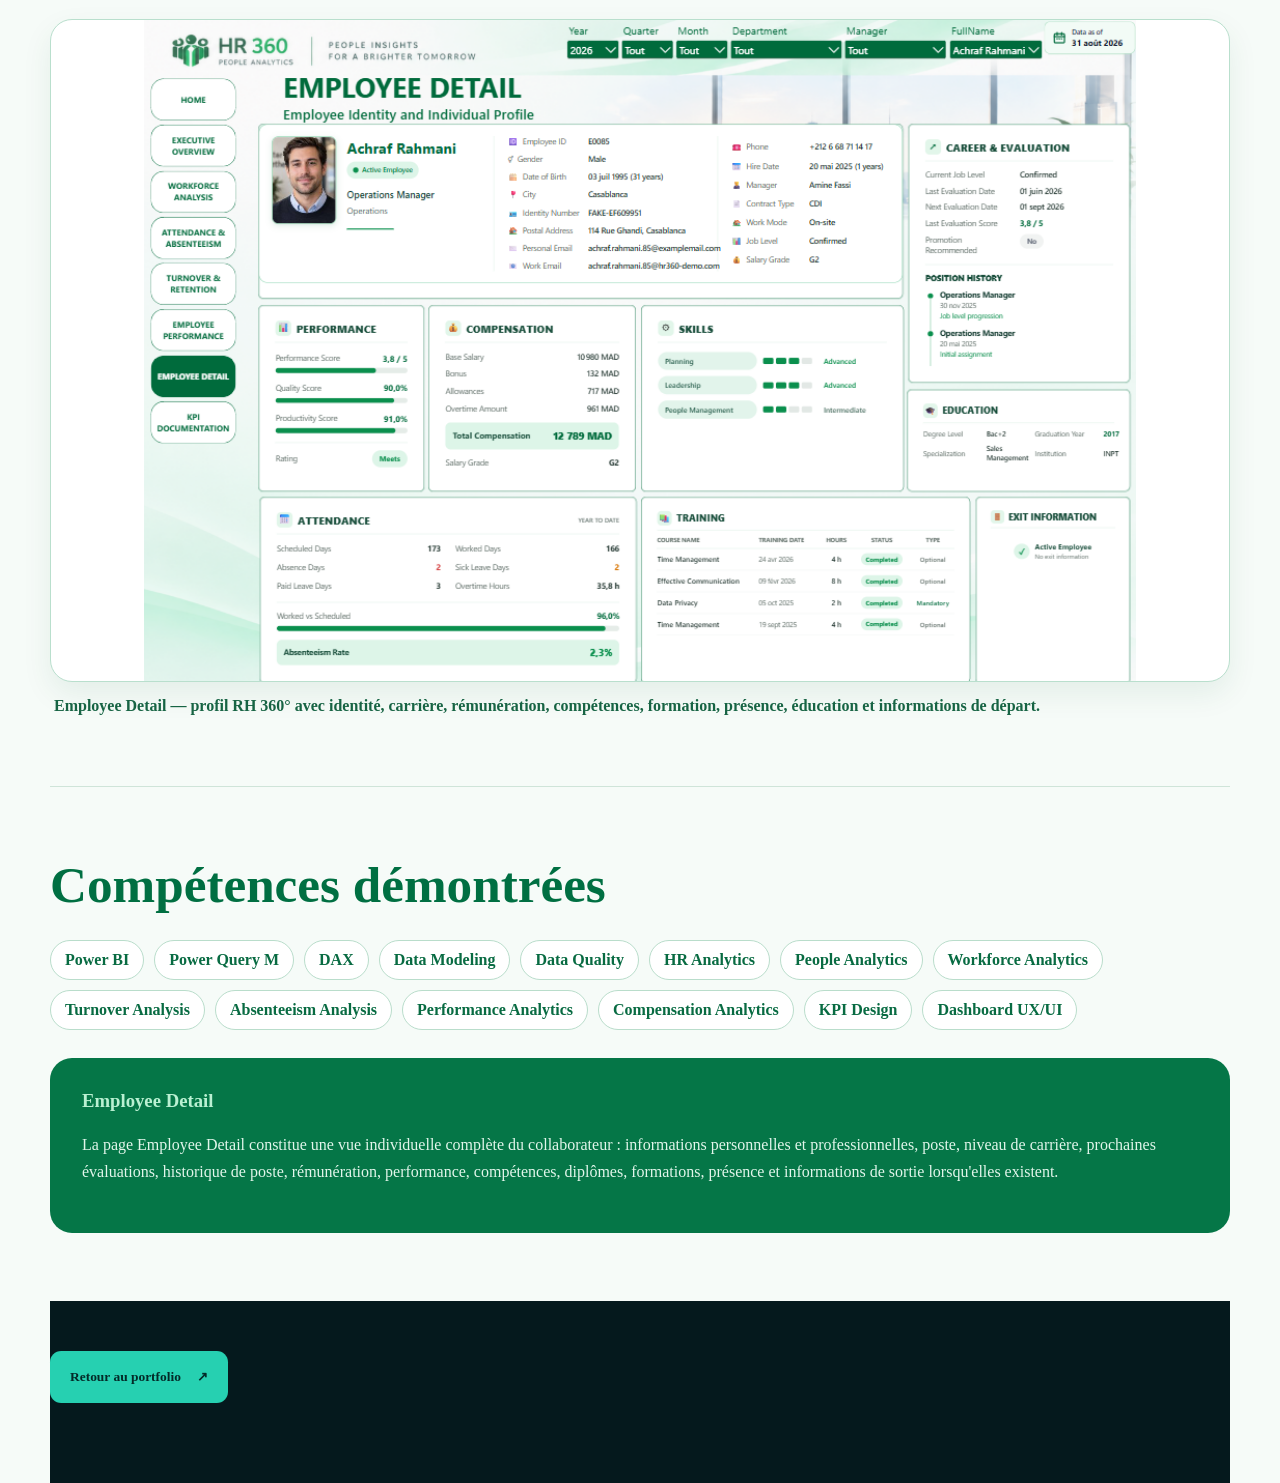
<file: project-hr-360.html>
<!doctype html>
<html lang="fr">
<head>
<meta charset="utf-8">
<meta name="viewport" content="width=device-width, initial-scale=1">
<meta name="description" content="HR 360 — Workforce & People Analytics, projet Power BI de Mourad Chafiqi.">
<title>HR 360 | Workforce & People Analytics | Mourad Chafiqi</title>
<link rel="icon" href="favicon.svg" type="image/svg+xml">
<link rel="stylesheet" href="styles.css">
<style>
.case-page{background:#f6fbf8;color:#16382d;min-height:100vh}.case-shell{width:min(1180px,calc(100% - 40px));margin:0 auto}.case-header{display:flex;justify-content:space-between;align-items:center;padding:24px 0}.case-header .brand{display:inline-flex;align-items:center;gap:14px;text-decoration:none}.case-header .brand-copy{display:flex;flex-direction:column;justify-content:center;line-height:1.1}.case-header .brand-copy strong{display:block;margin:0;color:#13254a}.case-header .brand-copy small{display:block;margin-top:5px;color:#71809b;text-transform:uppercase;letter-spacing:.08em}.case-back{text-decoration:none;color:#087544;font-weight:700}.case-hero{padding:70px 0 48px}.case-eyebrow{margin:0 0 12px;color:#0a9a5b;text-transform:uppercase;letter-spacing:.12em;font-size:.82rem;font-weight:800}.case-hero h1{font-size:clamp(2.8rem,7vw,5.8rem);line-height:.95;margin:0;max-width:1050px;color:#006f42}.case-hero h1 span{color:#22a85d}.case-lead{font-size:1.18rem;line-height:1.7;max-width:900px;color:#52685f;margin-top:28px}.case-cover,.case-gallery-image{width:100%;aspect-ratio:16/9;border-radius:22px;border:1px solid #b9dfcd;background:#fff;overflow:hidden;display:flex;align-items:center;justify-content:center}.case-cover{margin-top:46px;box-shadow:0 20px 55px rgba(0,111,66,.10)}.case-cover img,.case-gallery-image img{width:100%;height:100%;object-fit:contain;display:block}.case-meta{display:grid;grid-template-columns:repeat(4,1fr);gap:14px;margin:40px 0 80px}.case-meta article,.case-card{background:#fff;padding:22px;border:1px solid #c9e5d8;border-radius:18px}.case-meta span{display:block;color:#718079;font-size:.78rem;text-transform:uppercase;letter-spacing:.08em}.case-meta strong{display:block;margin-top:8px;color:#086b42}.case-section{padding:68px 0;border-top:1px solid #cfe4d9}.case-section h2{font-size:clamp(2rem,4vw,3.4rem);margin:0 0 26px;color:#006f42}.case-grid-two{display:grid;grid-template-columns:1fr 1fr;gap:28px}.case-card{padding:28px}.case-card h3{margin-top:0;color:#087544}.case-card p,.case-card li{color:#5b6c65;line-height:1.7}.case-kpis{display:grid;grid-template-columns:repeat(4,1fr);gap:14px}.case-kpis div{background:#057647;color:#fff;border-radius:18px;padding:22px;border:1px solid #15945d}.case-kpis span{display:block;color:#b9f0d2;font-size:.78rem;text-transform:uppercase}.case-kpis strong{display:block;margin-top:8px}.case-gallery{display:grid;gap:36px}.case-gallery figure{margin:0}.case-gallery-image{box-shadow:0 12px 30px rgba(0,92,55,.08)}.case-gallery figcaption{font-weight:700;margin:12px 4px 0;line-height:1.5;color:#176444}.case-tags{display:flex;flex-wrap:wrap;gap:10px}.case-tags span{background:#fff;border:1px solid #b9ddcb;border-radius:999px;padding:10px 14px;color:#086b42;font-weight:700}.case-highlight{background:#057647;color:#fff;border-radius:22px;padding:32px;margin-top:28px}.case-highlight h3{color:#baf0d2;margin-top:0}.case-highlight p{color:#e2f6eb;line-height:1.7}.case-footer{padding:50px 0 80px}@media(max-width:800px){.case-meta,.case-kpis,.case-grid-two{grid-template-columns:1fr}.case-hero{padding-top:40px}}
</style>
</head>
<body><main class="case-page"><div class="case-shell">
<header class="case-header"><a class="brand" href="index.html#top"><span class="brand-mark">MC</span><span class="brand-copy"><strong>Mourad Chafiqi</strong><small>Data Analyst</small></span></a><a class="case-back" href="index.html#projects">← Retour aux projets</a></header>

<section class="case-hero">
<p class="case-eyebrow">Power BI · HR Analytics · People Analytics</p>
<h1>HR <span>360</span><br>Workforce &amp; People Analytics</h1>
<p class="case-lead">Solution Power BI dédiée au pilotage des ressources humaines. HR 360 centralise les données d'effectif, d'absentéisme, de turnover, de performance, de rémunération, de formation et de parcours collaborateur afin de transformer les données RH en informations décisionnelles.</p>
<div class="case-cover"><img src="images/hr-360/HOME.png" alt="HR 360 Home"></div>
</section>

<section class="case-meta">
<article><span>Outil principal</span><strong>Power BI</strong></article>
<article><span>Transformation</span><strong>Power Query M</strong></article>
<article><span>Calculs</span><strong>DAX</strong></article>
<article><span>Domaine</span><strong>HR &amp; People Analytics</strong></article>
</section>

<section class="case-section"><h2>Contexte du projet</h2><div class="case-grid-two">
<article class="case-card"><h3>Besoin métier</h3><p>Fournir à la Direction RH et aux managers une vision consolidée de la population, des mouvements d'effectifs, de l'absentéisme, de la rétention, de la performance et du développement des collaborateurs.</p></article>
<article class="case-card"><h3>Solution BI</h3><p>Construction d'un modèle Power BI RH multi-faits avec dimensions partagées, transformations Power Query, mesures DAX, navigation multi-pages et fiche individuelle permettant d'analyser le parcours complet d'un collaborateur.</p></article>
</div></section>

<section class="case-section"><h2>Principaux indicateurs</h2><div class="case-kpis">
<div><span>Workforce</span><strong>Headcount</strong></div><div><span>Attendance</span><strong>Absenteeism Rate</strong></div><div><span>Movement</span><strong>Hires</strong></div><div><span>Movement</span><strong>Terminations</strong></div>
<div><span>Retention</span><strong>Turnover Rate</strong></div><div><span>Retention</span><strong>Retention Rate</strong></div><div><span>Compensation</span><strong>Payroll Cost</strong></div><div><span>Performance</span><strong>Performance Score</strong></div>
<div><span>Quality</span><strong>Quality Score</strong></div><div><span>Productivity</span><strong>Productivity Score</strong></div><div><span>Development</span><strong>Training Hours</strong></div><div><span>Career</span><strong>Promotion Recommendation</strong></div>
</div></section>

<section class="case-section"><h2>Points techniques</h2><div class="case-grid-two">
<article class="case-card"><h3>Data Modeling &amp; DAX</h3><ul><li>Modèle RH multi-faits avec dimensions Employee, Date, Department et Position.</li><li>Gestion de grains différents selon les données mensuelles, évaluations, formations et historique de poste.</li><li>Mesures DAX pour Headcount, turnover, rétention, absentéisme, payroll et performance.</li><li>Calculs temporels et analyse dynamique selon les filtres RH.</li></ul></article>
<article class="case-card"><h3>Employee 360</h3><ul><li>Fiche individuelle détaillée par collaborateur.</li><li>Identité, poste, manager, contrat, mode de travail et niveau professionnel.</li><li>Performance, rémunération, compétences, diplômes et formations.</li><li>Historique de carrière, évaluations et informations de départ conditionnelles.</li></ul></article>
</div></section>


<section class="case-section"><h2>Défis techniques</h2><div class="case-grid-two">
<article class="case-card"><h3>Gérer plusieurs grains RH</h3><p><strong>Problème :</strong> les données mensuelles, évaluations, formations et historiques de poste ne partagent pas le même grain.<br><strong>Solution :</strong> modèle RH multi-faits avec dimensions Employee, Date, Department et Position partagées.<br><strong>Résultat :</strong> analyses cohérentes de l’effectif, du turnover, de l’absentéisme, de la rémunération et de la performance.</p></article>
<article class="case-card"><h3>Construire une vue Employee 360</h3><p><strong>Problème :</strong> le parcours d’un collaborateur est réparti entre plusieurs domaines RH.<br><strong>Solution :</strong> une fiche individuelle regroupant poste, manager, contrat, carrière, rémunération, performance, compétences, formation, présence et informations de sortie.<br><strong>Résultat :</strong> une lecture consolidée du parcours collaborateur.</p></article>
<article class="case-card"><h3>Rendre les KPI dynamiques</h3><p><strong>Problème :</strong> les indicateurs RH doivent rester cohérents selon les filtres temporels et organisationnels.<br><strong>Solution :</strong> mesures DAX et calculs temporels pour Headcount, turnover, rétention, absentéisme, payroll et performance.<br><strong>Résultat :</strong> analyse dynamique selon la période et les axes RH sélectionnés.</p></article>
</div></section>
<section class="case-section"><h2>Insights analytiques</h2><div class="case-grid-two">
<article class="case-card"><h3>Turnover &amp; rétention</h3><p>Le croisement des recrutements, départs, motifs de sortie et taux de rétention permet d’identifier les segments de population nécessitant une analyse RH plus approfondie.</p></article>
<article class="case-card"><h3>Performance &amp; développement</h3><p>La vue Employee 360 permet de rapprocher performance, qualité, productivité, compétences, formation et recommandations de promotion pour analyser le développement des collaborateurs dans son contexte.</p></article>
</div></section>

<section class="case-section"><h2>Pages du dashboard</h2><div class="case-gallery">
<figure><div class="case-gallery-image"><img src="images/hr-360/EXECUTIVE OVERVIEW.png" alt="Executive Overview"></div><figcaption>Executive Overview — synthèse des effectifs, recrutements, départs, turnover, absentéisme et masse salariale.</figcaption></figure>
<figure><div class="case-gallery-image"><img src="images/hr-360/WORKFORCE ANALYSIS.png" alt="Workforce Analysis"></div><figcaption>Workforce Analysis — structure des effectifs par département, business unit, poste, ville, âge et mode de travail.</figcaption></figure>
<figure><div class="case-gallery-image"><img src="images/hr-360/ATTENDANCE &amp; ABSENTEEISM.png" alt="Attendance and Absenteeism"></div><figcaption>Attendance &amp; Absenteeism — jours planifiés et travaillés, absences, maladie, congés, heures supplémentaires et taux d'absentéisme.</figcaption></figure>
<figure><div class="case-gallery-image"><img src="images/hr-360/TURNOVER &amp; RETENTION.png" alt="Turnover and Retention"></div><figcaption>Turnover &amp; Retention — recrutements, départs, turnover volontaire et involontaire, rétention et motifs de sortie.</figcaption></figure>
<figure><div class="case-gallery-image"><img src="images/hr-360/EMPLOYEE PERFORMANCE.png" alt="Employee Performance"></div><figcaption>Employee Performance — performance, qualité, productivité, évaluations, recommandations de promotion et développement.</figcaption></figure>
<figure><div class="case-gallery-image"><img src="images/hr-360/EMPLOYEE DETAIL.png" alt="Employee Detail"></div><figcaption>Employee Detail — profil RH 360° avec identité, carrière, rémunération, compétences, formation, présence, éducation et informations de départ.</figcaption></figure>
</div></section>

<section class="case-section"><h2>Compétences démontrées</h2><div class="case-tags">
<span>Power BI</span><span>Power Query M</span><span>DAX</span><span>Data Modeling</span><span>Data Quality</span><span>HR Analytics</span><span>People Analytics</span><span>Workforce Analytics</span><span>Turnover Analysis</span><span>Absenteeism Analysis</span><span>Performance Analytics</span><span>Compensation Analytics</span><span>KPI Design</span><span>Dashboard UX/UI</span>
</div>
<div class="case-highlight"><h3>Employee Detail</h3><p>La page Employee Detail constitue une vue individuelle complète du collaborateur : informations personnelles et professionnelles, poste, niveau de carrière, prochaines évaluations, historique de poste, rémunération, performance, compétences, diplômes, formations, présence et informations de sortie lorsqu'elles existent.</p></div>
</section>

<footer class="case-footer"><a class="button button-primary" href="index.html#projects">Retour au portfolio <span aria-hidden="true">↗</span></a></footer>
</div></main></body></html>
</file>
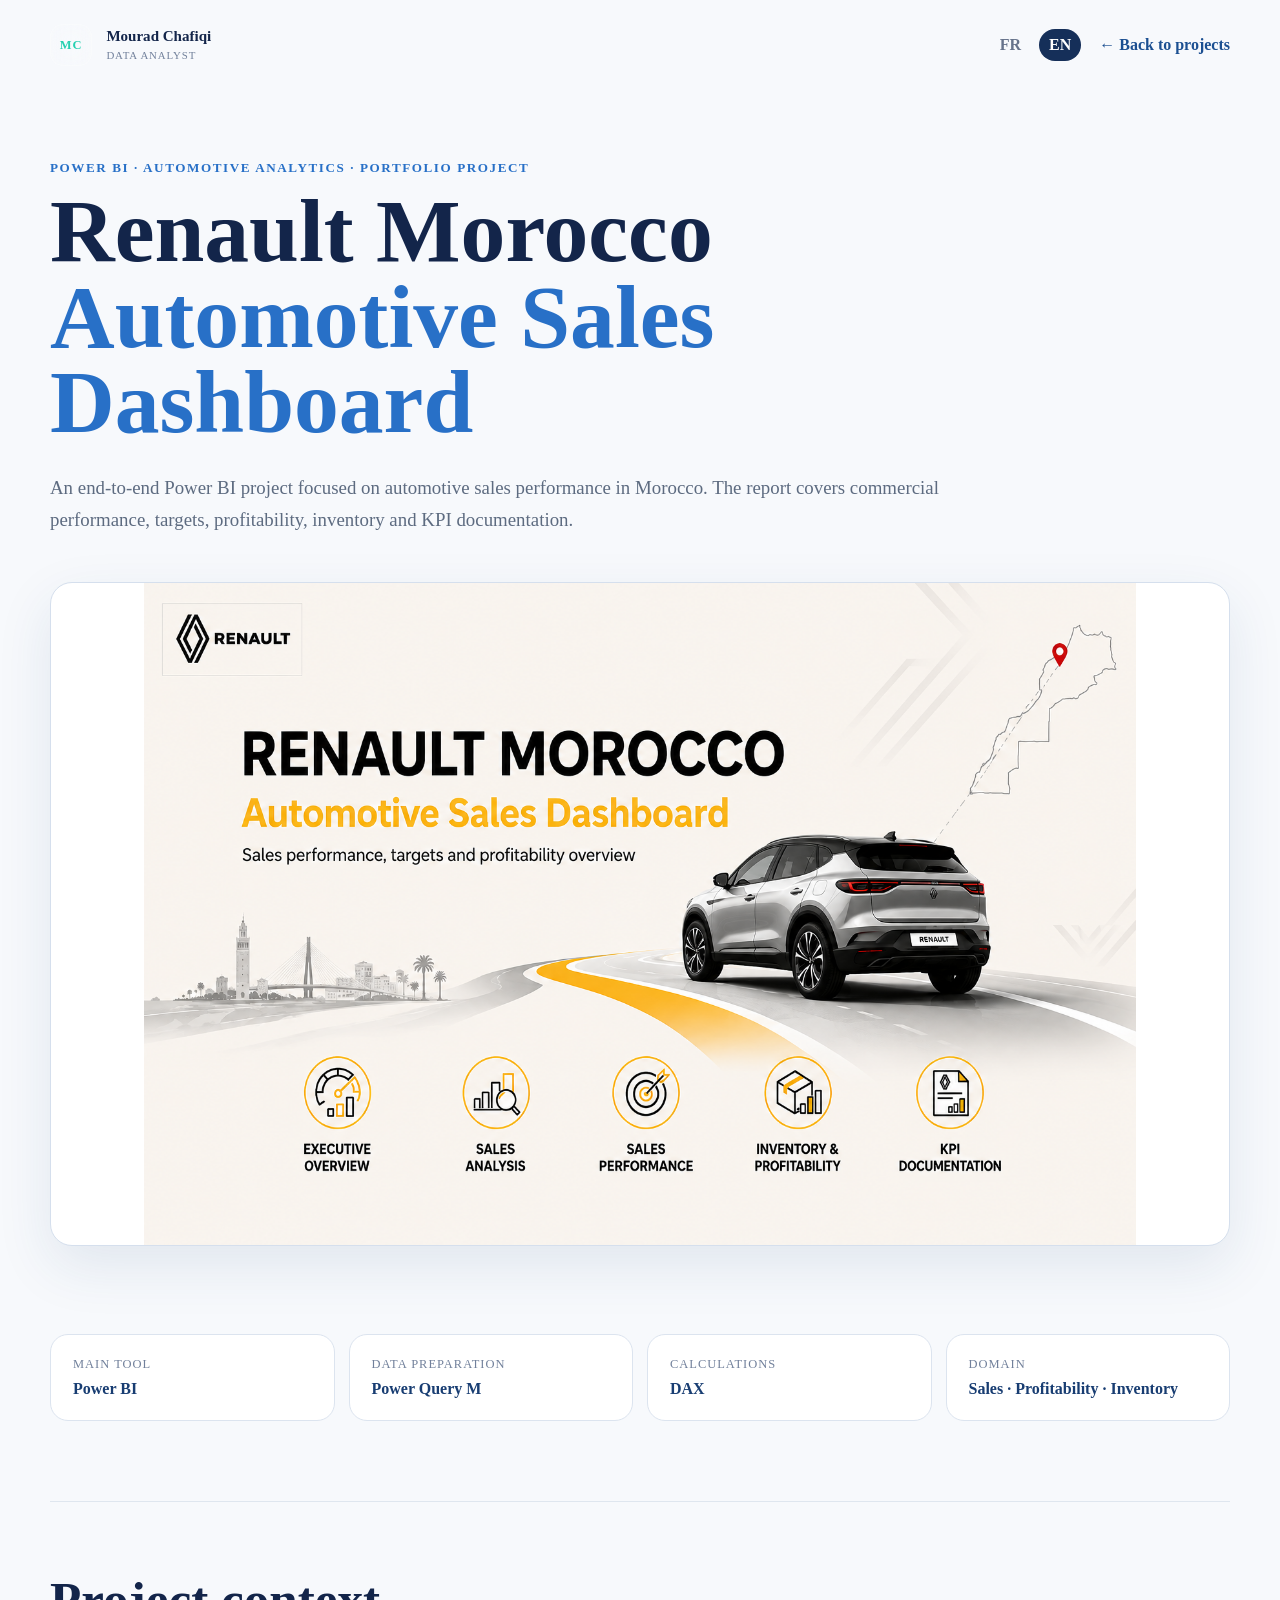
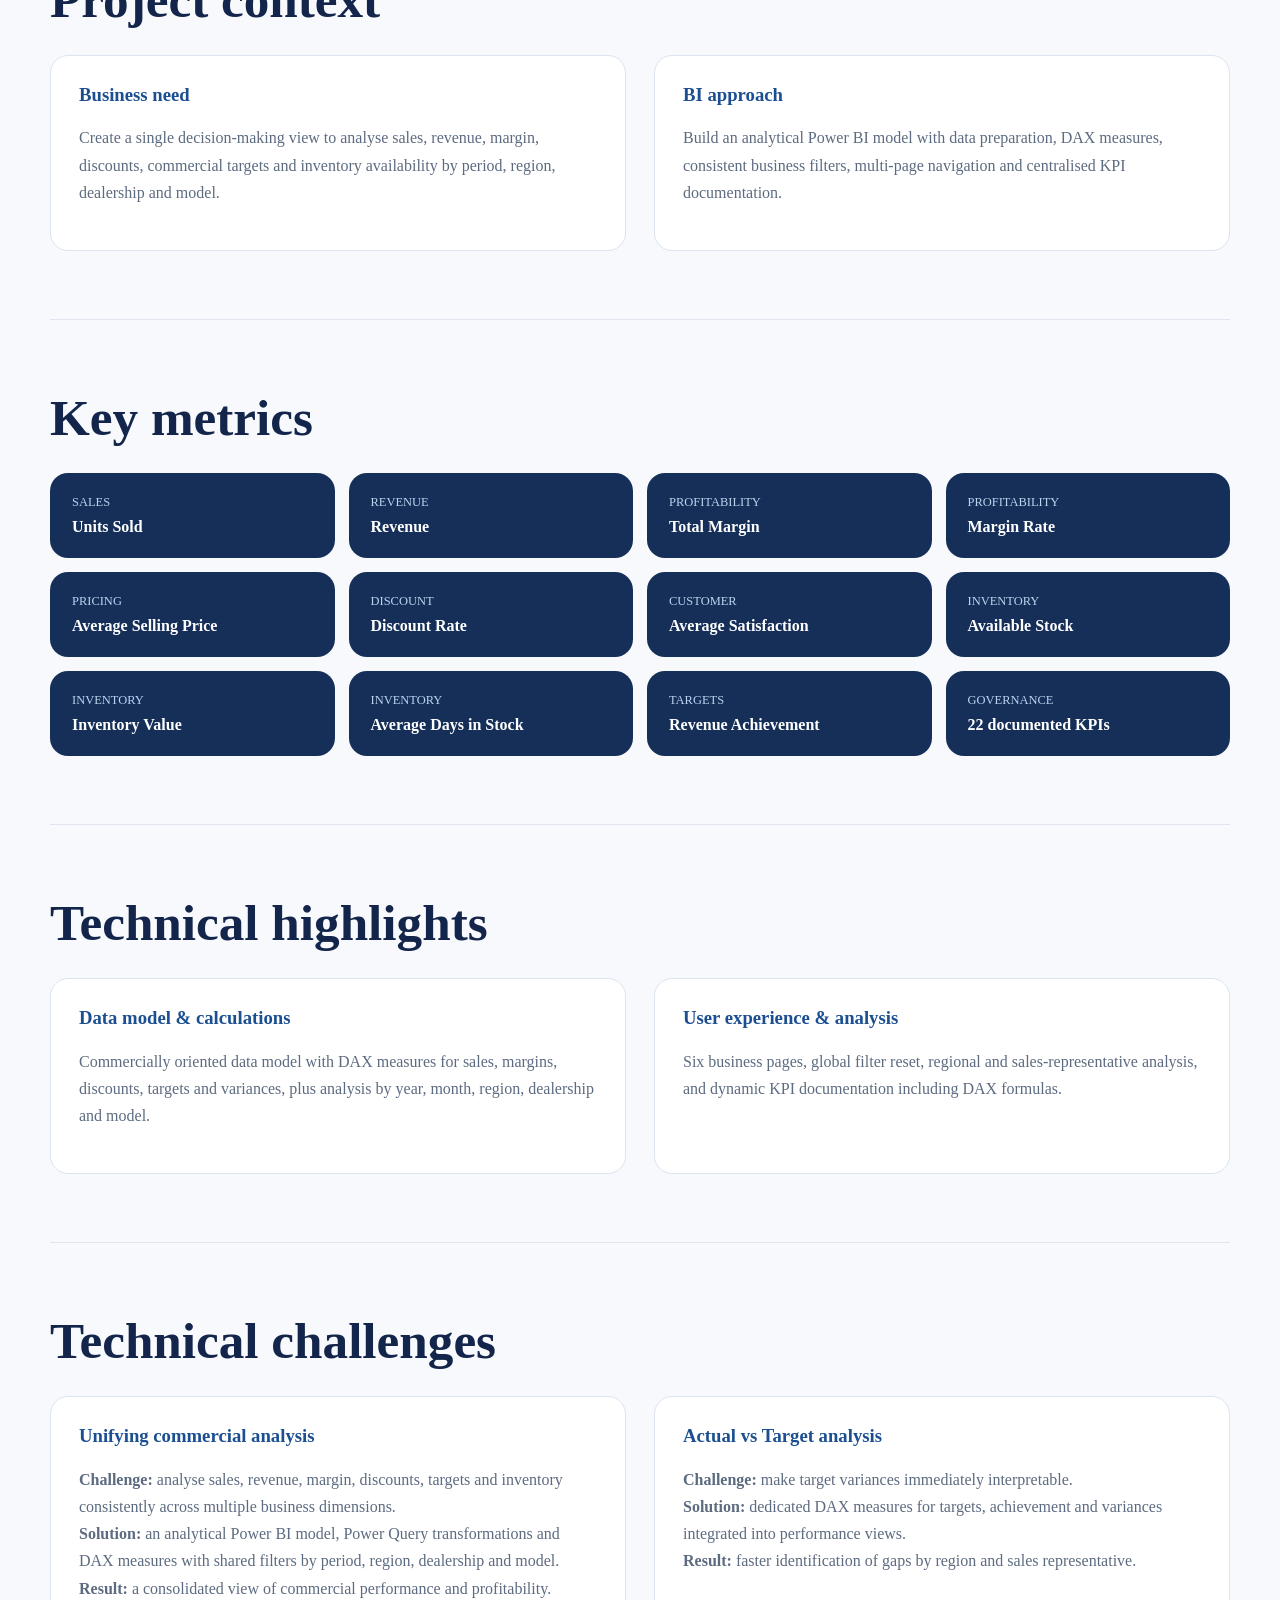
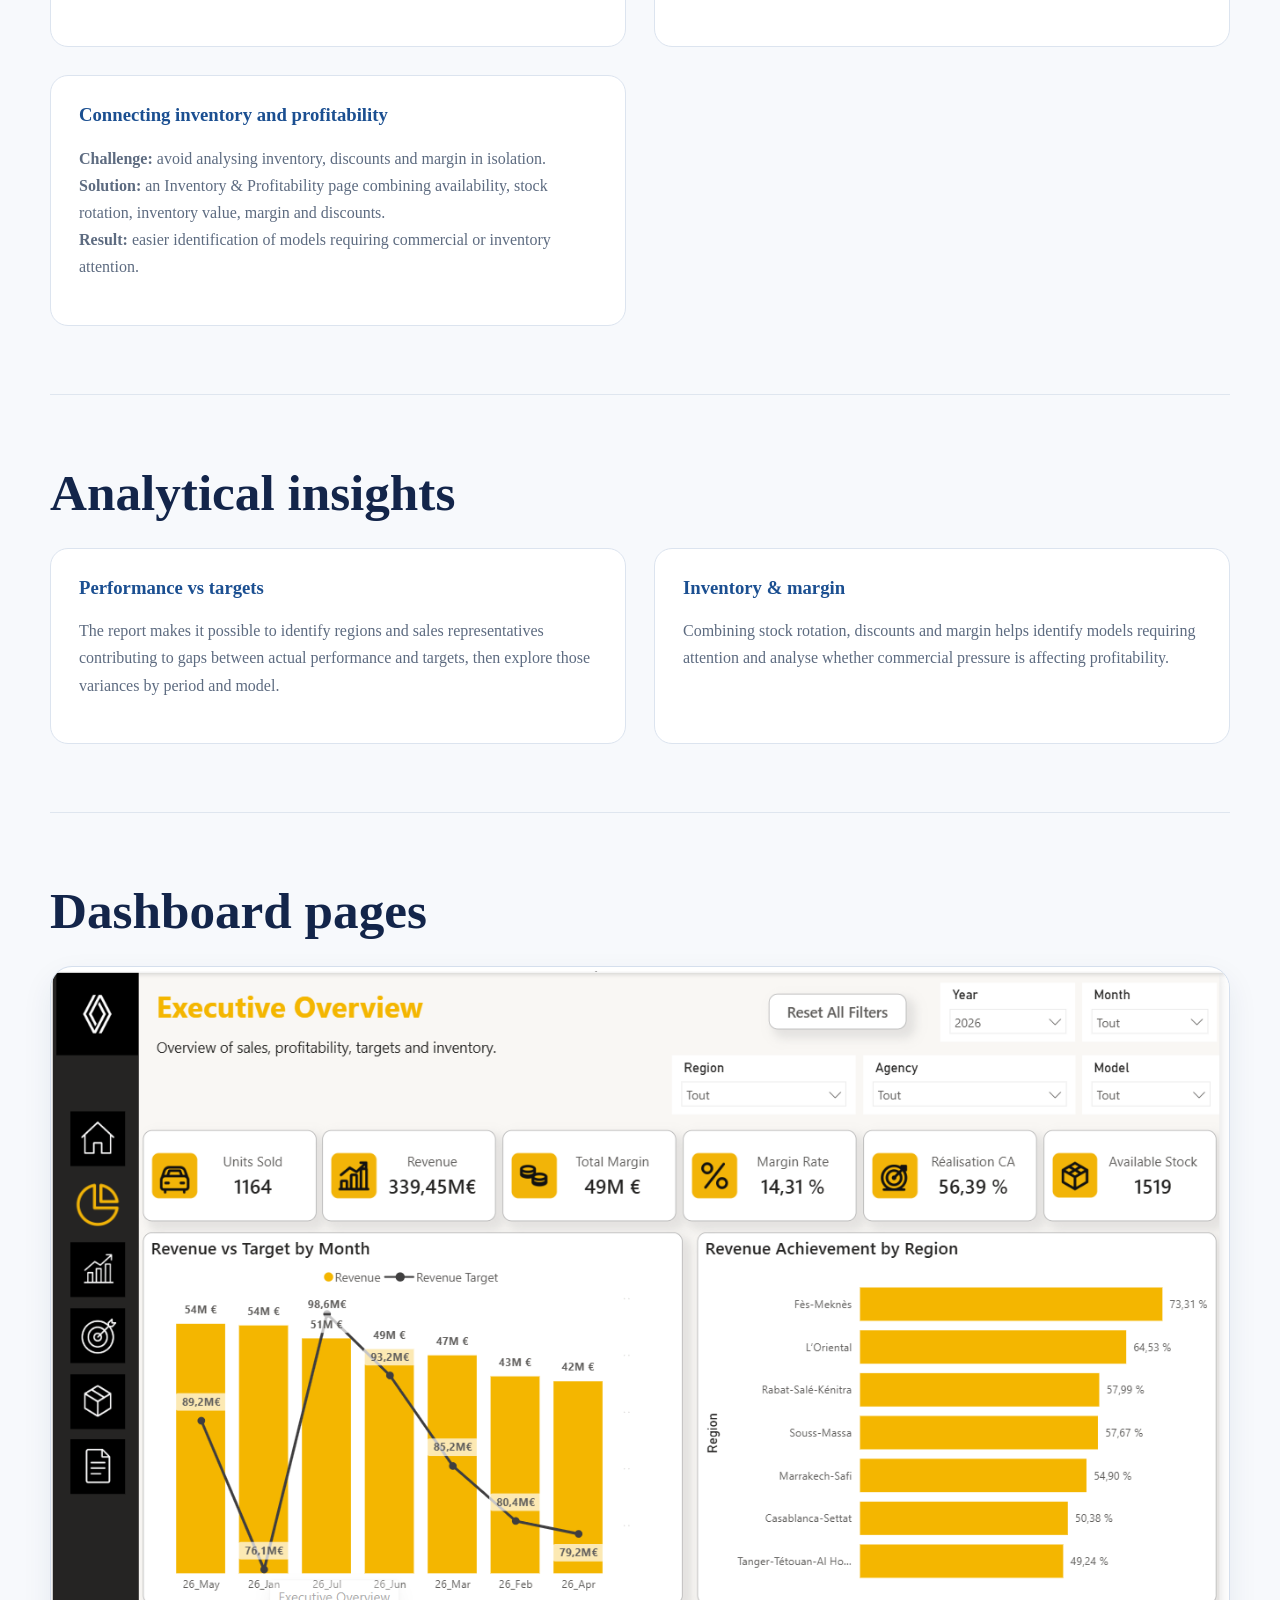
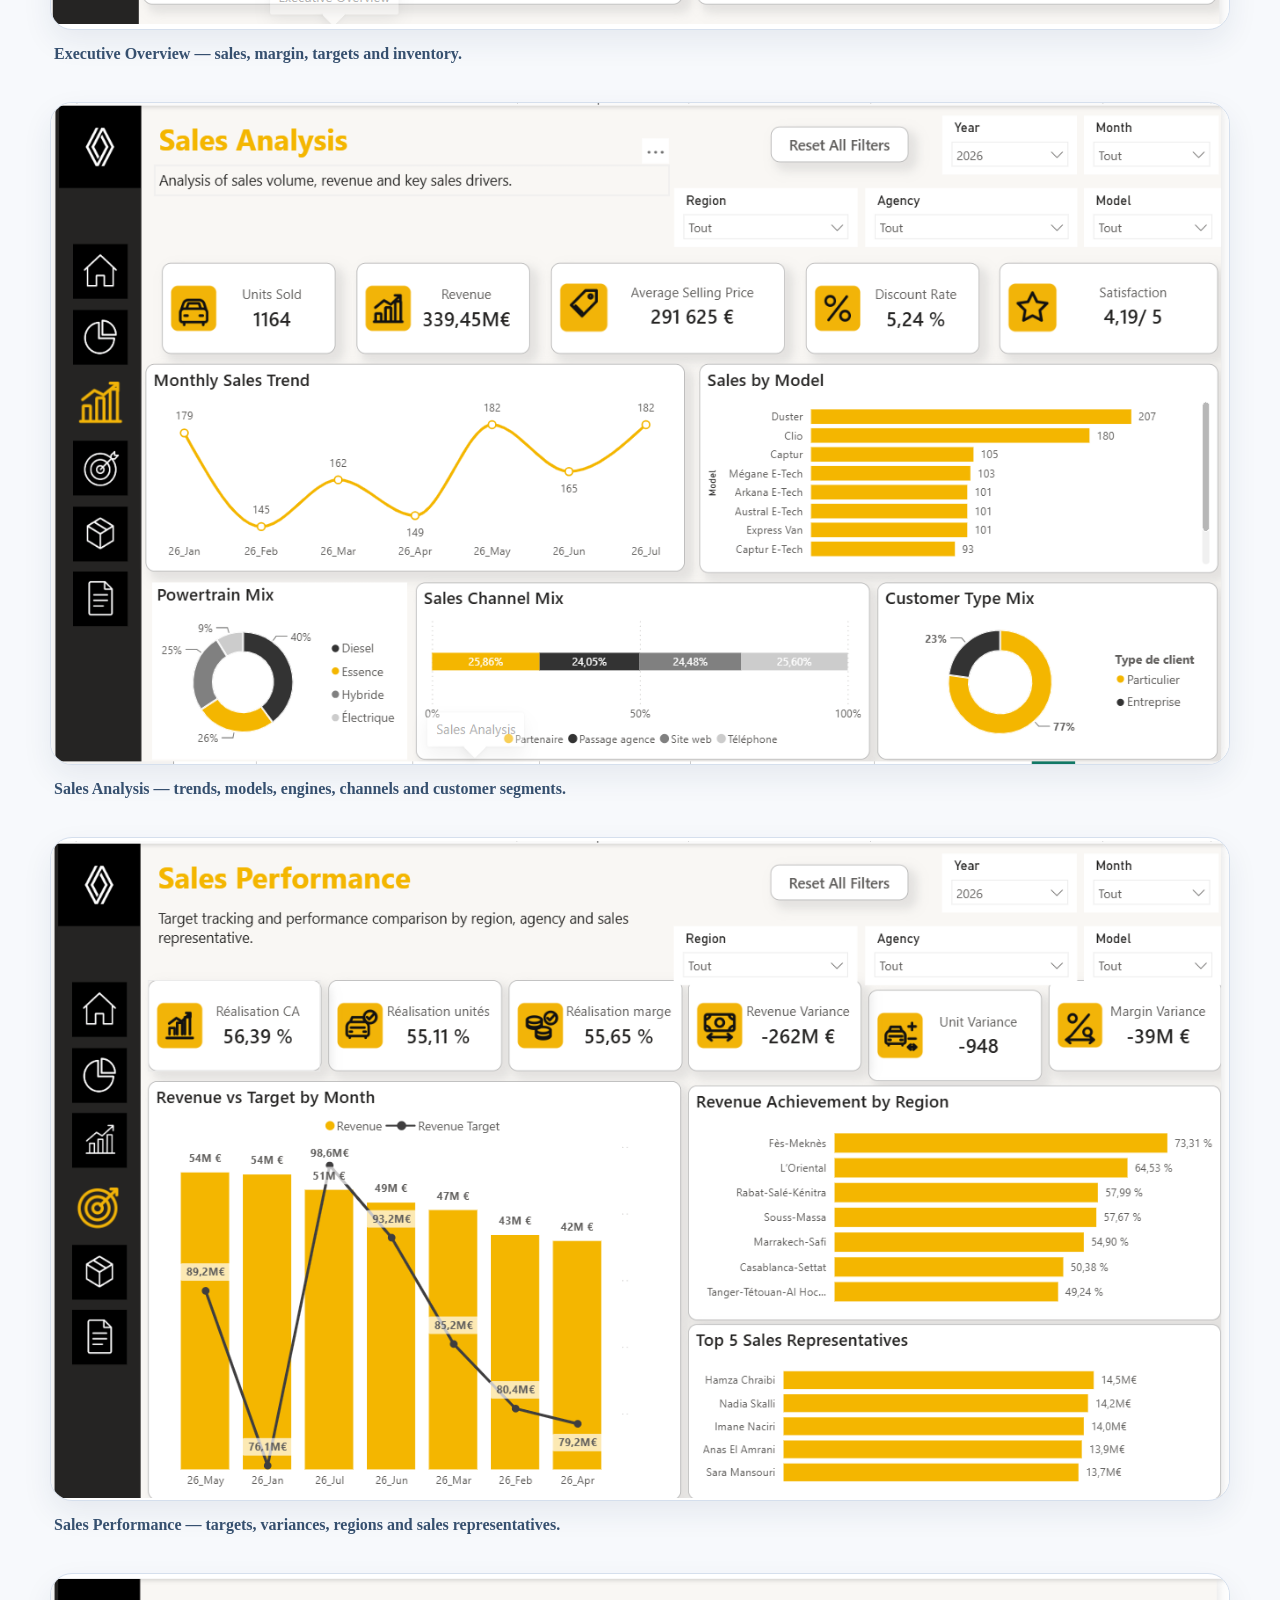
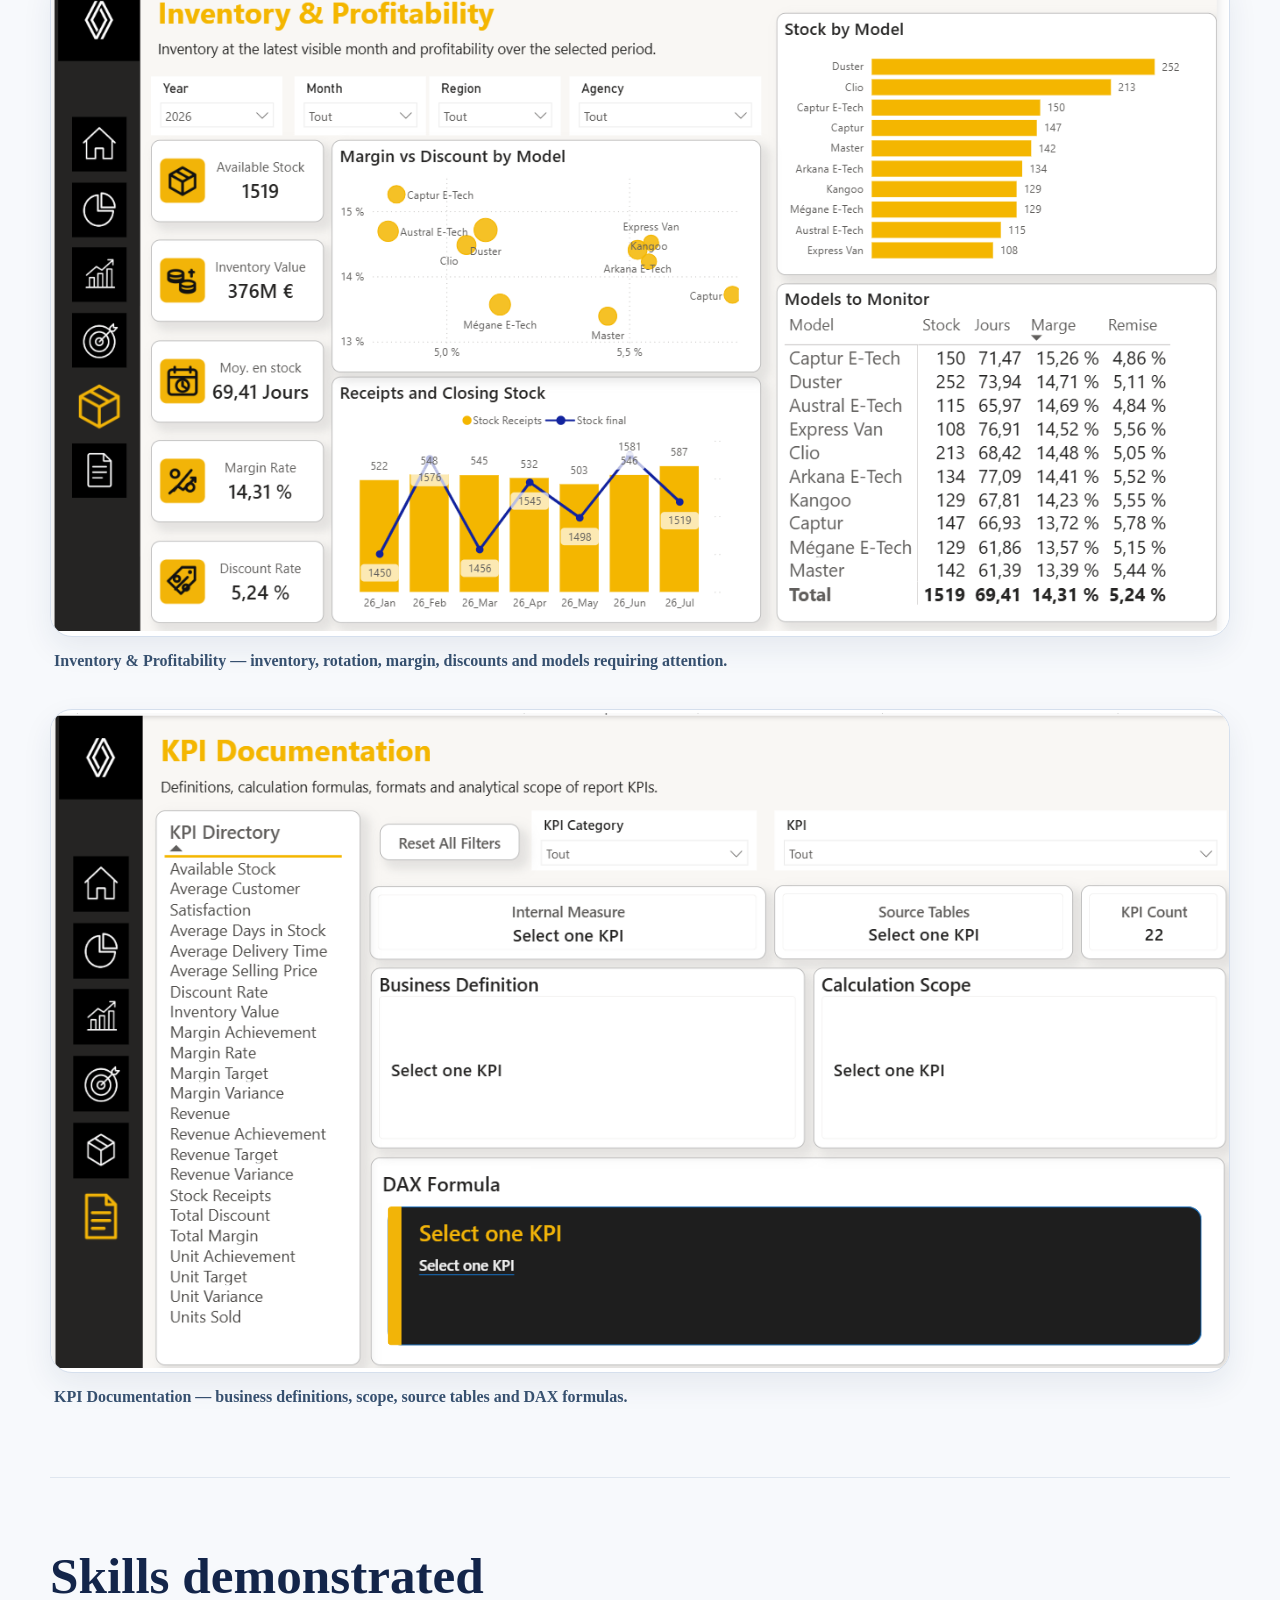
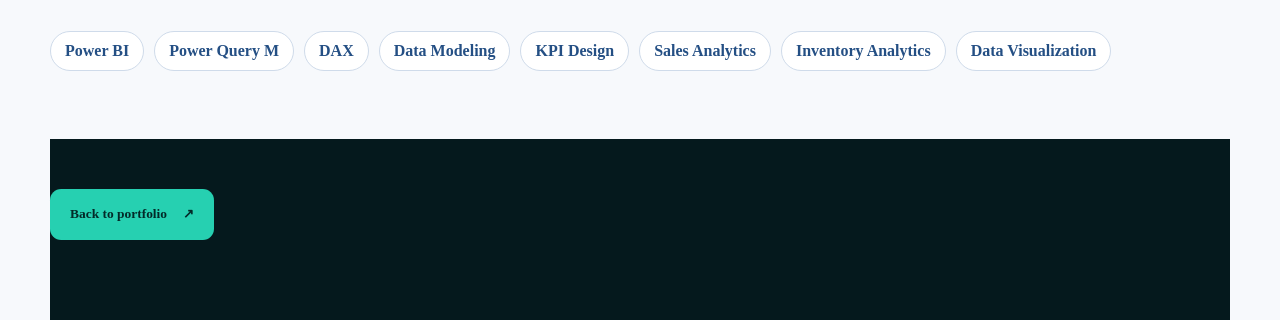
<file: project-renault-en.html>
<!doctype html>
<html lang="en">
<head>
<meta charset="utf-8"><meta name="viewport" content="width=device-width, initial-scale=1">
<meta name="description" content="Renault Morocco — Automotive Sales Dashboard, Power BI portfolio project by Mourad Chafiqi.">
<title>Renault Morocco | Automotive Sales Dashboard | Mourad Chafiqi</title>
<link rel="icon" href="favicon.svg" type="image/svg+xml"><link rel="stylesheet" href="styles.css">

<style>
.case-page{background:#f7f9fc;color:#15233d;min-height:100vh}.case-shell{width:min(1180px,calc(100% - 40px));margin:0 auto}
.case-header{display:flex;justify-content:space-between;align-items:center;padding:24px 0;gap:20px}.case-header .brand{display:inline-flex;align-items:center;gap:14px;text-decoration:none}
.case-header .brand-copy{display:flex;flex-direction:column;justify-content:center;line-height:1.1}.case-header .brand-copy strong{display:block;margin:0;color:#13254a}.case-header .brand-copy small{display:block;margin-top:5px;color:#71809b;text-transform:uppercase;letter-spacing:.08em}
.case-actions{display:flex;align-items:center;gap:18px}.case-lang{display:flex;gap:8px}.case-lang a{padding:7px 10px;border-radius:999px;text-decoration:none;font-weight:800;color:#66738b}.case-lang a.is-active{background:#152f59;color:#fff}.case-back{text-decoration:none;color:#1b4f91;font-weight:700}
.case-hero{padding:70px 0 48px}.case-eyebrow{margin:0 0 12px;color:#2870c7;text-transform:uppercase;letter-spacing:.12em;font-size:.82rem;font-weight:800}.case-hero h1{font-size:clamp(2.8rem,7vw,5.8rem);line-height:.95;margin:0;max-width:1050px;color:#13254a}.case-hero h1 span{color:#2870c7}.case-lead{font-size:1.18rem;line-height:1.7;max-width:900px;color:#5d6b80;margin-top:28px}
.case-cover,.case-gallery-image{width:100%;aspect-ratio:16/9;border-radius:22px;border:1px solid #d5dfed;background:#fff;overflow:hidden;display:flex;align-items:center;justify-content:center}.case-cover{margin-top:46px;box-shadow:0 20px 55px rgba(30,70,120,.10)}.case-cover img,.case-gallery-image img{width:100%;height:100%;object-fit:contain;display:block}
.case-meta{display:grid;grid-template-columns:repeat(4,1fr);gap:14px;margin:40px 0 80px}.case-meta article,.case-card{background:#fff;padding:22px;border:1px solid #dce4ef;border-radius:18px}.case-meta span{display:block;color:#71809b;font-size:.78rem;text-transform:uppercase;letter-spacing:.08em}.case-meta strong{display:block;margin-top:8px;color:#183d72}
.case-section{padding:68px 0;border-top:1px solid #dfe6ef}.case-section h2{font-size:clamp(2rem,4vw,3.4rem);margin:0 0 26px;color:#13254a}.case-grid-two{display:grid;grid-template-columns:1fr 1fr;gap:28px}.case-card{padding:28px}.case-card h3{margin-top:0;color:#1b4f91}.case-card p,.case-card li{color:#5d6b80;line-height:1.7}
.case-kpis{display:grid;grid-template-columns:repeat(4,1fr);gap:14px}.case-kpis div{background:#152f59;color:#fff;border-radius:18px;padding:22px}.case-kpis span{display:block;color:#bcd2ee;font-size:.78rem;text-transform:uppercase}.case-kpis strong{display:block;margin-top:8px}
.case-gallery{display:grid;gap:36px}.case-gallery figure{margin:0}.case-gallery-image{box-shadow:0 12px 30px rgba(20,50,90,.08)}.case-gallery figcaption{font-weight:700;margin:12px 4px 0;line-height:1.5;color:#36506f}
.case-tags{display:flex;flex-wrap:wrap;gap:10px}.case-tags span{background:#fff;border:1px solid #cfdbea;border-radius:999px;padding:10px 14px;color:#244f84;font-weight:700}.case-footer{padding:50px 0 80px}
@media(max-width:800px){.case-meta,.case-kpis,.case-grid-two{grid-template-columns:1fr}.case-header{align-items:flex-start;flex-direction:column}.case-hero{padding-top:40px}}
</style>

</head>
<body><main class="case-page"><div class="case-shell">
<header class="case-header">
<a class="brand" href="en.html#top" aria-label="Back to portfolio"><span class="brand-mark">MC</span><span class="brand-copy"><strong>Mourad Chafiqi</strong><small>Data Analyst</small></span></a>
<div class="case-actions"><div class="case-lang" aria-label="Language"><a href="project-renault.html">FR</a><a class="is-active" href="project-renault-en.html" aria-current="page">EN</a></div><a class="case-back" href="en.html#projects">← Back to projects</a></div>
</header>
<section class="case-hero"><p class="case-eyebrow">Power BI · Automotive Analytics · Portfolio Project</p><h1>Renault Morocco<br><span>Automotive Sales Dashboard</span></h1><p class="case-lead">An end-to-end Power BI project focused on automotive sales performance in Morocco. The report covers commercial performance, targets, profitability, inventory and KPI documentation.</p><div class="case-cover"><img src="images/renault/home.png" alt="Renault Morocco dashboard"></div></section>
<section class="case-meta"><article><span>Main tool</span><strong>Power BI</strong></article><article><span>Data preparation</span><strong>Power Query M</strong></article><article><span>Calculations</span><strong>DAX</strong></article><article><span>Domain</span><strong>Sales · Profitability · Inventory</strong></article></section>
<section class="case-section"><h2>Project context</h2><div class="case-grid-two"><article class="case-card"><h3>Business need</h3><p>Create a single decision-making view to analyse sales, revenue, margin, discounts, commercial targets and inventory availability by period, region, dealership and model.</p></article><article class="case-card"><h3>BI approach</h3><p>Build an analytical Power BI model with data preparation, DAX measures, consistent business filters, multi-page navigation and centralised KPI documentation.</p></article></div></section>
<section class="case-section"><h2>Key metrics</h2><div class="case-kpis"><div><span>Sales</span><strong>Units Sold</strong></div><div><span>Revenue</span><strong>Revenue</strong></div><div><span>Profitability</span><strong>Total Margin</strong></div><div><span>Profitability</span><strong>Margin Rate</strong></div><div><span>Pricing</span><strong>Average Selling Price</strong></div><div><span>Discount</span><strong>Discount Rate</strong></div><div><span>Customer</span><strong>Average Satisfaction</strong></div><div><span>Inventory</span><strong>Available Stock</strong></div><div><span>Inventory</span><strong>Inventory Value</strong></div><div><span>Inventory</span><strong>Average Days in Stock</strong></div><div><span>Targets</span><strong>Revenue Achievement</strong></div><div><span>Governance</span><strong>22 documented KPIs</strong></div></div></section>
<section class="case-section"><h2>Technical highlights</h2><div class="case-grid-two"><article class="case-card"><h3>Data model &amp; calculations</h3><p>Commercially oriented data model with DAX measures for sales, margins, discounts, targets and variances, plus analysis by year, month, region, dealership and model.</p></article><article class="case-card"><h3>User experience &amp; analysis</h3><p>Six business pages, global filter reset, regional and sales-representative analysis, and dynamic KPI documentation including DAX formulas.</p></article></div></section>

<section class="case-section"><h2>Technical challenges</h2><div class="case-grid-two">
<article class="case-card"><h3>Unifying commercial analysis</h3><p><strong>Challenge:</strong> analyse sales, revenue, margin, discounts, targets and inventory consistently across multiple business dimensions.<br><strong>Solution:</strong> an analytical Power BI model, Power Query transformations and DAX measures with shared filters by period, region, dealership and model.<br><strong>Result:</strong> a consolidated view of commercial performance and profitability.</p></article>
<article class="case-card"><h3>Actual vs Target analysis</h3><p><strong>Challenge:</strong> make target variances immediately interpretable.<br><strong>Solution:</strong> dedicated DAX measures for targets, achievement and variances integrated into performance views.<br><strong>Result:</strong> faster identification of gaps by region and sales representative.</p></article>
<article class="case-card"><h3>Connecting inventory and profitability</h3><p><strong>Challenge:</strong> avoid analysing inventory, discounts and margin in isolation.<br><strong>Solution:</strong> an Inventory &amp; Profitability page combining availability, stock rotation, inventory value, margin and discounts.<br><strong>Result:</strong> easier identification of models requiring commercial or inventory attention.</p></article>
</div></section>
<section class="case-section"><h2>Analytical insights</h2><div class="case-grid-two">
<article class="case-card"><h3>Performance vs targets</h3><p>The report makes it possible to identify regions and sales representatives contributing to gaps between actual performance and targets, then explore those variances by period and model.</p></article>
<article class="case-card"><h3>Inventory &amp; margin</h3><p>Combining stock rotation, discounts and margin helps identify models requiring attention and analyse whether commercial pressure is affecting profitability.</p></article>
</div></section>

<section class="case-section"><h2>Dashboard pages</h2><div class="case-gallery"><figure><div class="case-gallery-image"><img src="images/renault/executive-overview.png" alt="Executive Overview — sales, margin, targets and inventory."></div><figcaption>Executive Overview — sales, margin, targets and inventory.</figcaption></figure><figure><div class="case-gallery-image"><img src="images/renault/sales-analysis.png" alt="Sales Analysis — trends, models, engines, channels and customer segments."></div><figcaption>Sales Analysis — trends, models, engines, channels and customer segments.</figcaption></figure><figure><div class="case-gallery-image"><img src="images/renault/sales-performance.png" alt="Sales Performance — targets, variances, regions and sales representatives."></div><figcaption>Sales Performance — targets, variances, regions and sales representatives.</figcaption></figure><figure><div class="case-gallery-image"><img src="images/renault/inventory-profitability.png" alt="Inventory & Profitability — inventory, rotation, margin, discounts and models requiring attention."></div><figcaption>Inventory & Profitability — inventory, rotation, margin, discounts and models requiring attention.</figcaption></figure><figure><div class="case-gallery-image"><img src="images/renault/kpi-documentation.png" alt="KPI Documentation — business definitions, scope, source tables and DAX formulas."></div><figcaption>KPI Documentation — business definitions, scope, source tables and DAX formulas.</figcaption></figure></div></section>
<section class="case-section"><h2>Skills demonstrated</h2><div class="case-tags"><span>Power BI</span><span>Power Query M</span><span>DAX</span><span>Data Modeling</span><span>KPI Design</span><span>Sales Analytics</span><span>Inventory Analytics</span><span>Data Visualization</span></div></section>
<footer class="case-footer"><a class="button button-primary" href="en.html#projects">Back to portfolio <span aria-hidden="true">↗</span></a></footer>
</div></main></body></html>
</file>
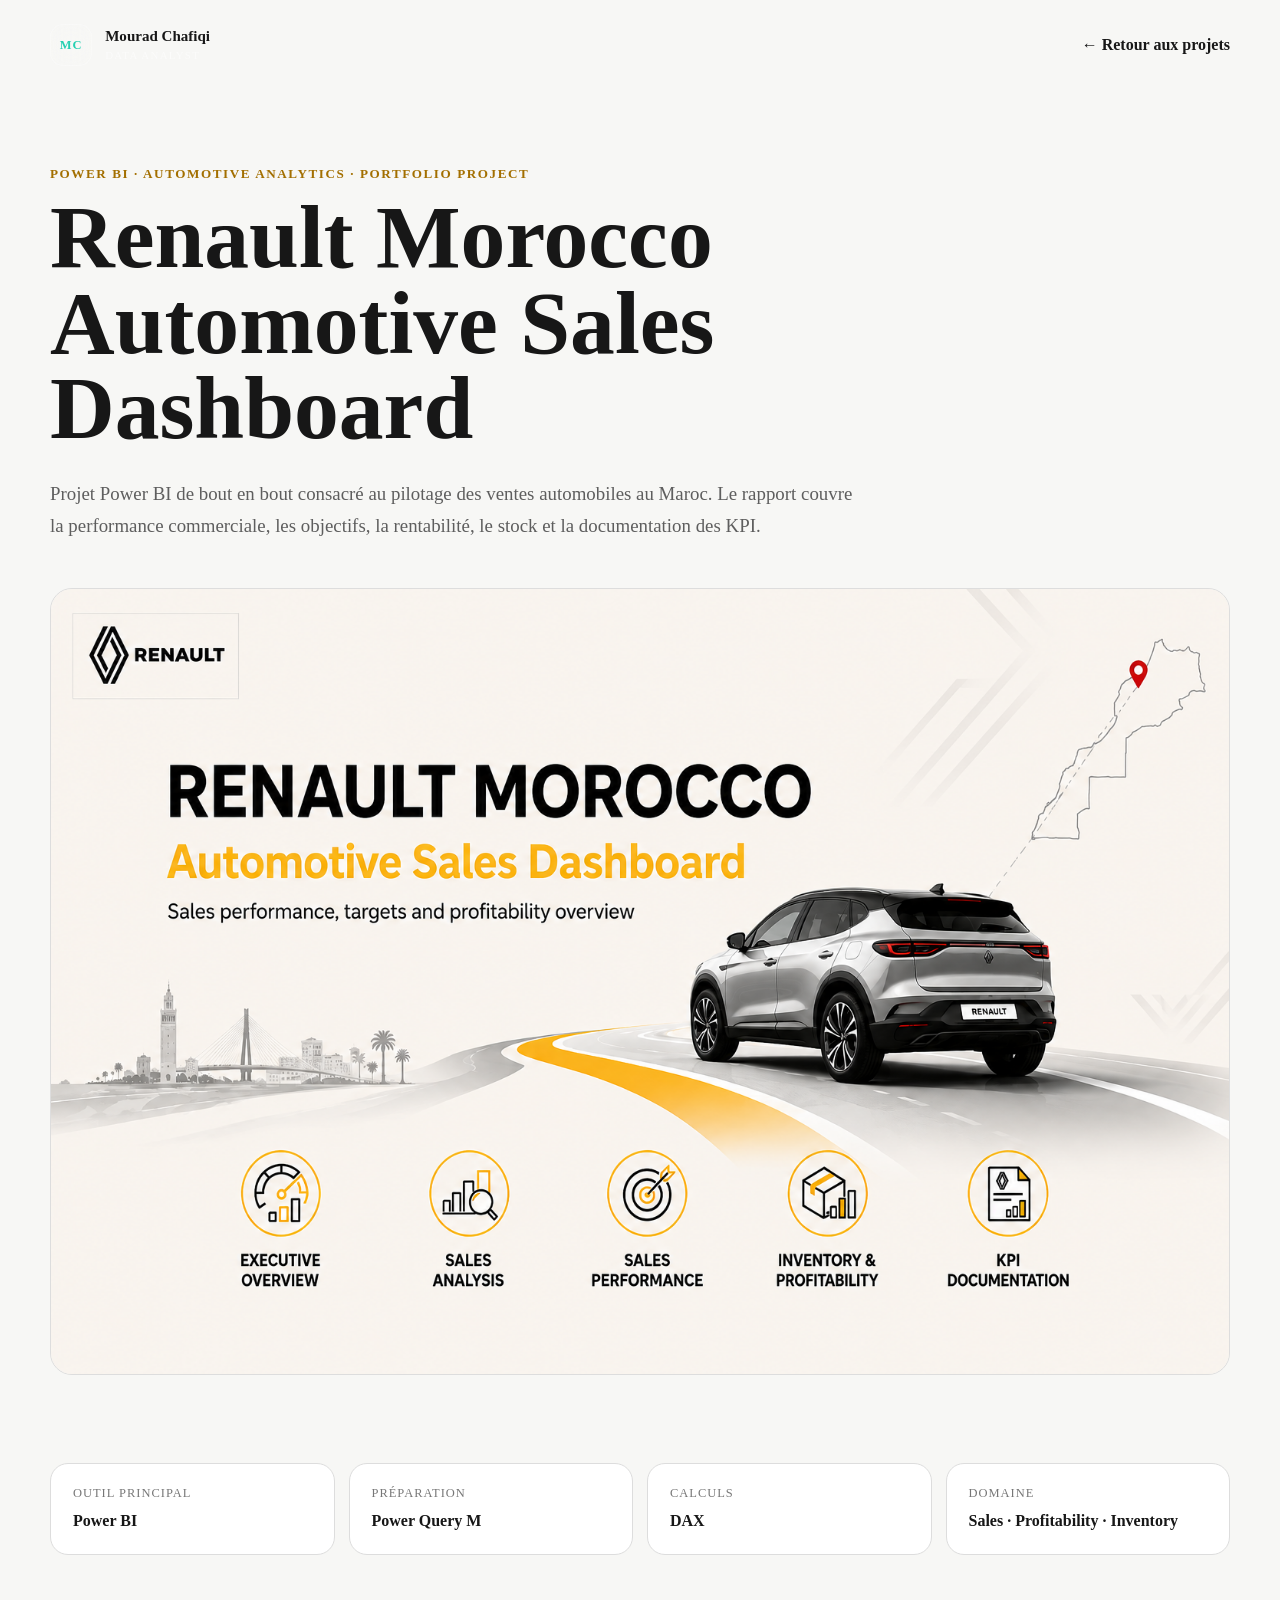
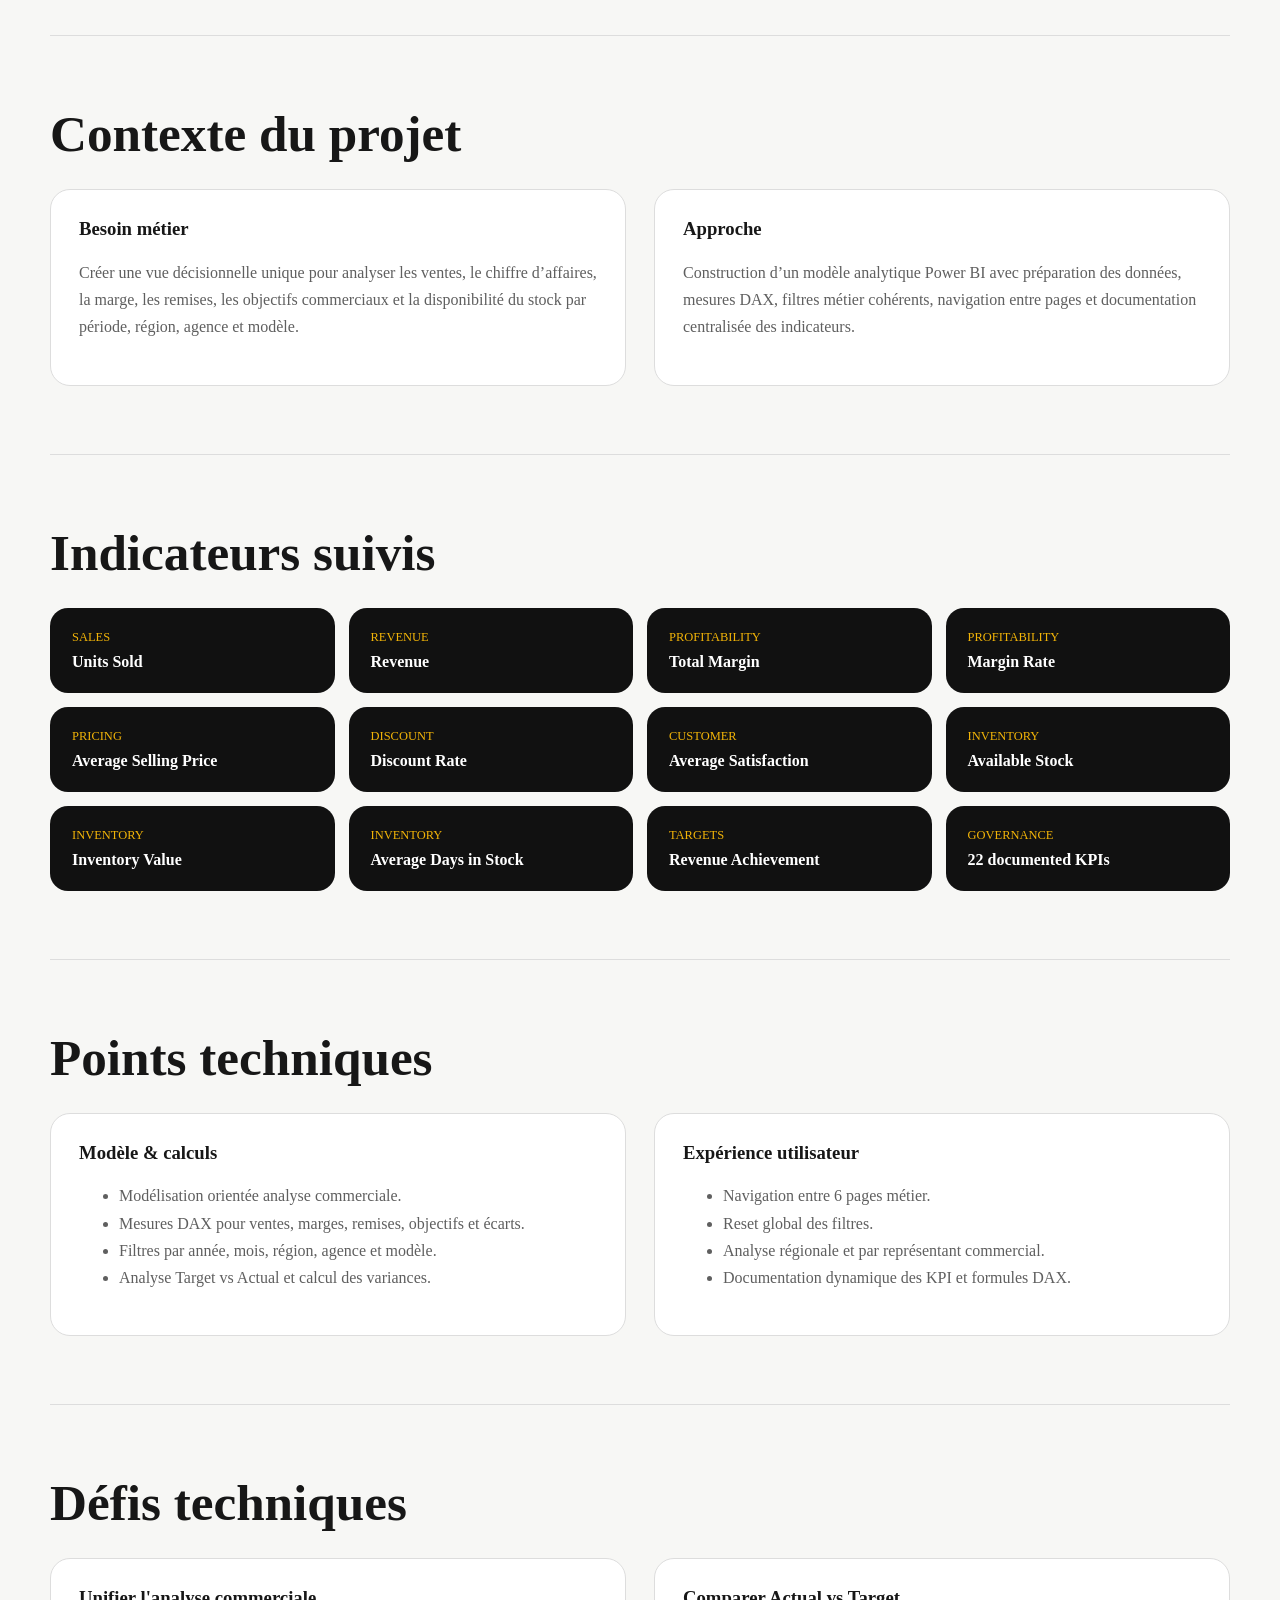
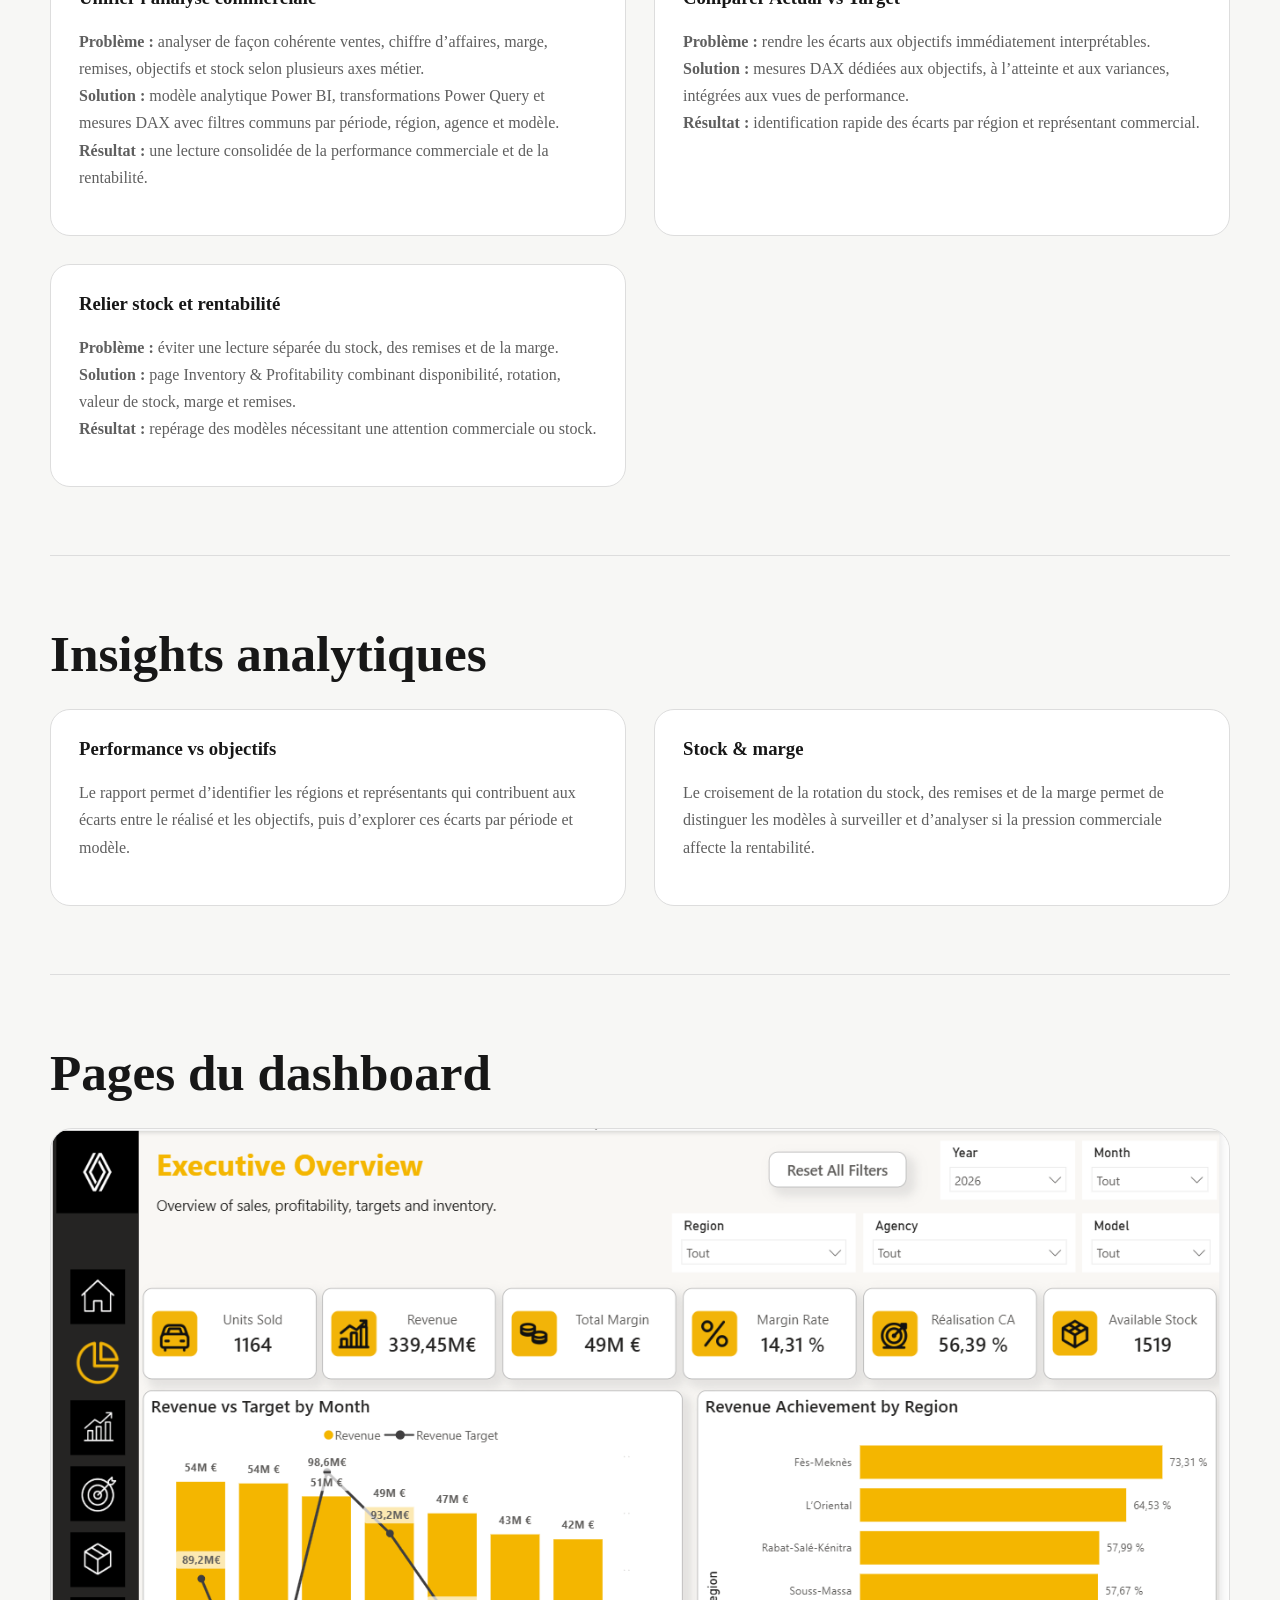
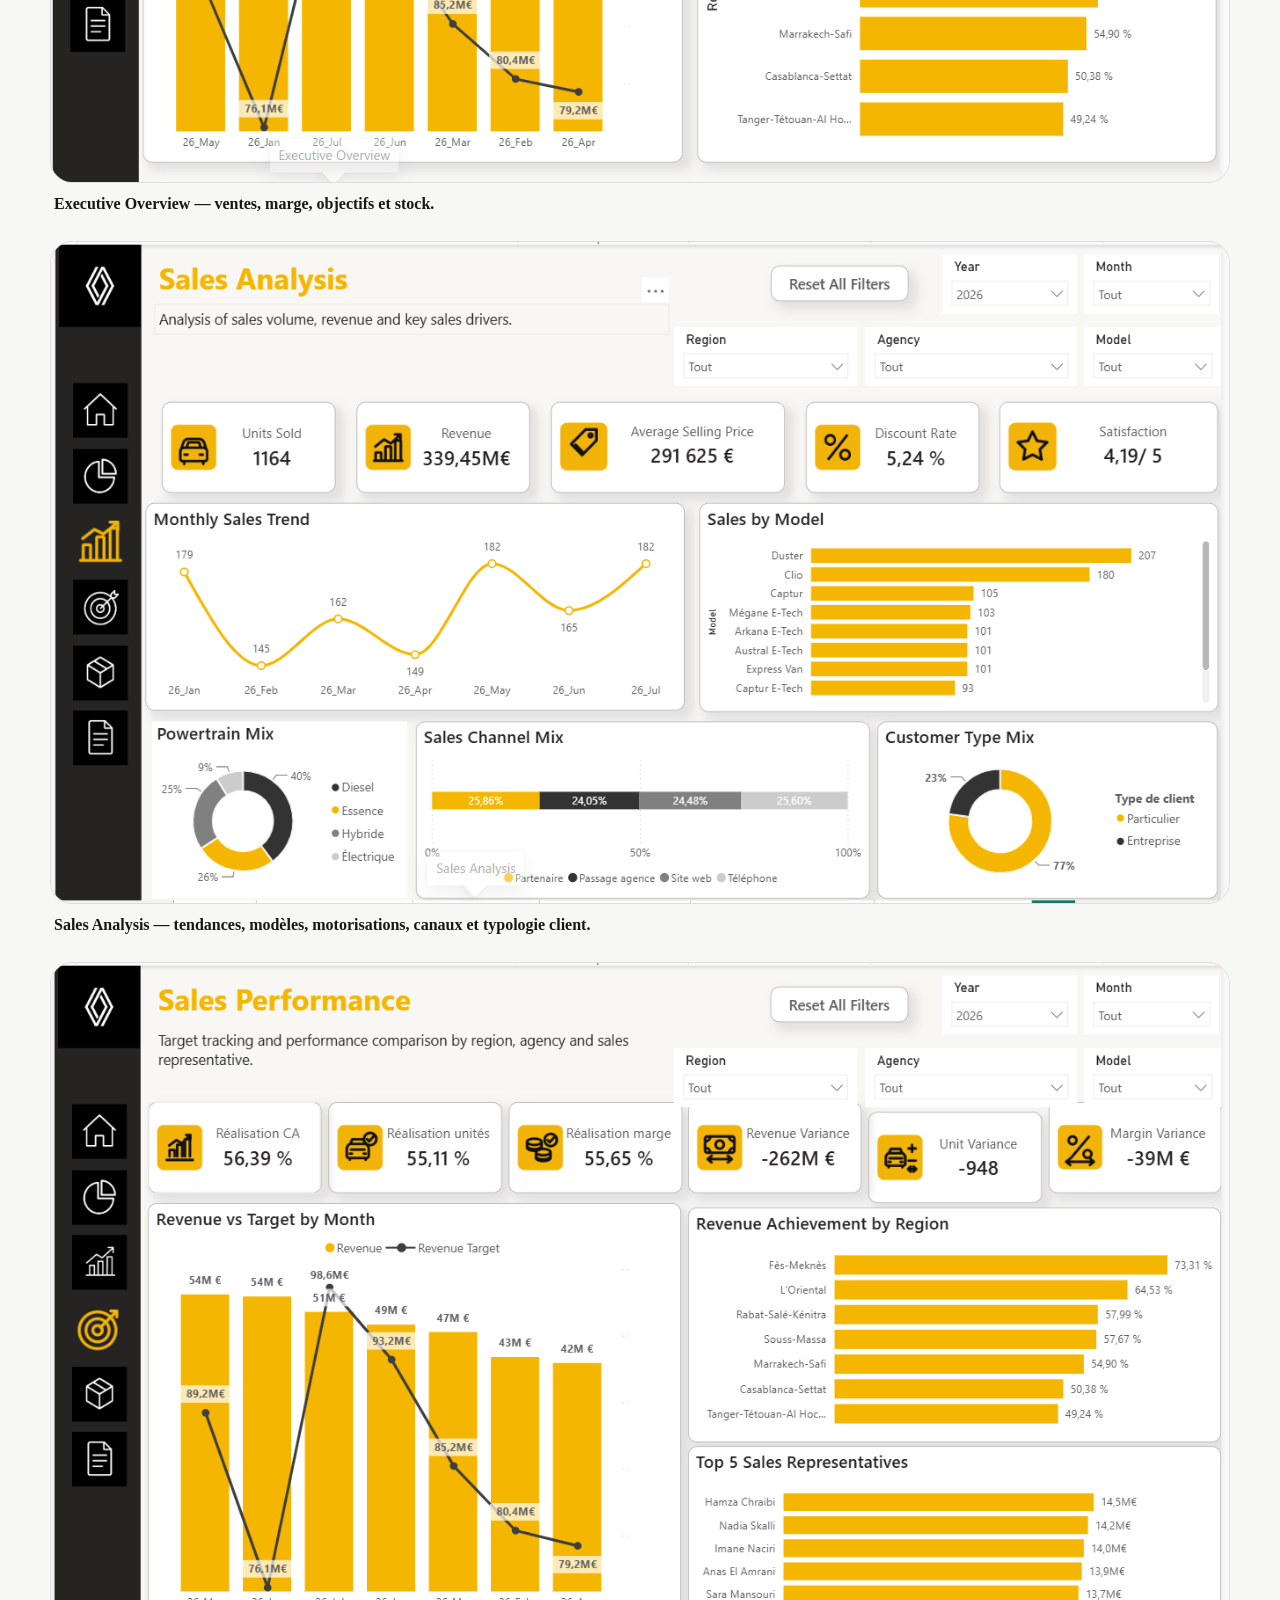
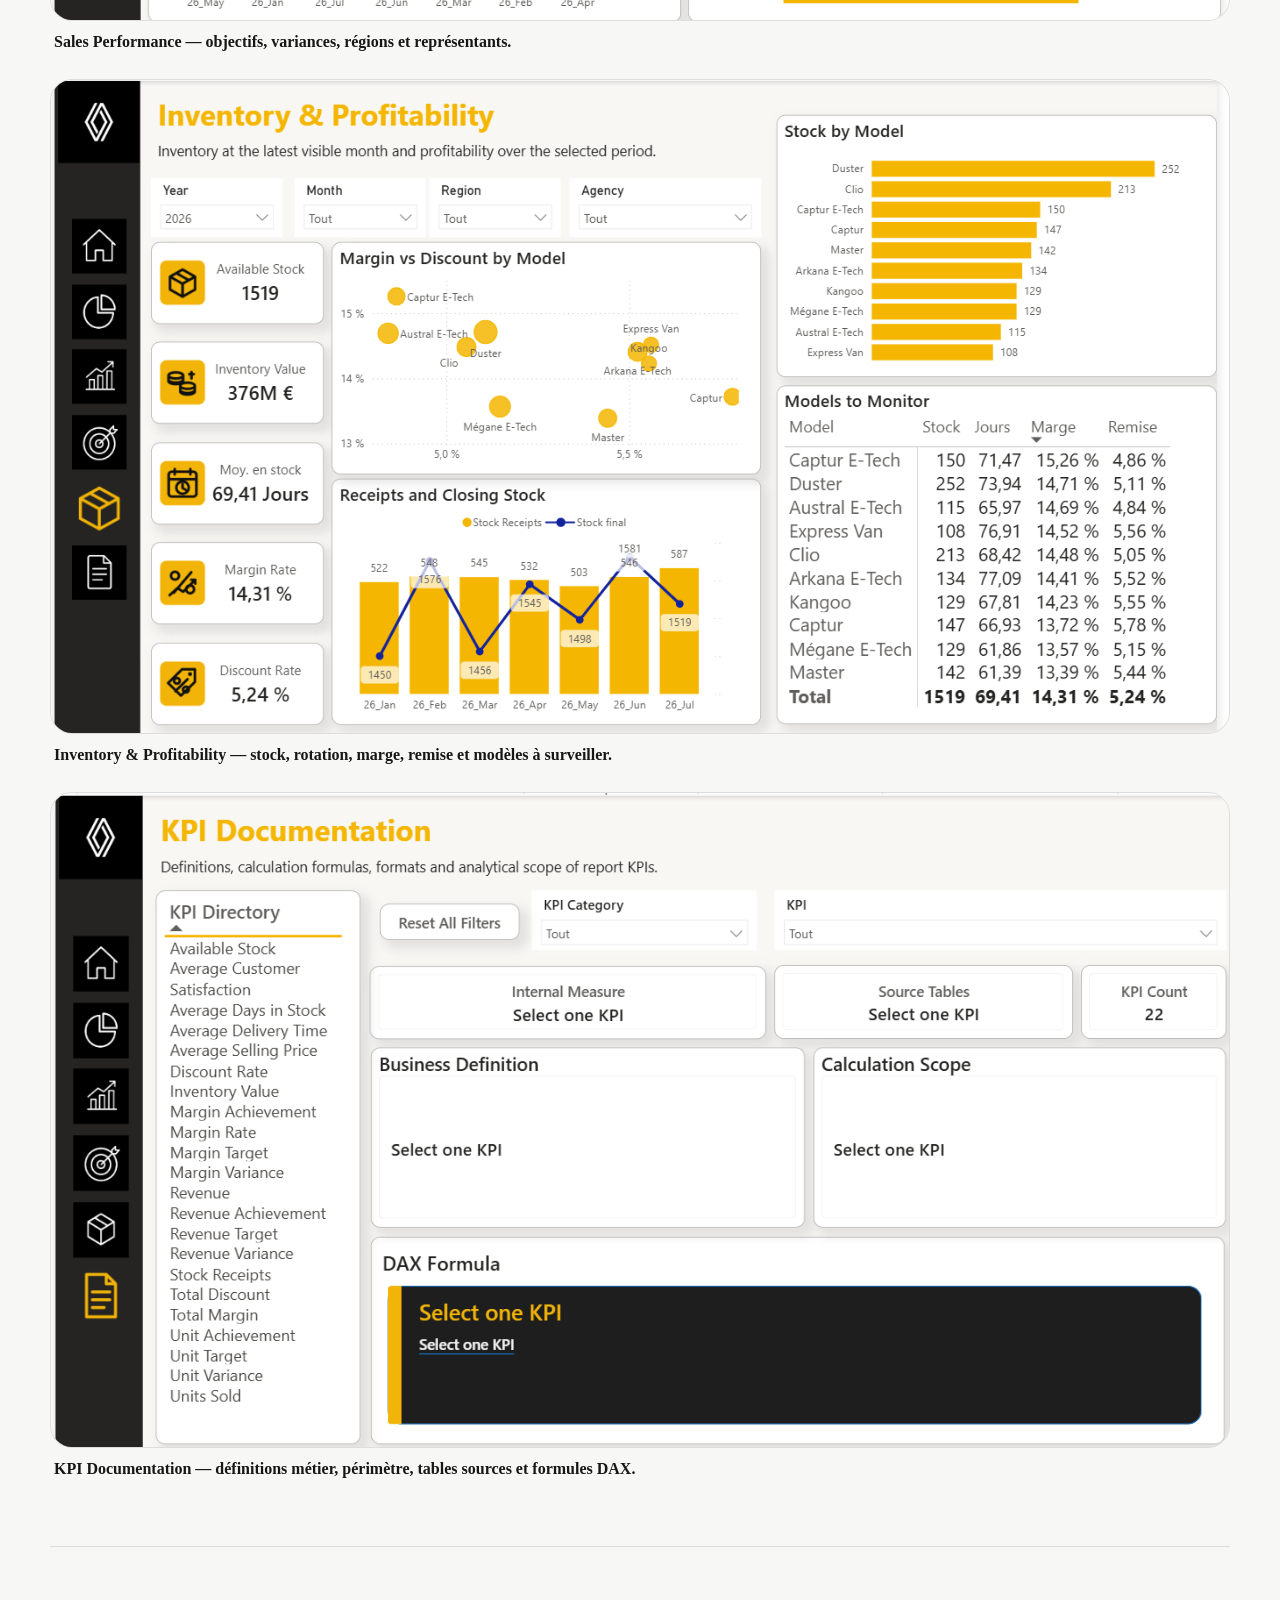
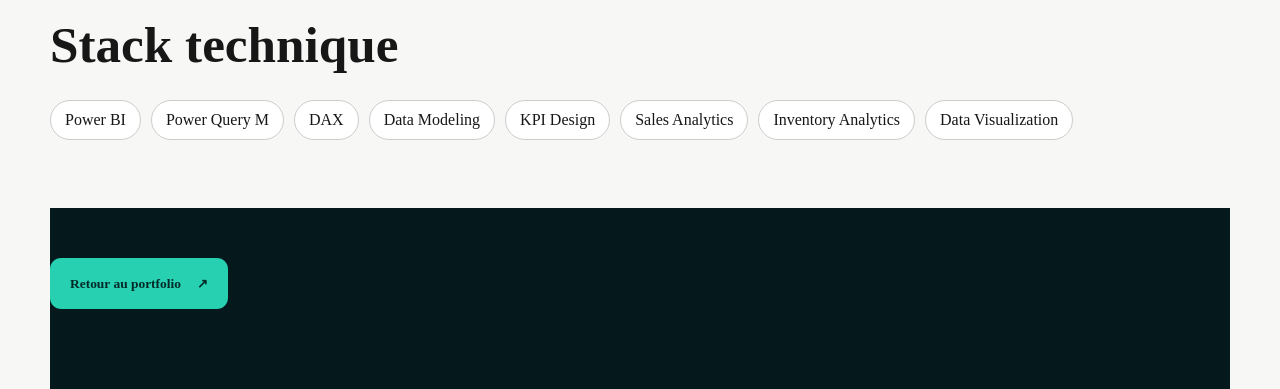
<file: project-renault.html>
<!doctype html>
<html lang="fr">
<head>
  <meta charset="utf-8">
  <meta name="viewport" content="width=device-width, initial-scale=1">
  <meta name="description" content="Étude de cas Power BI Renault Morocco - Automotive Sales Dashboard.">
  <title>Renault Morocco | Projet Power BI | Mourad Chafiqi</title>
  <link rel="icon" href="favicon.svg" type="image/svg+xml">
  <link rel="stylesheet" href="styles.css">
  <style>
    .case-page{background:#f7f7f5;color:#171717;min-height:100vh}
    .case-shell{width:min(1180px,calc(100% - 40px));margin:0 auto}
    .case-header{display:flex;justify-content:space-between;align-items:center;padding:24px 0}
    .case-back{text-decoration:none;color:#171717;font-weight:700}
    .case-hero{padding:76px 0 48px}
    .case-eyebrow{margin:0 0 12px;color:#a36f00;text-transform:uppercase;letter-spacing:.12em;font-size:.82rem;font-weight:800}
    .case-hero h1{font-size:clamp(2.6rem,7vw,5.8rem);line-height:.95;margin:0;max-width:1000px}
    .case-lead{font-size:1.18rem;line-height:1.7;max-width:820px;color:#5e5e5e;margin-top:28px}
    .case-cover{margin-top:46px}
    .case-cover img,.case-gallery img{width:100%;height:auto;display:block;border-radius:22px;border:1px solid #ddd;background:#fff}
    .case-meta{display:grid;grid-template-columns:repeat(4,1fr);gap:14px;margin:40px 0 80px}
    .case-meta article{background:#fff;padding:22px;border:1px solid #ddd;border-radius:18px}
    .case-meta span{display:block;color:#777;font-size:.78rem;text-transform:uppercase;letter-spacing:.08em}
    .case-meta strong{display:block;margin-top:8px;line-height:1.45}
    .case-section{padding:68px 0;border-top:1px solid #ddd}
    .case-section h2{font-size:clamp(2rem,4vw,3.4rem);margin:0 0 26px}
    .case-grid-two{display:grid;grid-template-columns:1fr 1fr;gap:28px}
    .case-card{background:#fff;border:1px solid #ddd;border-radius:20px;padding:28px}
    .case-card h3{margin-top:0}
    .case-card p,.case-card li{color:#5f5f5f;line-height:1.7}
    .case-kpis{display:grid;grid-template-columns:repeat(4,1fr);gap:14px}
    .case-kpis div{background:#111;color:#fff;border-radius:18px;padding:22px}
    .case-kpis span{display:block;color:#f2b408;font-size:.78rem;text-transform:uppercase}
    .case-kpis strong{display:block;margin-top:8px}
    .case-gallery{display:grid;gap:28px}
    .case-gallery figure{margin:0}
    .case-gallery figcaption{font-weight:700;margin:12px 4px 0}
    .case-tags{display:flex;flex-wrap:wrap;gap:10px}
    .case-tags span{background:#fff;border:1px solid #ccc;border-radius:999px;padding:10px 14px}
    .case-footer{padding:50px 0 80px}
    @media(max-width:800px){
      .case-meta,.case-kpis,.case-grid-two{grid-template-columns:1fr}
      .case-header{gap:20px}
      .case-hero{padding-top:40px}
    }
  </style>
</head>
<body>
  <main class="case-page">
    <div class="case-shell">
      <header class="case-header">
        <a class="brand" href="index.html#top">
          <span class="brand-mark">MC</span>
          <span class="brand-copy"><strong>Mourad Chafiqi</strong><small>Data Analyst</small></span>
        </a>
        <a class="case-back" href="index.html#projects">← Retour aux projets</a>
      </header>

      <section class="case-hero">
        <p class="case-eyebrow">Power BI · Automotive Analytics · Portfolio Project</p>
        <h1>Renault Morocco<br>Automotive Sales Dashboard</h1>
        <p class="case-lead">
          Projet Power BI de bout en bout consacré au pilotage des ventes automobiles au Maroc.
          Le rapport couvre la performance commerciale, les objectifs, la rentabilité, le stock
          et la documentation des KPI.
        </p>
        <div class="case-cover">
          <img src="images/renault/home.png" alt="Page Home du rapport Renault Morocco">
        </div>
      </section>

      <section class="case-meta">
        <article><span>Outil principal</span><strong>Power BI</strong></article>
        <article><span>Préparation</span><strong>Power Query M</strong></article>
        <article><span>Calculs</span><strong>DAX</strong></article>
        <article><span>Domaine</span><strong>Sales · Profitability · Inventory</strong></article>
      </section>

      <section class="case-section">
        <h2>Contexte du projet</h2>
        <div class="case-grid-two">
          <article class="case-card">
            <h3>Besoin métier</h3>
            <p>
              Créer une vue décisionnelle unique pour analyser les ventes, le chiffre d’affaires,
              la marge, les remises, les objectifs commerciaux et la disponibilité du stock par
              période, région, agence et modèle.
            </p>
          </article>
          <article class="case-card">
            <h3>Approche</h3>
            <p>
              Construction d’un modèle analytique Power BI avec préparation des données,
              mesures DAX, filtres métier cohérents, navigation entre pages et documentation
              centralisée des indicateurs.
            </p>
          </article>
        </div>
      </section>

      <section class="case-section">
        <h2>Indicateurs suivis</h2>
        <div class="case-kpis">
          <div><span>Sales</span><strong>Units Sold</strong></div>
          <div><span>Revenue</span><strong>Revenue</strong></div>
          <div><span>Profitability</span><strong>Total Margin</strong></div>
          <div><span>Profitability</span><strong>Margin Rate</strong></div>
          <div><span>Pricing</span><strong>Average Selling Price</strong></div>
          <div><span>Discount</span><strong>Discount Rate</strong></div>
          <div><span>Customer</span><strong>Average Satisfaction</strong></div>
          <div><span>Inventory</span><strong>Available Stock</strong></div>
          <div><span>Inventory</span><strong>Inventory Value</strong></div>
          <div><span>Inventory</span><strong>Average Days in Stock</strong></div>
          <div><span>Targets</span><strong>Revenue Achievement</strong></div>
          <div><span>Governance</span><strong>22 documented KPIs</strong></div>
        </div>
      </section>

      <section class="case-section">
        <h2>Points techniques</h2>
        <div class="case-grid-two">
          <article class="case-card">
            <h3>Modèle &amp; calculs</h3>
            <ul>
              <li>Modélisation orientée analyse commerciale.</li>
              <li>Mesures DAX pour ventes, marges, remises, objectifs et écarts.</li>
              <li>Filtres par année, mois, région, agence et modèle.</li>
              <li>Analyse Target vs Actual et calcul des variances.</li>
            </ul>
          </article>
          <article class="case-card">
            <h3>Expérience utilisateur</h3>
            <ul>
              <li>Navigation entre 6 pages métier.</li>
              <li>Reset global des filtres.</li>
              <li>Analyse régionale et par représentant commercial.</li>
              <li>Documentation dynamique des KPI et formules DAX.</li>
            </ul>
          </article>
        </div>
      </section>

      
<section class="case-section"><h2>Défis techniques</h2><div class="case-grid-two">
<article class="case-card"><h3>Unifier l'analyse commerciale</h3><p><strong>Problème :</strong> analyser de façon cohérente ventes, chiffre d’affaires, marge, remises, objectifs et stock selon plusieurs axes métier.<br><strong>Solution :</strong> modèle analytique Power BI, transformations Power Query et mesures DAX avec filtres communs par période, région, agence et modèle.<br><strong>Résultat :</strong> une lecture consolidée de la performance commerciale et de la rentabilité.</p></article>
<article class="case-card"><h3>Comparer Actual vs Target</h3><p><strong>Problème :</strong> rendre les écarts aux objectifs immédiatement interprétables.<br><strong>Solution :</strong> mesures DAX dédiées aux objectifs, à l’atteinte et aux variances, intégrées aux vues de performance.<br><strong>Résultat :</strong> identification rapide des écarts par région et représentant commercial.</p></article>
<article class="case-card"><h3>Relier stock et rentabilité</h3><p><strong>Problème :</strong> éviter une lecture séparée du stock, des remises et de la marge.<br><strong>Solution :</strong> page Inventory &amp; Profitability combinant disponibilité, rotation, valeur de stock, marge et remises.<br><strong>Résultat :</strong> repérage des modèles nécessitant une attention commerciale ou stock.</p></article>
</div></section>
<section class="case-section"><h2>Insights analytiques</h2><div class="case-grid-two">
<article class="case-card"><h3>Performance vs objectifs</h3><p>Le rapport permet d’identifier les régions et représentants qui contribuent aux écarts entre le réalisé et les objectifs, puis d’explorer ces écarts par période et modèle.</p></article>
<article class="case-card"><h3>Stock &amp; marge</h3><p>Le croisement de la rotation du stock, des remises et de la marge permet de distinguer les modèles à surveiller et d’analyser si la pression commerciale affecte la rentabilité.</p></article>
</div></section>

<section class="case-section">
        <h2>Pages du dashboard</h2>
        <div class="case-gallery">
          <figure>
            <img src="images/renault/executive-overview.png" alt="Executive Overview">
            <figcaption>Executive Overview — ventes, marge, objectifs et stock.</figcaption>
          </figure>
          <figure>
            <img src="images/renault/sales-analysis.png" alt="Sales Analysis">
            <figcaption>Sales Analysis — tendances, modèles, motorisations, canaux et typologie client.</figcaption>
          </figure>
          <figure>
            <img src="images/renault/sales-performance.png" alt="Sales Performance">
            <figcaption>Sales Performance — objectifs, variances, régions et représentants.</figcaption>
          </figure>
          <figure>
            <img src="images/renault/inventory-profitability.png" alt="Inventory and Profitability">
            <figcaption>Inventory &amp; Profitability — stock, rotation, marge, remise et modèles à surveiller.</figcaption>
          </figure>
          <figure>
            <img src="images/renault/kpi-documentation.png" alt="KPI Documentation">
            <figcaption>KPI Documentation — définitions métier, périmètre, tables sources et formules DAX.</figcaption>
          </figure>
        </div>
      </section>

      <section class="case-section">
        <h2>Stack technique</h2>
        <div class="case-tags">
          <span>Power BI</span>
          <span>Power Query M</span>
          <span>DAX</span>
          <span>Data Modeling</span>
          <span>KPI Design</span>
          <span>Sales Analytics</span>
          <span>Inventory Analytics</span>
          <span>Data Visualization</span>
        </div>
      </section>

      <footer class="case-footer">
        <a class="button button-primary" href="index.html#projects">
          Retour au portfolio<span aria-hidden="true">↗</span>
        </a>
      </footer>
    </div>
  </main>
</body>
</html>
</file>
<file: styles.css>
:root {
  --ink: #082b31;
  --ink-soft: #36565b;
  --night: #061e23;
  --night-soft: #0b353b;
  --teal: #26d0b1;
  --teal-dark: #0b776a;
  --paper: #f5f6f1;
  --white: #ffffff;
  --line: rgba(8, 43, 49, 0.14);
  --warm: #e8b15e;
  --burgundy: #7b2036;
}

* {
  box-sizing: border-box;
}

html {
  scroll-behavior: smooth;
}

body {
  margin: 0;
  background: var(--paper);
  color: var(--ink);
  font-family: var(--font-geist-sans), Arial, Helvetica, sans-serif;
}

button,
a {
  -webkit-tap-highlight-color: transparent;
}

a {
  color: inherit;
  text-decoration: none;
}

button {
  font: inherit;
}

.skip-link {
  position: fixed;
  left: 1rem;
  top: 1rem;
  z-index: 100;
  padding: 0.75rem 1rem;
  border-radius: 0.6rem;
  background: var(--white);
  color: var(--ink);
  transform: translateY(-150%);
  transition: transform 180ms ease;
}

.skip-link:focus {
  transform: translateY(0);
}

.site-header {
  position: fixed;
  inset: 0 0 auto;
  z-index: 20;
  display: grid;
  grid-template-columns: 1fr auto 1fr;
  align-items: center;
  width: 100%;
  margin: 0 auto;
  padding: 0.85rem max(1rem, calc((100vw - 1180px) / 2));
  border-bottom: 1px solid rgba(255, 255, 255, 0.08);
  background: rgba(6, 30, 35, 0.82);
  color: var(--white);
  backdrop-filter: blur(18px);
}

.brand {
  display: inline-flex;
  align-items: center;
  gap: 0.8rem;
  width: fit-content;
}

.brand-mark {
  display: grid;
  width: 2.65rem;
  height: 2.65rem;
  place-items: center;
  border: 1px solid rgba(255, 255, 255, 0.28);
  border-radius: 0.8rem;
  background: rgba(255, 255, 255, 0.08);
  color: var(--teal);
  font-family: var(--font-geist-mono), monospace;
  font-size: 0.78rem;
  font-weight: 750;
  letter-spacing: 0.08em;
  backdrop-filter: blur(12px);
}

.brand-copy {
  display: flex;
  flex-direction: column;
  line-height: 1.1;
}

.brand-copy strong {
  font-size: 0.94rem;
  font-weight: 650;
}

.brand-copy small {
  margin-top: 0.32rem;
  color: rgba(255, 255, 255, 0.56);
  font-size: 0.68rem;
  font-weight: 520;
  letter-spacing: 0.12em;
  text-transform: uppercase;
}

.desktop-nav {
  display: flex;
  align-items: center;
  gap: 1.65rem;
  color: rgba(255, 255, 255, 0.66);
  font-size: 0.78rem;
  font-weight: 560;
}

.desktop-nav a,
.header-contact {
  transition:
    color 160ms ease,
    background 160ms ease,
    border-color 160ms ease;
}

.desktop-nav a:hover,
.desktop-nav a:focus-visible {
  color: var(--white);
}

.header-actions {
  display: flex;
  justify-content: flex-end;
  align-items: center;
  gap: 1rem;
}

.language-switch {
  display: inline-flex;
  align-items: center;
  justify-content: center;
  gap: 0.2rem;
  min-width: 4.8rem;
  overflow: visible;
  padding: 0.2rem;
  border: 1px solid rgba(255, 255, 255, 0.18);
  border-radius: 999px;
  background: rgba(255, 255, 255, 0.06);
}

.language-switch a {
  display: inline-flex;
  align-items: center;
  justify-content: center;
  flex: 0 0 2.15rem;
  width: 2.15rem;
  height: 1.75rem;
  line-height: 1;
  text-decoration: none;
  border: 0;
  border-radius: 999px;
  background: transparent;
  color: rgba(255, 255, 255, 0.54);
  cursor: pointer;
  font-size: 0.68rem;
  font-weight: 700;
}

.language-switch a.is-active {
  background: var(--white);
  color: var(--ink);
}

.header-contact {
  padding: 0.65rem 1rem;
  border: 1px solid rgba(255, 255, 255, 0.22);
  border-radius: 999px;
  font-size: 0.75rem;
  font-weight: 650;
}

.header-contact:hover,
.header-contact:focus-visible {
  border-color: var(--teal);
  color: var(--teal);
}

.hero {
  position: relative;
  min-height: 100vh;
  overflow: hidden;
  background:
    radial-gradient(circle at 72% 17%, rgba(38, 208, 177, 0.13), transparent 27rem),
    linear-gradient(135deg, #061e23 0%, #092c32 56%, #071b20 100%);
  color: var(--white);
}

.hero::before {
  position: absolute;
  inset: 0;
  background-image:
    linear-gradient(rgba(255, 255, 255, 0.025) 1px, transparent 1px),
    linear-gradient(90deg, rgba(255, 255, 255, 0.025) 1px, transparent 1px);
  background-size: 4rem 4rem;
  content: "";
  mask-image: linear-gradient(to right, black, transparent 75%);
}

.hero-orbit {
  position: absolute;
  border: 1px solid rgba(38, 208, 177, 0.13);
  border-radius: 50%;
}

.hero-orbit-one {
  top: -14rem;
  right: -8rem;
  width: 47rem;
  height: 47rem;
}

.hero-orbit-two {
  top: -2rem;
  right: 4rem;
  width: 28rem;
  height: 28rem;
}

.hero-grid {
  position: relative;
  z-index: 2;
  display: grid;
  grid-template-columns: minmax(0, 1.12fr) minmax(21rem, 0.88fr);
  gap: clamp(3rem, 6vw, 6rem);
  align-items: center;
  width: min(1180px, calc(100% - 3rem));
  min-height: 100vh;
  margin: 0 auto;
  padding: 8.6rem 0 7rem;
}

.hero-copy {
  max-width: 45rem;
}

.availability {
  display: inline-flex;
  align-items: center;
  gap: 0.65rem;
  margin-bottom: 2.1rem;
  color: rgba(255, 255, 255, 0.7);
  font-size: 0.75rem;
  font-weight: 560;
}

.availability span {
  width: 0.5rem;
  height: 0.5rem;
  border-radius: 50%;
  background: var(--teal);
  box-shadow: 0 0 0 0.32rem rgba(38, 208, 177, 0.12);
}

.eyebrow {
  margin: 0 0 1.25rem;
  color: var(--teal);
  font-family: var(--font-geist-mono), monospace;
  font-size: 0.74rem;
  font-weight: 650;
  letter-spacing: 0.13em;
  text-transform: uppercase;
}

.hero h1 {
  max-width: 47rem;
  margin: 0;
  font-size: clamp(3.1rem, 5.8vw, 6.35rem);
  font-weight: 570;
  letter-spacing: -0.058em;
  line-height: 0.95;
}

.hero-intro {
  max-width: 42rem;
  margin: 2rem 0 0;
  color: rgba(255, 255, 255, 0.66);
  font-size: clamp(1rem, 1.5vw, 1.16rem);
  line-height: 1.72;
}

.hero-actions {
  display: flex;
  flex-wrap: wrap;
  gap: 0.85rem;
  margin-top: 2.25rem;
}

.button {
  display: inline-flex;
  min-height: 3.2rem;
  align-items: center;
  justify-content: center;
  gap: 1rem;
  padding: 0 1.25rem;
  border-radius: 0.7rem;
  font-size: 0.84rem;
  font-weight: 680;
  transition:
    transform 160ms ease,
    color 160ms ease,
    background 160ms ease,
    border-color 160ms ease;
}

.button:hover,
.button:focus-visible {
  transform: translateY(-2px);
}

.button-primary {
  background: var(--teal);
  color: #032a28;
}

.button-primary:hover,
.button-primary:focus-visible {
  background: #51e2c8;
}

.button-secondary {
  border: 1px solid rgba(255, 255, 255, 0.19);
  background: rgba(255, 255, 255, 0.055);
  color: var(--white);
  backdrop-filter: blur(12px);
}

.button-secondary:hover,
.button-secondary:focus-visible {
  border-color: rgba(255, 255, 255, 0.4);
  background: rgba(255, 255, 255, 0.1);
}

.proof-grid {
  display: grid;
  grid-template-columns: repeat(3, 1fr);
  gap: 0;
  max-width: 44rem;
  margin-top: 3.3rem;
  padding-top: 1.35rem;
  border-top: 1px solid rgba(255, 255, 255, 0.12);
}

.proof-item {
  display: flex;
  flex-direction: column;
  min-height: 3.8rem;
  padding-right: 1.1rem;
}

.proof-item + .proof-item {
  padding-left: 1.1rem;
  border-left: 1px solid rgba(255, 255, 255, 0.12);
}

.proof-item strong {
  color: var(--white);
  font-family: var(--font-geist-mono), monospace;
  font-size: 0.82rem;
  font-weight: 650;
}

.proof-item span {
  margin-top: 0.45rem;
  color: rgba(255, 255, 255, 0.46);
  font-size: 0.7rem;
  line-height: 1.45;
}

.hero-visual {
  position: relative;
  width: min(100%, 27rem);
  margin-left: auto;
  padding: 1.2rem 1.2rem 3.9rem 3.4rem;
}

.portrait-frame {
  position: relative;
  z-index: 2;
  overflow: hidden;
  border: 1px solid rgba(255, 255, 255, 0.16);
  border-radius: 1.4rem;
  background: rgba(255, 255, 255, 0.07);
  box-shadow: 0 2rem 5rem rgba(0, 0, 0, 0.28);
  transform: rotate(1.2deg);
}

.portrait-frame::after {
  position: absolute;
  inset: auto 0 0;
  height: 35%;
  background: linear-gradient(to top, rgba(5, 26, 31, 0.94), transparent);
  content: "";
}

.portrait-frame img {
  display: block;
  width: 100%;
  aspect-ratio: 0.82;
  object-fit: cover;
  object-position: center 20%;
  filter: saturate(0.86) contrast(1.02);
}

.portrait-label {
  position: absolute;
  z-index: 3;
  top: 1rem;
  right: 1rem;
  padding: 0.46rem 0.62rem;
  border: 1px solid rgba(255, 255, 255, 0.22);
  border-radius: 0.45rem;
  background: rgba(4, 27, 32, 0.64);
  color: var(--teal);
  font-family: var(--font-geist-mono), monospace;
  font-size: 0.61rem;
  letter-spacing: 0.14em;
  backdrop-filter: blur(8px);
}

.portrait-frame > p {
  position: absolute;
  z-index: 3;
  right: 1.15rem;
  bottom: 1rem;
  left: 1.15rem;
  margin: 0;
  color: rgba(255, 255, 255, 0.72);
  font-size: 0.7rem;
  line-height: 1.45;
}

.focus-card {
  position: absolute;
  z-index: 4;
  bottom: 0;
  left: 0;
  width: 14rem;
  padding: 1.1rem;
  border: 1px solid rgba(255, 255, 255, 0.18);
  border-radius: 1rem;
  background: rgba(9, 50, 56, 0.88);
  box-shadow: 0 1.5rem 3.5rem rgba(0, 0, 0, 0.28);
  backdrop-filter: blur(18px);
}

.focus-card > span {
  color: var(--warm);
  font-family: var(--font-geist-mono), monospace;
  font-size: 0.58rem;
  font-weight: 650;
  letter-spacing: 0.12em;
  text-transform: uppercase;
}

.focus-card h2 {
  margin: 0.55rem 0 0;
  font-size: 0.93rem;
  font-weight: 620;
  line-height: 1.3;
}

.focus-card p {
  margin: 0.55rem 0 0;
  color: rgba(255, 255, 255, 0.56);
  font-size: 0.66rem;
  line-height: 1.5;
}

.focus-bars {
  display: grid;
  gap: 0.34rem;
  margin-top: 0.85rem;
}

.focus-bars i {
  display: block;
  height: 0.22rem;
  border-radius: 999px;
  background: linear-gradient(90deg, var(--teal), rgba(38, 208, 177, 0.22));
}

.scroll-cue {
  position: absolute;
  z-index: 3;
  bottom: 2rem;
  left: 50%;
  display: flex;
  align-items: center;
  gap: 0.65rem;
  color: rgba(255, 255, 255, 0.4);
  font-size: 0.68rem;
  transform: translateX(-50%);
}

.scroll-cue span {
  display: grid;
  width: 1.65rem;
  height: 1.65rem;
  place-items: center;
  border: 1px solid rgba(255, 255, 255, 0.16);
  border-radius: 50%;
  color: var(--teal);
}

@media (max-width: 980px) {
  .site-header {
    grid-template-columns: 1fr auto;
  }

  .desktop-nav {
    display: none;
  }

  .hero-grid {
    grid-template-columns: 1fr minmax(18rem, 0.68fr);
    gap: 2rem;
  }

  .hero h1 {
    font-size: clamp(3rem, 7vw, 5rem);
  }
}

@media (max-width: 760px) {
  .site-header {
    width: 100%;
    padding-right: 1rem;
    padding-left: 1rem;
  }

  .header-contact,
  .brand-copy small {
    display: none;
  }

  .hero-grid {
    display: flex;
    min-height: auto;
    width: min(100% - 2rem, 1180px);
    flex-direction: column;
    padding: 8.5rem 0 6rem;
  }

  .hero-copy {
    max-width: none;
  }

  .hero h1 {
    font-size: clamp(3.2rem, 14vw, 5rem);
  }

  .proof-grid {
    grid-template-columns: 1fr;
    gap: 1rem;
  }

  .proof-item + .proof-item {
    padding-top: 1rem;
    padding-left: 0;
    border-top: 1px solid rgba(255, 255, 255, 0.1);
    border-left: 0;
  }

  .hero-visual {
    width: min(100%, 25rem);
    margin: 0 auto;
  }

  .scroll-cue {
    display: none;
  }
}

@media (max-width: 420px) {
  .hero-actions {
    flex-direction: column;
  }

  .button {
    width: 100%;
  }

  .hero-visual {
    padding-left: 1.5rem;
  }

  .focus-card {
    width: 13rem;
  }
}

@media (prefers-reduced-motion: reduce) {
  html {
    scroll-behavior: auto;
  }

  *,
  *::before,
  *::after {
    transition-duration: 0.01ms !important;
  }
}

.section {
  position: relative;
  scroll-margin-top: 5rem;
  padding: clamp(5rem, 9vw, 8.5rem) 0;
}

.section-shell {
  width: min(1180px, calc(100% - 3rem));
  margin: 0 auto;
}

.section-heading {
  max-width: 45rem;
}

.section-label {
  margin: 0 0 1rem;
  color: var(--teal-dark);
  font-family: var(--font-geist-mono), monospace;
  font-size: 0.7rem;
  font-weight: 720;
  letter-spacing: 0.15em;
  text-transform: uppercase;
}

.section-heading h2,
.contact-shell h2 {
  margin: 0;
  color: var(--ink);
  font-size: clamp(2.45rem, 4.7vw, 5rem);
  font-weight: 580;
  letter-spacing: -0.052em;
  line-height: 1;
}

.section-heading > p:last-child {
  max-width: 42rem;
  margin: 1.4rem 0 0;
  color: var(--ink-soft);
  font-size: 1rem;
  line-height: 1.75;
}

.section-heading-light h2 {
  color: var(--white);
}

.section-heading-light > p:last-child {
  color: rgba(255, 255, 255, 0.57);
}

.expertise-section {
  background:
    radial-gradient(circle at 86% 28%, rgba(38, 208, 177, 0.1), transparent 19rem),
    var(--paper);
}

.expertise-grid {
  display: grid;
  grid-template-columns: repeat(3, 1fr);
  margin-top: 4.5rem;
  border-top: 1px solid var(--line);
  border-left: 1px solid var(--line);
}

.expertise-card {
  min-height: 21rem;
  padding: 2rem;
  border-right: 1px solid var(--line);
  border-bottom: 1px solid var(--line);
  background: rgba(255, 255, 255, 0.34);
  transition:
    background 180ms ease,
    transform 180ms ease;
}

.expertise-card:hover {
  z-index: 1;
  background: var(--white);
  box-shadow: 0 1.2rem 3rem rgba(8, 43, 49, 0.08);
  transform: translateY(-0.25rem);
}

.card-number,
.project-index {
  color: var(--teal-dark);
  font-family: var(--font-geist-mono), monospace;
  font-size: 0.7rem;
  font-weight: 720;
}

.expertise-card h3 {
  margin: 3.2rem 0 0;
  font-size: 1.35rem;
  font-weight: 650;
  letter-spacing: -0.025em;
}

.expertise-card > p {
  margin: 1rem 0 0;
  color: var(--ink-soft);
  font-size: 0.88rem;
  line-height: 1.68;
}

.tag-row {
  display: flex;
  flex-wrap: wrap;
  gap: 0.45rem;
  margin-top: 1.5rem;
}

.tag-row span {
  padding: 0.38rem 0.57rem;
  border: 1px solid rgba(8, 43, 49, 0.12);
  border-radius: 999px;
  background: rgba(255, 255, 255, 0.52);
  color: var(--ink-soft);
  font-family: var(--font-geist-mono), monospace;
  font-size: 0.57rem;
  font-weight: 600;
}

.projects-section {
  overflow: hidden;
  background:
    radial-gradient(circle at 10% 35%, rgba(123, 32, 54, 0.12), transparent 22rem),
    radial-gradient(circle at 88% 5%, rgba(38, 208, 177, 0.11), transparent 25rem),
    var(--night);
}

.projects-grid {
  display: grid;
  grid-template-columns: repeat(2, 1fr);
  gap: 1.2rem;
  margin-top: 4.5rem;
}

.project-card {
  overflow: hidden;
  border: 1px solid rgba(255, 255, 255, 0.12);
  border-radius: 1.25rem;
  background: rgba(255, 255, 255, 0.045);
  transition:
    border-color 180ms ease,
    transform 180ms ease,
    background 180ms ease;
}

.project-card:hover {
  border-color: rgba(38, 208, 177, 0.34);
  background: rgba(255, 255, 255, 0.065);
  transform: translateY(-0.25rem);
}

.project-card-top {
  position: relative;
  min-height: 16rem;
  padding: 1.5rem;
  border-bottom: 1px solid rgba(255, 255, 255, 0.09);
  background:
    linear-gradient(rgba(255, 255, 255, 0.018) 1px, transparent 1px),
    linear-gradient(90deg, rgba(255, 255, 255, 0.018) 1px, transparent 1px),
    rgba(255, 255, 255, 0.025);
  background-size: 2.5rem 2.5rem;
}

.project-index {
  position: relative;
  z-index: 3;
  color: var(--teal);
}

.project-visual {
  position: absolute;
  inset: 2.7rem 2.5rem 2rem;
}

.dashboard-visual {
  overflow: hidden;
  padding: 1.1rem;
  border: 1px solid rgba(255, 255, 255, 0.12);
  border-radius: 0.8rem;
  background: #f5f6f1;
  box-shadow: 0 1.5rem 3rem rgba(0, 0, 0, 0.24);
  transform: rotate(-1.5deg);
}

.visual-toolbar {
  display: flex;
  align-items: center;
  gap: 0.28rem;
  height: 0.75rem;
}

.visual-toolbar span {
  width: 0.28rem;
  height: 0.28rem;
  border-radius: 50%;
  background: rgba(8, 43, 49, 0.22);
}

.visual-toolbar i {
  width: 2.4rem;
  height: 0.18rem;
  margin-left: auto;
  border-radius: 99px;
  background: rgba(8, 43, 49, 0.14);
}

.visual-kpis {
  display: grid;
  grid-template-columns: repeat(3, 1fr);
  gap: 0.45rem;
  margin-top: 0.75rem;
}

.visual-kpis div {
  display: flex;
  min-height: 2.25rem;
  flex-direction: column;
  justify-content: center;
  padding: 0.35rem 0.5rem;
  border: 1px solid rgba(8, 43, 49, 0.08);
  border-radius: 0.35rem;
  background: var(--white);
}

.visual-kpis small {
  color: var(--ink-soft);
  font-family: var(--font-geist-mono), monospace;
  font-size: 0.42rem;
}

.visual-kpis strong {
  margin-top: 0.15rem;
  color: var(--ink);
  font-size: 0.78rem;
}

.visual-chart {
  display: flex;
  height: 5.2rem;
  align-items: flex-end;
  gap: 0.45rem;
  margin-top: 0.75rem;
  padding: 0.75rem 0.75rem 0;
  border-radius: 0.45rem;
  background: rgba(8, 43, 49, 0.045);
}

.visual-chart i {
  flex: 1;
  min-width: 0.35rem;
  border-radius: 0.2rem 0.2rem 0 0;
  background: linear-gradient(to top, var(--teal-dark), var(--teal));
}

.hours-visual {
  display: flex;
  align-items: center;
  justify-content: center;
  gap: 3.5rem;
}

.donut {
  position: relative;
  display: grid;
  width: 9.5rem;
  height: 9.5rem;
  flex: 0 0 auto;
  place-items: center;
  border-radius: 50%;
  background: conic-gradient(var(--teal) 0 62%, var(--warm) 62% 78%, rgba(255, 255, 255, 0.12) 78%);
  box-shadow: 0 1.6rem 3rem rgba(0, 0, 0, 0.24);
}

.donut::before {
  position: absolute;
  width: 5.7rem;
  height: 5.7rem;
  border-radius: 50%;
  background: var(--night-soft);
  content: "";
}

.donut span {
  position: relative;
  z-index: 2;
  color: var(--white);
  font-family: var(--font-geist-mono), monospace;
  font-size: 0.7rem;
  letter-spacing: 0.15em;
}

.hours-lines {
  display: grid;
  width: 9rem;
  gap: 0.7rem;
}

.hours-lines i {
  display: block;
  height: 0.45rem;
  border-radius: 999px;
  background: linear-gradient(90deg, var(--teal), rgba(38, 208, 177, 0.18));
}

.forecast-visual {
  display: flex;
  flex-direction: column;
  justify-content: center;
}

.forecast-legend {
  display: flex;
  align-items: center;
  gap: 0.6rem;
  margin: 0 0 1rem auto;
}

.forecast-legend i,
.forecast-legend span,
.forecast-legend em {
  display: block;
  width: 1.3rem;
  height: 0.3rem;
  border-radius: 99px;
}

.forecast-legend i {
  background: var(--teal);
}

.forecast-legend span {
  background: var(--warm);
}

.forecast-legend em {
  background: rgba(255, 255, 255, 0.2);
}

.forecast-columns {
  display: flex;
  height: 9rem;
  align-items: flex-end;
  justify-content: center;
  gap: 1.15rem;
  padding: 1.1rem 1.1rem 0;
  border-bottom: 1px solid rgba(255, 255, 255, 0.17);
  background: linear-gradient(to top, rgba(255, 255, 255, 0.03), transparent);
}

.forecast-columns div {
  display: flex;
  width: 2rem;
  height: 100%;
  align-items: flex-end;
  gap: 0.2rem;
}

.forecast-columns i,
.forecast-columns span {
  display: block;
  flex: 1;
  border-radius: 0.18rem 0.18rem 0 0;
}

.forecast-columns i {
  background: var(--teal);
}

.forecast-columns span {
  background: var(--warm);
}

.governance-visual {
  display: grid;
  align-content: center;
  gap: 0.55rem;
  width: min(100%, 24rem);
  margin: 0 auto;
}

.governance-visual div {
  display: flex;
  min-height: 2.45rem;
  align-items: center;
  justify-content: space-between;
  padding: 0 0.85rem;
  border: 1px solid rgba(255, 255, 255, 0.09);
  border-radius: 0.5rem;
  background: rgba(255, 255, 255, 0.055);
  color: rgba(255, 255, 255, 0.68);
  font-family: var(--font-geist-mono), monospace;
  font-size: 0.58rem;
}

.governance-visual i {
  width: 0.48rem;
  height: 0.48rem;
  border-radius: 50%;
}

.governance-visual i.good {
  background: var(--teal);
  box-shadow: 0 0 0 0.25rem rgba(38, 208, 177, 0.1);
}

.governance-visual i.warn {
  background: var(--warm);
  box-shadow: 0 0 0 0.25rem rgba(232, 177, 94, 0.1);
}

.requests-visual {
  display: flex;
  align-items: center;
  justify-content: center;
}

.flow-node {
  display: grid;
  width: 4.6rem;
  height: 4.6rem;
  flex: 0 0 auto;
  place-items: center;
  border: 1px solid rgba(38, 208, 177, 0.55);
  border-radius: 1rem;
  background: rgba(38, 208, 177, 0.09);
  color: var(--teal);
  font-family: var(--font-geist-mono), monospace;
  font-size: 0.75rem;
  box-shadow: inset 0 0 1.5rem rgba(38, 208, 177, 0.06);
}

.requests-visual > i {
  display: block;
  width: 3.8rem;
  height: 1px;
  background: linear-gradient(90deg, rgba(38, 208, 177, 0.1), var(--teal), rgba(38, 208, 177, 0.1));
}

.model-visual {
  max-width: 25rem;
  margin: 0 auto;
}

.model-table {
  position: absolute;
  display: flex;
  flex-direction: column;
  gap: 0.4rem;
  padding: 0.8rem;
  border: 1px solid rgba(255, 255, 255, 0.14);
  border-radius: 0.6rem;
  background: var(--night-soft);
  color: rgba(255, 255, 255, 0.56);
  font-family: var(--font-geist-mono), monospace;
  font-size: 0.5rem;
}

.model-table strong {
  margin-bottom: 0.15rem;
  color: var(--teal);
  font-size: 0.56rem;
}

.table-main {
  top: 50%;
  left: 50%;
  width: 7.3rem;
  transform: translate(-50%, -50%);
}

.table-source {
  width: 6.5rem;
}

.source-one {
  top: 0.5rem;
  left: 0;
}

.source-two {
  right: 0;
  bottom: 0.5rem;
}

.model-line {
  position: absolute;
  display: block;
  height: 1px;
  background: linear-gradient(90deg, rgba(38, 208, 177, 0.15), var(--teal));
  transform-origin: left center;
}

.line-one {
  top: 35%;
  left: 24%;
  width: 31%;
  transform: rotate(22deg);
}

.line-two {
  right: 19%;
  bottom: 35%;
  width: 31%;
  transform: rotate(23deg);
}

.project-card-copy {
  padding: 1.7rem;
}

.project-card-copy h3 {
  max-width: 28rem;
  margin: 0;
  color: var(--white);
  font-size: 1.5rem;
  font-weight: 620;
  letter-spacing: -0.032em;
  line-height: 1.18;
}

.project-summary {
  margin: 0.9rem 0 0;
  color: rgba(255, 255, 255, 0.57);
  font-size: 0.85rem;
  line-height: 1.65;
}

.project-card dl {
  display: grid;
  gap: 0.8rem;
  margin: 1.6rem 0 0;
}

.project-card dl div {
  display: grid;
  grid-template-columns: 5.1rem 1fr;
  gap: 0.85rem;
  padding-top: 0.8rem;
  border-top: 1px solid rgba(255, 255, 255, 0.09);
}

.project-card dt {
  color: var(--teal);
  font-family: var(--font-geist-mono), monospace;
  font-size: 0.57rem;
  font-weight: 650;
  text-transform: uppercase;
}

.project-card dd {
  margin: 0;
  color: rgba(255, 255, 255, 0.68);
  font-size: 0.76rem;
  line-height: 1.58;
}

.tag-row-dark span {
  border-color: rgba(255, 255, 255, 0.12);
  background: rgba(255, 255, 255, 0.04);
  color: rgba(255, 255, 255, 0.56);
}

.method-section {
  background: var(--white);
}

.method-shell {
  display: grid;
  grid-template-columns: 0.72fr 1.28fr;
  gap: clamp(3rem, 8vw, 8rem);
}

.method-track {
  border-top: 1px solid var(--line);
}

.method-step {
  display: grid;
  grid-template-columns: 3rem 8rem 1fr;
  gap: 1.1rem;
  align-items: start;
  padding: 1.55rem 0;
  border-bottom: 1px solid var(--line);
}

.method-step > span {
  color: var(--teal-dark);
  font-family: var(--font-geist-mono), monospace;
  font-size: 0.66rem;
  font-weight: 700;
}

.method-step h3 {
  margin: 0;
  font-size: 0.94rem;
  font-weight: 680;
}

.method-step p {
  margin: 0;
  color: var(--ink-soft);
  font-size: 0.82rem;
  line-height: 1.6;
}

.services-section {
  background: var(--paper);
}

.services-shell {
  display: grid;
  grid-template-columns: 0.82fr 1.18fr;
  gap: clamp(3rem, 7vw, 7rem);
}

.services-intro {
  align-self: start;
}

.button-ink {
  width: fit-content;
  margin-top: 2rem;
  background: var(--ink);
  color: var(--white);
}

.button-ink:hover,
.button-ink:focus-visible {
  background: var(--night-soft);
}

.services-list {
  border-top: 1px solid var(--line);
}

.service-item {
  display: grid;
  grid-template-columns: 3rem 13rem 1fr;
  gap: 1.2rem;
  align-items: start;
  padding: 1.6rem 0;
  border-bottom: 1px solid var(--line);
}

.service-item > span {
  color: var(--teal-dark);
  font-family: var(--font-geist-mono), monospace;
  font-size: 0.65rem;
  font-weight: 700;
}

.service-item h3 {
  margin: 0;
  font-size: 1rem;
  font-weight: 670;
}

.service-item p {
  margin: 0;
  color: var(--ink-soft);
  font-size: 0.82rem;
  line-height: 1.65;
}

.journey-section {
  overflow: hidden;
  background:
    radial-gradient(circle at 12% 88%, rgba(38, 208, 177, 0.11), transparent 25rem),
    var(--night);
}

.journey-shell {
  display: grid;
  grid-template-columns: 0.78fr 1.22fr;
  gap: clamp(3rem, 8vw, 8rem);
}

.journey-intro {
  align-self: start;
}

.tool-cloud {
  display: flex;
  flex-wrap: wrap;
  gap: 0.5rem;
  margin-top: 2.2rem;
}

.tool-cloud span {
  padding: 0.5rem 0.68rem;
  border: 1px solid rgba(255, 255, 255, 0.12);
  border-radius: 999px;
  color: rgba(255, 255, 255, 0.54);
  font-family: var(--font-geist-mono), monospace;
  font-size: 0.59rem;
}

.timeline {
  position: relative;
  padding-left: 1.8rem;
  border-left: 1px solid rgba(255, 255, 255, 0.14);
}

.timeline-item {
  position: relative;
  padding: 0 0 3rem 1.2rem;
}

.timeline-marker {
  position: absolute;
  top: 0;
  left: -2.15rem;
  display: grid;
  width: 0.7rem;
  height: 0.7rem;
  place-items: center;
  border-radius: 50%;
  background: var(--night);
}

.timeline-marker i {
  width: 0.38rem;
  height: 0.38rem;
  border-radius: 50%;
  background: rgba(255, 255, 255, 0.28);
}

.timeline-marker i.is-current {
  background: var(--teal);
  box-shadow: 0 0 0 0.3rem rgba(38, 208, 177, 0.1);
}

.timeline-period {
  margin: 0 0 0.8rem;
  color: var(--teal);
  font-family: var(--font-geist-mono), monospace;
  font-size: 0.64rem;
  font-weight: 680;
  text-transform: uppercase;
}

.timeline-item h3 {
  margin: 0;
  color: var(--white);
  font-size: 1.28rem;
  font-weight: 650;
}

.timeline-item > strong {
  display: block;
  margin-top: 0.35rem;
  color: rgba(255, 255, 255, 0.48);
  font-size: 0.74rem;
  font-weight: 540;
}

.timeline-item > p:last-child {
  margin: 1rem 0 0;
  color: rgba(255, 255, 255, 0.62);
  font-size: 0.84rem;
  line-height: 1.7;
}

.education-card {
  margin-left: 1.2rem;
  padding: 1.4rem;
  border: 1px solid rgba(255, 255, 255, 0.1);
  border-radius: 0.85rem;
  background: rgba(255, 255, 255, 0.045);
}

.education-card ul {
  display: grid;
  gap: 0.65rem;
  margin: 0;
  padding: 0;
  list-style: none;
}

.education-card li {
  color: rgba(255, 255, 255, 0.58);
  font-size: 0.73rem;
  line-height: 1.55;
}

.contact-section {
  scroll-margin-top: 5rem;
  padding: clamp(5rem, 10vw, 9rem) 0 3rem;
  background:
    radial-gradient(circle at 50% 0%, rgba(38, 208, 177, 0.18), transparent 27rem),
    #082b31;
  color: var(--white);
}

.contact-shell {
  width: min(980px, calc(100% - 3rem));
  margin: 0 auto;
  text-align: center;
}

.contact-shell .section-label {
  color: var(--teal);
}

.contact-shell h2 {
  color: var(--white);
}

.contact-copy {
  max-width: 39rem;
  margin: 1.5rem auto 0;
  color: rgba(255, 255, 255, 0.62);
  font-size: 1rem;
  line-height: 1.7;
}

.contact-actions {
  display: flex;
  flex-wrap: wrap;
  justify-content: center;
  gap: 0.8rem;
  margin-top: 2.2rem;
}

.contact-meta {
  display: flex;
  align-items: center;
  justify-content: space-between;
  gap: 2rem;
  margin-top: 5rem;
  padding-top: 1.5rem;
  border-top: 1px solid rgba(255, 255, 255, 0.12);
  color: rgba(255, 255, 255, 0.44);
  font-size: 0.69rem;
  text-align: left;
}

.contact-meta > div {
  display: flex;
  gap: 1rem;
}

.contact-meta a {
  color: rgba(255, 255, 255, 0.72);
  text-decoration: underline;
  text-decoration-color: rgba(255, 255, 255, 0.2);
  text-underline-offset: 0.25rem;
}

footer {
  padding: 2rem 0;
  background: #05191d;
  color: var(--white);
}

footer > div {
  display: grid;
  grid-template-columns: 1fr auto auto;
  gap: 2rem;
  align-items: center;
  width: min(1180px, calc(100% - 3rem));
  margin: 0 auto;
}

.footer-brand .brand-mark {
  width: 2.25rem;
  height: 2.25rem;
}

footer p,
footer > div > span {
  margin: 0;
  color: rgba(255, 255, 255, 0.36);
  font-size: 0.64rem;
}

@media (max-width: 980px) {
  .expertise-grid {
    grid-template-columns: repeat(2, 1fr);
  }

  .method-shell,
  .services-shell,
  .journey-shell {
    grid-template-columns: 1fr;
  }

  .method-track,
  .services-list,
  .timeline {
    margin-top: 1rem;
  }
}

@media (max-width: 760px) {
  .section-shell,
  .contact-shell,
  footer > div {
    width: min(100% - 2rem, 1180px);
  }

  .section-heading h2,
  .contact-shell h2 {
    font-size: clamp(2.65rem, 13vw, 4rem);
  }

  .expertise-grid,
  .projects-grid {
    grid-template-columns: 1fr;
  }

  .expertise-card {
    min-height: auto;
  }

  .expertise-card h3 {
    margin-top: 2rem;
  }

  .project-card-top {
    min-height: 14rem;
  }

  .project-visual {
    right: 1rem;
    left: 1rem;
  }

  .hours-visual {
    gap: 1.6rem;
  }

  .donut {
    width: 7.7rem;
    height: 7.7rem;
  }

  .donut::before {
    width: 4.6rem;
    height: 4.6rem;
  }

  .requests-visual > i {
    width: 1.4rem;
  }

  .flow-node {
    width: 3.8rem;
    height: 3.8rem;
  }

  .method-step,
  .service-item {
    grid-template-columns: 2.4rem 1fr;
  }

  .method-step p,
  .service-item p {
    grid-column: 2;
  }

  .contact-meta {
    flex-direction: column;
    align-items: center;
    text-align: center;
  }

  footer > div {
    grid-template-columns: 1fr;
    text-align: center;
  }

  .footer-brand {
    margin: 0 auto;
  }
}

@media (max-width: 480px) {
  .project-card dl div {
    grid-template-columns: 1fr;
    gap: 0.4rem;
  }

  .project-visual {
    right: 1rem;
    left: 1rem;
  }

  .forecast-columns {
    gap: 0.55rem;
  }

  .contact-actions {
    flex-direction: column;
  }

  .contact-actions .button {
    width: 100%;
  }

  .contact-meta > div {
    flex-direction: column;
    gap: 0.6rem;
  }
}
</file>
